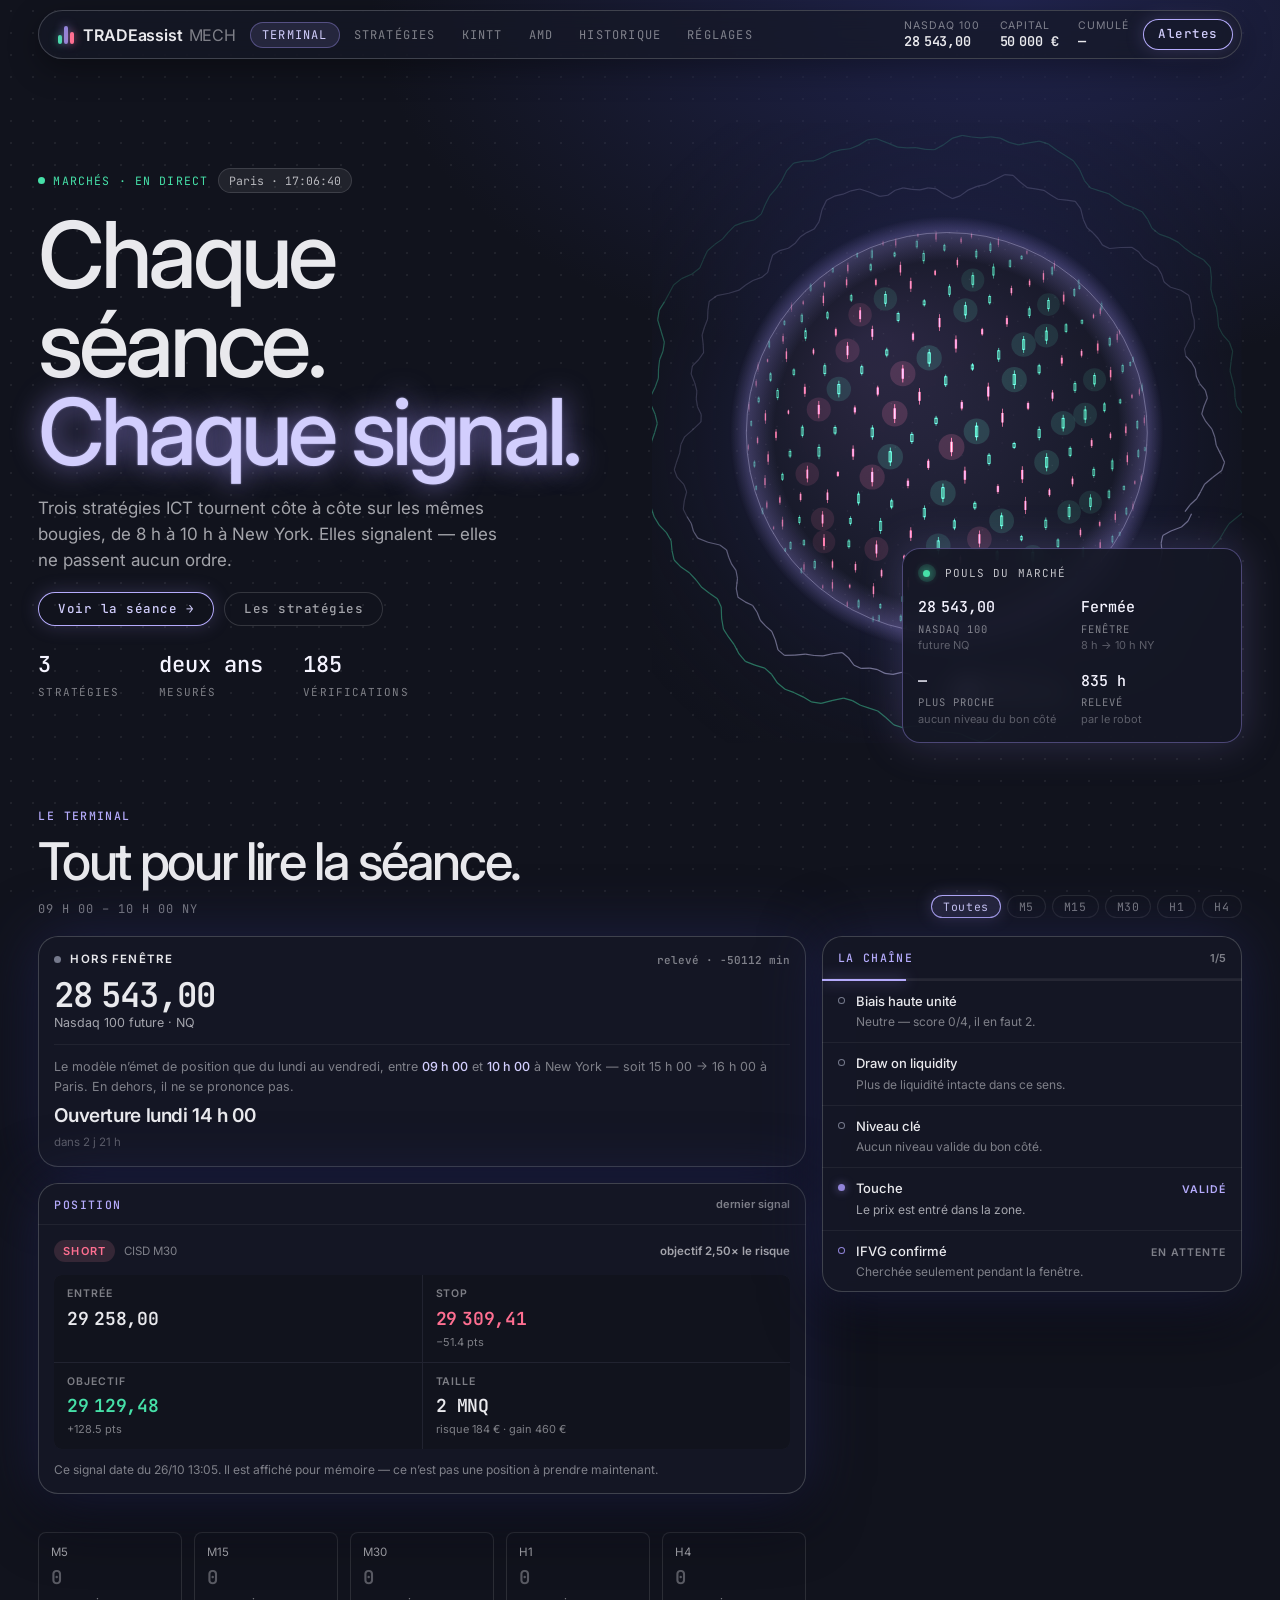
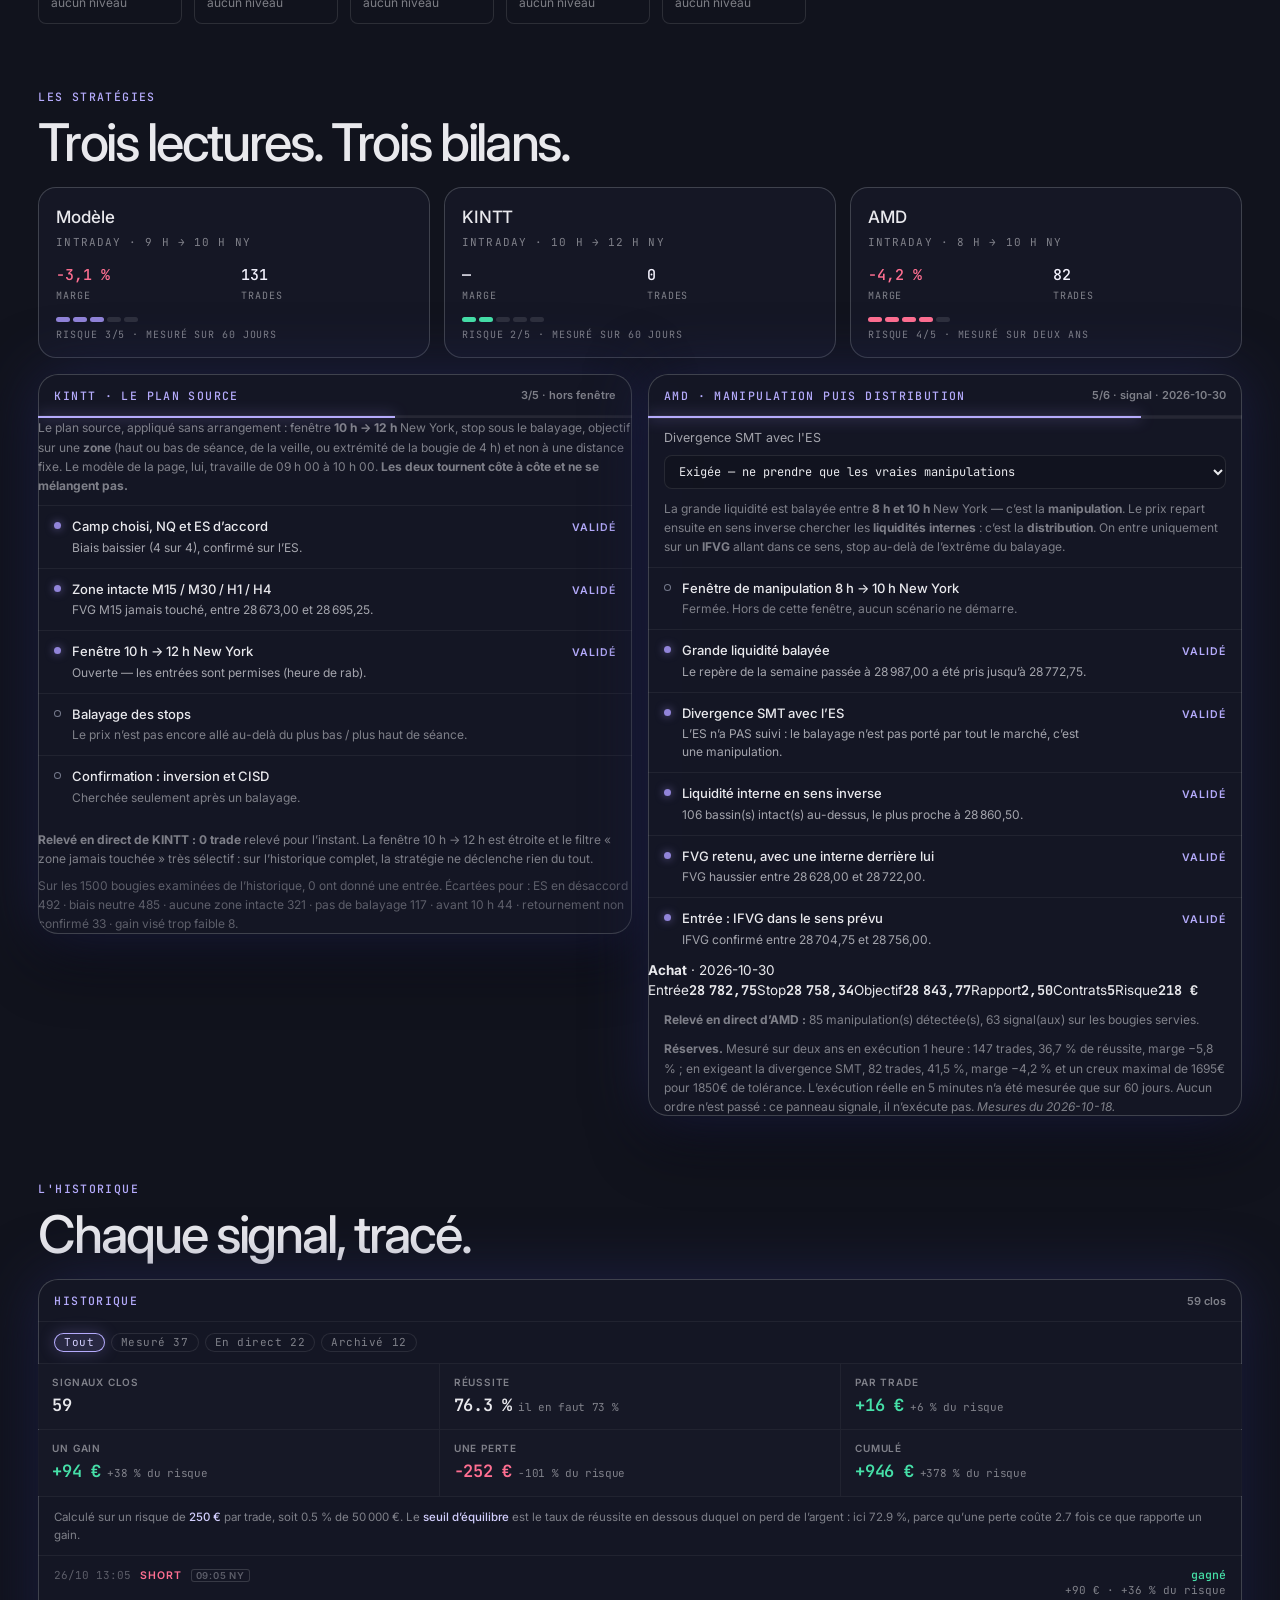
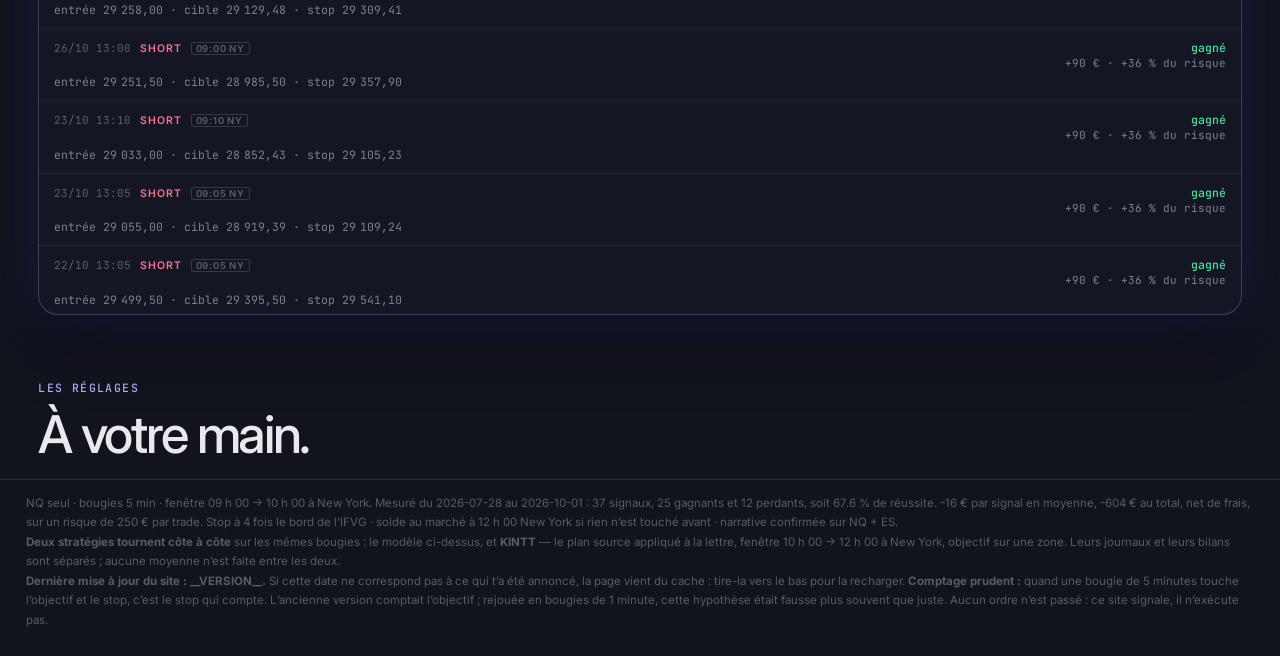
<file: index.html>
<!doctype html>
<html lang="fr">
<head>
<meta charset="utf-8">
<meta name="viewport" content="width=device-width,initial-scale=1,viewport-fit=cover">
<meta name="theme-color" content="#161826">
<meta name="description" content="TRADEassist — signaux MECH sur le Nasdaq 100 future.">
<title>TRADEassist</title>
<link rel="icon" href="data:image/svg+xml,<svg xmlns='http://www.w3.org/2000/svg' viewBox='0 0 32 32'><rect width='32' height='32' rx='8' fill='%23161826'/><circle cx='16' cy='16' r='5' fill='%239184d9'/></svg>">
<link rel="preconnect" href="https://fonts.googleapis.com">
<link rel="preconnect" href="https://fonts.gstatic.com" crossorigin>
<link href="https://fonts.googleapis.com/css2?family=Inter:wght@400;500;600&family=JetBrains+Mono:wght@400;500&display=swap" rel="stylesheet">
<style>
/* ═══════════════════════════════════════════════════════════════════════
   NOCTURNE v2 — système de design fourni avec la maquette Méridien.

   Fond sombre bleu-gris, JAMAIS de noir pur ni de blanc pur. Un seul accent,
   utilisé en TRAIT et en LUEUR, jamais en grand aplat. Les boutons primaires
   sont en contour, pas en remplissage plein. L'élévation est une hairline de
   1 px plus une lueur indigo, pas une pile d'ombres grises. Les titres ne
   dépassent jamais la graisse 500 : la hiérarchie se fait par la taille et
   par l'espace. Inter pour le texte, JetBrains Mono pour TOUS les chiffres,
   les libellés techniques et la navigation.

   ÉCART ASSUMÉ n° 1 — les couleurs de signal. Nocturne est une palette mono
   et ne porte aucune sémantique de gain/perte. Le handoff v2 ajoute une
   hausse #46e0a8 et une baisse #ff6f91, nettement plus saturées que les
   #6cc0a0 / #dd7f8e de la v1, à n'employer QUE sur des chiffres, des traits
   et des aplats à 18 % d'alpha au plus.

   ÉCART ASSUMÉ n° 2 — le responsive. Le handoff dit « cadre fixe 1320 px,
   terminal de bureau ». Ce site se consulte sur iPad et sur téléphone : les
   règles de repli ci-dessous sont les miennes, pas celles du designer, et
   une vérification en navigateur interdit tout débordement horizontal à
   390 px de large.

   CE QUI N'A PAS ÉTÉ REPRIS DE LA MAQUETTE, et c'est volontaire : ses
   sections (hero, sphère animée, bandeau de cours, carnet d'ordres, ticket
   d'achat) décrivent un courtier qui exécute des ordres. Ce site ne passe
   aucun ordre : il signale. Reprendre un ticket « Acheter BTC/USD » serait
   promettre une fonction qui n'existe pas. On reprend donc la PEAU — tokens,
   typographie, élévation, lueurs — et on garde nos panneaux.
   ═══════════════════════════════════════════════════════════════════════ */
:root{
  /* ── NOCTURNE v2 ─────────────────────────────────────────────────────
     Le fond de page descend d'un cran sous la couleur de surface : c'est ce
     qui fait ressortir les panneaux sans ajouter d'ombre. */
  --bg:#11131d; --surface:#232532; --panel:rgba(22,24,38,.90);
  --ink:#e9e9ed; --ink-fort:#f5f4ff; --acc:#9184d9;
  --a100:#f5f4ff; --a200:#e7e5fe; --a300:#d2cefd; --a400:#b5abfc;
  --a700:#5d5294; --a800:#423a6a;
  --n400:#b2b6ca; --n500:#9397ab; --n600:#75798c; --n800:#3f424d; --n900:#292b31;

  /* ÉCART ASSUMÉ vs Nocturne, demandé dans le handoff : des couleurs de
     signal saturées, « plus néon ». Elles ne servent QUE sur des chiffres,
     des traits et des aplats à 18 % d'alpha au plus — jamais en grand fond. */
  --gain:#46e0a8; --loss:#ff6f91;

  --muted:rgba(233,233,237,.68); --dim:rgba(233,233,237,.50); --faint:rgba(233,233,237,.34);
  --rule:rgba(233,233,237,.06); --rule2:rgba(233,233,237,.10); --div:rgba(233,233,237,.16);

  /* La lueur indigo : halo de fond, ombre des panneaux, fond du bandeau. */
  --glow:rgba(38,42,96,.60); --glow-fort:rgba(38,42,96,.75); --glow-faible:rgba(38,42,96,.35);

  --hair:0 0 0 1px var(--n800);
  /* L'élévation d'un panneau : une hairline, une lueur indigo, une ombre
     portée. Jamais une pile d'ombres grises. */
  --elev:inset 0 0 0 1px var(--n800), 0 0 60px var(--glow), 0 30px 60px rgba(0,0,0,.45);
  --elev-acc:inset 0 0 0 1.5px var(--a400), 0 0 30px rgba(145,132,217,.35);

  --r4:4px; --r6:6px; --r8:8px; --r14:14px; --r18:18px; --r20:20px; --pill:40px;
  --mono:"JetBrains Mono", ui-monospace, SFMono-Regular, Menlo, monospace;
}
*{box-sizing:border-box;margin:0;padding:0}
html{-webkit-text-size-adjust:100%}
body{
  background:var(--bg); color:var(--ink);
  font:400 13.5px/1.5 Inter,-apple-system,BlinkMacSystemFont,"Segoe UI",sans-serif;
  -webkit-font-smoothing:antialiased; text-rendering:optimizeLegibility;
  min-height:100vh; overflow-x:hidden;
  /* Trame de points et halo indigo : le fond n'est jamais un aplat. */
  background-image:
    radial-gradient(ellipse 70% 60% at 78% 0%, var(--glow-fort), transparent 70%),
    radial-gradient(rgba(233,233,237,.07) 1px, transparent 1px);
  background-size: auto, 22px 22px;
  background-attachment: fixed, fixed;
}
/* Les prix ne doivent jamais trembler quand ils tickent. */
/* Tous les chiffres en chasse fixe : sans cela une valeur qui se met à jour
   fait sauter la ligne entière. */
.mono,.num,input,table,.px,.bv,.jv{font-family:var(--mono);
  font-variant-numeric:tabular-nums;font-feature-settings:"tnum" 1}
h1,h2,h3{font-weight:500;letter-spacing:-.02em}
a{color:inherit}
button,input,select{font:inherit;color:inherit}
:focus-visible{outline:2px solid var(--acc);outline-offset:2px;border-radius:var(--r6)}

/* ── barre d'en-tête ─────────────────────────────────────────────────── */
/* La barre devient une PILULE FLOTTANTE : elle ne touche plus les bords, et
   l'élévation se fait par une hairline, pas par une bordure pleine largeur. */
.top{
  display:flex;align-items:center;gap:14px;padding:9px 9px 9px 20px;
  max-width:1320px;width:calc(100% - 2*clamp(16px,3vw,40px));margin:10px auto 0;
  border-radius:var(--pill);background:rgba(22,24,38,.72);
  -webkit-backdrop-filter:blur(10px);backdrop-filter:blur(10px);
  box-shadow:inset 0 0 0 1px var(--n800), 0 10px 30px rgba(0,0,0,.35);
  position:sticky;top:10px;z-index:40;
}
.brand{display:flex;align-items:center;gap:9px;flex:none}
/* Trois barres plutôt qu'une pastille : le logo dit « marché » avant de dire
   « marque ». Celle du milieu porte la lueur d'accent. */
.logo{display:flex;align-items:flex-end;gap:2px;height:18px;flex:none}
.logo i{width:4px;border-radius:2px;display:block;height:18px;
  background:var(--acc);box-shadow:0 0 10px rgba(145,132,217,.9)}
.logo i:first-child{height:9px;background:var(--gain);box-shadow:0 0 8px rgba(70,224,168,.6)}
.logo i:last-child{height:12px;background:var(--loss);box-shadow:0 0 8px rgba(255,111,145,.6)}
.wm{font-size:16px;font-weight:600;letter-spacing:-.01em;white-space:nowrap}
.wm span{color:var(--dim);font-weight:400;margin-left:6px}
.nav{display:flex;gap:2px;flex:none}
.nav a{
  padding:7px 12px;border-radius:var(--pill);color:var(--dim);
  font:400 12px/1 var(--mono);letter-spacing:.1em;text-transform:uppercase;
  text-decoration:none;white-space:nowrap;transition:background .12s,color .12s;
}
.nav a:hover{color:var(--ink)}
.nav a.on{background:rgba(145,132,217,.14);color:var(--a300);
  box-shadow:inset 0 0 0 1px rgba(145,132,217,.45)}
.sp{flex:1 1 auto;min-width:0}
.stats{display:flex;align-items:center;gap:20px;flex:none}
.st{display:flex;flex-direction:column;gap:1px;line-height:1.25}
.st b{font-size:13.5px;font-weight:600;letter-spacing:-.01em}
.st i{font-size:10.5px;font-style:normal;color:var(--dim);text-transform:uppercase;letter-spacing:.09em}
.st b.pos{color:var(--gain)} .st b.neg{color:var(--loss)}
/* Règle Nocturne : contour, jamais d'aplat plein. Le remplissage n'apparaît
   qu'au survol, et reste translucide. */
.btn{
  padding:9px 15px;border-radius:var(--pill);background:transparent;cursor:pointer;
  box-shadow:inset 0 0 0 1px var(--a400), 0 0 18px rgba(145,132,217,.25);
  color:var(--a300);font:500 12.5px/1 var(--mono);letter-spacing:.04em;
  border:0;white-space:nowrap;transition:background .12s;
}
.btn:hover{background:rgba(145,132,217,.18);
  box-shadow:inset 0 0 0 1px var(--a300), 0 0 26px rgba(145,132,217,.45)}
.btn:active{background:rgba(145,132,217,.30)}
.btn.q{box-shadow:inset 0 0 0 1px var(--div);color:var(--muted)}
.btn.q:hover{background:rgba(233,233,237,.05);color:var(--ink)}
.btn.on{background:rgba(145,132,217,.16);color:var(--a200)}
.btn[disabled]{opacity:.4;cursor:not-allowed}

/* ── grille principale ───────────────────────────────────────────────── */
/* Plus de deux colonnes pleine largeur collées aux bords : tout est centré
   à 1320 px comme la barre de navigation et les en-têtes de section. */
.wrap{max-width:1320px;margin:0 auto;padding:18px clamp(16px,3vw,40px) 0;
  display:grid;gap:16px;align-items:start;
  grid-template-columns:minmax(0,1fr) minmax(0,420px)}
.sec-b{max-width:1320px;margin:0 auto;padding:18px clamp(16px,3vw,40px) 0}
.duo{display:grid;gap:16px;grid-template-columns:repeat(auto-fit,minmax(min(100%,400px),1fr));
  align-items:start;margin-top:16px}
@media (max-width:1000px){.wrap{grid-template-columns:minmax(0,1fr)}}
.left{min-width:0;display:flex;flex-direction:column;gap:16px}
.right{min-width:0;display:flex;flex-direction:column;gap:16px}

.lede{display:flex;align-items:flex-end;gap:20px;margin-bottom:18px;flex-wrap:wrap}
.eyebrow{font-family:var(--mono);font-size:11.5px;font-weight:500;
  letter-spacing:.12em;text-transform:uppercase;color:var(--a400)}
.lede h1{font-size:27px;margin-top:6px;max-width:22ch}
.lede p{font-size:13.5px;color:var(--muted);max-width:44ch;margin-top:7px;text-wrap:pretty}
.chips{display:flex;gap:6px;flex-wrap:wrap;margin-left:auto}
.chip{
  padding:6px 12px;border-radius:var(--pill);cursor:pointer;border:0;
  font:400 11.5px/1 var(--mono);letter-spacing:.05em;
  background:transparent;box-shadow:inset 0 0 0 1px var(--rule2);color:var(--dim);
  transition:background .12s,color .12s,box-shadow .12s;white-space:nowrap;
}
.chip:hover{color:var(--ink)}
.chip.on{background:rgba(145,132,217,.16);color:var(--a300);
  box-shadow:inset 0 0 0 1px var(--a400), 0 0 16px rgba(145,132,217,.30)}


/* ── tuiles par unité de temps ───────────────────────────────────────── */
.tiles{display:grid;grid-template-columns:repeat(5,1fr);gap:12px;margin-top:22px}
.tile{
  padding:12px 13px;border-radius:var(--r8);
  box-shadow:inset 0 0 0 1px rgba(145,132,217,.25);background:rgba(145,132,217,.07);
}
.tile.off{box-shadow:inset 0 0 0 1px rgba(233,233,237,.12);background:transparent}
.tile.ret{box-shadow:inset 0 0 0 1px var(--acc);background:rgba(145,132,217,.16)}
.tile k{display:block;font-size:11.5px;color:var(--muted);font-weight:400}
.tile v{display:block;font-size:19px;font-weight:600;letter-spacing:-.02em;margin:3px 0 1px}
.tile s{display:block;font-size:12px;color:var(--dim);text-decoration:none}
.tile.off v{color:var(--faint)}

/* ── panneaux ────────────────────────────────────────────────────────── */
.pan{background:var(--panel);border-radius:var(--r20);box-shadow:var(--elev);
  overflow:hidden;-webkit-backdrop-filter:blur(6px);backdrop-filter:blur(6px)}
.pan-h{display:flex;align-items:center;gap:10px;padding:13px 16px 11px;border-bottom:1px solid var(--rule)}
.pan-h h2{font-family:var(--mono);font-size:11.5px;font-weight:500;
  letter-spacing:.12em;text-transform:uppercase;color:var(--a400)}
.tag{margin-left:auto;font-size:11px;font-weight:600;color:var(--dim);white-space:nowrap}
.pan-b{padding:14px 16px}
.empty{padding:20px 16px;color:var(--dim);font-size:12.5px;line-height:1.6}
.empty b{display:block;color:var(--muted);font-weight:500;font-size:13.5px;margin-bottom:3px}
.empty .hint{display:block;margin-top:7px;color:var(--faint);font-size:11.5px}

/* ── état de séance ──────────────────────────────────────────────────── */
.sess{padding:15px 16px}
.sess-t{display:flex;align-items:center;gap:9px}
.dot{width:7px;height:7px;border-radius:50%;background:var(--n600);flex:none}
.dot.on{background:var(--acc);box-shadow:0 0 10px rgba(145,132,217,.75);animation:br 2.2s ease-in-out infinite}
@keyframes br{0%,100%{opacity:1}50%{opacity:.35}}
.sess-t b{font-size:11.5px;font-weight:600;letter-spacing:.1em;text-transform:uppercase}
.sess-t .tag{font-size:11px}
.px{font-size:34px;font-weight:600;letter-spacing:-.03em;margin:9px 0 2px;line-height:1}
.sess-s{font-size:12.5px;color:var(--muted)}
.sess-w{
  margin-top:12px;padding-top:12px;border-top:1px solid var(--rule);
  font-size:12.5px;color:var(--dim);line-height:1.6;
}
.sess-w b{color:var(--a300);font-weight:500}
.cd{font-size:19px;font-weight:600;letter-spacing:-.02em;color:var(--ink);display:block;margin-top:4px}

/* ── la chaîne ───────────────────────────────────────────────────────── */
.gauge{height:2px;background:rgba(233,233,237,.08)}
.gauge i{display:block;height:100%;width:0;background:var(--a400);transition:width .4s ease;
  box-shadow:0 0 14px rgba(145,132,217,.9)}
.step{display:flex;align-items:flex-start;gap:11px;padding:11px 16px;border-top:1px solid var(--rule)}
.step:first-child{border-top:0}
.step::before{
  content:"";width:7px;height:7px;border-radius:50%;flex:none;margin-top:5px;
  background:transparent;box-shadow:inset 0 0 0 1px var(--n600);
}
.step.ok::before{background:var(--acc);box-shadow:0 0 9px rgba(145,132,217,.7)}
.step.wait::before{box-shadow:inset 0 0 0 1px var(--acc);animation:br 2.2s ease-in-out infinite}
.step-b{flex:1;min-width:0}
.step-t{display:block;font-size:13px;font-weight:500}
.step-d{display:block;font-size:12px;color:var(--dim);margin-top:2px;text-wrap:pretty}
.step.ok .step-d{color:var(--muted)}
.step-s{font-size:10.5px;font-weight:600;letter-spacing:.09em;text-transform:uppercase;
  color:var(--dim);flex:none;margin-top:3px}
.step.ok .step-s{color:var(--a400)}

/* ── la position ─────────────────────────────────────────────────────── */
.trade{padding:15px 16px}
.t-head{display:flex;align-items:center;gap:9px;margin-bottom:13px}
.t-dir{font-size:11px;font-weight:600;letter-spacing:.1em;padding:3px 9px;border-radius:var(--pill)}
.t-dir.long{color:var(--gain);background:rgba(108,192,160,.16)}
.t-dir.short{color:var(--loss);background:rgba(221,127,142,.16)}
.t-tf,.t-rr{font-size:11.5px;color:var(--dim)}
.t-rr{margin-left:auto;font-weight:600;color:var(--muted)}
.t-grid{display:grid;grid-template-columns:1fr 1fr;gap:1px;background:var(--rule);
  border-radius:var(--r8);overflow:hidden}
.t-cell{background:var(--bg);padding:11px 13px}
.t-k{font-size:10.5px;font-weight:600;letter-spacing:.09em;text-transform:uppercase;color:var(--dim)}
.t-v{font-size:18px;font-weight:600;letter-spacing:-.02em;margin-top:3px}
.t-v.sl{color:var(--loss)} .t-v.tp{color:var(--gain)}
.t-sub{font-size:11px;color:var(--dim);margin-top:2px}
.t-why{font-size:12px;color:var(--dim);margin-top:11px;line-height:1.6;text-wrap:pretty}

/* ── bilan + journal ─────────────────────────────────────────────────── */
.bilan{display:grid;grid-template-columns:repeat(3,1fr);gap:1px;background:var(--rule)}
.bilan>div{background:var(--panel);padding:11px 14px}
.bk{font-size:10px;font-weight:600;letter-spacing:.08em;text-transform:uppercase;color:var(--dim);
  white-space:nowrap;overflow:hidden;text-overflow:ellipsis}
.bv{font-size:17px;font-weight:600;letter-spacing:-.02em;margin-top:3px;white-space:nowrap}
.bv.pos{color:var(--gain)} .bv.neg{color:var(--loss)}
.bsub{font-size:11px;font-weight:400;color:var(--dim)}
.jr{display:grid;grid-template-columns:auto auto 1fr auto;gap:3px 9px;align-items:baseline;
  padding:10px 16px;border-top:1px solid var(--rule);font-size:12px}
.jr-d{color:var(--faint);font-size:11px}
.jr-s{font-size:10.5px;font-weight:600;letter-spacing:.08em}
.jr-s.long{color:var(--gain)} .jr-s.short{color:var(--loss)}
.jr-p{grid-column:1/-1;color:var(--dim);font-size:11.5px;min-width:0}
.jr-r{text-align:right;line-height:1.3;white-space:nowrap}
.jv{display:block;font-size:11.5px;font-weight:500}
.jn{display:block;font-size:11px;color:var(--dim)}
.jr-r.pos .jv{color:var(--gain)} .jr-r.neg .jv{color:var(--loss)} .jr-r.open .jv{color:var(--a400)}

.jfilters{display:flex;gap:6px;padding:11px 16px;border-bottom:1px solid var(--rule)}
.jfilters .chip{padding:4px 10px;font-size:11px}
#journal{max-height:360px;overflow-y:auto;overscroll-behavior:contain}
.jr-t{font-size:9.5px;font-weight:600;letter-spacing:.08em;text-transform:uppercase;
  color:var(--faint);box-shadow:inset 0 0 0 1px var(--div);border-radius:3px;padding:1px 5px}
.note{padding:11px 16px;font-size:11.5px;color:var(--dim);line-height:1.6;
  border-top:1px solid var(--rule)}
.note b{color:var(--a300);font-weight:500}

/* ── réglages ────────────────────────────────────────────────────────── */
#settings{display:none}
#settings.open{display:block}
.fld{display:grid;grid-template-columns:1fr auto;gap:10px;align-items:center;
  padding:10px 16px;border-top:1px solid var(--rule)}
.fld label{font-size:12.5px;color:var(--muted);min-width:0}
.fld input,.fld select{
  background:rgba(17,19,29,.7);border:0;box-shadow:inset 0 0 0 1px var(--rule2);
  border-radius:var(--r8);color:var(--ink);
  padding:8px 11px;font:400 12.5px/1.3 var(--mono);width:170px;max-width:46vw;
}
/* Le sélecteur SMT porte une PHRASE, pas une valeur. Dans la colonne étroite
   où vit le panneau AMD, la grille « libellé | champ » le fait déborder : il
   prend donc toute la ligne, sous son libellé. */
#pan-amd .fld{grid-template-columns:1fr;gap:7px}
#pan-amd .fld select{width:100%;max-width:none;font-size:12px}
/* Les blocs d'explication du panneau AMD sont des enfants directs de #amd,
   qui n'a pas de marge intérieure — sans cette règle ils touchent le bord,
   alors que les étapes à côté sont en retrait de 16 px. */
#amd > .t-why{padding-inline:16px}
#amd > .empty{padding-inline:16px}
.fld input::placeholder{color:var(--faint)}
.fld input:focus,.fld select:focus{box-shadow:inset 0 0 0 1px var(--a400),
  0 0 18px rgba(145,132,217,.30)}
.acts{display:flex;gap:8px;flex-wrap:wrap;padding:13px 16px;border-top:1px solid var(--rule)}
.msg{padding:0 16px 14px;font-size:11.5px;color:var(--dim);line-height:1.6}
.msg b{color:var(--a300);font-weight:500}
.foot{padding:14px 26px 26px;font-size:11.5px;color:var(--faint);
  border-top:1px solid var(--rule2);line-height:1.7}

/* ── repli — écart assumé, voir l'en-tête ────────────────────────────── */
@media (max-width:1180px){
  .top{gap:12px}
  .stats{gap:14px}
  .wrap{flex-direction:column}
  .left{border-right:0;border-bottom:1px solid var(--rule2)}
  .right{flex:1 1 auto;width:auto;padding:18px 22px 26px}
  .tiles{grid-template-columns:repeat(3,1fr)}
}
@media (max-width:720px){
  .top{padding:12px 16px;gap:12px;flex-wrap:wrap}
  .sp{display:none}
  .nav{order:3;width:100%;overflow-x:auto;-webkit-overflow-scrolling:touch}
  .stats{gap:14px;margin-left:auto}
  .st i{display:none}
  .left{padding:18px 16px 22px}
  .right{padding:16px 16px 24px}
  .lede h1{font-size:22px}
  .chips{margin-left:0;width:100%}
  .tiles{grid-template-columns:repeat(2,1fr)}
  .scope{min-height:320px}
  .px{font-size:28px}
  .bilan{grid-template-columns:repeat(2,1fr)}
  .jr{grid-template-columns:auto auto 1fr;row-gap:3px}
  .jr-r{grid-column:1/-1;text-align:left;display:flex;gap:8px;align-items:baseline}
  .foot{padding:14px 16px 24px}
}
@media (prefers-reduced-motion:reduce){
  *{animation-duration:.01ms!important;transition-duration:.01ms!important}
}
.strats{display:flex;flex-wrap:wrap;gap:10px 16px}
.chk{display:inline-flex;align-items:center;gap:6px;cursor:pointer;
     padding:6px 11px;box-shadow:inset 0 0 0 1px var(--rule2);border-radius:var(--pill);
     font:400 12px/1 var(--mono);letter-spacing:.04em}
.chk input{cursor:pointer}


/* ═══ LE HERO ═══════════════════════════════════════════════════════════
   Repris de la maquette : grille auto-fit, grand titre en clamp, la seconde
   ligne en accent avec sa lueur. Le conteneur est borné à 1320 px comme la
   barre de navigation, pour que les deux s'alignent. */
.hero{max-width:1320px;margin:0 auto;padding:clamp(28px,5vw,64px) clamp(16px,3vw,40px) 0}
.hero-g{display:grid;gap:24px;align-items:center;
  grid-template-columns:repeat(auto-fit,minmax(min(100%,440px),1fr))}
.hero-l{display:flex;flex-direction:column;gap:18px;min-width:0}
.hero-top{display:flex;align-items:center;gap:10px;flex-wrap:wrap}
.live-b{display:inline-flex;align-items:center;gap:8px;color:var(--gain);
  font:400 11.5px/1 var(--mono);letter-spacing:.1em;text-transform:uppercase}
.live-b i{width:7px;height:7px;border-radius:50%;background:var(--gain);
  animation:pulse 2s ease-in-out infinite}
@keyframes pulse{0%,100%{opacity:.45;box-shadow:0 0 0 0 rgba(70,224,168,.6)}
  50%{opacity:1;box-shadow:0 0 0 6px rgba(70,224,168,0)}}
.clock{font-size:11.5px;padding:4px 11px;border-radius:var(--pill);
  background:rgba(233,233,237,.07);box-shadow:inset 0 0 0 1px rgba(233,233,237,.14);
  color:rgba(233,233,237,.75)}
.hero-h1{font-size:clamp(40px,7.2vw,96px);font-weight:500;line-height:.96;
  letter-spacing:-.05em;text-wrap:balance}
.hero-h1 span{color:var(--a300);
  text-shadow:0 0 28px rgba(145,132,217,.85),0 0 2px rgba(210,206,253,.6)}
.hero-lede{font-size:17px;line-height:1.55;color:var(--muted);max-width:470px;text-wrap:pretty}
.hero-cta{display:flex;gap:10px;flex-wrap:wrap}
.hero-cta .btn{text-decoration:none;display:inline-flex;align-items:center;padding:11px 20px}
.hero-facts{display:flex;gap:clamp(18px,4vw,40px);flex-wrap:wrap;margin-top:4px}
.hero-facts b{display:block;font-size:22px;font-weight:500;color:var(--ink-fort)}
.hero-facts i{display:block;font:400 11px/1 var(--mono);letter-spacing:.1em;
  text-transform:uppercase;color:var(--dim);margin-top:6px;font-style:normal}

/* La sphère déborde volontairement de son cadre, comme dans la maquette. */
.hero-r{position:relative;height:clamp(380px,52vw,620px);min-width:0}
.hero-r candle-sphere{position:absolute;inset:-40px -20px}
.pulse{position:absolute;right:0;bottom:0;width:min(340px,92%);padding:16px;
  border-radius:var(--r18);background:rgba(22,24,38,.86);
  -webkit-backdrop-filter:blur(12px);backdrop-filter:blur(12px);
  box-shadow:inset 0 0 0 1px rgba(145,132,217,.45),0 0 40px rgba(145,132,217,.25)}
.pulse-h{display:flex;align-items:center;gap:9px;margin-bottom:14px;
  font:400 11px/1 var(--mono);letter-spacing:.1em;text-transform:uppercase;
  color:rgba(233,233,237,.82)}
.pdot{width:18px;height:18px;border-radius:50%;display:grid;place-items:center;
  background:rgba(70,224,168,.14)}
.pdot i{width:7px;height:7px;border-radius:50%;background:var(--gain);
  box-shadow:0 0 8px var(--gain)}
.pulse-g{display:grid;grid-template-columns:repeat(2,minmax(0,1fr));gap:16px 18px}
.pulse-g div b{display:block;font-family:var(--mono);font-size:15px;font-weight:500;
  color:var(--ink-fort)}
.pulse-g div i{display:block;font:400 10.5px/1 var(--mono);letter-spacing:.1em;
  text-transform:uppercase;color:var(--dim);margin-top:5px;font-style:normal}
.pulse-g div u{display:block;font-size:11px;color:var(--faint);margin-top:3px;
  text-decoration:none}

/* ═══ LES CARTES DE STRATÉGIE ═══════════════════════════════════════════
   Reprises de la maquette : une carte par stratégie, avec sa jauge de risque
   en segments. Cliquer une carte fait défiler jusqu'à son panneau — elle ne
   l'ACTIVE pas : les trois tournent en permanence, et c'est voulu. */
.cartes{display:grid;gap:14px;grid-template-columns:repeat(auto-fit,minmax(min(100%,240px),1fr))}
.carte{position:relative;text-align:left;cursor:pointer;border:0;padding:18px;
  border-radius:var(--r18);background:var(--panel);color:var(--ink);
  box-shadow:inset 0 0 0 1px var(--n800);transition:box-shadow .18s,background .18s}
.carte:hover{box-shadow:inset 0 0 0 1px var(--n600),0 0 24px rgba(145,132,217,.18)}
.carte.on{box-shadow:var(--elev-acc)}
.carte-n{font-size:17px;font-weight:500;letter-spacing:-.01em}
.carte-h{font:400 11px/1 var(--mono);letter-spacing:.1em;text-transform:uppercase;
  color:var(--dim);margin-top:6px}
.carte-g{display:grid;grid-template-columns:repeat(2,minmax(0,1fr));gap:12px 14px;margin-top:16px}
.carte-g b{display:block;font-family:var(--mono);font-size:15px;font-weight:500;color:var(--ink-fort)}
.carte-g i{display:block;font:400 10px/1 var(--mono);letter-spacing:.09em;
  text-transform:uppercase;color:var(--dim);margin-top:5px;font-style:normal}
.carte-g .pos{color:var(--gain)} .carte-g .neg{color:var(--loss)}
.risq{display:flex;gap:3px;margin-top:16px}
.risq s{width:14px;height:5px;border-radius:3px;background:rgba(233,233,237,.12)}
.risq s.f{background:var(--acc)}
.risq s.f.hi{background:var(--loss)} .risq s.f.lo{background:var(--gain)}
.risq-l{font:400 10px/1 var(--mono);letter-spacing:.09em;text-transform:uppercase;
  color:var(--dim);margin-top:8px}

/* ═══ LE BANDEAU DÉFILANT ═══════════════════════════════════════════════
   Il porte les distances par unité de temps, qui sont déjà calculées et
   vraies. Un bandeau de cours inventés n'aurait été qu'une décoration
   mensongère sur une page qui affiche de vrais prix. */
.mq{margin-top:clamp(28px,5vw,56px);padding:15px 0;overflow:hidden;
  background:var(--glow-faible);
  border-top:1px solid rgba(145,132,217,.25);border-bottom:1px solid rgba(145,132,217,.25)}
.mq-t{display:flex;gap:34px;width:max-content;animation:mq 48s linear infinite;
  font:400 14px/1 var(--mono);white-space:nowrap}
.mq-t span{color:var(--dim)}
.mq-t b{color:var(--ink);font-weight:500}
.mq-t em{font-style:normal}
@keyframes mq{from{transform:translateX(0)}to{transform:translateX(-50%)}}
.mq:hover .mq-t{animation-play-state:paused}

/* ═══ LES EN-TÊTES DE SECTION ═══════════════════════════════════════════ */
.sec-h{max-width:1320px;margin:0 auto;padding:clamp(34px,5vw,64px) clamp(16px,3vw,40px) 0;
  display:flex;align-items:flex-end;justify-content:space-between;gap:24px;flex-wrap:wrap}
.sec-h h2{font-size:clamp(28px,4.4vw,52px);font-weight:500;line-height:1;
  letter-spacing:-.045em;max-width:720px;text-wrap:balance;margin-top:12px}
/* La fenêtre de la séance : elle était portée par l'eyebrow du bloc radar,
   supprimé avec lui. Elle vit maintenant sous le titre de la section. */
.sec-s{font-size:12px;letter-spacing:.08em;text-transform:uppercase;
  color:var(--dim);margin-top:12px}

@media (max-width:900px){
  .hero-r{height:clamp(300px,70vw,420px)}
  .pulse{position:static;width:100%;margin-top:14px}
  .hero-r candle-sphere{inset:-10px}
}
@media (prefers-reduced-motion:reduce){
  .mq-t{animation:none}
  .live-b i{animation:none}
}
</style>
</head>
<body>

<header class="top">
  <div class="brand">
    <span class="logo" aria-hidden="true"><i></i><i></i><i></i></span>
    <span class="wm">TRADEassist<span>MECH</span></span>
  </div>
  <nav class="nav">
    <a href="#scope" class="on">Terminal</a>
    <a href="#strategies">Stratégies</a>
    <a href="#pan-kintt">KINTT</a>
    <a href="#pan-amd">AMD</a>
    <a href="#pan-journal">Historique</a>
    <a href="#settings" id="n-set">Réglages</a>
  </nav>
  <span class="sp"></span>
  <div class="stats">
    <div class="st"><i>Nasdaq 100</i><b class="mono" id="px-top">—</b></div>
    <div class="st"><i>Capital</i><b class="mono" id="cap-top">—</b></div>
    <div class="st"><i>Cumulé</i><b class="mono" id="pnl-top">—</b></div>
  </div>
  <button class="btn" id="b-alert" title="Activer les alertes">Alertes</button>
</header>

<!-- ── LE HERO ──────────────────────────────────────────────────────────
     Repris de la maquette Méridien : badge en direct, horloge, grand titre,
     trois faits, et la sphère de chandeliers. Tous les chiffres affichés ici
     sont RÉELS — l'état de la fenêtre, le prix, le retard du relevé. La
     maquette y mettait des prix inventés ; sur une page qui en affiche de
     vrais dix centimètres plus bas, c'eût été le seul chiffre faux. -->
<section class="hero">
  <div class="hero-g">
    <div class="hero-l">
      <div class="hero-top">
        <span class="live-b"><i></i>Marchés · en direct</span>
        <span class="clock mono" id="h-clock">Paris · —</span>
      </div>
      <h1 class="hero-h1">Chaque séance.<br><span>Chaque signal.</span></h1>
      <p class="hero-lede">Trois stratégies ICT tournent côte à côte sur les mêmes
        bougies, de 8 h à 10 h à New York. Elles signalent — elles ne passent
        aucun ordre.</p>
      <div class="hero-cta">
        <a class="btn" href="#scope">Voir la séance →</a>
        <a class="btn q" href="#pan-amd">Les stratégies</a>
      </div>
      <div class="hero-facts">
        <div><b class="mono">3</b><i>Stratégies</i></div>
        <div><b class="mono" id="h-duree">—</b><i>Mesurés</i></div>
        <div><b class="mono" id="h-verif">—</b><i>Vérifications</i></div>
      </div>
    </div>

    <div class="hero-r">
      <candle-sphere mode="Chandeliers" glow="1" animate="true"
        up="#46e0a8" down="#ff6f91" accent="#9184d9"></candle-sphere>
      <div class="pulse" id="pulse">
        <div class="pulse-h"><span class="pdot"><i></i></span>Pouls du marché</div>
        <div class="pulse-g" id="pulse-g"></div>
      </div>
    </div>
  </div>
</section>

<!-- Le bandeau défilant porte les distances par unité de temps, qui sont
     déjà calculées et vraies. Un bandeau de cours inventés n'aurait rien
     apporté qu'une décoration mensongère. -->
<div class="mq" id="mq" aria-hidden="true"><div class="mq-t" id="mq-t"></div></div>

<!-- ═══ LE TERMINAL ═══════════════════════════════════════════════════
     La maquette appelle cette section « le terminal ». Chez nous elle porte
     la séance, la position et la chaîne de décision — pas un carnet d'ordres
     ni un ticket d'achat : ce site ne passe aucun ordre, il signale.

     LE RADAR A ÉTÉ RETIRÉ. C'était un nuage de points polaires où l'angle
     codait l'unité de temps et le rayon la distance au prix : il fallait lire
     une légende pour comprendre un seul chiffre, que les tuiles donnent en
     clair juste en dessous. -->
<div class="sec-h">
  <div>
    <div class="eyebrow">Le terminal</div>
    <h2>Tout pour lire la séance.</h2>
    <div class="sec-s mono" id="tf-tag">—</div>
  </div>
  <div class="chips" id="chips"></div>
</div>

<div class="wrap" id="scope">
  <main class="left">
    <section class="pan">
      <div class="sess">
        <div class="sess-t">
          <span class="dot" id="sdot"></span>
          <b id="stxt">Séance</b>
          <span class="tag mono" id="age">—</span>
        </div>
        <div class="px mono" id="px">—</div>
        <div class="sess-s" id="chg">Nasdaq 100 future · NQ</div>
        <div class="sess-w" id="sess-why"></div>
      </div>
    </section>

    <section class="pan" id="pan-trade">
      <div id="trade"></div>
    </section>

    <div class="tiles" id="tfs"></div>
  </main>

  <aside class="right">
    <section class="pan" id="pan-chain">
      <div class="pan-h"><h2>La chaîne</h2><span class="tag" id="chain-tag">—</span></div>
      <div class="gauge"><i id="gauge"></i></div>
      <div id="chain"></div>
    </section>
  </aside>
</div>

<!-- ═══ LES STRATÉGIES ════════════════════════════════════════════════
     Trois lectures du même marché, sur les mêmes bougies, avec des bilans
     SÉPARÉS. Une moyenne des trois ne décrirait aucune des trois. -->
<div class="sec-h" id="strategies">
  <div>
    <div class="eyebrow">Les stratégies</div>
    <h2>Trois lectures. Trois bilans.</h2>
  </div>
</div>
<div class="sec-b">
  <div class="cartes" id="cartes"></div>
  <div class="duo">
    <!-- ── KINTT ────────────────────────────────────────────────────────
         La seconde stratégie : le plan source suivi à la lettre, fenêtre
         10 h → 12 h New York. Elle tourne à côté du modèle, sur les mêmes
         bougies, et ne le remplace pas. Les deux bilans restent séparés :
         une moyenne des deux ne décrirait ni l'une ni l'autre.          -->
    <section class="pan" id="pan-kintt">
      <div class="pan-h"><h2>KINTT · le plan source</h2>
        <span class="tag" id="k-tag">—</span></div>
      <div class="gauge"><i id="k-gauge"></i></div>
      <div id="kintt"></div>
    </section>

    <!-- ── AMD ──────────────────────────────────────────────────────────
         Manipulation puis distribution. La grande liquidité est balayée dans
         la fenêtre du matin, puis le prix repart en sens inverse chercher les
         liquidités internes. L'entrée se fait uniquement sur un IFVG allant
         dans le sens prévu, et la divergence SMT avec l'ES dit si le balayage
         était une vraie manipulation.

         Les trois stratégies tournent côte à côte sur les mêmes bougies et
         gardent des bilans séparés : une moyenne des trois ne décrirait
         aucune des trois.                                               -->
    <section class="pan" id="pan-amd">
      <div class="pan-h"><h2>AMD · manipulation puis distribution</h2>
        <span class="tag" id="a-tag">—</span></div>
      <div class="gauge"><i id="a-gauge"></i></div>
      <div class="fld"><label for="a-smt">Divergence SMT avec l'ES</label>
        <select id="a-smt">
          <option value="exige">Exigée — ne prendre que les vraies manipulations</option>
          <option value="ignore">Ignorée — prendre tous les balayages</option>
          <option value="confirme">Inversée — ne prendre que les balayages confirmés</option>
        </select></div>
      <div id="amd"></div>
    </section>
  </div>
</div>

<!-- ═══ L'HISTORIQUE ══════════════════════════════════════════════════ -->
<div class="sec-h">
  <div>
    <div class="eyebrow">L'historique</div>
    <h2>Chaque signal, tracé.</h2>
  </div>
</div>
<div class="sec-b">
    <section class="pan" id="pan-journal">
      <div class="pan-h"><h2>Historique</h2><span class="tag" id="j-tag">—</span></div>
      <div class="jfilters" id="jchips"></div>
      <div id="bilan"></div>
      <div id="journal"></div>
    </section>
</div>

<!-- ═══ LES RÉGLAGES ══════════════════════════════════════════════════ -->
<div class="sec-h">
  <div>
    <div class="eyebrow">Les réglages</div>
    <h2>À votre main.</h2>
  </div>
</div>
<div class="sec-b">
    <section class="pan" id="settings">
      <div class="pan-h"><h2>Réglages</h2></div>
      <div class="fld"><label for="c-capital">Capital</label>
        <input id="c-capital" type="number" min="100" step="100" class="mono"></div>
      <div class="fld"><label for="c-devise">Devise</label>
        <select id="c-devise"><option value="EUR">EUR</option><option value="USD">USD</option></select></div>
      <div class="fld"><label for="c-risque">Risque par position (%)</label>
        <input id="c-risque" type="number" min="0.05" max="5" step="0.05" class="mono"></div>
      <div class="fld"><label for="c-contrat">Contrat</label>
        <select id="c-contrat"><option value="MNQ">MNQ (micro)</option><option value="NQ">NQ (plein)</option></select></div>
      <div class="msg" id="c-msg"></div>
      <div class="fld"><label>Stratégies affichées</label>
        <div id="c-strats" class="strats"></div></div>
      <div class="msg">
        Décocher une stratégie masque son panneau. Elle continue d'être
        calculée : masquer n'est pas éteindre, et son historique reste intact.
      </div>
      <div class="fld"><label for="tok">Jeton OANDA (temps réel)</label>
        <input id="tok" type="password" autocomplete="off" spellcheck="false"
               placeholder="xxxxxxxx-xxxxxxxxxxxxxxxx"></div>
      <div class="acts">
        <button class="btn" id="b-save">Enregistrer</button>
        <button class="btn q" id="b-clear">Retirer</button>
        <button class="btn q" id="b-corr">Vérifier la corrélation</button>
        <button class="btn q" id="b-reset">Vider le journal</button>
      </div>
      <div class="msg" id="setmsg">
        Le jeton reste dans ce navigateur. Sans lui, les bougies viennent de
        Yahoo avec environ dix minutes de retard.
      </div>
    </section>
</div>

<footer class="foot">
  NQ seul · bougies 5 min · fenêtre <span id="f-fen">—</span> à New York.
  <span id="f-mes">—</span>
  Stop à <span id="f-slx">—</span> fois le bord de l’IFVG · solde au marché à
  <span id="f-sortie">—</span> New York si rien n’est touché avant ·
  narrative confirmée sur <span id="f-conf">—</span>.
  <br><b>Deux stratégies tournent côte à côte</b> sur les mêmes bougies : le modèle ci-dessus,
  et <b>KINTT</b> — le plan source appliqué à la lettre, fenêtre <span id="f-kfen">—</span>
  à New York, objectif sur une zone. Leurs journaux et leurs bilans sont séparés ;
  aucune moyenne n’est faite entre les deux.
  <br><b>Dernière mise à jour du site : __VERSION__.</b>
  Si cette date ne correspond pas à ce qui t’a été annoncé, la page vient du cache :
  tire-la vers le bas pour la recharger.
  <b>Comptage prudent :</b> quand une bougie de 5 minutes touche l’objectif et le stop, c’est le
  stop qui compte. L’ancienne version comptait l’objectif ; rejouée en bougies de 1 minute, cette
  hypothèse était fausse plus souvent que juste. Aucun ordre n’est passé : ce site signale, il
  n’exécute pas.
</footer>
<script src="js/cfd.js"></script>
<script src="js/nq.js"></script>
<script src="js/structure.js"></script>
<script src="js/position.js"></script>
<script src="js/modele.js"></script>
<script src="js/kintt.js"></script>
<script src="js/dol.js"></script>
<script src="js/amd.js"></script>
<script src="js/sphere.js"></script>
<script src="js/compte.js"></script>
<script src="js/history.js"></script>
<script src="js/mesure.js"></script>
<script src="js/notif.js"></script>
<script>
'use strict';
const $ = s => document.querySelector(s);
const fmt = n => n == null ? '—' : Number(n).toLocaleString('fr-FR',{minimumFractionDigits:2,maximumFractionDigits:2});
const fmt0 = n => n == null ? '—' : Math.round(n).toLocaleString('fr-FR');
// Le handoff impose le vrai signe moins U+2212, pas un trait d'union.
const sgn = (v,d=2) => (v>0?'+':v<0?'−':'') + Math.abs(v).toFixed(d);
let D = null, FILTRE = 'Toutes';

const ACC='#9184d9', ACC3='#d2cefd', INK='#e9e9ed';
const hexA=(h,a)=>{const n=parseInt(h.slice(1),16);
  return 'rgba('+(n>>16&255)+','+(n>>8&255)+','+(n&255)+','+a+')';};

const TFS = ['M5','M15','M30','H1','H4'];
const hh = m => String(Math.floor(m/60)).padStart(2,'0') + ' h ' + String(m%60).padStart(2,'0');

/* ── en-tête + état de séance ───────────────────────────────────────── */
function duree(ms){
  if(ms == null) return '—';
  const m = Math.round(ms/60000), j = Math.floor(m/1440), h = Math.floor(m%1440/60), r = m%60;
  if(j) return j + ' j ' + h + ' h';
  if(h) return h + ' h ' + String(r).padStart(2,'0');
  return r + ' min';
}
// « dans 1 j 0 h » ne dit rien à personne. On nomme le moment : « lundi
// 15 h 00 », à l'heure de celui qui regarde l'écran.
function moment(ms){
  if(ms == null) return '—';
  const d = new Date(Date.now() + ms);
  const j = d.toLocaleDateString('fr-FR',{weekday:'long'});
  const h = d.toLocaleTimeString('fr-FR',{hour:'2-digit',minute:'2-digit'}).replace(':','\u00a0h\u00a0');
  const auj = new Date();
  const dem = ms < 36*3600000 && d.getDate() !== auj.getDate();
  return (dem && (d - auj) < 36*3600000 && d.getDay() === (auj.getDay()+1)%7 ? 'demain' : j) + ' ' + h;
}
function paintTop(){
  const p = D ? fmt(D.prix) : '—';
  $('#px').textContent = p; $('#px-top').textContent = p;

  const age = D && D.derniereBougie ? Math.round((Date.now() - D.derniereBougie)/60000) : null;
  const src = D && D.source === 'cfd' ? 'OANDA' : D && D.source === 'robot' ? 'relevé' : 'Yahoo';
  $('#age').textContent = age == null ? '—' : src + ' · −' + age + ' min';

  const f = window.Modele ? Modele.fenetre() : null;
  const c = window.Modele ? Modele.CFG : null;
  if(f){
    $('#sdot').className = 'dot' + (f.ouverte ? ' on' : '');
    $('#stxt').textContent = f.ouverte ? 'Fenêtre ouverte' : 'Hors fenêtre';
    // La raison du silence est écrite noir sur blanc : c'est exactement ce
    // qui manquait — le site se taisait sans dire pourquoi.
    $('#sess-why').innerHTML = f.ouverte
      ? 'Le modèle regarde le marché. Il reste <b>' + duree(f.ms) + '</b> avant la fermeture ' +
        'de la fenêtre.<span class="cd">' + duree(f.ms) + ' de balayage</span>'
      : 'Le modèle n’émet de position que du lundi au vendredi, entre <b>' +
        hh(c.ghDeb) + '</b> et <b>' + hh(c.ghFin) + '</b> à New York — ' +
        'soit 15 h 00 → 16 h 00 à Paris. En dehors, il ne se prononce pas.' +
        '<span class="cd">Ouverture ' + moment(f.ms) + '</span>' +
        '<span style="color:var(--faint);font-size:11.5px">dans ' + duree(f.ms) + '</span>';
  }
  if(window.Compte){
    const r = Compte.lire();
    $('#cap-top').textContent = fmt0(r.capital) + ' ' + Compte.sym(r.devise);
  }
  if(window.History){
    const b = History.bilan('MECH'), uR = window.Compte ? Compte.uniteR() : 0;
    const e = $('#pnl-top');
    // En euros : le R ne veut rien dire pour qui regarde son compte.
    const u = window.Compte ? Compte.uniteR() : 250;
    const d = window.Compte ? Compte.sym(Compte.lire().devise) : ' €';
    e.textContent = b.total ? sgn(Math.round(b.rsum * u), 0) + d : '—';
    e.className = 'mono' + (b.rsum > 0 ? ' pos' : b.rsum < 0 ? ' neg' : '');
    e.title = b.total ? Math.round(b.rsum*uR) + ' ' + (window.Compte?Compte.sym(Compte.lire().devise):'') : '';
  }
}

/* ── la chaîne du modèle mesuré ─────────────────────────────────────── */
function paintChain(){
  const box = $('#chain');
  if(!D){ box.innerHTML = '<div class="empty"><b>Aucune donnée</b>Récupération des bougies NQ…</div>'; return; }
  const c = Modele.CFG;

  const etapes = [
    { t:'Biais haute unité',
      ok: D.dir !== 0,
      d: D.dir === 0 ? 'Neutre — score ' + D.score + '/4, il en faut ' + c.seuil + '.'
                     : (D.dir > 0 ? 'Haussier' : 'Baissier') + ' — score ' + Math.abs(D.score) + '/4.',
      long:'Respect des FVG en 1 jour, 4 h, 1 h et 15 min. Neutre = aucune position.' },
    { t:'Draw on liquidity',
      ok: D.dol != null,
      d: D.dol != null ? 'Liquidité intacte à ' + fmt(D.dol) + '.' : 'Plus de liquidité intacte dans ce sens.',
      long:'Swing 1 h non encore balayé, le plus proche dans le sens du biais.' },
    { t:'Niveau clé',
      ok: !!D.key,
      d: D.key ? D.key.type + ' ' + D.key.tf + ' · ' + fmt(D.key.bas) + ' – ' + fmt(D.key.haut)
               : 'Aucun niveau valide du bon côté.',
      long:'FVG, ITL/ITH, CISD ou Rejection Block, de M5 à H4.' },
    { t:'Touche',
      ok: D.etat === 'ATTEND_IFVG',
      attente: D.etat === 'ATTEND_TOUCHE',
      d: D.etat === 'ATTEND_IFVG' ? 'Le prix est entré dans la zone.'
         : D.etat === 'ATTEND_TOUCHE' ? 'Niveau repéré, le prix n’y est pas encore.'
         : D.hors ? 'Suivie seulement pendant la fenêtre.' : 'Pas de niveau en attente.',
      long:'On n’entre pas parce que le niveau existe : il faut que le prix y vienne.' },
    { t:'IFVG confirmé',
      ok: !!D.ifvg,
      attente: D.etat === 'ATTEND_IFVG' && !D.ifvg,
      d: D.ifvg ? 'Inversion ' + D.ifvg.tf + ' validée par clôture de corps.'
                : D.hors ? 'Cherchée seulement pendant la fenêtre.' : 'Aucune inversion dans la jambe.',
      long:'Plus haute unité disponible de 5 min vers 1 min. Le simple contact ne suffit pas.' }
  ];

  box.innerHTML = etapes.map(e => {
    const cls = e.ok ? 'ok' : e.attente ? 'wait' : 'todo';
    const lbl = e.ok ? 'validé' : e.attente ? 'en attente' : '';
    const ti = e.long ? ' title="' + e.long.replace(/"/g,'&quot;') + '"' : '';
    return '<div class="step ' + cls + '"' + ti + '>' +
           '<span class="step-b"><span class="step-t">' + e.t + '</span>' +
           '<span class="step-d">' + e.d + '</span></span>' +
           (lbl ? '<span class="step-s">' + lbl + '</span>' : '') + '</div>';
  }).join('');

  const n = etapes.filter(e => e.ok).length;
  $('#chain-tag').textContent = n + '/' + etapes.length;
  $('#gauge').style.width = Math.round(n / etapes.length * 100) + '%';
  $('#tf-tag').textContent = hh(c.ghDeb) + ' – ' + hh(c.ghFin) + ' NY';
}

/* ── KINTT : le plan source, suivi à la lettre ───────────────────────── */
// Deux stratégies, deux panneaux, deux bilans. Le mélange serait pire que
// l'absence : trois trades à 10 h et quarante-et-un à 9 h ne se moyennent pas.
let KDIST = null, KDIST_ETAT = 'chargement';

async function chargerKintt(){
  const lu = j => j && Array.isArray(j.signaux);
  try{
    const r = await fetch('data/kintt.json?t=' + Date.now(), { cache:'no-store' });
    if(r.ok){ const j = await r.json(); if(lu(j)){ KDIST = j; KDIST_ETAT = 'ok'; return; } }
  }catch(e){ /* page ouverte en local : on passe par le dépôt */ }
  for(const br of BRANCHES){
    try{
      const u = 'https://raw.githubusercontent.com/' + DEPOT + '/' +
                encodeURIComponent(br).replace(/%2F/g,'/') + '/data/kintt.json?t=' + Date.now();
      const r = await fetch(u, { cache:'no-store' });
      if(!r.ok) continue;
      const j = await r.json();
      if(lu(j)){ KDIST = j; KDIST_ETAT = 'ok'; return; }
    }catch(e){ /* branche suivante */ }
  }
  KDIST_ETAT = 'indisponible';
}

function paintKintt(){
  const box = $('#kintt');
  if(!box) return;
  const K = D && D.kintt;
  const c = window.Kintt ? Kintt.CFG : null;
  const dev = window.Compte ? Compte.sym(Compte.lire().devise) : ' €';
  const uR  = window.Compte ? Compte.uniteR() : 250;
  // Décimale à la française et vrai signe moins : « 33.3 % » et « -4 € »
  // dans une page en français, c'est de l'anglais mal traduit.
  const nb  = (v, d2) => Number(v).toFixed(d2 == null ? 1 : d2).replace('.', ',').replace('-', '−');
  const eu  = v => (v >= 0 ? '+' : '−') + Math.round(Math.abs(v)) + dev;

  if(!K || !c){
    $('#k-tag').textContent = '—';
    $('#k-gauge').style.width = '0%';
    box.innerHTML = '<div class="empty"><b>Pas encore de relevé</b>' +
      'Le robot n’a pas encore fait tourner KINTT sur une bougie. ' +
      'Le panneau se remplit au premier passage.</div>';
    return;
  }

  // La fenêtre de KINTT n'est pas celle du modèle : 10 h → 12 h, avec une
  // observation qui commence à 09 h 30 sans droit d'entrer.
  const nowNY = window.Kintt ? Kintt.heure(Date.now()) : null;
  const min = nowNY ? nowNY.min : null;
  const ouvre = nowNY && nowNY.dow >= 1 && nowNY.dow <= 5 &&
                min >= c.deb && min < c.fin;
  const observe = nowNY && nowNY.dow >= 1 && nowNY.dow <= 5 &&
                  min >= c.obs && min < c.deb;

  const e = K.etape;
  const sens = e && e.dir > 0 ? 'haussier' : e && e.dir < 0 ? 'baissier' : null;
  const etapes = [
    { t:'Camp choisi, NQ et ES d’accord',
      ok: !!sens && e.conf !== 'ES en désaccord',
      d: !e ? 'Aucune bougie examinée dans la fenêtre.'
        : e.conf === 'ES en désaccord' ? 'Le NQ dit ' + sens + ', l’ES dit le contraire — le plan exige les deux.'
        : sens ? 'Biais ' + sens + ' (' + Math.abs(e.score) + ' sur 4), confirmé sur l’ES.'
        : 'Neutre — ' + Math.abs(e.score) + ' sur 4, il en faut ' + c.seuil + '.',
      long:'Le plan demande une narrative confirmée sur les deux marchés ensemble.' },
    { t:'Zone intacte ' + c.unites.split(',').join(' / '),
      ok: !!(e && e.zone),
      d: e && e.zone
        ? 'FVG ' + e.zone.tf + ' jamais touché, entre ' + fmt(e.zone.bas) + ' et ' + fmt(e.zone.haut) + '.'
        : 'Aucune zone jamais touchée où le prix soit venu. C’est le filtre qui rejette le plus de bougies.',
      long:'« PD Array unmitigated » : un déséquilibre laissé intact. Le M5 n’y figure pas.' },
    { t:'Fenêtre 10 h → 12 h New York',
      ok: !!ouvre,
      attente: !!observe,
      d: ouvre ? 'Ouverte — les entrées sont permises' + (min < c.primaire ? ' (fenêtre primaire).' : ' (heure de rab).')
        : observe ? 'On observe depuis 09 h 30, sans droit d’entrer avant 10 h.'
        : 'Fermée. Le plan est net : aucun setup avant 12 h 00 New York, aucun trade.',
      long:'09 h 30 on regarde, 10 h → 11 h fenêtre primaire, 11 h → 12 h heure de rab, 12 h terminé.' },
    { t:'Balayage des stops',
      ok: !!(e && e.sweep),
      d: e && e.sweep
        ? 'Le prix est allé chercher ' + fmt(e.sweep.ext) + ', au-delà du repère de séance.'
        : 'Le prix n’est pas encore allé au-delà du plus bas / plus haut de séance.',
      long:'Le piège : on va chercher la liquidité sous le plus bas de séance ou sous la bougie de 9 h, puis on se retourne.' },
    { t:'Confirmation : inversion et CISD',
      ok: !!(e && e.conf === 'ok'),
      attente: !!(e && e.sweep && e.conf !== 'ok'),
      d: !e ? '—'
        : e.conf === 'ok' ? 'Inversion et changement de direction validés dans les ' + c.reactMax * 5 + ' minutes.'
        : e.sweep ? 'Le retournement n’est pas confirmé (' + e.conf + ').'
        : 'Cherchée seulement après un balayage.',
      long:'Inversion de FVG en 1 ou 2 min ET un CISD dans le sens du trade ; à défaut, clôture au-delà de la M15 précédente.' }
  ];

  const n = etapes.filter(x => x.ok).length;
  $('#k-tag').textContent = n + '/' + etapes.length + (K.hors ? ' · hors fenêtre' : '');
  $('#k-gauge').style.width = Math.round(n / etapes.length * 100) + '%';

  let h = '<div class="t-why" style="margin:0 0 10px">' +
    'Le plan source, appliqué sans arrangement : fenêtre <b>10 h → 12 h</b> New York, ' +
    'stop sous le balayage, objectif sur une <b>zone</b> (haut ou bas de séance, de la veille, ' +
    'ou extrémité de la bougie de 4 h) et non à une distance fixe. ' +
    'Le modèle de la page, lui, travaille de 09 h 00 à 10 h 00. ' +
    '<b>Les deux tournent côte à côte et ne se mélangent pas.</b></div>';

  h += etapes.map(x => {
    const cls = x.ok ? 'ok' : x.attente ? 'wait' : 'todo';
    const lbl = x.ok ? 'validé' : x.attente ? 'en attente' : '';
    const ti = x.long ? ' title="' + x.long.replace(/"/g,'&quot;') + '"' : '';
    return '<div class="step ' + cls + '"' + ti + '>' +
           '<span class="step-b"><span class="step-t">' + x.t + '</span>' +
           '<span class="step-d">' + x.d + '</span></span>' +
           (lbl ? '<span class="step-s">' + lbl + '</span>' : '') + '</div>';
  }).join('');

  // ── le signal, s'il y en a un ────────────────────────────────────────
  const t = K.trade || K.dernierSignal;
  if(t){
    const L = t.sens === 'LONG';
    const dp = L ? t.entree - t.sl : t.sl - t.entree;
    const dt = L ? t.tp - t.entree : t.entree - t.tp;
    const frais = !!K.trade && !K.hors;
    const cal = window.Compte ? Compte.calibrer(t.entree, t.sl, t.tp) : null;
    const quand = t.t ? new Date(t.t).toLocaleString('fr-FR',
      {day:'2-digit',month:'2-digit',hour:'2-digit',minute:'2-digit'}) : '';
    h += '<div class="trade" style="margin-top:12px">' +
      '<div class="t-head"><span class="t-dir ' + (L ? 'long' : 'short') + '">' + t.sens + '</span>' +
        '<span class="t-tf">' + (t.niveau || '') + '</span>' +
        '<span class="t-rr">gain ' + nb(t.rr, 2) + '× le risque</span></div>' +
      '<div class="t-grid">' +
        '<div class="t-cell"><div class="t-k">Entrée</div><div class="t-v mono">' + fmt(t.entree) + '</div></div>' +
        '<div class="t-cell"><div class="t-k">Stop (sous le balayage)</div>' +
          '<div class="t-v sl mono">' + fmt(t.sl) + '</div>' +
          '<div class="t-sub">' + (dp > 0 ? '−' + nb(dp) + ' pts'
            : '<span style="color:var(--loss)">du mauvais côté</span>') + '</div></div>' +
        '<div class="t-cell"><div class="t-k">Objectif (une zone)</div>' +
          '<div class="t-v tp mono">' + fmt(t.tp) + '</div>' +
          '<div class="t-sub">' + (dt > 0 ? '+' + nb(dt) + ' pts'
            : '<span style="color:var(--loss)">du mauvais côté</span>') + '</div></div>' +
        '<div class="t-cell"><div class="t-k">Taille</div>' +
          (cal && !cal.tropPetit
            ? '<div class="t-v mono">' + cal.contrats + ' ' + Compte.lire().contrat + '</div>' +
              '<div class="t-sub">risque ' + cal.risqueDev + dev +
                (cal.gainDev != null ? ' · gain ' + cal.gainDev + dev : '') + '</div>'
            : '<div class="t-v" style="color:var(--dim)">—</div>' +
              '<div class="t-sub">stop trop large pour ce capital</div>') +
        '</div></div>' +
      '<div class="t-why">' +
        (frais ? 'Signal armé sur la bougie en cours, fenêtre ' + (t.fenetre || '') + '. ' +
                 'Rien n’est vendu en route : le plan laisse courir jusqu’à la zone. '
               : 'Signal du ' + quand + ', affiché pour mémoire — ce n’est pas une position à prendre maintenant. ') +
        'Le balayage repère était à ' + fmt(t.sweepNiveau) + ', le prix est allé à ' + fmt(t.sweepExt) + '.' +
      '</div></div>';
  }

  // ── ce que ça a donné, en argent ─────────────────────────────────────
  const b = KDIST && KDIST.bilan;
  if(b && b.clos){
    const gains = eu(b.cumulR * uR);
    h += '<div class="t-why" style="margin-top:12px">' +
      '<b>Relevé en direct de KINTT :</b> ' + b.total + ' signal(aux), ' + b.clos + ' clos, ' +
      (b.reussite != null ? nb(b.reussite) + ' % gagnés, ' : '') +
      'cumul <b>' + gains + '</b> sur un risque de ' + Math.round(uR) + dev + ' par trade. ' +
      (b.clos < 20
        ? '<span style="color:var(--loss)">' + b.clos + ' trade(s) clos ne permettent de rien conclure.</span> ' +
          'Il en faut plusieurs dizaines avant que ce chiffre veuille dire quelque chose.'
        : '') +
      '</div>';
  } else {
    h += '<div class="t-why" style="margin-top:12px">' +
      '<b>Relevé en direct de KINTT :</b> ' +
      (KDIST_ETAT === 'indisponible' ? 'journal non joignable pour l’instant.'
       : KDIST && KDIST.signaux.length ? KDIST.signaux.length + ' signal(aux), aucun encore clos.'
       // Un panneau qui ne donne pas de décompte laisse croire qu'il n'a pas
       // regardé. « 0 trade » est une information ; le silence n'en est pas une.
       : '<b>0 trade</b> relevé pour l’instant. La fenêtre 10 h → 12 h est étroite et le filtre '
         + '« zone jamais touchée » très sélectif : sur l’historique complet, la stratégie '
         + 'ne déclenche rien du tout.') +
      '</div>';
  }

  // ── la reconstitution sur l'historique, étiquetée comme telle ────────
  const M = K.mesure;
  if(M && M.clos){
    // Les chiffres sont relevés sur un risque de référence ; on les ramène au
    // risque RÉEL du compte, sinon la page annonce l'argent de quelqu'un d'autre.
    const ech = M.risqueParTrade ? uR / M.risqueParTrade : 1;
    h += '<div class="t-why" style="margin-top:12px">' +
      '<b>Reconstitution sur l’historique disponible</b> — ce ne sont pas des trades ' +
      'qui ont été pris, c’est le plan rejoué sur les bougies réelles : ' +
      '<b>' + M.clos + ' trade(s)</b>, ' + nb(M.reussite) + ' % gagnés, ' +
      '<b>' + eu(M.euros * ech) + '</b> au total, soit ' + eu(M.parTrade * ech) + ' par trade. ' +
      'Gain moyen ' + eu(M.gainMoyen * ech) + ', perte moyenne ' + eu(M.perteMoyenne * ech) +
      (M.seuil != null ? ', il faudrait gagner ' + nb(M.seuil) + ' % des trades pour ne rien perdre' : '') +
      '. Pire creux traversé : ' + eu(M.pireCreux * ech) + '. ' +
      // Sans cette phrase, « perte moyenne −4 € » passe pour une prouesse alors
      // que c'est la mécanique du stop remonté au prix d'entrée qui la produit.
      (M.perteMoyenne > -0.3 * M.risqueParTrade
        ? 'La perte moyenne est si faible parce que les trades perdants sont sortis au prix ' +
          'd’entrée : le stop y remonte dès que le prix a parcouru la moitié du risque. ' +
          'Le seuil affiché ci-dessus en découle, il ne dit rien de la qualité des signaux. '
        : '') +
      (M.clos < 20
        ? '<span style="color:var(--loss)">' + M.clos + ' trade(s) : ces chiffres ne veulent ' +
          'rien dire.</span> La fenêtre 10 h → 12 h et le filtre « zone jamais touchée » ' +
          'laissent passer très peu de choses ; il faut des mois pour savoir.'
        : '') +
      '</div>';
  }

  // ── l'entonnoir : quelle règle filtre, et combien ────────────────────
  const E = K.entonnoir;
  if(E && E.barres){
    const NOMS = { biaisNeutre:'biais neutre', esDesaccord:'ES en désaccord',
      pasDeZone:'aucune zone intacte', avant10h:'avant 10 h', pasDeBalayage:'pas de balayage',
      pasDeConfirmation:'retournement non confirmé', stopMauvaisCote:'stop du mauvais côté',
      stopTropSerre:'stop trop serré', rrInsuffisant:'gain visé trop faible' };
    const lignes = Object.keys(NOMS).filter(k2 => E[k2] > 0)
      .sort((a2,b2) => E[b2] - E[a2])
      .map(k2 => NOMS[k2] + ' ' + E[k2]);
    h += '<div class="t-why" style="margin-top:8px;color:var(--faint)">' +
      'Sur les ' + E.barres + ' bougies examinées de l’historique, ' + E.entrees +
      ' ont donné une entrée. Écartées pour : ' + lignes.join(' · ') + '.</div>';
  }

  box.innerHTML = h;
}

/* ── la position ────────────────────────────────────────────────────── */
function paintTrade(){
  const box = $('#trade');
  const t = D && (D.trade || D.dernierSignal);
  const frais = D && D.trade && !D.hors;
  const tete = '<div class="pan-h"><h2>Position</h2>' +
               '<span class="tag">' + (frais ? 'à prendre' : t ? 'dernier signal' : '—') + '</span></div>';
  const vide = h => tete + '<div class="empty">' + h + '</div>';

  if(!D){ box.innerHTML = vide('<b>Aucune position</b>En attente des données du marché.'); return; }
  if(!t){
    const f = Modele.fenetre();
    box.innerHTML = vide('<b>Aucune position</b>' +
      (f.ouverte ? 'La chaîne n’est pas complète sur cette bougie.'
                 : 'Hors fenêtre : le modèle ne se prononce pas.') +
      '<span class="hint">prochaine ouverture ' + moment(f.ms) + '</span>');
    return;
  }
  const L = t.sens === 'LONG';
  // Distances SIGNÉES par rapport au sens du trade. `Math.abs` affichait
  // « +200 pts » pour un objectif situé 200 points SOUS un achat.
  const dp = L ? t.entree - t.sl : t.sl - t.entree;     // > 0 si le stop est du bon côté
  const dt = L ? t.tp - t.entree : t.entree - t.tp;     // > 0 si l'objectif est du bon côté
  const okSL = dp > 0, okTP = dt > 0;
  const k = window.Compte ? Compte.calibrer(t.entree, t.sl, t.tp) : null;
  const dev = k ? Compte.sym(k.devise) : '';
  const quand = t.t ? new Date(t.t).toLocaleString('fr-FR',{day:'2-digit',month:'2-digit',hour:'2-digit',minute:'2-digit'}) : '';
  box.innerHTML = tete +
    '<div class="trade">' +
      '<div class="t-head"><span class="t-dir ' + (L ? 'long' : 'short') + '">' + t.sens + '</span>' +
        '<span class="t-tf">' + (t.niveau || '') + '</span>' +
        // ⚠️ Ce chiffre était lu dans le champ `rr` du signal, qui portait
        // 0,61 — le gain si tout est touché, PAS le rapport à l'objectif.
        // La page annonçait donc « RR 0,61 » pour un objectif situé à deux
        // fois et demie le risque. On le CALCULE désormais à partir des
        // niveaux, ce qui corrige aussi tout l'historique déjà écrit.
        '<span class="t-rr">objectif ' + (dt / dp).toFixed(2).replace('.', ',') +
          '\u00d7 le risque</span></div>' +
      '<div class="t-grid">' +
        '<div class="t-cell"><div class="t-k">Entrée</div><div class="t-v mono">' + fmt(t.entree) + '</div></div>' +
        '<div class="t-cell"><div class="t-k">Stop</div><div class="t-v sl mono">' + fmt(t.sl) + '</div>' +
          '<div class="t-sub">' + (okSL ? '−' + dp.toFixed(1) + ' pts'
            : '<span style="color:var(--loss)">du mauvais côté</span>') + '</div></div>' +
        '<div class="t-cell"><div class="t-k">Objectif</div><div class="t-v tp mono">' + fmt(t.tp) + '</div>' +
          '<div class="t-sub">' + (okTP ? '+' + dt.toFixed(1) + ' pts'
            : '<span style="color:var(--loss)">du mauvais côté</span>') + '</div></div>' +
        '<div class="t-cell"><div class="t-k">Taille</div>' +
          (k && !k.tropPetit
            ? '<div class="t-v mono">' + k.contrats + ' ' + Compte.lire().contrat + '</div>' +
              '<div class="t-sub">risque ' + k.risqueDev + dev +
                (k.gainDev != null ? ' · gain ' + k.gainDev + dev
                                   : ' · <span style="color:var(--loss)">objectif incohérent</span>') + '</div>'
            : '<div class="t-v" style="color:var(--dim)">—</div>' +
              '<div class="t-sub">stop trop large pour ce capital</div>') +
        '</div>' +
      '</div>' +
      '<div class="t-why">' +
        (!okSL || !okTP
          ? '<span style="color:var(--loss)">Ce signal est incohérent : stop et objectif doivent ' +
            'encadrer l\u2019entrée. Ne le prends pas.</span>'
        : frais ? 'Signal armé sur la bougie en cours. Une partie est encaissée au premier objectif, le stop remonte alors au prix d’entrée, et le reste court jusqu’à la cible.'
               : 'Ce signal date du ' + quand + '. Il est affiché pour mémoire — ce n’est pas une position à prendre maintenant.') +
      '</div>' +
    '</div>';
}

/* ── LE RADAR A ÉTÉ RETIRÉ ───────────────────────────────────────────────
   C'était un nuage de points polaires animé : l'angle codait l'unité de
   temps, le rayon la distance au prix. Il fallait lire une légende de trois
   lignes pour en tirer un seul chiffre — la distance au niveau le plus
   proche — que les tuiles juste en dessous donnent en clair, par unité.
   Quatre-vingts lignes de canvas et une boucle d'animation permanente pour
   une information déjà affichée ailleurs, en plus lisible.

   La valeur « le plus proche » qu'il affichait vit maintenant dans le pouls
   du marché, en haut de page.                                            */

/* ── tuiles par unité ───────────────────────────────────────────────── */
function paintTFs(){
  const box = $('#tfs');
  const vs = D && D.parTF;
  if(!Array.isArray(vs)){ box.innerHTML = ''; return; }
  box.innerHTML = vs.map(v => {
    const ret = D.key && D.key.tf === v.tf;
    return '<div class="tile ' + (ret ? 'ret' : v.n ? '' : 'off') + '">' +
      '<k>' + v.tf + '</k>' +
      '<v class="mono">' + v.n + '</v>' +
      '<s>' + (v.n ? (v.distance != null ? v.distance.toFixed(0) + ' pts · ' + v.type : 'niveaux valides')
                   : 'aucun niveau') + '</s></div>';
  }).join('');
}

/* ── filtres ────────────────────────────────────────────────────────── */
function paintChips(){
  $('#chips').innerHTML = ['Toutes'].concat(TFS)
    .map(k => '<button class="chip' + (k === FILTRE ? ' on' : '') + '" data-k="' + k + '">' + k + '</button>').join('');
}
$('#chips').addEventListener('click', e => {
  const b = e.target.closest('.chip'); if(!b) return;
  FILTRE = b.dataset.k; paintChips(); paintTFs();
});


/* ── LE REGISTRE DES STRATÉGIES ───────────────────────────────────────────
   Une seule liste décrit toutes les stratégies : son panneau, son onglet, et
   comment la calculer sur des bougies. Ajouter une stratégie, c'est ajouter
   UNE entrée ici — pas chercher ses mentions dans la page.

   Elles tournent toutes sur LES MÊMES bougies et gardent des bilans séparés.
   Une moyenne des trois ne décrirait aucune des trois.                     */
const STRATS = [
  { cle:'mech',  nom:'Modèle', pan:'pan-chain', onglet:'Chaîne',
    calcul:null },   /* le modèle principal est calculé à part */
  { cle:'kintt', nom:'KINTT', pan:'pan-kintt', onglet:'KINTT',
    calcul:(brut) => window.Kintt ? Kintt.evaluer(brut) : null },
  { cle:'amd',   nom:'AMD', pan:'pan-amd', onglet:'AMD',
    calcul:(brut) => window.AMD ? AMD.evaluer(brut, { E:null }) : null }
];
const CLE_STRATS = 'strats.visibles';
function stratsVisibles(){
  try{
    const v = JSON.parse(localStorage.getItem(CLE_STRATS) || 'null');
    if(v && typeof v === 'object') return v;
  }catch(e){}
  const d = {}; STRATS.forEach(x => d[x.cle] = true); return d;
}
function stratsEcrire(v){ try{ localStorage.setItem(CLE_STRATS, JSON.stringify(v)); }catch(e){} }
function appliquerStrats(){
  const v = stratsVisibles();
  for(const st of STRATS){
    const pan = document.getElementById(st.pan);
    if(pan) pan.style.display = v[st.cle] === false ? 'none' : '';
    const a = Array.from(document.querySelectorAll('.nav a'))
      .find(x => x.getAttribute('href') === '#' + st.pan);
    if(a) a.style.display = v[st.cle] === false ? 'none' : '';
  }
}
function paintStratsChoix(){
  const box = $('#c-strats'); if(!box) return;
  const v = stratsVisibles();
  box.innerHTML = STRATS.map(st =>
    '<label class="chk"><input type="checkbox" data-strat="' + st.cle + '"' +
    (v[st.cle] === false ? '' : ' checked') + '> ' + st.nom + '</label>').join('');
  box.querySelectorAll('input[data-strat]').forEach(inp => {
    inp.addEventListener('change', () => {
      const w = stratsVisibles();
      w[inp.dataset.strat] = inp.checked;
      stratsEcrire(w); appliquerStrats(); paintCartes();
    });
  });
}

/* ── AMD : le réglage SMT, gardé dans ce navigateur ──────────────────────
   Le défaut est « exigée » : c'est le réglage qui a la meilleure marge
   mesurée (+22,7 % sur deux ans) et le creux maximal le plus faible,
   768 € contre 1 850 € de tolérance sur un compte financé de 50 000 €.
   Gagner moins vite en ne mourant pas est le bon arbitrage ici.          */
const CLE_SMT = 'amd.smt';
function smtLu(){
  try{ const v = localStorage.getItem(CLE_SMT); if(v) return v; }catch(e){}
  return 'exige';
}
function smtAppliquer(){
  const v = smtLu();
  if(window.AMD && AMD.CFG) AMD.CFG.smt = v;
  const sel = $('#a-smt'); if(sel) sel.value = v;
}

function paintAmd(){
  const box = $('#amd'); if(!box) return;
  const A = D && D.amd;
  const c = window.AMD ? AMD.CFG : null;
  const dev = window.Compte ? Compte.sym(Compte.lire().devise) : ' €';
  const h = m => Math.floor(m / 60) + ' h';
  const fen = (A && A.fenetre) || c || {};

  if(!A || !c){
    $('#a-tag').textContent = '—';
    $('#a-gauge').style.width = '0%';
    box.innerHTML = '<div class="empty"><b>Pas encore de relevé</b>' +
      'AMD n’a pas encore tourné sur une bougie. Le panneau se remplit au ' +
      'premier passage.</div>';
    return;
  }

  const e = A.etape;
  const sens = e && e.dir > 0 ? 'haussier' : e && e.dir < 0 ? 'baissier' : null;
  // Le réglage SMT affiché est celui du relevé quand il vient du robot : lui
  // seul dispose des deux marchés, donc lui seul applique vraiment le filtre.
  // Afficher le réglage local là où il n'a pas servi serait un mensonge.
  const smtActif = A.smt || c.smt;
  const nowNY = window.AMD ? AMD.heure(Date.now()) : null;
  const min = nowNY ? nowNY.min : null;
  const ouvre = nowNY && nowNY.dow >= 1 && nowNY.dow <= 5 &&
                min >= fen.manipDeb && min < fen.manipFin;

  const etapes = [
    { t:'Fenêtre de manipulation ' + h(fen.manipDeb) + ' → ' + h(fen.manipFin) + ' New York',
      ok: !!ouvre,
      d: ouvre ? 'Ouverte — on guette le balayage de la grande liquidité.'
        : 'Fermée. Hors de cette fenêtre, aucun scénario ne démarre.',
      long:'Mesuré sur ' + MESURES.amd.duree + ' : ' + MESURES.amd.partBalayages +
           ' % des balayages de grande liquidité tombent dans cette fenêtre.' },
    { t:'Grande liquidité balayée',
      ok: !!(e && e.manip),
      d: e && e.manip
        ? 'Le ' + (e.manip.nom === 'veille' ? 'repère de la veille'
            : e.manip.nom === 'semaine' ? 'repère de la semaine passée'
            : 'sommet ' + e.manip.nom) + ' à ' + fmt(e.manip.prix) +
          ' a été pris jusqu’à ' + fmt(e.manip.ext) + '.'
        : 'Aucun repère majeur franchi dans la fenêtre. C’est le point de départ obligatoire.',
      long:'Haut et bas de la veille, de la semaine passée, et sommets ou creux intermédiaires H4 et H1 encore intacts.' },
    { t:'Divergence SMT avec l’ES',
      ok: !!(e && e.manip && e.manip.smt === true),
      attente: !!(e && e.manip && e.manip.smt === null),
      d: !e || !e.manip ? 'Jugée au moment du balayage.'
        : e.manip.smt === true ? 'L’ES n’a PAS suivi : le balayage n’est pas porté par tout le marché, c’est une manipulation.'
        : e.manip.smt === false ? 'L’ES a fait le même extrême : le mouvement est général, le balayage peut être réel.'
        : 'Indisponible — les bougies de l’ES ne sont pas servies à ce navigateur. Le filtre est inactif.',
      long:'Divergence mesurée sur les 120 minutes précédentes, sur bougies closes des deux côtés. Réglage appliqué : ' +
           (smtActif === 'exige' ? 'exigée' : smtActif === 'confirme' ? 'inversée' : 'ignorée') +
           (D && D.source === 'robot' ? ' (par le robot, qui dispose des deux marchés).' : '.') },
    { t:'Liquidité interne en sens inverse',
      ok: !!(e && e.internes > 0),
      d: e && e.internes > 0
        ? e.internes + ' bassin(s) intact(s) ' + (sens === 'haussier' ? 'au-dessus' : 'en dessous') +
          (e.cible != null ? ', le plus proche à ' + fmt(e.cible) : '') + '.'
        : 'Aucun swing intact dans le sens prévu. Sans cible, pas de scénario.',
      long:'« Les petites » : au-dessus ou en dessous de chaque swing H4, H1 et M30.' },
    { t:'FVG retenu, avec une interne derrière lui',
      ok: !!(e && e.fvg),
      d: e && e.fvg
        ? 'FVG ' + (e.fvg.haussier ? 'haussier' : 'baissier') + ' entre ' + fmt(e.fvg.bas) + ' et ' + fmt(e.fvg.haut) + '.'
        : 'Aucun FVG H1 ou M30 du bon sens à portée, avec une liquidité interne au-delà.',
      long:'Le FVG doit pointer à l’inverse du balayage ET avoir une liquidité interne derrière lui.' },
    { t:'Entrée : IFVG dans le sens prévu',
      ok: !!(e && e.ifvg),
      attente: !!(e && e.fvg && !e.ifvg),
      d: e && e.ifvg ? 'IFVG confirmé entre ' + fmt(e.ifvg.bas) + ' et ' + fmt(e.ifvg.haut) + '.'
        : e && e.fvg ? 'On attend l’inversion. C’est la seule porte d’entrée.'
        : 'Cherchée seulement une fois le reste en place.',
      long:'Un FVG cassé par sa clôture devient un signal du sens opposé : c’est l’IFVG.' }
  ];

  const n = etapes.filter(x => x.ok).length;
  $('#a-tag').textContent = n + '/' + etapes.length +
    (e && e.signal ? ' · signal' : '') +
    (e && e.jour ? ' · ' + e.jour : '');
  $('#a-gauge').style.width = Math.round(n / etapes.length * 100) + '%';

  let out = '<div class="t-why" style="margin:0 0 10px">' +
    'La grande liquidité est balayée entre <b>' + h(fen.manipDeb) + ' et ' + h(fen.manipFin) +
    '</b> New York — c’est la <b>manipulation</b>. Le prix repart ensuite en sens inverse ' +
    'chercher les <b>liquidités internes</b> : c’est la <b>distribution</b>. ' +
    'On entre uniquement sur un <b>IFVG</b> allant dans ce sens, stop au-delà de l’extrême ' +
    'du balayage.</div>';

  // On réutilise le composant « étape » du panneau du modèle plutôt que d'en
  // inventer un : des classes `.chain`/`<li>` qui n'existaient pas rendaient
  // le texte en vrac, titre et description collés, l'infobulle affichée en
  // clair. Ici l'explication longue va dans `title`, comme ailleurs.
  out += etapes.map(x => {
    const cls = x.ok ? 'ok' : x.attente ? 'wait' : 'todo';
    const lbl = x.ok ? 'validé' : x.attente ? 'en attente' : '';
    const ti  = x.long ? ' title="' + x.long.replace(/"/g,'&quot;') + '"' : '';
    return '<div class="step ' + cls + '"' + ti + '>' +
           '<span class="step-b"><span class="step-t">' + x.t + '</span>' +
           '<span class="step-d">' + x.d + '</span></span>' +
           (lbl ? '<span class="step-s">' + lbl + '</span>' : '') + '</div>';
  }).join('');

  if(e && e.signal){
    const t = e.signal;
    const q = window.Compte ? Compte.calibrer(t.entree, t.sl, t.tp) : null;
    out += '<div class="t-card"><div class="t-h"><b>' +
      (t.sens === 'LONG' ? 'Achat' : 'Vente') + '</b> · ' + e.jour + '</div>' +
      '<div class="t-g"><span>Entrée</span><b class="mono">' + fmt(t.entree) + '</b>' +
      '<span>Stop</span><b class="mono">' + fmt(t.sl) + '</b>' +
      '<span>Objectif</span><b class="mono">' + fmt(t.tp) + '</b>' +
      '<span>Rapport</span><b class="mono">' +
        (Math.abs(t.tp - t.entree) / Math.abs(t.entree - t.sl)).toFixed(2).replace('.', ',') + '</b>' +
      (q && !q.tropPetit ? '<span>Contrats</span><b class="mono">' + q.contrats + '</b>' +
        '<span>Risque</span><b class="mono">' + q.risqueDev + dev + '</b>' : '') +
      '</div>' +
      (q && q.tropPetit ? '<div class="t-why">Stop trop large pour un seul contrat à ce risque : ' +
        'ce signal n’est pas prenable. Le backtest écarte les mêmes.</div>' : '') +
      '</div>';
  } else {
    out += '<div class="empty"><b>Aucun signal</b>' +
      (e ? 'Le scénario est à ' + n + ' étape(s) sur ' + etapes.length + ' pour la séance du ' + e.jour + '.'
         : 'Aucune séance examinée.') + '</div>';
  }

  // Ce que le panneau NE dit pas, et qu'il faut savoir en le lisant.
  if(A.signaux != null)
    out += '<div class="t-why" style="margin-top:10px">' +
      '<b>Relevé en direct d’AMD :</b> ' + A.manips + ' manipulation(s) détectée(s), ' +
      A.signaux + ' signal(aux) sur les bougies servies' +
      (A.signaux === 0 ? ' — aucun, et c’est une information : la chaîne est exigeante.' : '.') +
      '</div>';

  // Les chiffres viennent tous de MESURES, et la date avec eux : un chiffre
  // daté qui vieillit se voit, un chiffre nu se croit encore vrai.
  const M = MESURES.amd, pc1 = v => (v >= 0 ? '+' : '−') + Math.abs(v).toFixed(1).replace('.', ',') + ' %';
  out += '<div class="t-why" style="margin-top:10px">' +
    '<b>Réserves.</b> Mesuré sur ' + M.duree + ' en exécution 1 heure : ' +
    M.sansFiltre.trades + ' trades, ' + M.sansFiltre.reussite.toFixed(1).replace('.', ',') +
    ' % de réussite, marge ' + pc1(M.sansFiltre.marge) + ' ; en exigeant la divergence SMT, ' +
    M.smtExigee.trades + ' trades, ' + M.smtExigee.reussite.toFixed(1).replace('.', ',') +
    ' %, marge ' + pc1(M.smtExigee.marge) + ' et un creux maximal de ' + M.smtExigee.creux + dev.trim() +
    ' pour ' + MESURES.toleranceCompte + dev.trim() + ' de tolérance. ' +
    'L’exécution réelle en 5 minutes n’a été mesurée que sur 60 jours. ' +
    'Aucun ordre n’est passé : ce panneau signale, il n’exécute pas. ' +
    '<i>Mesures du ' + MESURES.date + '.</i></div>';

  box.innerHTML = out;
}


/* ── LE HERO : HORLOGE ET POULS DU MARCHÉ ────────────────────────────────
   Tous les chiffres affichés ici sont RÉELS. La maquette mettait un
   « sentiment acheteur +18,1 » et un « volume 24 h 1,28 Md » inventés ; sur
   une page qui affiche de vrais prix dix centimètres plus bas, un chiffre
   décoratif se lit comme une donnée. On met donc ce qu'on sait vraiment :
   le prix, la fenêtre, le niveau le plus proche, l'âge du relevé. */
function paintHero(){
  // Les trois faits du hero viennent de MESURES : « 157 vérifications » y
  // était écrit en dur, et en annonçait 157 quand il y en avait 166.
  const v = $('#h-verif'); if(v) v.textContent = MESURES.verifications;
  const u = $('#h-duree'); if(u) u.textContent = MESURES.amd.duree;
  const h = $('#h-clock');
  if(h){
    const d = new Date().toLocaleTimeString('fr-FR', { timeZone:'Europe/Paris', hour12:false });
    h.textContent = 'Paris · ' + d;
  }
  const g = $('#pulse-g'); if(!g) return;
  const dev = window.Compte ? Compte.sym(Compte.lire().devise) : ' €';
  const cel = (v, k, s2) => '<div><b>' + v + '</b><i>' + k + '</i>' +
    (s2 ? '<u>' + s2 + '</u>' : '') + '</div>';

  if(!D){ g.innerHTML = cel('—','Prix') + cel('—','Fenêtre') + cel('—','Plus proche') + cel('—','Relevé'); return; }

  // le niveau le plus proche, qu'affichait le radar avant d'être retiré
  const vs = Array.isArray(D.parTF) ? D.parTF.filter(v => v.distance != null) : [];
  const best = vs.length ? vs.reduce((a,b) => b.distance < a.distance ? b : a) : null;
  const age = D.derniereBougie ? Math.round((Date.now() - D.derniereBougie) / 60000) : null;

  g.innerHTML =
    cel(D.prix != null ? fmt(D.prix) : '—', 'Nasdaq 100', 'future NQ') +
    cel(D.hors ? 'Fermée' : 'Ouverte', 'Fenêtre', fenAMD() + ' NY') +
    cel(best ? best.distance.toFixed(1) + ' pts' : '—', 'Plus proche',
        best ? best.type + ' ' + best.tf : 'aucun niveau du bon côté') +
    cel(age != null ? (age < 90 ? age + ' min' : Math.round(age/60) + ' h') : '—', 'Relevé',
        D.source === 'robot' ? 'par le robot' : 'flux direct');
}

/* ── LE BANDEAU DÉFILANT ─────────────────────────────────────────────────
   Il porte les distances par unité de temps — déjà calculées, et vraies. La
   liste est écrite DEUX FOIS : la translation va de 0 à −50 %, donc la
   seconde moitié prend exactement la place de la première et la boucle ne se
   voit pas. Sans le doublon, le bandeau se viderait à chaque tour. */
function paintMarquee(){
  const t = $('#mq-t'); if(!t) return;
  const vs = Array.isArray(D && D.parTF) ? D.parTF.filter(v => v.distance != null) : [];
  if(!vs.length){ t.innerHTML = ''; $('#mq').style.display = 'none'; return; }
  $('#mq').style.display = '';
  const un = vs.map(v =>
    '<em><b>' + v.tf + '</b> <span>' + v.type + '</span> ' +
    '<b style="color:var(--a300)">' + v.distance.toFixed(1) + ' pts</b></em>').join('');
  t.innerHTML = un + un;
}

/* ── LES CARTES DE STRATÉGIE ─────────────────────────────────────────────
   Une carte par stratégie, comme dans la maquette. Les chiffres sont ceux
   MESURÉS dans ce dépôt, pas des valeurs d'illustration — et la carte dit
   sur quoi ils portent, parce qu'une marge sans son échantillon ne veut rien
   dire. Cliquer fait DÉFILER jusqu'au panneau : ça n'active rien, les trois
   stratégies tournent en permanence et gardent des bilans séparés. */
/* ── LES CHIFFRES MESURÉS, EN UN SEUL ENDROIT ET DATÉS ────────────────────
   TROIS FOIS AUJOURD'HUI le même défaut : une valeur écrite à deux endroits
   finit par diverger, et rien ne le signale. La fenêtre de surveillance du
   robot portait encore « 13 h 15 » quand le modèle ouvrait à 08 h ; le
   contrôle censé l'interdire écrivait la même chose en dur ; et cette page
   annonçait « 157 vérifications » quand il y en avait 166.

   Les RÉGLAGES se lisent donc toujours dans les modules (AMD.CFG, Modele.CFG)
   et ne sont jamais recopiés. Les MESURES, elles, ne peuvent pas être
   recalculées dans un navigateur : le backtest ne tourne pas ici. Elles
   vivent donc dans cet objet unique, AVEC LA DATE à laquelle elles ont été
   établies — un chiffre daté qui vieillit se voit ; un chiffre nu, non.

   `verifications` est contrôlé par scripts/test.js, qui compare ce nombre à
   celui de ses propres contrôles : s'il dérive, la suite échoue. */
const MESURES = {
  date: '2026-10-18',
  verifications: 185,
  // 18 OCTOBRE — LES SEPT SOURCES DE LIQUIDITÉ DU COURS SONT AJOUTÉES
  // (js/dol.js) ET MESURÉES. Le modèle n'en lisait qu'UNE sur sept. L'excuse
  // était commode : « il perd parce qu'il est amputé ». Elle est fausse.
  //   · comme OBJECTIFS, ce que dit le cours : AUCUN effet. Les six sources
  //     ajoutées rendent, au centime près, le chiffre d'avant. La raison est
  //     mesurée : en visant loin, 121 signaux sur 140 ont déjà leur objectif
  //     au plafond de 2,5 R, et la liquidité visée est à 12,5 R de médiane.
  //     Des cibles encore plus lointaines ne déplacent rien.
  //   · comme NIVEAUX À BALAYER : +746 € → +910 € sur deux ans, 85 trades.
  //     164 € d'écart sur deux ans, c'est du bruit, pas un avantage.
  //   · et en les branchant, un REGARD EN AVANT a été trouvé puis corrigé :
  //     « FVG jamais comblé » se décidait sur TOUTE la série, donc la liste
  //     des cibles d'un jour dépendait des semaines suivantes. Corrigé, le
  //     résultat tombe de +1 167 € à +910 €. Le filet y a gagné un contrôle.
  //   · LES SIX ÉPREUVES, PASSÉES SUR LA MEILLEURE DES QUATRE CONFIGURATIONS
  //     (les sept sources comme niveaux à balayer, en visant loin, +910 €,
  //     85 trades, 200 tirages) : ÉCHEC AUX ÉPREUVES 1, 2, 3 ET 6.
  //       1 · sens au hasard      41 tirages sur 200 font aussi bien ou mieux
  //       2 · instant au hasard  198 tirages sur 200 font aussi bien ou mieux,
  //           et leur MÉDIANE rapporte +53 € par trade quand le modèle en
  //           fait +11. Sa règle d'entrée est près de cinq fois PIRE qu'une
  //           bougie tirée au sort entre 9 h et 12 h NY. C'est la mesure la
  //           plus accablante du dépôt, et les sept sources ne l'ont pas
  //           bougée.
  //       3 · les deux au hasard  68 tirages sur 200 font aussi bien ou mieux
  //       6 · retirer le seul meilleur mois laisse −101 € ; les cinq plus
  //           gros gains pèsent +3 092 € sur un total de +910 €, soit 340 %,
  //           et sans eux le total vaut −2 181 €.
  //
  // 19 OCTOBRE — LE SENS EST-IL SOUVENT BON ? (scripts/sens.js)
  // Le taux de réussite des trades ne répondait pas à la question : il mêle
  // le sens, la taille du stop et la sortie. Ce test isole le SENS seul, par
  // un pari symétrique : le prix touche-t-il +1 R avant −1 R ? Même distance
  // des deux côtés, donc le hasard donne 50 % et le chiffre se compare enfin
  // à quelque chose.
  //   60 jours · 211 scénarios · signal 5 min : 49,7 %   (−0,1 écart-type)
  //   2 ans    ·  83 scénarios · signal 1 h   : 57,4 %   (+1,2 écart-type)
  //   sens de la journée (clôture du bon côté) : 49,8 % et 45,8 %
  // LE SENS EST UNE PIÈCE DE MONNAIE. Le gros échantillon, celui dont les
  // bougies sont assez fines pour qu'on sache dans quel ordre les prix sont
  // passés, donne 49,7 % — un demi-point SOUS le hasard. Le 57,4 % des deux
  // ans tient dans le bruit (il faudrait 2 écarts-types) et vient de bougies
  // d'une heure, douze fois trop grosses pour trancher.
  // Ce n'est donc pas « le robot a raison mais sort mal » : il ne sait pas
  // non plus de quel côté le marché va.
  //
  //
  // 19 OCTOBRE — SEIZE FAÇONS DE CHOISIR LE SENS, MISES EN CONCURRENCE
  // (scripts/scenario.js). Même instant, même risque, SEUL LE SENS CHANGE :
  // deux règles ne peuvent donc différer que par ce qu'on teste. Le repère
  // est le point neutre MESURÉ (48,6 %, pas 50 % : la convention prudente
  // compte perdants les tirages ambigus, pour les deux sens).
  //   60 jours · 7 043 tirages : le RETOUR VERS L'OUVERTURE DE NEW YORK sort
  //     à 53,5 %, +4,2 écarts-types par jour, et les deux moitiés tiennent.
  //   2 ans · 2 901 tirages    : la MÊME règle retombe à 49,0 %, +0,9. Elle
  //     ne confirme pas. À sa place sort le biais FVG de modele.js, 50,8 %,
  //     +3,0 — qui lui vaut 47,6 % sur les 60 jours.
  // CHAQUE ÉCHANTILLON SACRE UN GAGNANT DIFFÉRENT, ET AUCUN NE TIENT SUR
  // L'AUTRE. C'est la signature du bruit, pas d'un avantage. Aucune des seize
  // règles ne bat la pièce de monnaie sur les deux jeux à la fois.
  //   Nuance à ne pas perdre : les deux ans sont en bougies d'une heure, où
  // la fenêtre ne fait que trois bougies. L'instrument y est faible pour un
  // effet intrajournalier — ce n'est pas une réfutation propre, c'est une
  // absence de confirmation.
  //
  // AMD NE GAGNE TOUJOURS PAS D'ARGENT. Les sept sources n'y changent rien.
  //
  // ⚠️ CES CHIFFRES ONT ÉTÉ DIVISÉS PAR CINQ LE 9 OCTOBRE, et ce n'est pas un
  // changement de marché : c'est la correction d'un défaut. Atteindre
  // l'objectif créditait le PLAFOND tp2 au lieu de la distance réellement
  // parcourue. AMD visant la liquidité interne, souvent bien plus proche que
  // le plafond, chaque gagnant était payé jusqu'à cinq fois trop.
  //   avant la correction : +13 036 €, marge +22,7 %, 7 trimestres sur 8
  //   après               :    −985 €, marge  −4,2 %, 3 trimestres sur 8
  // AMD ne gagne pas d'argent. Le dire est le minimum.
  //
  // LES SIX ÉPREUVES, REFAITES LE 11 OCTOBRE AVEC LE CRÉDIT CORRIGÉ :
  // ZÉRO SUR SIX. Elles avaient toutes été passées sur des gains gonflés
  // cinq fois. La plus accablante est la deuxième : une entrée prise AU
  // HASARD dans la même fenêtre rapporte +50 € par trade quand le modèle en
  // perd 15. Sa règle d'entrée ne fait pas mieux que le hasard — elle fait
  // nettement PIRE.
  amd: { sansFiltre: { trades: 147, reussite: 36.7, marge: -5.8, creux: 3016 },
         smtExigee:  { trades:  82, reussite: 41.5, marge: -4.2, creux: 1695 },
         duree: 'deux ans', partBalayages: 64 },
  modele: { trades: 131, marge: -3.1, duree: '60 jours' },
  kintt:  { trades: 0, marge: null, duree: '60 jours' },
  toleranceCompte: 1850
};
/* Les heures viennent des modules, jamais d'un littéral. */
const hNY = m => Math.floor(m / 60) + ' h';
const fenAMD = () => window.AMD ? hNY(AMD.CFG.manipDeb) + ' → ' + hNY(AMD.CFG.manipFin) : '—';
const fenKintt = () => window.Kintt ? hNY(Kintt.CFG.deb) + ' → ' + hNY(Kintt.CFG.fin) : '—';
const fenModele = () => window.Modele ? hNY(Modele.CFG.ghDeb) + ' → ' + hNY(Modele.CFG.ghFin) : '—';

const CARTES = [
  { cle:'mech',  nom:'Modèle', pan:'pan-chain', risque:3, m:() => MESURES.modele,
    fen:fenModele, note:'Biais 4 unités, DOL, niveau clé, IFVG.' },
  { cle:'kintt', nom:'KINTT',  pan:'pan-kintt', risque:2, m:() => MESURES.kintt,
    fen:fenKintt,  note:'Le plan source appliqué à la lettre.' },
  { cle:'amd',   nom:'AMD',    pan:'pan-amd',   risque:4,
    m:() => ({ trades:MESURES.amd.smtExigee.trades, marge:MESURES.amd.smtExigee.marge,
               duree:MESURES.amd.duree }),
    fen:fenAMD,    note:'Manipulation puis distribution, divergence SMT.' }
];
function paintCartes(){
  const box = $('#cartes'); if(!box) return;
  const vis = stratsVisibles();
  box.innerHTML = CARTES.filter(c => vis[c.cle] !== false).map(c => {
    const seg = Array.from({length:5}, (_, i) =>
      '<s class="' + (i < c.risque ? 'f ' + (c.risque >= 4 ? 'hi' : c.risque === 3 ? '' : 'lo') : '') + '"></s>').join('');
    const m = c.m();
    const marge = m.marge == null ? '—'
      : (m.marge >= 0 ? '+' : '−') + Math.abs(m.marge).toFixed(1).replace('.', ',') + ' %';
    const cls = m.marge == null ? '' : m.marge > 0 ? 'pos' : 'neg';
    return '<button class="carte" data-pan="' + c.pan + '" type="button">' +
      '<div class="carte-n">' + c.nom + '</div>' +
      '<div class="carte-h">Intraday · ' + c.fen() + ' NY</div>' +
      '<div class="carte-g">' +
        '<div><b class="' + cls + '">' + marge + '</b><i>Marge</i></div>' +
        '<div><b>' + (m.trades || '0') + '</b><i>Trades</i></div>' +
      '</div>' +
      '<div class="risq">' + seg + '</div>' +
      '<div class="risq-l">Risque ' + c.risque + '/5 · mesuré sur ' + m.duree + '</div>' +
      '</button>';
  }).join('');
  box.querySelectorAll('.carte').forEach(b => b.addEventListener('click', () => {
    const p = document.getElementById(b.dataset.pan);
    if(p) p.scrollIntoView({ behavior:'smooth', block:'start' });
  }));
}

function paintAll(){ paintTop(); paintChain(); paintKintt(); paintAmd(); paintTrade();
  paintJournal(); paintTFs(); paintCartes(); paintHero(); paintMarquee(); paintFooter(); }

/* ── cycle de rafraîchissement ──────────────────────────────────────── */
const SERIES = [['1m','8d'],['2m','60d'],['5m','60d'],['15m','60d'],['60m','3mo'],['1d','1y']];
const CLES   = ['m1','m2','m5','m15','h1','d1'];

async function charger(){
  const out = {};
  for(let i=0;i<SERIES.length;i++){
    const [iv,rg] = SERIES[i];
    const r = await NQ.candles('NQ=F', iv, rg).catch(()=>null);
    out[CLES[i]] = r && r.candles ? r.candles : (Array.isArray(r) ? r : null);
    if(!out[CLES[i]]) return null;
  }
  return out;
}

// Yahoo ne sert pas d'en-tête CORS, et les quatre relais publics que ce
// site utilisait sont tous morts (500, 429, 429, 522 au dernier test). Un
// navigateur ne peut donc plus joindre Yahoo depuis cette page.
//
// L'instantané est désormais produit par la tâche automatique — Node n'a
// pas cette contrainte — et servi par GitHub avec `access-control-allow-
// origin: *`. Le site le lit. Quand un jeton OANDA est enregistré, on
// reprend le calcul local : ce flux-là est joignable directement, et en
// temps réel.
// Un instantané mal formé ne doit pas casser la page. On vérifie sa forme
// UNE fois, ici, à la frontière — plutôt que de semer des gardes partout.
// Un `parTF` qui n'est pas un tableau faisait planter le radar sur
// `flatMap`, et un prix non numérique s'affichait « NaN ».
function etatValide(j){
  if(!j || typeof j !== 'object') return false;
  if(typeof j.prix !== 'number' || !isFinite(j.prix) || j.prix <= 0) return false;
  if(j.parTF != null && !Array.isArray(j.parTF)) return false;
  if(j.dir != null && typeof j.dir !== 'number') return false;
  if(j.trade != null && typeof j.trade !== 'object') return false;
  return true;
}

async function etatDistant(){
  // Servi par GitHub Pages à côté de la page : même origine, pas de CORS,
  // pas de dépendance à un domaine tiers.
  try{
    const r = await fetch('data/etat.json?t=' + Date.now(), { cache:'no-store' });
    if(r.ok){ const j = await r.json(); if(etatValide(j)) return j; }
  }catch(e){ /* page ouverte en local : on passe par le dépôt */ }
  for(const br of BRANCHES){
    try{
      const u = 'https://raw.githubusercontent.com/' + DEPOT + '/' +
                encodeURIComponent(br).replace(/%2F/g,'/') + '/data/etat.json?t=' + Date.now();
      const r = await fetch(u, { cache:'no-store' });
      if(!r.ok) continue;
      const j = await r.json();
      if(etatValide(j)) return j;
    }catch(e){ /* branche suivante */ }
  }
  return null;
}

async function refresh(){
  try{
    if(window.CFD && CFD.actif()){
      const brut = await charger();
      // Le flux CFD ne sert que le NQ : la confirmation sur le second marché
      // ne peut pas être appliquée ici, et le modèle le signale.
      D = brut ? Modele.evaluer(brut) : null;
      // KINTT tourne sur LES MÊMES bougies, ici aussi : sans cette ligne, le
      // panneau serait vide dès qu'on branche le flux direct, c'est-à-dire
      // exactement quand on regarde le marché.
      if(D && window.Kintt){ try{ D.kintt = Kintt.evaluer(brut); }catch(e){ D.kintt = null; } }
      // AMD tourne sur les mêmes bougies. Le marché corrélé n'est pas servi à
      // ce navigateur : la divergence SMT est donc indisponible en direct, et
      // le panneau le DIT au lieu de faire comme si le filtre s'appliquait.
      if(D && window.AMD){ try{ D.amd = AMD.evaluer(brut, { E:null }); }catch(e){ D.amd = null; } }
      if(D) D.source = 'cfd';
    } else {
      D = await etatDistant();
      if(D){ D.source = 'robot';
        if(D.eurusd && window.Compte) Compte.setTaux(D.eurusd); }
    }
  }catch(e){ D = null; }
  if(D && window.History){
    History.evaluate({ NQ: D.prix });
    const t = D.trade;
    // Pas de test sur un champ `possible` : le modèle n'en produit pas. C'est
    // exactement la faute qui vidait le journal.
    // La clé identifie LE SIGNAL : bougie qui l'a produit + sens + entrée.
    // Deux signaux du même sens à cinq minutes d'intervalle sont deux
    // signaux, et doivent tous les deux entrer au journal.
    if(t && !D.hors)
      History.record([{ sym:'NQ', dir:t.sens, entry:t.entree, sl:t.sl, tp:t.tp, rr:t.rr,
        // Sans ce champ, un gain serait compté 2,50 fois le risque alors que
        // 90 % de la position est vendue au premier objectif : 0,61.
        gainMax:t.gainSiTout,
        key: t.t + '|' + t.sens + '|' + t.entree, ts: t.t,
        note:'IFVG ' + t.tf + ' sur ' + t.niveau, tf:t.tf, price:D.prix }], 'MECH');
  }
  await chargerDistant();
  await chargerKintt();
  paintAll();
  if(D && window.Notif) Notif.verifier(D);
}

/* ── journal tenu à distance ────────────────────────────────────────── */
// La GitHub Action fait tourner le modèle pendant la fenêtre, que le site
// soit ouvert ou non, et versionne le résultat dans data/signaux.json. On le
// lit ici : c'est le seul historique qui survive à un onglet fermé.
const DEPOT = 'destinekizolabolokopro-dot/TRADING';
const BRANCHES = ['claude/trading-ict-smc-site-h1n3i7', 'main'];
let DISTANT = null, DISTANT_ETAT = 'chargement';

async function chargerDistant(){
  try{
    const r = await fetch('data/signaux.json?t=' + Date.now(), { cache:'no-store' });
    if(r.ok){ const j = await r.json();
      if(j && Array.isArray(j.signaux)){ DISTANT = j; DISTANT_ETAT = 'ok'; return; } }
  }catch(e){ /* page ouverte en local : on passe par le dépôt */ }
  for(const br of BRANCHES){
    try{
      const u = 'https://raw.githubusercontent.com/' + DEPOT + '/' +
                encodeURIComponent(br).replace(/%2F/g,'/') + '/data/signaux.json?t=' + Date.now();
      const r = await fetch(u, { cache: 'no-store' });
      if(!r.ok) continue;
      const j = await r.json();
      if(j && Array.isArray(j.signaux)){ DISTANT = j; DISTANT_ETAT = 'ok'; return; }
    }catch(e){ /* on essaie la branche suivante */ }
  }
  DISTANT_ETAT = 'indisponible';
}

// Les signaux du dépôt prennent la forme des lignes du journal.
function enLigne(s, source){
  return {
    ts: Date.parse(s.bougie), source: source, symbol:'NQ', direction:s.sens,
    entry:s.entree, sl:s.sl, tp:s.tp,
    // Recalculé, jamais lu : le champ `rr` des signaux d'avant le correctif
    // vaut 0,61 au lieu de 2,50. Le déduire des niveaux répare l'historique
    // sans le réécrire.
    rr: (s.entree != null && s.sl != null && s.tp != null && s.entree !== s.sl)
        ? +(Math.abs(s.tp - s.entree) / Math.abs(s.entree - s.sl)).toFixed(2)
        : s.rr,
    r: s.r, status: s.statut === 'clos' ? 'closed' : 'open',
    // ⚠️ La phrase stockée dans le journal est FIGÉE à la date du signal.
    // Deux positions du 28 septembre parlaient encore en R longtemps après
    // qu'on eut décidé d'arrêter. On la RECOMPOSE donc à partir des faits, à
    // chaque affichage : changer la formulation corrige tout l'historique.
    motif: (s.reglages ? '[' + s.reglages + '] ' : '') +
      (window.Position && s.entree != null
        ? Position.raisonnement(s, s.cfgTp1 != null
            ? Object.assign({}, Modele.CFG, { tp1: s.cfgTp1, tp2: s.cfgTp2, slx: s.slx,
                                              sortieMin: s.cfgSortieMin })
            : Modele.CFG,
            window.Compte ? Compte.uniteR() : 250,
            window.Compte ? Compte.sym(Compte.lire().devise) : ' €')
        : s.raisonnement),
    heureNY: s.heureNY, jour: s.jour,
    niveau: s.niveauDeclencheur, retard: s.retardMin
  };
}
function distantEnLignes(){
  if(!DISTANT) return [];
  return DISTANT.signaux.map(s => enLigne(s, 'DIRECT'));
}
// Les positions produites par des réglages qui ne tournent plus. Gardées, mais
// JAMAIS mélangées au bilan : leur stop n'était pas au même endroit, donc leur
// taux de réussite ne dit rien du modèle actuel.
function archiveEnLignes(){
  if(!DISTANT || !Array.isArray(DISTANT.archive)) return [];
  return DISTANT.archive.map(s => enLigne(s, 'ARCHIVE'));
}

/* ── journal ────────────────────────────────────────────────────────── */
// Deux jeux de signaux, JAMAIS confondus :
//   MECH   — émis en direct par ce site, stockés dans ce navigateur
//   MESURE — les 55 signaux reconstitués sur les bougies réelles, en dur
//            dans js/mesure.js, que « Vider le journal » ne touche pas
let JFILTRE = 'Tout';

function jeuJournal(){
  const local = window.History ? History.load().filter(x => x.source === 'MECH') : [];
  const dist  = distantEnLignes();
  // Un signal relevé par l'Action et un signal vu par l'onglet ouvert sont le
  // même événement : on dédoublonne sur la bougie et le prix d'entrée.
  const vus = new Set(dist.map(x => x.ts + '|' + x.entry));
  const live = dist.concat(local.filter(x => !vus.has(x.ts + '|' + x.entry)));
  const mes  = window.Mesure ? Mesure.liste() : [];
  const arch = archiveEnLignes();
  const rows = JFILTRE === 'En direct' ? live
             : JFILTRE === 'Mesuré'    ? mes
             : JFILTRE === 'Archivé'   ? arch
             : live.concat(mes);          // « Tout » n'inclut PAS l'archive
  return { rows: rows.slice().sort((a,b) => b.ts - a.ts), live, mes, arch };
}

// Statistiques calculées sur la sélection courante, quelle qu'elle soit.
function stats(rows){
  const clos = rows.filter(x => x.status === 'closed');
  const open = rows.length - clos.length;
  const g = clos.filter(x => (x.r||0) > 0), p = clos.filter(x => (x.r||0) < 0);
  const rsum = clos.reduce((a,x) => a + (x.r||0), 0);
  const moy = a => a.length ? a.reduce((s,x) => s + x.r, 0) / a.length : null;
  return { n: clos.length, open, rate: clos.length ? g.length/clos.length*100 : null,
    rsum, gainMoy: moy(g), perteMoy: moy(p),
    rrVise: rows.length ? rows.reduce((a,x) => a + (+x.rr||0), 0) / rows.length : null,
    esp: clos.length ? rsum/clos.length : null };
}

function paintChipsJ(){
  const j = jeuJournal();
  const lbl = { 'Tout': 'Tout', 'Mesuré': 'Mesuré ' + j.mes.length,
                'En direct': 'En direct ' + j.live.length,
                'Archivé': 'Archivé ' + j.arch.length };
  $('#jchips').innerHTML = ['Tout','Mesuré','En direct'].concat(j.arch.length ? ['Archivé'] : [])
    .map(k => '<button class="chip' + (k === JFILTRE ? ' on' : '') + '" data-j="' + k + '">' + lbl[k] + '</button>').join('');
}
$('#jchips').addEventListener('click', e => {
  const b = e.target.closest('.chip'); if(!b) return;
  JFILTRE = b.dataset.j; paintChipsJ(); paintJournal();
});

function paintJournal(){
  const bx = $('#bilan'), jx = $('#journal');
  if(!window.History) return;
  const j = jeuJournal(), rows = j.rows, st = stats(rows);
  const uR = window.Compte ? Compte.uniteR() : 0;
  const dev = window.Compte ? Compte.sym(Compte.lire().devise) : '';
  // ── DES EUROS, PAS DES R ─────────────────────────────────────────────
  // Le R est une unité de travail : « 1 R » = ce qu'on risque sur un trade.
  // Pratique pour comparer deux marchés, illisible pour savoir ce qu'on gagne.
  // Chaque case donne donc l'euro en gros et le R en petit.
  const eu = v => v == null ? '—' : sgn(Math.round(v * uR), 0) + dev;
  // ⚠️ Cette ligne ajoutait « +0,60 R » sous chaque euro. Le R avait été
  // banni de tout ce qu'un humain lit, et il revenait par là — composé à
  // l'exécution, donc invisible pour le test qui ne relit que le source.
  // Le chiffre utile à côté de l'euro, c'est la PART DU RISQUE, dite en clair.
  const pr = v => v == null ? '' : '<span class="bsub"> ' +
    (Math.abs(v) >= 0.005 ? sgn(+(v * 100).toFixed(0), 0) + ' % du risque' : '') + '</span>';
  // Le seuil d'équilibre : le taux de réussite minimum sous lequel on perd.
  // Sans lui, « 83 % de réussite » ne veut rien dire — il en faut parfois 69.
  const seuil = (st.gainMoy && st.perteMoy)
    ? Math.abs(st.perteMoy) / (st.gainMoy + Math.abs(st.perteMoy)) * 100 : null;

  $('#j-tag').textContent = st.n + ' clos' + (st.open ? ' + ' + st.open + ' en cours' : '');
  paintChipsJ();

  bx.innerHTML =
    '<div class="bilan">' +
      '<div><div class="bk">Signaux clos</div><div class="bv mono">' + st.n +
        (st.open ? '<span class="bsub"> +' + st.open + '</span>' : '') + '</div></div>' +
      '<div><div class="bk">Réussite</div><div class="bv mono">' +
        (st.rate == null ? '—' : st.rate.toFixed(1) + ' %') +
        (seuil == null ? '' : '<span class="bsub"> il en faut ' + seuil.toFixed(0) + ' %</span>') + '</div></div>' +
      '<div><div class="bk">Par trade</div><div class="bv mono ' +
        (st.esp > 0 ? 'pos' : st.esp < 0 ? 'neg' : '') + '">' + eu(st.esp) + pr(st.esp) + '</div></div>' +
      '<div><div class="bk">Un gain</div><div class="bv mono ' + (st.gainMoy ? 'pos' : '') + '">' +
        eu(st.gainMoy) + pr(st.gainMoy) + '</div></div>' +
      '<div><div class="bk">Une perte</div><div class="bv mono ' + (st.perteMoy ? 'neg' : '') + '">' +
        eu(st.perteMoy) + pr(st.perteMoy) + '</div></div>' +
      '<div><div class="bk">Cumulé</div><div class="bv mono ' +
        (st.rsum > 0 ? 'pos' : st.rsum < 0 ? 'neg' : '') + '">' + eu(st.rsum) + pr(st.rsum) + '</div></div>' +
    '</div>';

  bx.insertAdjacentHTML('beforeend',
    '<div class="note">Calculé sur un risque de <b>' + uR + dev + '</b> par trade, soit ' +
    (window.Compte ? Compte.lire().risque : '—') + ' % de ' +
    (window.Compte ? Number(Compte.lire().capital).toLocaleString('fr-FR') : '—') + dev + '. ' +
    (seuil != null
      ? 'Le <b>seuil d\u2019équilibre</b> est le taux de réussite en dessous duquel on perd de l\u2019argent : ' +
        'ici ' + seuil.toFixed(1) + ' %, parce qu\u2019une perte coûte ' +
        (st.gainMoy ? (Math.abs(st.perteMoy) / st.gainMoy).toFixed(1) : '—') + ' fois ce que rapporte un gain.'
      : '') + '</div>');

  if(!rows.length){
    jx.innerHTML = '<div class="empty"><b>Aucun signal</b>' +
      (JFILTRE !== 'En direct' ? 'Jeu de données introuvable.'
       : DISTANT_ETAT === 'chargement' ? 'Lecture du journal en cours\u2026'
       : DISTANT_ETAT === 'indisponible'
         ? 'Journal distant injoignable. Il est tenu par une tâche automatique sur le dépôt ; ' +
           'vérifie que l\u2019action « Journal des signaux » est bien activée.'
       : 'Aucun signal relevé pour l\u2019instant. La tâche automatique passe toutes les cinq ' +
         'minutes pendant la fenêtre, du lundi au vendredi de 15 h 00 à 16 h 00' +
         (DISTANT && DISTANT.bilan ? ' — ' + DISTANT.bilan.passages + ' passages déjà consignés, ' +
           'aucun n\u2019a réuni les cinq conditions.' : '.')) + '</div>';
    return;
  }

  jx.innerHTML = rows.slice(0, 60).map(x => {
    const d = new Date(x.ts);
    const jour = String(d.getDate()).padStart(2,'0') + '/' + String(d.getMonth()+1).padStart(2,'0') +
                 ' ' + String(d.getHours()).padStart(2,'0') + ':' + String(d.getMinutes()).padStart(2,'0');
    const ouvert = x.status === 'open';
    const r = ouvert ? null : (x.r || 0);
    // Le verdict est écrit en toutes lettres AVANT les chiffres.
    const verdict = ouvert ? 'en cours' : r > 0 ? 'gagné' : 'perdu';
    const recon = x.source === 'MESURE';
    return '<div class="jr" title="' + (x.motif || '').replace(/"/g,'&quot;') + '">' +
      '<span class="jr-d mono">' + jour + '</span>' +
      '<span class="jr-s ' + (x.direction === 'LONG' ? 'long' : 'short') + '">' + x.direction + '</span>' +
      '<span>' + (recon ? '<span class="jr-t">reconstitué</span>'
                : x.heureNY ? '<span class="jr-t">' + x.heureNY + ' NY</span>' : '') + '</span>' +
      '<span class="jr-r ' + (ouvert ? 'open' : r > 0 ? 'pos' : 'neg') + '">' +
        '<span class="jv">' + verdict + '</span>' +
        // Idem : « +0,60 R · +150 € » devient « +150 € · 60 % du risque ».
        (ouvert ? '' : '<span class="jn mono">' + sgn(Math.round(r * uR),0) + dev +
          ' · ' + sgn(+(r * 100).toFixed(0), 0) + ' % du risque</span>') +
      '</span>' +
      '<span class="jr-p mono">entrée ' + fmt(x.entry) + ' · cible ' + fmt(x.tp) +
        ' · stop ' + fmt(x.sl) + '</span></div>';
  }).join('') +
  (JFILTRE === 'Archivé'
    ? '<div class="note"><b>Archivé</b> = positions produites par des réglages qui ne tournent ' +
      'plus : le stop était collé au bord de l\u2019IFVG, à une trentaine de points, et ' +
      'l\u2019objectif partiel beaucoup plus près. Elles sont gardées pour mémoire et ' +
      'ne comptent PAS dans le bilan : leur stop n\u2019était pas au même endroit, donc leur ' +
      'taux de réussite ne dit rien du modèle actuel.</div>'
  : JFILTRE !== 'En direct'
    ? '<div class="note"><b>Reconstitué</b> = ce que le modèle produit sur les bougies réelles, ' +
      'rejoué a posteriori. Ces signaux n\u2019ont jamais été envoyés : ils sont là pour que tu ' +
      'voies le modèle travailler, pas comme un relevé de compte. Le suivi compte le stop avant ' +
      'l\u2019objectif quand la bougie touche les deux, et se fait directement en 1 minute sur ' +
      'les huit derniers jours.</div>'
    : '');
}

/* ── réglages ───────────────────────────────────────────────────────── */
function setMsg(t){ $('#setmsg').innerHTML = t; }
function ouvrirReglages(){
  $('#settings').classList.toggle('open');
  if($('#settings').classList.contains('open'))
    $('#settings').scrollIntoView({behavior:'smooth',block:'nearest'});
}
$('#n-set').addEventListener('click', e => { e.preventDefault(); ouvrirReglages(); });
$('#b-save').addEventListener('click', () => {
  const v = $('#tok').value.trim();
  if(v) CFD.setToken(v);
  if(!CFD.actif()){ setMsg('Colle d’abord un jeton.'); return; }
  setMsg('Test en cours…');
  CFD.tester().then(r => {
    if(!r.ok){ setMsg('Refusé : ' + r.msg); return; }
    $('#tok').value = ''; $('#tok').placeholder = 'jeton enregistré';
    setMsg('Connecté — ' + r.msg);
    refresh();
  });
});
$('#b-clear').addEventListener('click', () => {
  CFD.setToken(''); $('#tok').value = ''; $('#tok').placeholder = 'xxxxxxxx-xxxxxxxxxxxxxxxx';
  setMsg('Jeton retiré — retour aux données Yahoo différées.'); refresh();
});
$('#b-corr').addEventListener('click', () => {
  if(!CFD.actif()){ setMsg('Enregistre un jeton d’abord.'); return; }
  setMsg('Comparaison en cours…');
  // On compare les VARIATIONS, pas les niveaux : c'est ce qui décide si le
  // CFD est un substitut acceptable. QQQ donnait 0,924 et ce n'était pas assez.
  Promise.all([CFD.candles('5m', 500), NQ.brut('NQ=F', '5m', '5d')]).then(([a, b]) => {
    const r = CFD.correlation(a, b && b.candles ? b.candles : b);
    if(!r || r.r == null){ setMsg('Pas assez de bougies communes.'); return; }
    const v = r.r;
    setMsg('Corrélation sur ' + r.n + ' bougies 5 min : <b>' + v.toFixed(4) + '</b><br>' +
      (v >= 0.985 ? 'Excellent — utilisable tel quel.'
       : v >= 0.96 ? 'Correct, mais surveille les écarts.'
       : 'Insuffisant : QQQ faisait 0,924 et l’avantage y disparaissait.'));
  }).catch(() => setMsg('Comparaison impossible.'));
});
$('#b-reset').addEventListener('click', () => {
  if(!window.History) return;
  History.reset(); setMsg('Journal vidé.'); paintAll();
});

function compteInit(){
  if(!window.Compte) return;
  const r = Compte.lire();
  $('#c-capital').value = r.capital;
  $('#c-devise').value  = r.devise;
  $('#c-risque').value  = r.risque;
  $('#c-contrat').value = r.contrat;
  const maj = () => {
    const o = Compte.ecrire({
      capital: Math.max(100, +$('#c-capital').value || Compte.DEF.capital),
      devise:  $('#c-devise').value,
      risque:  Math.min(5, Math.max(0.05, +$('#c-risque').value || Compte.DEF.risque)),
      contrat: $('#c-contrat').value
    });
    const c = Compte.CONTRATS[o.contrat];
    $('#c-msg').innerHTML = '1 R = <b>' + Compte.uniteR() + Compte.sym(o.devise) + '</b> · ' +
      c.nom + ', ' + c.point + ' $ le point' +
      (o.devise === 'EUR' ? ' · EUR/USD ' + o.taux : '');
    paintAll();
  };
  ['#c-capital','#c-devise','#c-risque','#c-contrat'].forEach(id =>
    $(id).addEventListener('change', maj));
  // On ne sollicite le réseau que si l'instantané n'a pas déjà donné le taux.
  (Compte.tauxFrais() ? Promise.resolve() : Compte.majTaux()).then(maj);
  maj();
}

/* ── alertes ────────────────────────────────────────────────────────── */
function paintAlert(){
  const b = $('#b-alert');
  if(!window.Notif || !Notif.supporte()){ b.disabled = true; b.title = 'Non supporté par ce navigateur'; return; }
  const on = Notif.actif() && Notif.permis();
  b.className = 'btn' + (on ? ' on' : '');
  b.textContent = on ? 'Alertes activées' : 'Alertes';
}
$('#b-alert').addEventListener('click', () => {
  if(Notif.actif()){ Notif.desactiver(); paintAlert(); }
  else Notif.activer().then(paintAlert);
});

/* ── pied de page : calculé, jamais écrit en dur ─────────────────────── */
// Les chiffres du pied étaient recopiés à la main. Ils ont survécu à trois
// régénérations de js/mesure.js et annonçaient encore 80 % de réussite alors
// que le fichier n'en disait plus rien. Ils sont désormais calculés.
function paintFooter(){
  const hm = m => String(Math.floor(m/60)).padStart(2,'0') + ' h ' + String(m%60).padStart(2,'0');
  if(window.Modele && Modele.CFG){
    $('#f-fen').textContent = hm(Modele.CFG.ghDeb) + ' → ' + hm(Modele.CFG.ghFin);
    $('#f-slx').textContent = String(Modele.CFG.slx);
    $('#f-sortie').textContent = Modele.CFG.sortieMin != null ? hm(Modele.CFG.sortieMin) : 'aucune heure';
    // Le plan source exige la narrative confirmée sur DEUX marchés. Si la
    // confirmation n'est pas disponible, il faut le dire : un signal non
    // confirmé n'est pas le même objet qu'un signal confirmé.
    const c = window.D && D.confirmePar;
    $('#f-conf').textContent = !Modele.CFG.confirme2 ? 'NQ seul'
      : c ? 'NQ + ' + String(c).replace('=F', '')
      : (window.D && D.sansConfirmation) ? 'NQ seul — confirmation indisponible'
      : 'NQ + ES';
  }
  if(window.Kintt && Kintt.CFG)
    $('#f-kfen').textContent = hm(Kintt.CFG.deb) + ' → ' + hm(Kintt.CFG.fin);
  if(!window.Mesure) return;
  const L = Mesure.liste(); if(!L.length) return;
  const R = L.reduce((a,x)=>a+x.r,0), g = L.filter(x=>x.r>0).length;
  const j = L.map(x=>x.jour).sort();
  const uR = window.Compte ? Compte.uniteR() : 250;
  $('#f-mes').textContent =
    `Mesuré du ${j[0]} au ${j[j.length-1]} : ${L.length} signaux, ` +
    `${g} gagnants et ${L.length-g} perdants, soit ${(g/L.length*100).toFixed(1)} % de réussite. ` +
    `${(R/L.length>=0?'+':'')}${Math.round(R/L.length*uR)} € par signal en moyenne, ` +
    `${(R>=0?'+':'')}${Math.round(R*uR)} € au total, net de frais, ` +
    `sur un risque de ${uR} € par trade.`;
}

/* ── démarrage ──────────────────────────────────────────────────────── */
paintChips(); paintAll(); paintAlert(); paintFooter();
// L'instantané porte le taux : on l'applique avant d'initialiser le compte.
etatDistant().then(e => {
  if(e && e.eurusd && window.Compte) Compte.setTaux(e.eurusd);
  compteInit();
});
chargerDistant().then(paintJournal);
if(window.CFD && CFD.actif()) $('#tok').placeholder = 'jeton enregistré';
setInterval(paintTop, 1000);
// ── DÉMARRAGE DES STRATÉGIES ─────────────────────────────────────────────
// Ces trois lignes étaient d'abord tombées dans le bouton « Enregistrer » du
// jeton OANDA : le sélecteur n'existait donc que pour qui branche un flux
// direct, et pour personne d'autre. Le test en navigateur l'a vu — aucune
// case à cocher dans la page — là où la lecture du code ne l'avait pas vu.
appliquerStrats(); paintStratsChoix(); smtAppliquer();
// L'horloge du hero bat à la seconde. Elle est la seule chose de la page qui
// n'attend pas le relevé : si elle se figeait, on croirait la page morte.
paintHero(); setInterval(paintHero, 1000);
// Changer le réglage SMT change ce que la stratégie accepte : on recalcule
// tout de suite plutôt que d'attendre le prochain rafraîchissement.
if($('#a-smt')) $('#a-smt').addEventListener('change', () => {
  try{ localStorage.setItem(CLE_SMT, $('#a-smt').value); }catch(e){}
  smtAppliquer(); refresh();
});
refresh();
setInterval(refresh, 300000);   // le modèle travaille en M5/M15 : 5 minutes suffisent
</script>
</body>
</html>
</file>
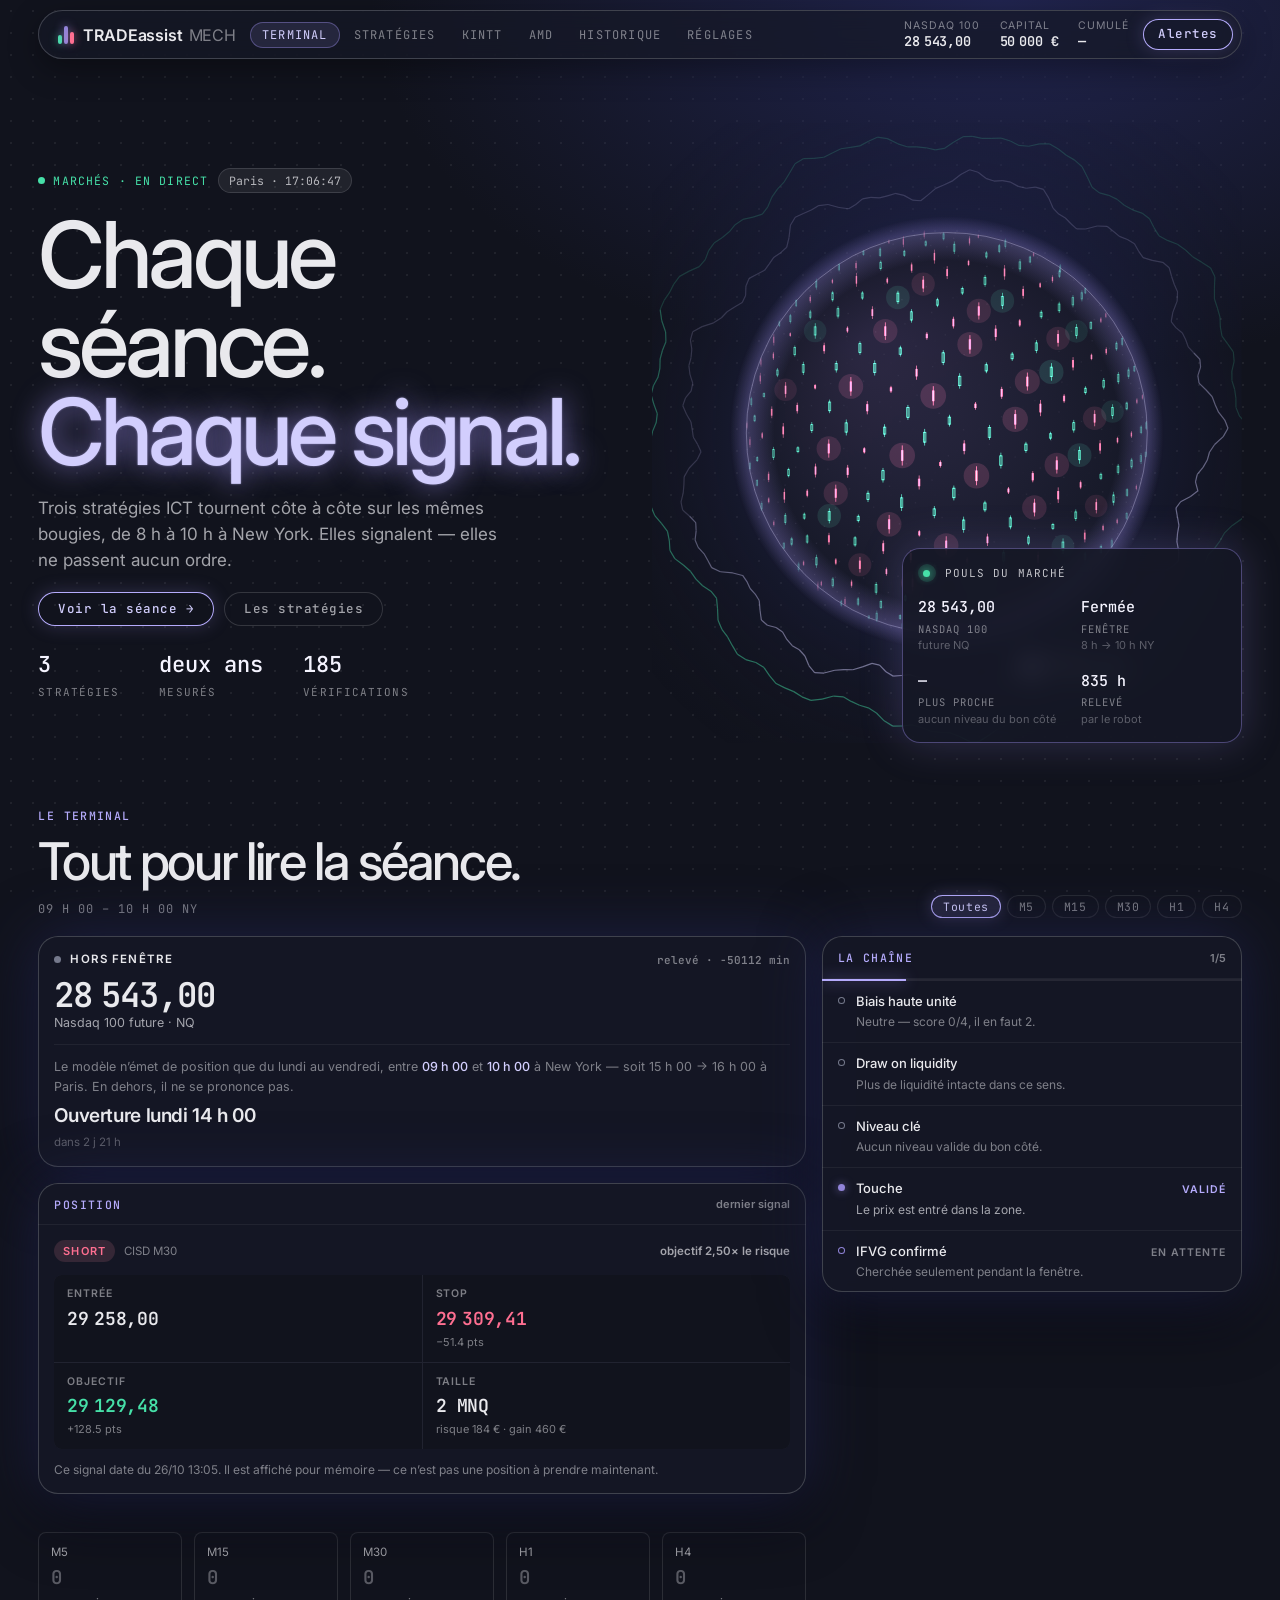
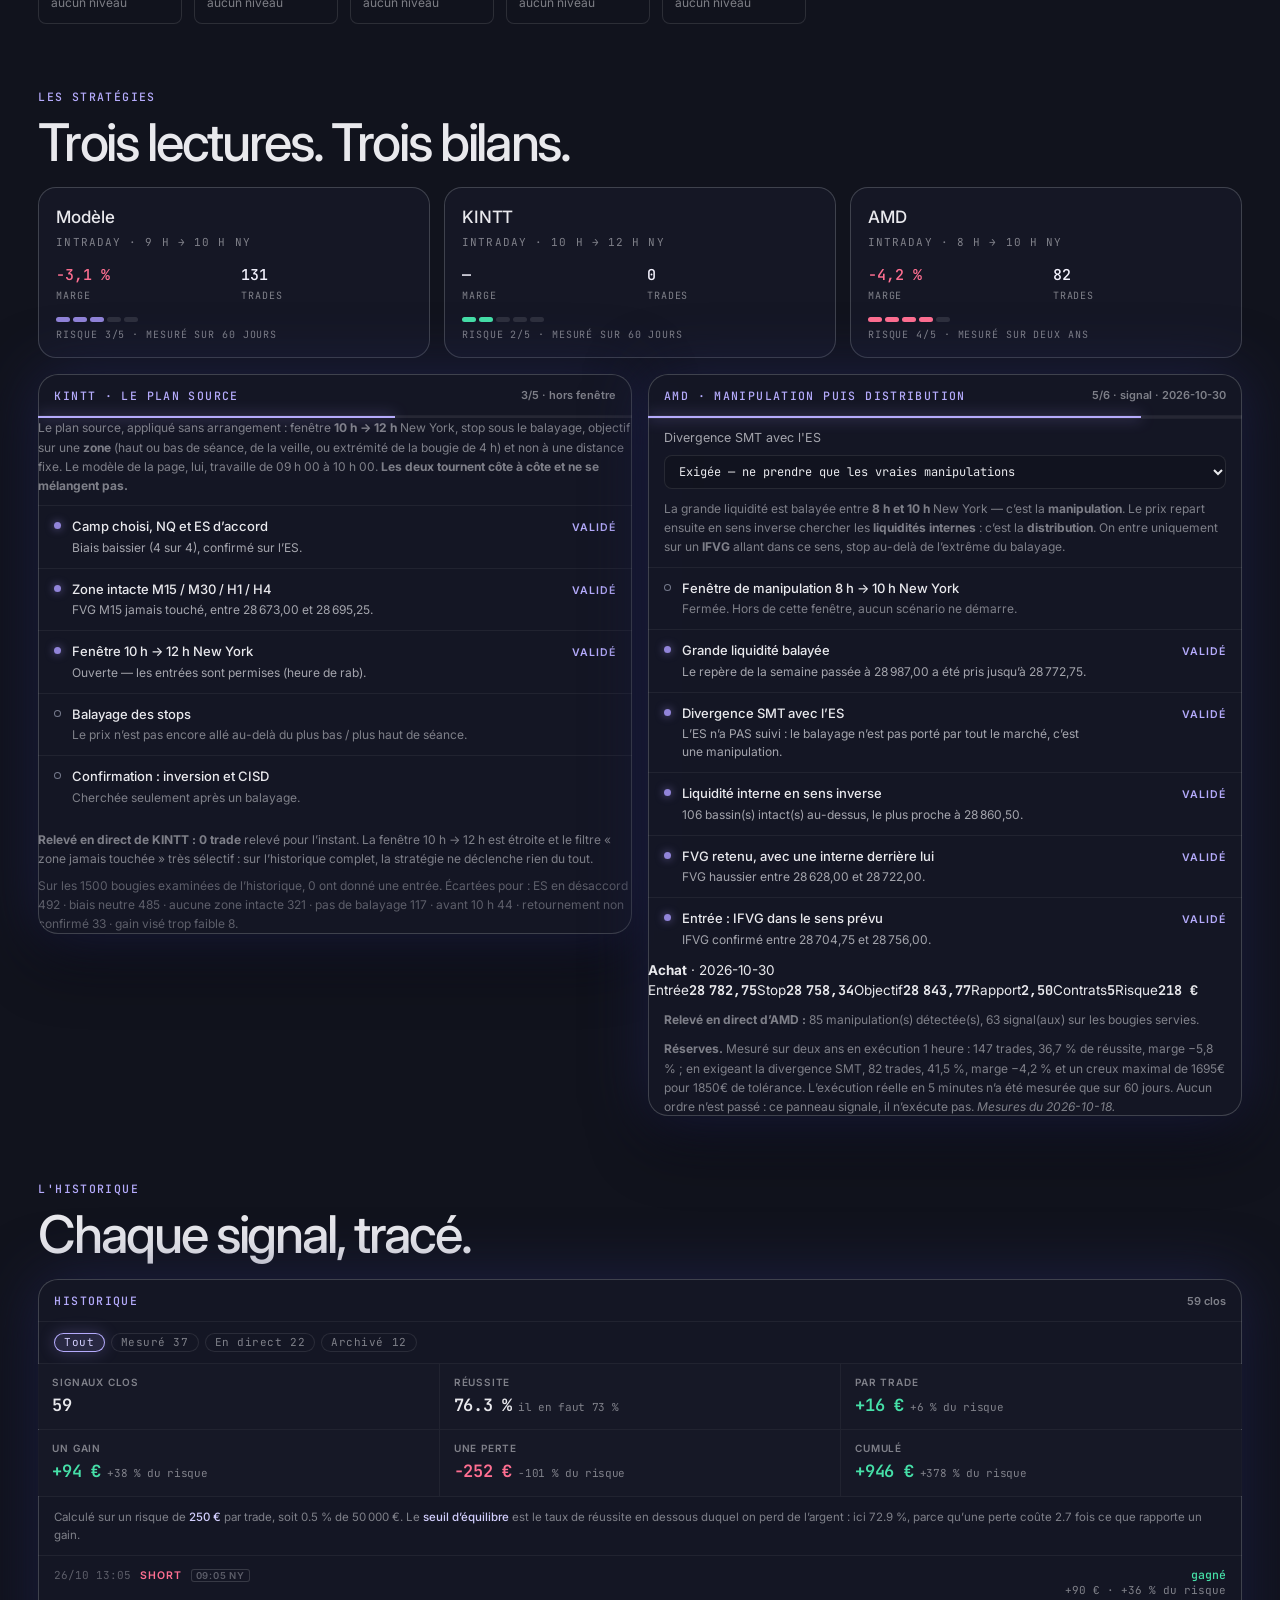
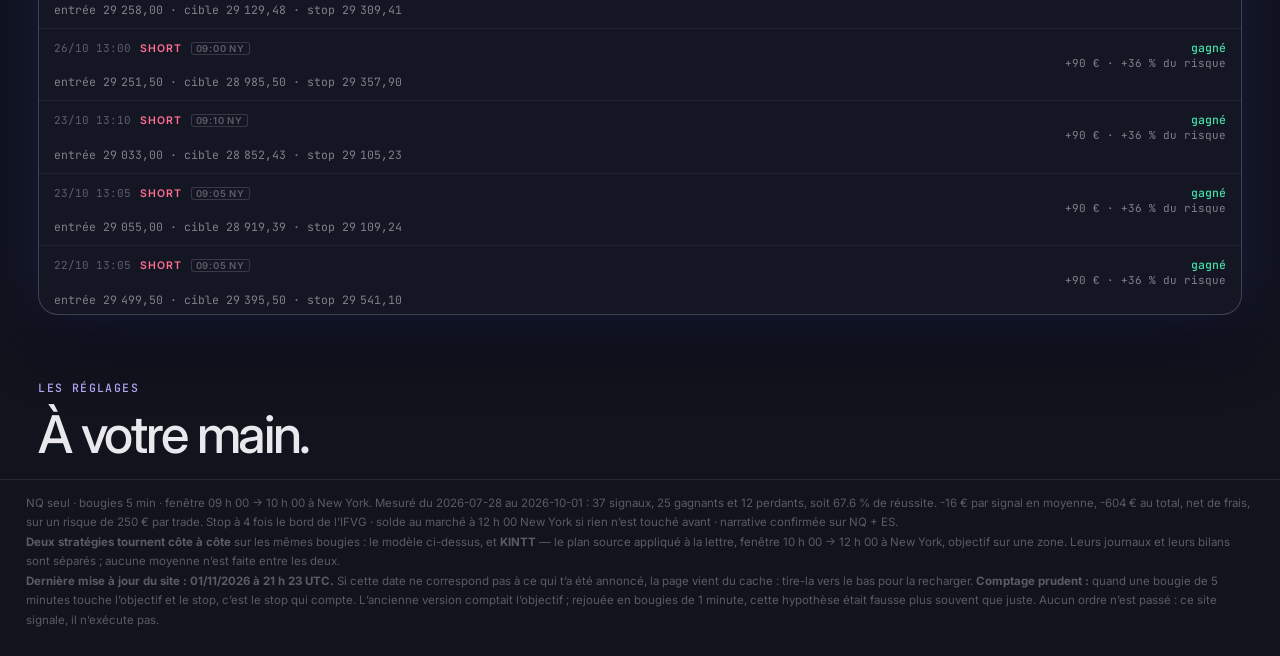
<file: docs/index.html>
<!doctype html>
<html lang="fr">
<head>
<meta charset="utf-8">
<meta name="viewport" content="width=device-width,initial-scale=1,viewport-fit=cover">
<meta name="theme-color" content="#161826">
<meta name="description" content="TRADEassist — signaux MECH sur le Nasdaq 100 future.">
<title>TRADEassist</title>
<link rel="icon" href="data:image/svg+xml,<svg xmlns='http://www.w3.org/2000/svg' viewBox='0 0 32 32'><rect width='32' height='32' rx='8' fill='%23161826'/><circle cx='16' cy='16' r='5' fill='%239184d9'/></svg>">
<link rel="preconnect" href="https://fonts.googleapis.com">
<link rel="preconnect" href="https://fonts.gstatic.com" crossorigin>
<link href="https://fonts.googleapis.com/css2?family=Inter:wght@400;500;600&family=JetBrains+Mono:wght@400;500&display=swap" rel="stylesheet">
<style>
/* ═══════════════════════════════════════════════════════════════════════
   NOCTURNE v2 — système de design fourni avec la maquette Méridien.

   Fond sombre bleu-gris, JAMAIS de noir pur ni de blanc pur. Un seul accent,
   utilisé en TRAIT et en LUEUR, jamais en grand aplat. Les boutons primaires
   sont en contour, pas en remplissage plein. L'élévation est une hairline de
   1 px plus une lueur indigo, pas une pile d'ombres grises. Les titres ne
   dépassent jamais la graisse 500 : la hiérarchie se fait par la taille et
   par l'espace. Inter pour le texte, JetBrains Mono pour TOUS les chiffres,
   les libellés techniques et la navigation.

   ÉCART ASSUMÉ n° 1 — les couleurs de signal. Nocturne est une palette mono
   et ne porte aucune sémantique de gain/perte. Le handoff v2 ajoute une
   hausse #46e0a8 et une baisse #ff6f91, nettement plus saturées que les
   #6cc0a0 / #dd7f8e de la v1, à n'employer QUE sur des chiffres, des traits
   et des aplats à 18 % d'alpha au plus.

   ÉCART ASSUMÉ n° 2 — le responsive. Le handoff dit « cadre fixe 1320 px,
   terminal de bureau ». Ce site se consulte sur iPad et sur téléphone : les
   règles de repli ci-dessous sont les miennes, pas celles du designer, et
   une vérification en navigateur interdit tout débordement horizontal à
   390 px de large.

   CE QUI N'A PAS ÉTÉ REPRIS DE LA MAQUETTE, et c'est volontaire : ses
   sections (hero, sphère animée, bandeau de cours, carnet d'ordres, ticket
   d'achat) décrivent un courtier qui exécute des ordres. Ce site ne passe
   aucun ordre : il signale. Reprendre un ticket « Acheter BTC/USD » serait
   promettre une fonction qui n'existe pas. On reprend donc la PEAU — tokens,
   typographie, élévation, lueurs — et on garde nos panneaux.
   ═══════════════════════════════════════════════════════════════════════ */
:root{
  /* ── NOCTURNE v2 ─────────────────────────────────────────────────────
     Le fond de page descend d'un cran sous la couleur de surface : c'est ce
     qui fait ressortir les panneaux sans ajouter d'ombre. */
  --bg:#11131d; --surface:#232532; --panel:rgba(22,24,38,.90);
  --ink:#e9e9ed; --ink-fort:#f5f4ff; --acc:#9184d9;
  --a100:#f5f4ff; --a200:#e7e5fe; --a300:#d2cefd; --a400:#b5abfc;
  --a700:#5d5294; --a800:#423a6a;
  --n400:#b2b6ca; --n500:#9397ab; --n600:#75798c; --n800:#3f424d; --n900:#292b31;

  /* ÉCART ASSUMÉ vs Nocturne, demandé dans le handoff : des couleurs de
     signal saturées, « plus néon ». Elles ne servent QUE sur des chiffres,
     des traits et des aplats à 18 % d'alpha au plus — jamais en grand fond. */
  --gain:#46e0a8; --loss:#ff6f91;

  --muted:rgba(233,233,237,.68); --dim:rgba(233,233,237,.50); --faint:rgba(233,233,237,.34);
  --rule:rgba(233,233,237,.06); --rule2:rgba(233,233,237,.10); --div:rgba(233,233,237,.16);

  /* La lueur indigo : halo de fond, ombre des panneaux, fond du bandeau. */
  --glow:rgba(38,42,96,.60); --glow-fort:rgba(38,42,96,.75); --glow-faible:rgba(38,42,96,.35);

  --hair:0 0 0 1px var(--n800);
  /* L'élévation d'un panneau : une hairline, une lueur indigo, une ombre
     portée. Jamais une pile d'ombres grises. */
  --elev:inset 0 0 0 1px var(--n800), 0 0 60px var(--glow), 0 30px 60px rgba(0,0,0,.45);
  --elev-acc:inset 0 0 0 1.5px var(--a400), 0 0 30px rgba(145,132,217,.35);

  --r4:4px; --r6:6px; --r8:8px; --r14:14px; --r18:18px; --r20:20px; --pill:40px;
  --mono:"JetBrains Mono", ui-monospace, SFMono-Regular, Menlo, monospace;
}
*{box-sizing:border-box;margin:0;padding:0}
html{-webkit-text-size-adjust:100%}
body{
  background:var(--bg); color:var(--ink);
  font:400 13.5px/1.5 Inter,-apple-system,BlinkMacSystemFont,"Segoe UI",sans-serif;
  -webkit-font-smoothing:antialiased; text-rendering:optimizeLegibility;
  min-height:100vh; overflow-x:hidden;
  /* Trame de points et halo indigo : le fond n'est jamais un aplat. */
  background-image:
    radial-gradient(ellipse 70% 60% at 78% 0%, var(--glow-fort), transparent 70%),
    radial-gradient(rgba(233,233,237,.07) 1px, transparent 1px);
  background-size: auto, 22px 22px;
  background-attachment: fixed, fixed;
}
/* Les prix ne doivent jamais trembler quand ils tickent. */
/* Tous les chiffres en chasse fixe : sans cela une valeur qui se met à jour
   fait sauter la ligne entière. */
.mono,.num,input,table,.px,.bv,.jv{font-family:var(--mono);
  font-variant-numeric:tabular-nums;font-feature-settings:"tnum" 1}
h1,h2,h3{font-weight:500;letter-spacing:-.02em}
a{color:inherit}
button,input,select{font:inherit;color:inherit}
:focus-visible{outline:2px solid var(--acc);outline-offset:2px;border-radius:var(--r6)}

/* ── barre d'en-tête ─────────────────────────────────────────────────── */
/* La barre devient une PILULE FLOTTANTE : elle ne touche plus les bords, et
   l'élévation se fait par une hairline, pas par une bordure pleine largeur. */
.top{
  display:flex;align-items:center;gap:14px;padding:9px 9px 9px 20px;
  max-width:1320px;width:calc(100% - 2*clamp(16px,3vw,40px));margin:10px auto 0;
  border-radius:var(--pill);background:rgba(22,24,38,.72);
  -webkit-backdrop-filter:blur(10px);backdrop-filter:blur(10px);
  box-shadow:inset 0 0 0 1px var(--n800), 0 10px 30px rgba(0,0,0,.35);
  position:sticky;top:10px;z-index:40;
}
.brand{display:flex;align-items:center;gap:9px;flex:none}
/* Trois barres plutôt qu'une pastille : le logo dit « marché » avant de dire
   « marque ». Celle du milieu porte la lueur d'accent. */
.logo{display:flex;align-items:flex-end;gap:2px;height:18px;flex:none}
.logo i{width:4px;border-radius:2px;display:block;height:18px;
  background:var(--acc);box-shadow:0 0 10px rgba(145,132,217,.9)}
.logo i:first-child{height:9px;background:var(--gain);box-shadow:0 0 8px rgba(70,224,168,.6)}
.logo i:last-child{height:12px;background:var(--loss);box-shadow:0 0 8px rgba(255,111,145,.6)}
.wm{font-size:16px;font-weight:600;letter-spacing:-.01em;white-space:nowrap}
.wm span{color:var(--dim);font-weight:400;margin-left:6px}
.nav{display:flex;gap:2px;flex:none}
.nav a{
  padding:7px 12px;border-radius:var(--pill);color:var(--dim);
  font:400 12px/1 var(--mono);letter-spacing:.1em;text-transform:uppercase;
  text-decoration:none;white-space:nowrap;transition:background .12s,color .12s;
}
.nav a:hover{color:var(--ink)}
.nav a.on{background:rgba(145,132,217,.14);color:var(--a300);
  box-shadow:inset 0 0 0 1px rgba(145,132,217,.45)}
.sp{flex:1 1 auto;min-width:0}
.stats{display:flex;align-items:center;gap:20px;flex:none}
.st{display:flex;flex-direction:column;gap:1px;line-height:1.25}
.st b{font-size:13.5px;font-weight:600;letter-spacing:-.01em}
.st i{font-size:10.5px;font-style:normal;color:var(--dim);text-transform:uppercase;letter-spacing:.09em}
.st b.pos{color:var(--gain)} .st b.neg{color:var(--loss)}
/* Règle Nocturne : contour, jamais d'aplat plein. Le remplissage n'apparaît
   qu'au survol, et reste translucide. */
.btn{
  padding:9px 15px;border-radius:var(--pill);background:transparent;cursor:pointer;
  box-shadow:inset 0 0 0 1px var(--a400), 0 0 18px rgba(145,132,217,.25);
  color:var(--a300);font:500 12.5px/1 var(--mono);letter-spacing:.04em;
  border:0;white-space:nowrap;transition:background .12s;
}
.btn:hover{background:rgba(145,132,217,.18);
  box-shadow:inset 0 0 0 1px var(--a300), 0 0 26px rgba(145,132,217,.45)}
.btn:active{background:rgba(145,132,217,.30)}
.btn.q{box-shadow:inset 0 0 0 1px var(--div);color:var(--muted)}
.btn.q:hover{background:rgba(233,233,237,.05);color:var(--ink)}
.btn.on{background:rgba(145,132,217,.16);color:var(--a200)}
.btn[disabled]{opacity:.4;cursor:not-allowed}

/* ── grille principale ───────────────────────────────────────────────── */
/* Plus de deux colonnes pleine largeur collées aux bords : tout est centré
   à 1320 px comme la barre de navigation et les en-têtes de section. */
.wrap{max-width:1320px;margin:0 auto;padding:18px clamp(16px,3vw,40px) 0;
  display:grid;gap:16px;align-items:start;
  grid-template-columns:minmax(0,1fr) minmax(0,420px)}
.sec-b{max-width:1320px;margin:0 auto;padding:18px clamp(16px,3vw,40px) 0}
.duo{display:grid;gap:16px;grid-template-columns:repeat(auto-fit,minmax(min(100%,400px),1fr));
  align-items:start;margin-top:16px}
@media (max-width:1000px){.wrap{grid-template-columns:minmax(0,1fr)}}
.left{min-width:0;display:flex;flex-direction:column;gap:16px}
.right{min-width:0;display:flex;flex-direction:column;gap:16px}

.lede{display:flex;align-items:flex-end;gap:20px;margin-bottom:18px;flex-wrap:wrap}
.eyebrow{font-family:var(--mono);font-size:11.5px;font-weight:500;
  letter-spacing:.12em;text-transform:uppercase;color:var(--a400)}
.lede h1{font-size:27px;margin-top:6px;max-width:22ch}
.lede p{font-size:13.5px;color:var(--muted);max-width:44ch;margin-top:7px;text-wrap:pretty}
.chips{display:flex;gap:6px;flex-wrap:wrap;margin-left:auto}
.chip{
  padding:6px 12px;border-radius:var(--pill);cursor:pointer;border:0;
  font:400 11.5px/1 var(--mono);letter-spacing:.05em;
  background:transparent;box-shadow:inset 0 0 0 1px var(--rule2);color:var(--dim);
  transition:background .12s,color .12s,box-shadow .12s;white-space:nowrap;
}
.chip:hover{color:var(--ink)}
.chip.on{background:rgba(145,132,217,.16);color:var(--a300);
  box-shadow:inset 0 0 0 1px var(--a400), 0 0 16px rgba(145,132,217,.30)}


/* ── tuiles par unité de temps ───────────────────────────────────────── */
.tiles{display:grid;grid-template-columns:repeat(5,1fr);gap:12px;margin-top:22px}
.tile{
  padding:12px 13px;border-radius:var(--r8);
  box-shadow:inset 0 0 0 1px rgba(145,132,217,.25);background:rgba(145,132,217,.07);
}
.tile.off{box-shadow:inset 0 0 0 1px rgba(233,233,237,.12);background:transparent}
.tile.ret{box-shadow:inset 0 0 0 1px var(--acc);background:rgba(145,132,217,.16)}
.tile k{display:block;font-size:11.5px;color:var(--muted);font-weight:400}
.tile v{display:block;font-size:19px;font-weight:600;letter-spacing:-.02em;margin:3px 0 1px}
.tile s{display:block;font-size:12px;color:var(--dim);text-decoration:none}
.tile.off v{color:var(--faint)}

/* ── panneaux ────────────────────────────────────────────────────────── */
.pan{background:var(--panel);border-radius:var(--r20);box-shadow:var(--elev);
  overflow:hidden;-webkit-backdrop-filter:blur(6px);backdrop-filter:blur(6px)}
.pan-h{display:flex;align-items:center;gap:10px;padding:13px 16px 11px;border-bottom:1px solid var(--rule)}
.pan-h h2{font-family:var(--mono);font-size:11.5px;font-weight:500;
  letter-spacing:.12em;text-transform:uppercase;color:var(--a400)}
.tag{margin-left:auto;font-size:11px;font-weight:600;color:var(--dim);white-space:nowrap}
.pan-b{padding:14px 16px}
.empty{padding:20px 16px;color:var(--dim);font-size:12.5px;line-height:1.6}
.empty b{display:block;color:var(--muted);font-weight:500;font-size:13.5px;margin-bottom:3px}
.empty .hint{display:block;margin-top:7px;color:var(--faint);font-size:11.5px}

/* ── état de séance ──────────────────────────────────────────────────── */
.sess{padding:15px 16px}
.sess-t{display:flex;align-items:center;gap:9px}
.dot{width:7px;height:7px;border-radius:50%;background:var(--n600);flex:none}
.dot.on{background:var(--acc);box-shadow:0 0 10px rgba(145,132,217,.75);animation:br 2.2s ease-in-out infinite}
@keyframes br{0%,100%{opacity:1}50%{opacity:.35}}
.sess-t b{font-size:11.5px;font-weight:600;letter-spacing:.1em;text-transform:uppercase}
.sess-t .tag{font-size:11px}
.px{font-size:34px;font-weight:600;letter-spacing:-.03em;margin:9px 0 2px;line-height:1}
.sess-s{font-size:12.5px;color:var(--muted)}
.sess-w{
  margin-top:12px;padding-top:12px;border-top:1px solid var(--rule);
  font-size:12.5px;color:var(--dim);line-height:1.6;
}
.sess-w b{color:var(--a300);font-weight:500}
.cd{font-size:19px;font-weight:600;letter-spacing:-.02em;color:var(--ink);display:block;margin-top:4px}

/* ── la chaîne ───────────────────────────────────────────────────────── */
.gauge{height:2px;background:rgba(233,233,237,.08)}
.gauge i{display:block;height:100%;width:0;background:var(--a400);transition:width .4s ease;
  box-shadow:0 0 14px rgba(145,132,217,.9)}
.step{display:flex;align-items:flex-start;gap:11px;padding:11px 16px;border-top:1px solid var(--rule)}
.step:first-child{border-top:0}
.step::before{
  content:"";width:7px;height:7px;border-radius:50%;flex:none;margin-top:5px;
  background:transparent;box-shadow:inset 0 0 0 1px var(--n600);
}
.step.ok::before{background:var(--acc);box-shadow:0 0 9px rgba(145,132,217,.7)}
.step.wait::before{box-shadow:inset 0 0 0 1px var(--acc);animation:br 2.2s ease-in-out infinite}
.step-b{flex:1;min-width:0}
.step-t{display:block;font-size:13px;font-weight:500}
.step-d{display:block;font-size:12px;color:var(--dim);margin-top:2px;text-wrap:pretty}
.step.ok .step-d{color:var(--muted)}
.step-s{font-size:10.5px;font-weight:600;letter-spacing:.09em;text-transform:uppercase;
  color:var(--dim);flex:none;margin-top:3px}
.step.ok .step-s{color:var(--a400)}

/* ── la position ─────────────────────────────────────────────────────── */
.trade{padding:15px 16px}
.t-head{display:flex;align-items:center;gap:9px;margin-bottom:13px}
.t-dir{font-size:11px;font-weight:600;letter-spacing:.1em;padding:3px 9px;border-radius:var(--pill)}
.t-dir.long{color:var(--gain);background:rgba(108,192,160,.16)}
.t-dir.short{color:var(--loss);background:rgba(221,127,142,.16)}
.t-tf,.t-rr{font-size:11.5px;color:var(--dim)}
.t-rr{margin-left:auto;font-weight:600;color:var(--muted)}
.t-grid{display:grid;grid-template-columns:1fr 1fr;gap:1px;background:var(--rule);
  border-radius:var(--r8);overflow:hidden}
.t-cell{background:var(--bg);padding:11px 13px}
.t-k{font-size:10.5px;font-weight:600;letter-spacing:.09em;text-transform:uppercase;color:var(--dim)}
.t-v{font-size:18px;font-weight:600;letter-spacing:-.02em;margin-top:3px}
.t-v.sl{color:var(--loss)} .t-v.tp{color:var(--gain)}
.t-sub{font-size:11px;color:var(--dim);margin-top:2px}
.t-why{font-size:12px;color:var(--dim);margin-top:11px;line-height:1.6;text-wrap:pretty}

/* ── bilan + journal ─────────────────────────────────────────────────── */
.bilan{display:grid;grid-template-columns:repeat(3,1fr);gap:1px;background:var(--rule)}
.bilan>div{background:var(--panel);padding:11px 14px}
.bk{font-size:10px;font-weight:600;letter-spacing:.08em;text-transform:uppercase;color:var(--dim);
  white-space:nowrap;overflow:hidden;text-overflow:ellipsis}
.bv{font-size:17px;font-weight:600;letter-spacing:-.02em;margin-top:3px;white-space:nowrap}
.bv.pos{color:var(--gain)} .bv.neg{color:var(--loss)}
.bsub{font-size:11px;font-weight:400;color:var(--dim)}
.jr{display:grid;grid-template-columns:auto auto 1fr auto;gap:3px 9px;align-items:baseline;
  padding:10px 16px;border-top:1px solid var(--rule);font-size:12px}
.jr-d{color:var(--faint);font-size:11px}
.jr-s{font-size:10.5px;font-weight:600;letter-spacing:.08em}
.jr-s.long{color:var(--gain)} .jr-s.short{color:var(--loss)}
.jr-p{grid-column:1/-1;color:var(--dim);font-size:11.5px;min-width:0}
.jr-r{text-align:right;line-height:1.3;white-space:nowrap}
.jv{display:block;font-size:11.5px;font-weight:500}
.jn{display:block;font-size:11px;color:var(--dim)}
.jr-r.pos .jv{color:var(--gain)} .jr-r.neg .jv{color:var(--loss)} .jr-r.open .jv{color:var(--a400)}

.jfilters{display:flex;gap:6px;padding:11px 16px;border-bottom:1px solid var(--rule)}
.jfilters .chip{padding:4px 10px;font-size:11px}
#journal{max-height:360px;overflow-y:auto;overscroll-behavior:contain}
.jr-t{font-size:9.5px;font-weight:600;letter-spacing:.08em;text-transform:uppercase;
  color:var(--faint);box-shadow:inset 0 0 0 1px var(--div);border-radius:3px;padding:1px 5px}
.note{padding:11px 16px;font-size:11.5px;color:var(--dim);line-height:1.6;
  border-top:1px solid var(--rule)}
.note b{color:var(--a300);font-weight:500}

/* ── réglages ────────────────────────────────────────────────────────── */
#settings{display:none}
#settings.open{display:block}
.fld{display:grid;grid-template-columns:1fr auto;gap:10px;align-items:center;
  padding:10px 16px;border-top:1px solid var(--rule)}
.fld label{font-size:12.5px;color:var(--muted);min-width:0}
.fld input,.fld select{
  background:rgba(17,19,29,.7);border:0;box-shadow:inset 0 0 0 1px var(--rule2);
  border-radius:var(--r8);color:var(--ink);
  padding:8px 11px;font:400 12.5px/1.3 var(--mono);width:170px;max-width:46vw;
}
/* Le sélecteur SMT porte une PHRASE, pas une valeur. Dans la colonne étroite
   où vit le panneau AMD, la grille « libellé | champ » le fait déborder : il
   prend donc toute la ligne, sous son libellé. */
#pan-amd .fld{grid-template-columns:1fr;gap:7px}
#pan-amd .fld select{width:100%;max-width:none;font-size:12px}
/* Les blocs d'explication du panneau AMD sont des enfants directs de #amd,
   qui n'a pas de marge intérieure — sans cette règle ils touchent le bord,
   alors que les étapes à côté sont en retrait de 16 px. */
#amd > .t-why{padding-inline:16px}
#amd > .empty{padding-inline:16px}
.fld input::placeholder{color:var(--faint)}
.fld input:focus,.fld select:focus{box-shadow:inset 0 0 0 1px var(--a400),
  0 0 18px rgba(145,132,217,.30)}
.acts{display:flex;gap:8px;flex-wrap:wrap;padding:13px 16px;border-top:1px solid var(--rule)}
.msg{padding:0 16px 14px;font-size:11.5px;color:var(--dim);line-height:1.6}
.msg b{color:var(--a300);font-weight:500}
.foot{padding:14px 26px 26px;font-size:11.5px;color:var(--faint);
  border-top:1px solid var(--rule2);line-height:1.7}

/* ── repli — écart assumé, voir l'en-tête ────────────────────────────── */
@media (max-width:1180px){
  .top{gap:12px}
  .stats{gap:14px}
  .wrap{flex-direction:column}
  .left{border-right:0;border-bottom:1px solid var(--rule2)}
  .right{flex:1 1 auto;width:auto;padding:18px 22px 26px}
  .tiles{grid-template-columns:repeat(3,1fr)}
}
@media (max-width:720px){
  .top{padding:12px 16px;gap:12px;flex-wrap:wrap}
  .sp{display:none}
  .nav{order:3;width:100%;overflow-x:auto;-webkit-overflow-scrolling:touch}
  .stats{gap:14px;margin-left:auto}
  .st i{display:none}
  .left{padding:18px 16px 22px}
  .right{padding:16px 16px 24px}
  .lede h1{font-size:22px}
  .chips{margin-left:0;width:100%}
  .tiles{grid-template-columns:repeat(2,1fr)}
  .scope{min-height:320px}
  .px{font-size:28px}
  .bilan{grid-template-columns:repeat(2,1fr)}
  .jr{grid-template-columns:auto auto 1fr;row-gap:3px}
  .jr-r{grid-column:1/-1;text-align:left;display:flex;gap:8px;align-items:baseline}
  .foot{padding:14px 16px 24px}
}
@media (prefers-reduced-motion:reduce){
  *{animation-duration:.01ms!important;transition-duration:.01ms!important}
}
.strats{display:flex;flex-wrap:wrap;gap:10px 16px}
.chk{display:inline-flex;align-items:center;gap:6px;cursor:pointer;
     padding:6px 11px;box-shadow:inset 0 0 0 1px var(--rule2);border-radius:var(--pill);
     font:400 12px/1 var(--mono);letter-spacing:.04em}
.chk input{cursor:pointer}


/* ═══ LE HERO ═══════════════════════════════════════════════════════════
   Repris de la maquette : grille auto-fit, grand titre en clamp, la seconde
   ligne en accent avec sa lueur. Le conteneur est borné à 1320 px comme la
   barre de navigation, pour que les deux s'alignent. */
.hero{max-width:1320px;margin:0 auto;padding:clamp(28px,5vw,64px) clamp(16px,3vw,40px) 0}
.hero-g{display:grid;gap:24px;align-items:center;
  grid-template-columns:repeat(auto-fit,minmax(min(100%,440px),1fr))}
.hero-l{display:flex;flex-direction:column;gap:18px;min-width:0}
.hero-top{display:flex;align-items:center;gap:10px;flex-wrap:wrap}
.live-b{display:inline-flex;align-items:center;gap:8px;color:var(--gain);
  font:400 11.5px/1 var(--mono);letter-spacing:.1em;text-transform:uppercase}
.live-b i{width:7px;height:7px;border-radius:50%;background:var(--gain);
  animation:pulse 2s ease-in-out infinite}
@keyframes pulse{0%,100%{opacity:.45;box-shadow:0 0 0 0 rgba(70,224,168,.6)}
  50%{opacity:1;box-shadow:0 0 0 6px rgba(70,224,168,0)}}
.clock{font-size:11.5px;padding:4px 11px;border-radius:var(--pill);
  background:rgba(233,233,237,.07);box-shadow:inset 0 0 0 1px rgba(233,233,237,.14);
  color:rgba(233,233,237,.75)}
.hero-h1{font-size:clamp(40px,7.2vw,96px);font-weight:500;line-height:.96;
  letter-spacing:-.05em;text-wrap:balance}
.hero-h1 span{color:var(--a300);
  text-shadow:0 0 28px rgba(145,132,217,.85),0 0 2px rgba(210,206,253,.6)}
.hero-lede{font-size:17px;line-height:1.55;color:var(--muted);max-width:470px;text-wrap:pretty}
.hero-cta{display:flex;gap:10px;flex-wrap:wrap}
.hero-cta .btn{text-decoration:none;display:inline-flex;align-items:center;padding:11px 20px}
.hero-facts{display:flex;gap:clamp(18px,4vw,40px);flex-wrap:wrap;margin-top:4px}
.hero-facts b{display:block;font-size:22px;font-weight:500;color:var(--ink-fort)}
.hero-facts i{display:block;font:400 11px/1 var(--mono);letter-spacing:.1em;
  text-transform:uppercase;color:var(--dim);margin-top:6px;font-style:normal}

/* La sphère déborde volontairement de son cadre, comme dans la maquette. */
.hero-r{position:relative;height:clamp(380px,52vw,620px);min-width:0}
.hero-r candle-sphere{position:absolute;inset:-40px -20px}
.pulse{position:absolute;right:0;bottom:0;width:min(340px,92%);padding:16px;
  border-radius:var(--r18);background:rgba(22,24,38,.86);
  -webkit-backdrop-filter:blur(12px);backdrop-filter:blur(12px);
  box-shadow:inset 0 0 0 1px rgba(145,132,217,.45),0 0 40px rgba(145,132,217,.25)}
.pulse-h{display:flex;align-items:center;gap:9px;margin-bottom:14px;
  font:400 11px/1 var(--mono);letter-spacing:.1em;text-transform:uppercase;
  color:rgba(233,233,237,.82)}
.pdot{width:18px;height:18px;border-radius:50%;display:grid;place-items:center;
  background:rgba(70,224,168,.14)}
.pdot i{width:7px;height:7px;border-radius:50%;background:var(--gain);
  box-shadow:0 0 8px var(--gain)}
.pulse-g{display:grid;grid-template-columns:repeat(2,minmax(0,1fr));gap:16px 18px}
.pulse-g div b{display:block;font-family:var(--mono);font-size:15px;font-weight:500;
  color:var(--ink-fort)}
.pulse-g div i{display:block;font:400 10.5px/1 var(--mono);letter-spacing:.1em;
  text-transform:uppercase;color:var(--dim);margin-top:5px;font-style:normal}
.pulse-g div u{display:block;font-size:11px;color:var(--faint);margin-top:3px;
  text-decoration:none}

/* ═══ LES CARTES DE STRATÉGIE ═══════════════════════════════════════════
   Reprises de la maquette : une carte par stratégie, avec sa jauge de risque
   en segments. Cliquer une carte fait défiler jusqu'à son panneau — elle ne
   l'ACTIVE pas : les trois tournent en permanence, et c'est voulu. */
.cartes{display:grid;gap:14px;grid-template-columns:repeat(auto-fit,minmax(min(100%,240px),1fr))}
.carte{position:relative;text-align:left;cursor:pointer;border:0;padding:18px;
  border-radius:var(--r18);background:var(--panel);color:var(--ink);
  box-shadow:inset 0 0 0 1px var(--n800);transition:box-shadow .18s,background .18s}
.carte:hover{box-shadow:inset 0 0 0 1px var(--n600),0 0 24px rgba(145,132,217,.18)}
.carte.on{box-shadow:var(--elev-acc)}
.carte-n{font-size:17px;font-weight:500;letter-spacing:-.01em}
.carte-h{font:400 11px/1 var(--mono);letter-spacing:.1em;text-transform:uppercase;
  color:var(--dim);margin-top:6px}
.carte-g{display:grid;grid-template-columns:repeat(2,minmax(0,1fr));gap:12px 14px;margin-top:16px}
.carte-g b{display:block;font-family:var(--mono);font-size:15px;font-weight:500;color:var(--ink-fort)}
.carte-g i{display:block;font:400 10px/1 var(--mono);letter-spacing:.09em;
  text-transform:uppercase;color:var(--dim);margin-top:5px;font-style:normal}
.carte-g .pos{color:var(--gain)} .carte-g .neg{color:var(--loss)}
.risq{display:flex;gap:3px;margin-top:16px}
.risq s{width:14px;height:5px;border-radius:3px;background:rgba(233,233,237,.12)}
.risq s.f{background:var(--acc)}
.risq s.f.hi{background:var(--loss)} .risq s.f.lo{background:var(--gain)}
.risq-l{font:400 10px/1 var(--mono);letter-spacing:.09em;text-transform:uppercase;
  color:var(--dim);margin-top:8px}

/* ═══ LE BANDEAU DÉFILANT ═══════════════════════════════════════════════
   Il porte les distances par unité de temps, qui sont déjà calculées et
   vraies. Un bandeau de cours inventés n'aurait été qu'une décoration
   mensongère sur une page qui affiche de vrais prix. */
.mq{margin-top:clamp(28px,5vw,56px);padding:15px 0;overflow:hidden;
  background:var(--glow-faible);
  border-top:1px solid rgba(145,132,217,.25);border-bottom:1px solid rgba(145,132,217,.25)}
.mq-t{display:flex;gap:34px;width:max-content;animation:mq 48s linear infinite;
  font:400 14px/1 var(--mono);white-space:nowrap}
.mq-t span{color:var(--dim)}
.mq-t b{color:var(--ink);font-weight:500}
.mq-t em{font-style:normal}
@keyframes mq{from{transform:translateX(0)}to{transform:translateX(-50%)}}
.mq:hover .mq-t{animation-play-state:paused}

/* ═══ LES EN-TÊTES DE SECTION ═══════════════════════════════════════════ */
.sec-h{max-width:1320px;margin:0 auto;padding:clamp(34px,5vw,64px) clamp(16px,3vw,40px) 0;
  display:flex;align-items:flex-end;justify-content:space-between;gap:24px;flex-wrap:wrap}
.sec-h h2{font-size:clamp(28px,4.4vw,52px);font-weight:500;line-height:1;
  letter-spacing:-.045em;max-width:720px;text-wrap:balance;margin-top:12px}
/* La fenêtre de la séance : elle était portée par l'eyebrow du bloc radar,
   supprimé avec lui. Elle vit maintenant sous le titre de la section. */
.sec-s{font-size:12px;letter-spacing:.08em;text-transform:uppercase;
  color:var(--dim);margin-top:12px}

@media (max-width:900px){
  .hero-r{height:clamp(300px,70vw,420px)}
  .pulse{position:static;width:100%;margin-top:14px}
  .hero-r candle-sphere{inset:-10px}
}
@media (prefers-reduced-motion:reduce){
  .mq-t{animation:none}
  .live-b i{animation:none}
}
</style>
</head>
<body>

<header class="top">
  <div class="brand">
    <span class="logo" aria-hidden="true"><i></i><i></i><i></i></span>
    <span class="wm">TRADEassist<span>MECH</span></span>
  </div>
  <nav class="nav">
    <a href="#scope" class="on">Terminal</a>
    <a href="#strategies">Stratégies</a>
    <a href="#pan-kintt">KINTT</a>
    <a href="#pan-amd">AMD</a>
    <a href="#pan-journal">Historique</a>
    <a href="#settings" id="n-set">Réglages</a>
  </nav>
  <span class="sp"></span>
  <div class="stats">
    <div class="st"><i>Nasdaq 100</i><b class="mono" id="px-top">—</b></div>
    <div class="st"><i>Capital</i><b class="mono" id="cap-top">—</b></div>
    <div class="st"><i>Cumulé</i><b class="mono" id="pnl-top">—</b></div>
  </div>
  <button class="btn" id="b-alert" title="Activer les alertes">Alertes</button>
</header>

<!-- ── LE HERO ──────────────────────────────────────────────────────────
     Repris de la maquette Méridien : badge en direct, horloge, grand titre,
     trois faits, et la sphère de chandeliers. Tous les chiffres affichés ici
     sont RÉELS — l'état de la fenêtre, le prix, le retard du relevé. La
     maquette y mettait des prix inventés ; sur une page qui en affiche de
     vrais dix centimètres plus bas, c'eût été le seul chiffre faux. -->
<section class="hero">
  <div class="hero-g">
    <div class="hero-l">
      <div class="hero-top">
        <span class="live-b"><i></i>Marchés · en direct</span>
        <span class="clock mono" id="h-clock">Paris · —</span>
      </div>
      <h1 class="hero-h1">Chaque séance.<br><span>Chaque signal.</span></h1>
      <p class="hero-lede">Trois stratégies ICT tournent côte à côte sur les mêmes
        bougies, de 8 h à 10 h à New York. Elles signalent — elles ne passent
        aucun ordre.</p>
      <div class="hero-cta">
        <a class="btn" href="#scope">Voir la séance →</a>
        <a class="btn q" href="#pan-amd">Les stratégies</a>
      </div>
      <div class="hero-facts">
        <div><b class="mono">3</b><i>Stratégies</i></div>
        <div><b class="mono" id="h-duree">—</b><i>Mesurés</i></div>
        <div><b class="mono" id="h-verif">—</b><i>Vérifications</i></div>
      </div>
    </div>

    <div class="hero-r">
      <candle-sphere mode="Chandeliers" glow="1" animate="true"
        up="#46e0a8" down="#ff6f91" accent="#9184d9"></candle-sphere>
      <div class="pulse" id="pulse">
        <div class="pulse-h"><span class="pdot"><i></i></span>Pouls du marché</div>
        <div class="pulse-g" id="pulse-g"></div>
      </div>
    </div>
  </div>
</section>

<!-- Le bandeau défilant porte les distances par unité de temps, qui sont
     déjà calculées et vraies. Un bandeau de cours inventés n'aurait rien
     apporté qu'une décoration mensongère. -->
<div class="mq" id="mq" aria-hidden="true"><div class="mq-t" id="mq-t"></div></div>

<!-- ═══ LE TERMINAL ═══════════════════════════════════════════════════
     La maquette appelle cette section « le terminal ». Chez nous elle porte
     la séance, la position et la chaîne de décision — pas un carnet d'ordres
     ni un ticket d'achat : ce site ne passe aucun ordre, il signale.

     LE RADAR A ÉTÉ RETIRÉ. C'était un nuage de points polaires où l'angle
     codait l'unité de temps et le rayon la distance au prix : il fallait lire
     une légende pour comprendre un seul chiffre, que les tuiles donnent en
     clair juste en dessous. -->
<div class="sec-h">
  <div>
    <div class="eyebrow">Le terminal</div>
    <h2>Tout pour lire la séance.</h2>
    <div class="sec-s mono" id="tf-tag">—</div>
  </div>
  <div class="chips" id="chips"></div>
</div>

<div class="wrap" id="scope">
  <main class="left">
    <section class="pan">
      <div class="sess">
        <div class="sess-t">
          <span class="dot" id="sdot"></span>
          <b id="stxt">Séance</b>
          <span class="tag mono" id="age">—</span>
        </div>
        <div class="px mono" id="px">—</div>
        <div class="sess-s" id="chg">Nasdaq 100 future · NQ</div>
        <div class="sess-w" id="sess-why"></div>
      </div>
    </section>

    <section class="pan" id="pan-trade">
      <div id="trade"></div>
    </section>

    <div class="tiles" id="tfs"></div>
  </main>

  <aside class="right">
    <section class="pan" id="pan-chain">
      <div class="pan-h"><h2>La chaîne</h2><span class="tag" id="chain-tag">—</span></div>
      <div class="gauge"><i id="gauge"></i></div>
      <div id="chain"></div>
    </section>
  </aside>
</div>

<!-- ═══ LES STRATÉGIES ════════════════════════════════════════════════
     Trois lectures du même marché, sur les mêmes bougies, avec des bilans
     SÉPARÉS. Une moyenne des trois ne décrirait aucune des trois. -->
<div class="sec-h" id="strategies">
  <div>
    <div class="eyebrow">Les stratégies</div>
    <h2>Trois lectures. Trois bilans.</h2>
  </div>
</div>
<div class="sec-b">
  <div class="cartes" id="cartes"></div>
  <div class="duo">
    <!-- ── KINTT ────────────────────────────────────────────────────────
         La seconde stratégie : le plan source suivi à la lettre, fenêtre
         10 h → 12 h New York. Elle tourne à côté du modèle, sur les mêmes
         bougies, et ne le remplace pas. Les deux bilans restent séparés :
         une moyenne des deux ne décrirait ni l'une ni l'autre.          -->
    <section class="pan" id="pan-kintt">
      <div class="pan-h"><h2>KINTT · le plan source</h2>
        <span class="tag" id="k-tag">—</span></div>
      <div class="gauge"><i id="k-gauge"></i></div>
      <div id="kintt"></div>
    </section>

    <!-- ── AMD ──────────────────────────────────────────────────────────
         Manipulation puis distribution. La grande liquidité est balayée dans
         la fenêtre du matin, puis le prix repart en sens inverse chercher les
         liquidités internes. L'entrée se fait uniquement sur un IFVG allant
         dans le sens prévu, et la divergence SMT avec l'ES dit si le balayage
         était une vraie manipulation.

         Les trois stratégies tournent côte à côte sur les mêmes bougies et
         gardent des bilans séparés : une moyenne des trois ne décrirait
         aucune des trois.                                               -->
    <section class="pan" id="pan-amd">
      <div class="pan-h"><h2>AMD · manipulation puis distribution</h2>
        <span class="tag" id="a-tag">—</span></div>
      <div class="gauge"><i id="a-gauge"></i></div>
      <div class="fld"><label for="a-smt">Divergence SMT avec l'ES</label>
        <select id="a-smt">
          <option value="exige">Exigée — ne prendre que les vraies manipulations</option>
          <option value="ignore">Ignorée — prendre tous les balayages</option>
          <option value="confirme">Inversée — ne prendre que les balayages confirmés</option>
        </select></div>
      <div id="amd"></div>
    </section>
  </div>
</div>

<!-- ═══ L'HISTORIQUE ══════════════════════════════════════════════════ -->
<div class="sec-h">
  <div>
    <div class="eyebrow">L'historique</div>
    <h2>Chaque signal, tracé.</h2>
  </div>
</div>
<div class="sec-b">
    <section class="pan" id="pan-journal">
      <div class="pan-h"><h2>Historique</h2><span class="tag" id="j-tag">—</span></div>
      <div class="jfilters" id="jchips"></div>
      <div id="bilan"></div>
      <div id="journal"></div>
    </section>
</div>

<!-- ═══ LES RÉGLAGES ══════════════════════════════════════════════════ -->
<div class="sec-h">
  <div>
    <div class="eyebrow">Les réglages</div>
    <h2>À votre main.</h2>
  </div>
</div>
<div class="sec-b">
    <section class="pan" id="settings">
      <div class="pan-h"><h2>Réglages</h2></div>
      <div class="fld"><label for="c-capital">Capital</label>
        <input id="c-capital" type="number" min="100" step="100" class="mono"></div>
      <div class="fld"><label for="c-devise">Devise</label>
        <select id="c-devise"><option value="EUR">EUR</option><option value="USD">USD</option></select></div>
      <div class="fld"><label for="c-risque">Risque par position (%)</label>
        <input id="c-risque" type="number" min="0.05" max="5" step="0.05" class="mono"></div>
      <div class="fld"><label for="c-contrat">Contrat</label>
        <select id="c-contrat"><option value="MNQ">MNQ (micro)</option><option value="NQ">NQ (plein)</option></select></div>
      <div class="msg" id="c-msg"></div>
      <div class="fld"><label>Stratégies affichées</label>
        <div id="c-strats" class="strats"></div></div>
      <div class="msg">
        Décocher une stratégie masque son panneau. Elle continue d'être
        calculée : masquer n'est pas éteindre, et son historique reste intact.
      </div>
      <div class="fld"><label for="tok">Jeton OANDA (temps réel)</label>
        <input id="tok" type="password" autocomplete="off" spellcheck="false"
               placeholder="xxxxxxxx-xxxxxxxxxxxxxxxx"></div>
      <div class="acts">
        <button class="btn" id="b-save">Enregistrer</button>
        <button class="btn q" id="b-clear">Retirer</button>
        <button class="btn q" id="b-corr">Vérifier la corrélation</button>
        <button class="btn q" id="b-reset">Vider le journal</button>
      </div>
      <div class="msg" id="setmsg">
        Le jeton reste dans ce navigateur. Sans lui, les bougies viennent de
        Yahoo avec environ dix minutes de retard.
      </div>
    </section>
</div>

<footer class="foot">
  NQ seul · bougies 5 min · fenêtre <span id="f-fen">—</span> à New York.
  <span id="f-mes">—</span>
  Stop à <span id="f-slx">—</span> fois le bord de l’IFVG · solde au marché à
  <span id="f-sortie">—</span> New York si rien n’est touché avant ·
  narrative confirmée sur <span id="f-conf">—</span>.
  <br><b>Deux stratégies tournent côte à côte</b> sur les mêmes bougies : le modèle ci-dessus,
  et <b>KINTT</b> — le plan source appliqué à la lettre, fenêtre <span id="f-kfen">—</span>
  à New York, objectif sur une zone. Leurs journaux et leurs bilans sont séparés ;
  aucune moyenne n’est faite entre les deux.
  <br><b>Dernière mise à jour du site : 01/11/2026 à 21 h 23 UTC.</b>
  Si cette date ne correspond pas à ce qui t’a été annoncé, la page vient du cache :
  tire-la vers le bas pour la recharger.
  <b>Comptage prudent :</b> quand une bougie de 5 minutes touche l’objectif et le stop, c’est le
  stop qui compte. L’ancienne version comptait l’objectif ; rejouée en bougies de 1 minute, cette
  hypothèse était fausse plus souvent que juste. Aucun ordre n’est passé : ce site signale, il
  n’exécute pas.
</footer>
<script>
'use strict';
/**
 * FLUX TEMPS RÉEL PAR CFD — OANDA (compte démo gratuit)
 *
 * POURQUOI. Yahoo sert le NQ avec environ 10 minutes de retard : mesuré, pas
 * supposé. Les indices QQQ et ^NDX sont bien en temps réel mais ne le
 * remplacent pas — corrélation des variations en 5 min de 0,92 et 0,91, et
 * l'avantage de la stratégie tombe de +0,262 R à +0,013 R puis −0,075 R.
 *
 * Un CFD « NAS100 » est différent : il n'est pas calculé sur l'indice cash, il
 * est dérivé du FUTURE lui-même et coté 23 h sur 24. Il devrait donc suivre le
 * NQ de bien plus près. « Devrait » : le module fournit `correlation()` pour le
 * VÉRIFIER au lieu de le croire, en comparant au NQ de Yahoo.
 *
 * SÉCURITÉ. L'API d'OANDA autorise l'appel direct depuis le navigateur — elle
 * renvoie `access-control-allow-origin` et accepte l'en-tête `Authorization`.
 * Aucun relais tiers n'est utilisé : le jeton ne transite par personne d'autre
 * qu'OANDA. Il reste dans le localStorage du navigateur et n'est jamais écrit
 * dans le dépôt.
 *
 * Utiliser un compte PRATIQUE (démo). Le jeton d'un compte réel n'a rien à
 * faire dans un navigateur.
 */
var CFD = (function () {

  var API = 'https://api-fxpractice.oanda.com/v3';
  var CLE = 'cfd.oanda.token';
  var INSTR = 'NAS100_USD';
  // Correspondance avec les symboles Yahoo utilisés par le reste du site.
  // Le S&P est gardé : c'est lui qui sert à la divergence SMT.
  var MAP = { 'NQ=F': 'NAS100_USD', 'ES=F': 'SPX500_USD' };

  function token()      { try { return localStorage.getItem(CLE) || ''; } catch (e) { return ''; } }
  function setToken(t)  { try { localStorage.setItem(CLE, (t || '').trim()); } catch (e) {} }
  function actif()      { return !!token(); }

  // OANDA : M1, M2, M5, M15, M30, H1, H4, D
  var GRAN = { '1m': 'M1', '2m': 'M2', '5m': 'M5', '15m': 'M15', '30m': 'M30',
               '60m': 'H1', '1h': 'H1', '4h': 'H4', '1d': 'D' };

  /**
   * Bougies OHLC, au même format que le reste du site : { t, o, h, l, c }.
   * @param interval clé de GRAN
   * @param count    nombre de bougies (max 5000 chez OANDA)
   */
  function candles(interval, count, sym) {
    var tk = token();
    if (!tk || typeof fetch === 'undefined') return Promise.resolve(null);
    var inst = sym ? MAP[sym] : INSTR;
    if (!inst) return Promise.resolve(null);          // symbole sans équivalent CFD
    var g = GRAN[interval] || 'M5';
    var u = API + '/instruments/' + inst + '/candles?granularity=' + g +
            '&count=' + (count || 500) + '&price=M';
    return fetch(u, { headers: { 'Authorization': 'Bearer ' + tk,
                                 'Accept-Datetime-Format': 'UNIX' } })
      .then(function (r) { if (!r.ok) throw new Error('HTTP ' + r.status); return r.json(); })
      .then(function (j) {
        if (!j || !j.candles) return null;
        var out = [];
        j.candles.forEach(function (c) {
          // `complete: false` = bougie en cours. On l'écarte : toutes les
          // décisions du modèle se prennent sur clôture.
          if (!c.complete || !c.mid) return;
          out.push({ t: Math.round(parseFloat(c.time) * 1000),
                     o: +c.mid.o, h: +c.mid.h, l: +c.mid.l, c: +c.mid.c });
        });
        return out.length ? out : null;
      })
      .catch(function () { return null; });
  }

  /** Âge de la dernière bougie close, en minutes. */
  function fraicheur(cs) {
    if (!cs || !cs.length) return null;
    return Math.round((Date.now() - cs[cs.length - 1].t) / 60000);
  }

  /**
   * Corrélation des VARIATIONS entre le CFD et le NQ de Yahoo, sur les bougies
   * de même horodatage. C'est la mesure qui décide si ce flux est utilisable :
   * QQQ donnait 0,924 et ce n'était pas assez.
   * @return { n, r, ratio } ou null
   */
  function correlation(cfdCs, nqCs) {
    if (!cfdCs || !nqCs) return null;
    var m = {}; nqCs.forEach(function (x) { m[x.t] = x.c; });
    var pa = [], pb = [];
    cfdCs.forEach(function (x) { if (m[x.t] != null) { pa.push(x.c); pb.push(m[x.t]); } });
    if (pa.length < 30) return null;
    var ra = [], rb = [];
    for (var i = 1; i < pa.length; i++) { ra.push(pa[i] / pa[i - 1] - 1); rb.push(pb[i] / pb[i - 1] - 1); }
    var moy = function (v) { return v.reduce(function (a, b) { return a + b; }, 0) / v.length; };
    var ma = moy(ra), mb = moy(rb), cov = 0, sa = 0, sb = 0;
    for (var k = 0; k < ra.length; k++) {
      cov += (ra[k] - ma) * (rb[k] - mb); sa += Math.pow(ra[k] - ma, 2); sb += Math.pow(rb[k] - mb, 2);
    }
    var r = (sa > 0 && sb > 0) ? cov / Math.sqrt(sa * sb) : null;
    return { n: pa.length, r: r,
             ratio: pb[pb.length - 1] / pa[pa.length - 1] };   // NQ / CFD : la base
  }

  /** Vérifie que le jeton fonctionne et renvoie un diagnostic lisible. */
  function tester() {
    if (!actif()) return Promise.resolve({ ok: false, msg: 'Aucun jeton enregistré.' });
    return candles('5m', 60).then(function (cs) {
      if (!cs) return { ok: false, msg: 'Jeton refusé ou instrument indisponible.' };
      var age = fraicheur(cs);
      return { ok: true, n: cs.length, age: age, prix: cs[cs.length - 1].c,
               msg: cs.length + ' bougies · dernière close il y a ' + age + ' min · ' + cs[cs.length - 1].c };
    });
  }

  return { actif: actif, token: token, setToken: setToken, candles: candles,
           fraicheur: fraicheur, correlation: correlation, tester: tester,
           INSTR: INSTR, MAP: MAP };
})();
if (typeof window !== 'undefined') window.CFD = CFD;

</script>
<script>
/*
 * nq.js — MECH MODEL sur le NASDAQ (NQ) avec SMT contre le S&P 500 (ES)
 * -----------------------------------------------------------------------------
 * Le MECH Model de PB Blake se trade sur le Nasdaq futures (NQ/MNQ). Ce module
 * fournit au site TOUT ce que le modèle exige :
 *   - les bougies NQ (contexte D1 + exécution M15/M5)
 *   - les bougies ES (S&P 500) UNIQUEMENT pour la divergence SMT
 *   - le PDH/PDL (plus-haut / plus-bas de la veille)
 *   - les GAPS NON COMBLÉS (le cœur du modèle) avec leur EQ (équilibre = cible)
 *   - la divergence SMT NQ vs ES (filtre éliminatoire du MECH)
 *
 * Données : Yahoo Finance, via un proxy CORS (même technique que le calendrier
 * éco) pour que ça marche depuis un fichier local dans le navigateur.
 * Pédagogique — pas un conseil financier.
 */
(function (root) {
  'use strict';

  // Plusieurs relais : un proxy public gratuit tombe régulièrement (j'ai eu des
  // erreurs 520/522 en le testant). On essaie les suivants avant d'abandonner.
  // Relais CORS. Yahoo n'autorise pas l'appel direct depuis un navigateur, il
  // faut passer par un intermédiaire. Les services gratuits ferment ou
  // deviennent payants les uns après les autres — corsproxy.io exige
  // désormais une clé, codetabs répond 522 — donc on en garde plusieurs et on
  // bascule au premier échec. Le flux OANDA, lui, se passe de relais : c'est
  // la seule voie qui ne dépend de personne.
  var PROXIES = [
    'https://api.allorigins.win/raw?url=',
    'https://api.cors.lol/?url=',
    'https://test.cors.workers.dev/?',
    'https://api.codetabs.com/v1/proxy/?quest='
  ];
  var YF = 'https://query1.finance.yahoo.com/v8/finance/chart/';
  var SYM = { nq: 'NQ=F', es: 'ES=F' };   // Nasdaq 100 futures / S&P 500 futures

  function url(proxy, sym, interval, range) {
    return proxy + encodeURIComponent(YF + encodeURIComponent(sym) + '?interval=' + interval + '&range=' + range);
  }

  // Combien de bougies demander au CFD pour couvrir la même profondeur que
  // la plage Yahoo correspondante.
  var PROFONDEUR = { '1m': 2000, '2m': 2000, '5m': 2500, '15m': 2000,
                     '30m': 1500, '60m': 1500, '1h': 1500, '1d': 400 };

  // Récupère les bougies OHLC d'un symbole.
  //
  // Quand un jeton CFD est enregistré, ce flux PRIME sur Yahoo : il est en
  // temps réel là où Yahoo accuse une dizaine de minutes de retard sur le NQ.
  // Si le CFD échoue — jeton expiré, réseau, instrument sans équivalent — on
  // retombe silencieusement sur Yahoo plutôt que de ne rien afficher.
  function candles(sym, interval, range) {
    if (typeof fetch === 'undefined') return Promise.resolve(null);

    if (typeof CFD !== 'undefined' && CFD.actif() && CFD.MAP[sym]) {
      return CFD.candles(interval, PROFONDEUR[interval] || 1000, sym)
        .then(function (cs) {
          if (!cs || cs.length < 60) return yahoo(sym, interval, range);
          // On rend EXACTEMENT la forme attendue par le reste du module :
          // { sym, price, chg, candles }. Le prix est la dernière clôture —
          // le CFD ne fournit pas de « regularMarketPrice » séparé.
          var d = cs[cs.length - 1], v = cs.length > 1 ? cs[0] : null;
          return { sym: CFD.MAP[sym], source: 'cfd',
                   price: d.c, chg: v ? (d.c / v.c - 1) * 100 : null,
                   tz: 'UTC', candles: cs };
        })
        .catch(function () { return yahoo(sym, interval, range); });
    }
    return yahoo(sym, interval, range);
  }

  function yahoo(sym, interval, range) {

    function tryProxy(i) {
      if (i >= PROXIES.length) return Promise.resolve(null);
      return fetchOne(url(PROXIES[i], sym, interval, range))
        .then(function (r) { return r || tryProxy(i + 1); })
        .catch(function () { return tryProxy(i + 1); });
    }
    return tryProxy(0);
  }

  // Cache par requête : une bougie H1 ne bouge pas toutes les 5 minutes, et un
  // relais public gratuit finit par limiter si on le bombarde. Chaque unité a
  // donc sa propre durée de fraîcheur.
  // Un appel, une réponse normalisée. Renvoie null plutôt que de lever : la
  // couche au-dessus enchaîne alors sur le relais suivant.
  function fetchOne(u) {
    return fetch(u)
      .then(function (r) { if (!r.ok) throw new Error('HTTP ' + r.status); return r.json(); })
      .then(function (j) {
        var res = j && j.chart && j.chart.result && j.chart.result[0];
        if (!res || !res.timestamp) return null;
        var q = res.indicators.quote[0], out = [];
        for (var i = 0; i < res.timestamp.length; i++) {
          if (q.open[i] == null || q.close[i] == null) continue;
          out.push({ t: res.timestamp[i] * 1000, o: q.open[i], h: q.high[i], l: q.low[i], c: q.close[i] });
        }
        return { sym: res.meta.symbol, price: res.meta.regularMarketPrice,
          chg: res.meta.regularMarketChangePercent, tz: res.meta.exchangeTimezoneName, candles: out };
      })
      .catch(function () { return null; });
  }

  // Cache des requêtes. Il vit AUSSI dans le localStorage : sans cela, chaque
  // rechargement de page relançait onze appels à travers des relais qui
  // limitent le débit, et la page restait vide.
  var RAW = {};
  var CLE_RAW = 'nq.cache.v1';
  try {
    var brut = JSON.parse(localStorage.getItem(CLE_RAW) || '{}');
    Object.keys(brut).forEach(function (k) { RAW[k] = brut[k]; });
  } catch (e) {}
  var ecritPrevu = null;
  function persiste() {
    if (ecritPrevu) return;
    ecritPrevu = setTimeout(function () {
      ecritPrevu = null;
      try {
        var out = {}, n = 0;
        Object.keys(RAW).forEach(function (k) {
          // on ne garde que le frais et on plafonne, le stockage est limité
          if (n < 14 && RAW[k] && Date.now() - RAW[k].t < 12 * 3600e3) { out[k] = RAW[k]; n++; }
        });
        localStorage.setItem(CLE_RAW, JSON.stringify(out));
      } catch (e) {}
    }, 1500);
  }

  function candlesCached(sym, interval, range, ttl) {
    var k = sym + '|' + interval + '|' + range;
    var e = RAW[k];
    if (e && Date.now() - e.t < ttl) return Promise.resolve(e.v);
    return candles(sym, interval, range).then(function (v) {
      if (v) { RAW[k] = { t: Date.now(), v: v }; persiste(); return v; }
      return e ? e.v : null;          // périmé vaut mieux que rien
    });
  }

  // --- GAPS NON COMBLÉS (le cœur du MECH Model) -------------------------------
  // Deux familles :
  //  1) gap "vrai" de session : le bas d'une bougie est au-dessus du haut de la
  //     précédente (ou l'inverse) — typique des futures qui ferment la nuit.
  //  2) FVG (imbalance 3 bougies) : trou laissé par un mouvement rapide.
  // Un gap est NON COMBLÉ tant que le prix n'est pas revenu dedans après coup.
  function findGaps(cs, fenetre) {
    // On ne remonte que les `fenetre` dernières bougies : au-delà, un gap
    // n'est plus une cible réaliste, et la recherche coûte cher (O(n²)).
    if (fenetre && cs.length > fenetre) cs = cs.slice(cs.length - fenetre);
    var gaps = [], i;
    function unfilled(lo, hi, from) {        // le prix est-il revenu dans la zone ?
      for (var k = from; k < cs.length; k++) { if (cs[k].l <= hi && cs[k].h >= lo) return false; }
      return true;
    }
    for (i = 1; i < cs.length; i++) {
      if (cs[i].l > cs[i - 1].h) {           // gap haussier
        var lo1 = cs[i - 1].h, hi1 = cs[i].l;
        if (unfilled(lo1, hi1, i + 1)) gaps.push({ type: 'gap', dir: 'haussier', lo: lo1, hi: hi1, eq: (lo1 + hi1) / 2, t: cs[i].t });
      } else if (cs[i].h < cs[i - 1].l) {    // gap baissier
        var lo2 = cs[i].h, hi2 = cs[i - 1].l;
        if (unfilled(lo2, hi2, i + 1)) gaps.push({ type: 'gap', dir: 'baissier', lo: lo2, hi: hi2, eq: (lo2 + hi2) / 2, t: cs[i].t });
      }
    }
    for (i = 2; i < cs.length; i++) {        // FVG (3 bougies)
      if (cs[i].l > cs[i - 2].h) {
        var a = cs[i - 2].h, b = cs[i].l;
        if (unfilled(a, b, i + 1)) gaps.push({ type: 'fvg', dir: 'haussier', lo: a, hi: b, eq: (a + b) / 2, t: cs[i].t });
      } else if (cs[i].h < cs[i - 2].l) {
        var c = cs[i].h, d = cs[i - 2].l;
        if (unfilled(c, d, i + 1)) gaps.push({ type: 'fvg', dir: 'baissier', lo: c, hi: d, eq: (c + d) / 2, t: cs[i].t });
      }
    }
    return gaps.sort(function (x, y) { return y.t - x.t; }).slice(0, 8); // les plus récents
  }

  // --- DIVERGENCE SMT : NQ vs ES (filtre éliminatoire du MECH) ---------------
  // Principe : deux actifs corrélés doivent faire le même extrême. Si l'un fait
  // un nouveau plus-haut et PAS l'autre, le mouvement manque de conviction.
  function smt(nq, es, n) {
    n = n || 20;
    if (!nq || !es || nq.length < 2 * n || es.length < 2 * n) return null;
    function mx(a, s, e) { return Math.max.apply(null, a.slice(s, e).map(function (x) { return x.h; })); }
    function mn(a, s, e) { return Math.min.apply(null, a.slice(s, e).map(function (x) { return x.l; })); }
    var nHiR = mx(nq, nq.length - n), nHiP = mx(nq, nq.length - 2 * n, nq.length - n);
    var eHiR = mx(es, es.length - n), eHiP = mx(es, es.length - 2 * n, es.length - n);
    var nLoR = mn(nq, nq.length - n), nLoP = mn(nq, nq.length - 2 * n, nq.length - n);
    var eLoR = mn(es, es.length - n), eLoP = mn(es, es.length - 2 * n, es.length - n);
    var nqHH = nHiR > nHiP, esHH = eHiR > eHiP;
    var nqLL = nLoR < nLoP, esLL = eLoR < eLoP;
    if (nqHH !== esHH) {
      return { type: 'baissière', detail: nqHH ? 'NQ fait un nouveau plus-haut mais le S&P (ES) NON'
        : 'ES fait un nouveau plus-haut mais le NQ NON',
        consigne: 'Divergence SMT BAISSIÈRE — n’achète PAS (le MECH interdit de trader contre la SMT).' };
    }
    if (nqLL !== esLL) {
      return { type: 'haussière', detail: nqLL ? 'NQ fait un nouveau plus-bas mais le S&P (ES) NON'
        : 'ES fait un nouveau plus-bas mais le NQ NON',
        consigne: 'Divergence SMT HAUSSIÈRE — ne vends PAS (le MECH interdit de trader contre la SMT).' };
    }
    return { type: 'aucune', detail: 'NQ et ES font les mêmes extrêmes (pas de divergence).',
      consigne: 'Pas de divergence SMT — ce filtre ne bloque aucun sens.' };
  }

  // ===========================================================================
  // STRUCTURE DU MECH : SWEEP → SÉQUENCE → INVERSION
  // ---------------------------------------------------------------------------
  // C'est le DÉCLENCHEUR du modèle. Avant, le site ne le calculait pas : il
  // donnait les cibles (gaps) et les filtres (SMT) mais laissait le bot DEVINER
  // la structure. Maintenant elle est calculée sur les vraies bougies, comme
  // dans le script Pine — donc vérifiable, et non-repeinte.
  //
  // ⚠️ HONNÊTETÉ : « inversion » n'a pas de définition universelle. Celle codée
  // ici est le CISD (clôture au-delà des opens opposés) + displacement. C'est UN
  // choix, indiqué tel quel dans les sorties — pas « la » définition officielle.
  // ===========================================================================

  // Heure de New York d'un timestamp (les sessions du MECH sont définies en ET).
  var _etFmt = null;
  function etParts(ts) {
    if (!_etFmt) _etFmt = new Intl.DateTimeFormat('en-US', {
      timeZone: 'America/New_York', hour12: false,
      year: 'numeric', month: '2-digit', day: '2-digit', hour: '2-digit', minute: '2-digit'
    });
    var o = {};
    _etFmt.formatToParts(new Date(ts)).forEach(function (p) { o[p.type] = p.value; });
    var h = parseInt(o.hour, 10); if (h === 24) h = 0;
    return { jour: o.year + '-' + o.month + '-' + o.day, min: h * 60 + parseInt(o.minute, 10) };
  }

  // Extrêmes des sessions ASIE et LONDRES sur les dernières 48 h : ce sont des
  // POOLS DE LIQUIDITÉ, donc des niveaux susceptibles d'être balayés.
  function sessionPools(cs) {
    var cut = cs.length ? cs[cs.length - 1].t - 48 * 3600 * 1000 : 0;
    var asia = { h: null, l: null }, lon = { h: null, l: null };
    cs.forEach(function (c) {
      if (c.t < cut) return;
      var e = etParts(c.t);
      // Asie : 20 h 00 → minuit (ET). Londres : 03 h 00 → 06 h 00 (ET).
      var inAsia = e.min >= 20 * 60;
      var inLon = e.min >= 3 * 60 && e.min < 6 * 60;
      if (inAsia) {
        asia.h = asia.h == null ? c.h : Math.max(asia.h, c.h);
        asia.l = asia.l == null ? c.l : Math.min(asia.l, c.l);
      }
      if (inLon) {
        lon.h = lon.h == null ? c.h : Math.max(lon.h, c.h);
        lon.l = lon.l == null ? c.l : Math.min(lon.l, c.l);
      }
    });
    return { asia: asia, londres: lon };
  }

  // Swings CONFIRMÉS : un pivot n'existe qu'après `len` bougies de chaque côté.
  // Il ne peut donc jamais apparaître puis disparaître (anti-repeint).
  function swings(cs, len) {
    len = len || 5;
    var hi = [], lo = [], i, k, ok;
    for (i = len; i < cs.length - len; i++) {
      ok = true;
      for (k = i - len; k <= i + len; k++) { if (k !== i && cs[k].h >= cs[i].h) { ok = false; break; } }
      if (ok) hi.push({ prix: cs[i].h, i: i, t: cs[i].t });
      ok = true;
      for (k = i - len; k <= i + len; k++) { if (k !== i && cs[k].l <= cs[i].l) { ok = false; break; } }
      if (ok) lo.push({ prix: cs[i].l, i: i, t: cs[i].t });
    }
    return { hauts: hi, bas: lo };
  }

  function atr(cs, n) {
    n = n || 14;
    if (cs.length < n + 1) return null;
    var sum = 0;
    for (var i = cs.length - n; i < cs.length; i++) {
      var pc = cs[i - 1].c;
      sum += Math.max(cs[i].h - cs[i].l, Math.abs(cs[i].h - pc), Math.abs(cs[i].l - pc));
    }
    return sum / n;
  }

  // --- INVERSION, version IFVG (la plus mécanique) ---------------------------
  // Un FVG qui se fait TRAVERSER change de camp : le prix clôture au-delà, et
  // la zone devient support (ou résistance) dans l'autre sens.
  //   FVG baissier dont le prix CLÔTURE au-dessus  -> inversion HAUSSIÈRE
  //   FVG haussier dont le prix CLÔTURE en dessous -> inversion BAISSIÈRE
  // Aucun seuil arbitraire, aucune appréciation : c'est la seule définition
  // d'« inversion » entièrement mécanique. Le backtest 60 jours la place devant
  // le CISD, le MSS et l'engulfing — c'est pour ça qu'elle est utilisée par défaut.
  var IFVG_AGE = 120;

  function zonesFVG(cs) {
    var z = [], i, k;
    for (i = 2; i < cs.length; i++) {
      if (cs[i].l > cs[i - 2].h) z.push({ bas: cs[i - 2].h, haut: cs[i].l, haussier: true, ne: i, casse: null });
      else if (cs[i].h < cs[i - 2].l) z.push({ bas: cs[i].h, haut: cs[i - 2].l, haussier: false, ne: i, casse: null });
    }
    z.forEach(function (x) {
      for (k = x.ne + 1; k < cs.length; k++) {
        if (k - x.ne > IFVG_AGE) break;
        if (x.haussier ? cs[k].c < x.bas : cs[k].c > x.haut) { x.casse = k; break; }
      }
    });
    return z;
  }

  // Première inversion IFVG dans le bon sens, après la bougie `from`.
  function inversionIFVG(cs, from, haussiere) {
    var z = zonesFVG(cs), best = null;
    z.forEach(function (x) {
      if (x.casse == null || x.casse <= from) return;
      if (haussiere !== !x.haussier) return;      // FVG baissier cassé au-dessus = inversion haussière
      if (best == null || x.casse < best.casse) best = x;
    });
    if (!best) return null;
    var i = best.casse;
    return { i: i, t: cs[i].t, prix: cs[i].c,
      bas: Math.min(cs[i].l, best.bas), haut: Math.max(cs[i].h, best.haut),
      zone: [+best.bas.toFixed(2), +best.haut.toFixed(2)],
      definition: 'IFVG (FVG traversé, la zone change de camp)' };
  }

  // INVERSION (définition CISD + displacement) cherchée APRÈS la bougie du sweep.
  function inversion(cs, from, haussiere, look, a) {
    look = look || 5;
    for (var i = Math.max(from + 1, look); i < cs.length; i++) {
      var corps = Math.abs(cs[i].c - cs[i].o);
      var disp = a ? corps > a : true;          // mouvement franc, pas une bougie molle
      var ext = cs[i - 1].o;
      for (var k = i - look; k < i; k++) {
        if (k < 0) continue;
        ext = haussiere ? Math.max(ext, cs[k].o) : Math.min(ext, cs[k].o);
      }
      var ok = haussiere ? (cs[i].c > ext && cs[i].c > cs[i].o)
                         : (cs[i].c < ext && cs[i].c < cs[i].o);
      if (ok && disp) {
        // La bougie d'inversion et les deux qui la précèdent = « la structure de
        // l'inversion ». C'est LÀ que se place le stop (voir trade()).
        var lo = cs[i].l, hi = cs[i].h;
        for (var j = Math.max(0, i - 2); j <= i; j++) { lo = Math.min(lo, cs[j].l); hi = Math.max(hi, cs[j].h); }
        return { i: i, t: cs[i].t, prix: cs[i].c, bas: lo, haut: hi, definition: 'CISD + displacement' };
      }
    }
    return null;
  }

  // La séquence complète du MECH.
  //   LONG  : swing low → swing high → LOWER LOW qui balaye une liquidité → inversion haussière
  //   SHORT : swing high → swing low → HIGHER HIGH qui balaye une liquidité → inversion baissière
  function structure(cs, niveaux, opts) {
    opts = opts || {};
    var len = opts.pivots || 5;
    var expire = opts.expire || 30;      // le setup meurt s'il n'y a pas d'inversion
    var sw = swings(cs, len);
    var a = atr(cs, 14);
    var mode = opts.inversion || 'ifvg';
    var out = {
      sens: null, valide: false, sweep: null, inversion: null,
      mode_inversion: mode,
      definition_inversion: mode === 'ifvg'
        ? 'IFVG : un FVG traversé change de camp et devient support/résistance'
        : 'CISD (clôture au-delà des opens opposés) + corps > ATR(14)',
      detail: ''
    };
    if (sw.bas.length < 2 || sw.hauts.length < 2) {
      out.detail = 'Pas assez de swings confirmés sur les bougies disponibles.';
      return out;
    }

    // Quels niveaux comptent comme liquidité ?
    function pools(bas) {
      var p = [];
      function add(v, nom) { if (v != null) p.push({ prix: v, quoi: nom }); }
      if (bas) {
        add(niveaux.pdl, 'PDL (plus-bas de la veille)');
        add(niveaux.asiaL, "plus-bas de la session ASIE");
        add(niveaux.lonL, 'plus-bas de la session LONDRES');
        add(sw.bas.length >= 2 ? sw.bas[sw.bas.length - 2].prix : null, 'swing low précédent');
      } else {
        add(niveaux.pdh, 'PDH (plus-haut de la veille)');
        add(niveaux.asiaH, "plus-haut de la session ASIE");
        add(niveaux.lonH, 'plus-haut de la session LONDRES');
        add(sw.hauts.length >= 2 ? sw.hauts[sw.hauts.length - 2].prix : null, 'swing high précédent');
      }
      return p;
    }

    var fin = cs.length - 1;

    // On ne regarde pas QUE le dernier swing : un setup armé il y a 20 bougies
    // est encore vivant tant qu'il n'a pas expiré. On remonte donc les swings
    // récents et on garde le plus récent qui coche la séquence complète.
    function chercher(bas) {
      var liste = bas ? sw.bas : sw.hauts;
      var autre = bas ? sw.hauts : sw.bas;
      var p = pools(bas);
      for (var n = liste.length - 1; n >= 1; n--) {
        var cur = liste[n], prec = liste[n - 1];
        if (fin - cur.i > expire) break;                       // trop vieux : setup mort
        var casse = bas ? (cur.prix < prec.prix) : (cur.prix > prec.prix);
        if (!casse) continue;                                   // pas un lower low / higher high
        var entre = autre.filter(function (x) { return x.i > prec.i && x.i < cur.i; }).length > 0;
        if (!entre) continue;                                   // séquence incomplète
        var pris = null;
        p.forEach(function (x) {
          var touche = bas ? (cur.prix <= x.prix) : (cur.prix >= x.prix);
          if (!touche) return;
          if (!pris) { pris = x; return; }
          // le pool le plus "proche" du prix balayé est le plus significatif
          if (bas ? x.prix > pris.prix : x.prix < pris.prix) pris = x;
        });
        if (pris) return { swing: cur, pool: pris };
      }
      return null;
    }

    var L = chercher(true), S = chercher(false);
    var choix = null, sens = null;
    if (L && S) { choix = L.swing.i >= S.swing.i ? L : S; sens = (choix === L) ? 'LONG' : 'SHORT'; }
    else if (L) { choix = L; sens = 'LONG'; }
    else if (S) { choix = S; sens = 'SHORT'; }

    if (choix) {
      var haussier = sens === 'LONG';
      out.sens = sens;
      out.sweep = { niveau: +choix.pool.prix.toFixed(2), quoi: choix.pool.quoi,
                    prix_atteint: +choix.swing.prix.toFixed(2), t: choix.swing.t,
                    bougies_depuis: fin - choix.swing.i };
      var inv = mode === 'ifvg' ? inversionIFVG(cs, choix.swing.i, haussier)
                                : inversion(cs, choix.swing.i, haussier, 5, a);
      if (inv && inv.i - choix.swing.i <= expire) {
        out.inversion = inv;
        out.valide = true;
        out.detail = 'Séquence ' + sens + ' complète : balayage du ' + choix.pool.quoi + ' à ' +
          choix.pool.prix.toFixed(2) + ' (prix descendu/monté à ' + choix.swing.prix.toFixed(2) +
          '), puis inversion ' + (haussier ? 'haussière' : 'baissière') + ' confirmée à ' + inv.prix.toFixed(2) + '.';
      } else {
        out.detail = 'Balayage du ' + choix.pool.quoi + ' à ' + choix.pool.prix.toFixed(2) +
          ' constaté il y a ' + (fin - choix.swing.i) + ' bougies, mais AUCUNE inversion ' +
          (haussier ? 'haussière' : 'baissière') + ' confirmée depuis. On attend — on n\'entre jamais sur le balayage lui-même.';
      }
      return out;
    }

    out.detail = 'Aucun balayage de liquidité suivi d\'une structure valide sur les bougies récentes.';
    return out;
  }

  // PDH / PDL : plus-haut et plus-bas de la veille (bougie D1 précédente).
  function pdhl(daily) {
    if (!daily || daily.length < 2) return null;
    var y = daily[daily.length - 2];
    return { pdh: y.h, pdl: y.l, date: y.t };
  }

  // ===========================================================================
  // LE TRADE : entrée, stop, objectif, RR — déduits des règles du MECH.
  // ---------------------------------------------------------------------------
  //   ENTRÉE   : le prix de l'inversion (le modèle n'entre PAS sur le balayage).
  //   STOP     : au-delà de l'extrême balayé, plus un petit tampon.
  //   OBJECTIF : l'EQ du gap non comblé le plus proche dans le sens du trade.
  //   RR       : rapport des deux. Sous 1, on ne prend pas.
  // ===========================================================================
  var BUFFER_PCT = 0.02;      // tampon du stop, en % du prix
  var RR_MIN = 1.0;

  function trade(d, opts) {
    opts = opts || {};
    if (!d || !d.structure || !d.structure.valide) return null;
    var st = d.structure;
    var long = st.sens === 'LONG';
    var entree = st.inversion ? st.inversion.prix : d.nq.prix;
    if (entree == null) return null;

    var buf = entree * BUFFER_PCT / 100;

    // --- STOP : sous/au-dessus de la STRUCTURE DE L'INVERSION (règle de Blake),
    // et non au balayage. C'est la différence qui change tout : un stop au
    // balayage est souvent 5 à 10 fois plus loin, ce qui écrase le RR et fait
    // refuser des setups parfaitement valides.
    var slInv = null;
    if (st.inversion && st.inversion.bas != null) {
      slInv = long ? st.inversion.bas - buf : st.inversion.haut + buf;
    }
    var slBal = long ? st.sweep.prix_atteint - buf : st.sweep.prix_atteint + buf;
    var sl = slInv != null ? slInv : slBal;
    var slSource = slInv != null ? "structure de l'inversion" : 'balayage';

    // Un stop plus serré que la moitié de l'ATR serait balayé par le bruit :
    // dans ce cas on recule jusqu'au balayage, comme le permet la règle
    // (« sous le bas de l'inversion, ou sous l'order block/la structure »).
    if (d.atr && Math.abs(entree - sl) < d.atr * 0.5) {
      sl = slBal;
      slSource = 'balayage (l’inversion était trop serrée pour l’ATR)';
    }

    // --- OBJECTIF : un gap NON COMBLÉ, en privilégiant l'unité la PLUS HAUTE
    // disponible (règle de Blake : « preference for higher timeframe gaps »).
    var candidats = opts.gaps || (d.gaps_non_comblés || []).map(function (g) {
      return { tf: d.tf || '?', rang: 0, eq: g.eq_cible, sens: g.sens, zone: g.zone, type: g.type };
    });
    var tp = null, cible = null;
    candidats.forEach(function (g) {
      if (long ? g.eq <= entree : g.eq >= entree) return;
      if (!cible) { cible = g; tp = g.eq; return; }
      // unité plus haute d'abord ; à unité égale, le gap le plus proche
      if (g.rang > cible.rang || (g.rang === cible.rang && (long ? g.eq < cible.eq : g.eq > cible.eq))) {
        cible = g; tp = g.eq;
      }
    });
    if (tp == null) {
      return { possible: false, sens: st.sens, entree: +entree.toFixed(2), sl: +sl.toFixed(2),
        sl_source: slSource,
        raison: "Aucun gap non comblé au-delà de l'entrée, sur aucune unité : le modèle n'a pas d'objectif, donc pas de trade." };
    }

    var risque = Math.abs(entree - sl);
    if (!(risque > 0)) return { possible: false, sens: st.sens, raison: 'Stop confondu avec l\'entrée.' };
    var rr = Math.abs(tp - entree) / risque;

    if (d.atr && risque < d.atr * 0.5) {
      return { possible: false, sens: st.sens, entree: +entree.toFixed(2), sl: +sl.toFixed(2),
        tp: +tp.toFixed(2), rr: +rr.toFixed(2), sl_source: slSource,
        raison: 'Stop trop serré (' + risque.toFixed(2) + ' pts pour un ATR de ' + d.atr.toFixed(2) +
          ') : il serait balayé par le bruit, et le RR de ' + rr.toFixed(2) + ' est un mirage.' };
    }

    // --- BREAK-EVEN au 1:1 (règle de Blake : stop à l'entrée une fois le 1:1
    // atteint, ou dès que le gap interne est touché). C'est le mécanisme qui
    // fait le taux de réussite : au pire on sort à zéro.
    var be = long ? entree + risque : entree - risque;

    // --- RUNNER : après le break-even, la liquidité EXTERNE.
    var runner = null;
    if (opts.liquidite) {
      opts.liquidite.forEach(function (n) {
        if (n == null) return;
        if (long ? n <= tp : n >= tp) return;
        if (runner == null || (long ? n < runner : n > runner)) runner = n;
      });
    }

    return {
      possible: rr >= RR_MIN,
      sens: st.sens,
      entree: +entree.toFixed(2),
      sl: +sl.toFixed(2),
      sl_source: slSource,
      tp: +tp.toFixed(2),
      be: +be.toFixed(2),
      runner: runner != null ? +runner.toFixed(2) : null,
      rr: +rr.toFixed(2),
      risque_points: +risque.toFixed(2),
      gain_points: +Math.abs(tp - entree).toFixed(2),
      cible: cible ? ((cible.type || 'gap') + ' ' + cible.sens + ' en ' + cible.tf +
                      ' — zone ' + cible.zone[0] + '–' + cible.zone[1]) : null,
      cible_tf: cible ? cible.tf : null,
      htf_aligne: opts.htf == null ? null : (opts.htf === st.sens),
      raison: rr >= RR_MIN
        ? ('Entrée sur l\'inversion à ' + entree.toFixed(2) + ', stop sous la ' + slSource +
           ' (' + sl.toFixed(2) + '), objectif le gap non comblé de plus haute unité (' +
           (cible ? cible.tf : '?') + ') à ' + tp.toFixed(2) + '. Break-even au 1:1 = ' + be.toFixed(2) + '.')
        : ('RR de ' + rr.toFixed(2) + ' : sous le minimum de ' + RR_MIN + ', le modèle passe son tour.'),
      motif: 'MECH — balayage ' + st.sweep.quoi + ' à ' + st.sweep.niveau +
             ', inversion ' + (st.inversion ? st.inversion.definition : '—') +
             ' à ' + (st.inversion ? st.inversion.prix : '—') +
             ', stop sur ' + slSource + ', cible EQ ' + tp.toFixed(2) +
             (cible ? ' (' + cible.tf + ')' : '') + ', BE au 1:1 à ' + be.toFixed(2) + '.'
    };
  }

  // ===========================================================================
  // BALAYAGE DE TOUTES LES TIMEFRAMES
  // ---------------------------------------------------------------------------
  // Le MECH ne vit pas sur une seule unité : la cible se lit en M5/M15, mais
  // l'inversion peut se confirmer en M1. On analyse donc CHAQUE unité de la
  // même façon, et on remonte celle qui donne le meilleur trade.
  //
  // M1 est plafonné à 2 jours : Yahoo n'autorise que 8 jours de M1 par requête,
  // et au-delà de quelques centaines de bougies un gap n'est plus une cible.
  // ===========================================================================
  var TFS = [
    { id: 'M1',  iv: '1m',  range: '2d',  fenetre: 400, pivots: 5, expire: 60, ttl: 4 },
    { id: 'M5',  iv: '5m',  range: '5d',  fenetre: 400, pivots: 5, expire: 40, ttl: 4 },
    { id: 'M15', iv: '15m', range: '5d',  fenetre: 400, pivots: 5, expire: 30, ttl: 9 },
    { id: 'M30', iv: '30m', range: '1mo', fenetre: 300, pivots: 5, expire: 24, ttl: 19 },
    { id: 'H1',  iv: '60m', range: '3mo', fenetre: 300, pivots: 5, expire: 20, ttl: 39 }
  ];

  function analyseTF(tf, nqC, esC, niveaux, prix) {
    if (!nqC || nqC.length < 60) return { tf: tf.id, dispo: false, detail: 'Pas assez de bougies.' };
    var gaps = findGaps(nqC, tf.fenetre);
    var pools = sessionPools(nqC);
    var lv = {
      pdh: niveaux.pdh, pdl: niveaux.pdl,
      asiaH: pools.asia.h, asiaL: pools.asia.l,
      lonH: pools.londres.h, lonL: pools.londres.l
    };
    var struct = structure(nqC, lv, { pivots: tf.pivots, expire: tf.expire });
    var div = esC ? smt(nqC, esC, 20) : null;
    var vue = {
      tf: tf.id, dispo: true, bougies: nqC.length,
      // horodatage de la dernière bougie : sert à afficher l'âge réel de la donnée
      derniere_bougie: nqC[nqC.length - 1] ? nqC[nqC.length - 1].t : null,
      sessions: pools,
      gaps_non_comblés: gaps.map(function (g) {
        return { type: g.type === 'fvg' ? 'FVG' : 'gap de session', sens: g.dir,
          zone: [+g.lo.toFixed(2), +g.hi.toFixed(2)], eq_cible: +g.eq.toFixed(2) };
      }),
      smt: div, structure: struct, nq: { prix: prix }, atr: atr(nqC, 14)
    };
    vue.tf = tf.id;
    vue.trade = trade(vue);
    // La SMT est un filtre ÉLIMINATOIRE : un trade contre elle n'existe pas.
    if (vue.trade && vue.trade.possible && div && div.type !== 'aucune') {
      var contre = (div.type === 'baissière' && vue.trade.sens === 'LONG') ||
                   (div.type === 'haussière' && vue.trade.sens === 'SHORT');
      if (contre) {
        vue.trade.possible = false;
        vue.trade.raison = 'Refusé par la SMT ' + div.type + ' : ' + div.consigne;
      }
    }
    return vue;
  }

  // Parmi toutes les unités, laquelle retenir ?
  // PAS celle qui affiche le plus gros RR : un RR énorme vient presque toujours
  // d'un stop trop serré, donc d'un trade qui saute. Le MECH vise 1:1 à 1:1,5
  // avec un TAUX DE RÉUSSITE élevé. On prend donc l'unité la PLUS BASSE qui
  // valide — c'est là que l'entrée est la plus précise, et la spec dit que
  // l'inversion M1 suffit.
  function meilleur(vues) {
    var ordre = TFS.map(function (t) { return t.id; });
    var ok = vues.filter(function (v) { return v.dispo && v.trade && v.trade.possible; });
    if (!ok.length) return null;
    ok.sort(function (a, b) { return ordre.indexOf(a.tf) - ordre.indexOf(b.tf); });
    return ok[0];
  }

  // Dernier instantané chargé : le prompt du Bot IA peut le relire sans
  // refaire d'appel réseau (même principe que le calendrier économique).
  var CACHE = null, CACHE_T = 0;
  var TTL = 5 * 60 * 1000;   // 5 minutes : le MECH travaille en M5/M15

  function data() { return CACHE; }

  // Charge tout ce dont le MECH a besoin.
  function load(force) {
    if (!force && CACHE && (Date.now() - CACHE_T) < TTL) return Promise.resolve(CACHE);
    return loadFresh();
  }

  function loadFresh() {
    var MIN = 60 * 1000;
    // Le PDH/PDL de la veille est figé : inutile de le redemander toutes les 5 min.
    // Les appels partent EN FILE, espacés, et non tous en même temps : onze
    // requêtes simultanées à travers un relais gratuit se font jeter pour
    // dépassement de débit, et la page reste vide. Ce qui est déjà en cache
    // ne coûte rien et n'attend pas.
    var plan = [[SYM.nq, '1d', '3mo', 60 * MIN]];
    TFS.forEach(function (tf) { plan.push([SYM.nq, tf.iv, tf.range, tf.ttl * MIN]); });
    TFS.forEach(function (tf) { plan.push([SYM.es, tf.iv, tf.range, tf.ttl * MIN]); });

    function enFile(i, acc) {
      if (i >= plan.length) return Promise.resolve(acc);
      var a = plan[i], k = a[0] + '|' + a[1] + '|' + a[2];
      var frais = RAW[k] && Date.now() - RAW[k].t < a[3];
      return candlesCached(a[0], a[1], a[2], a[3]).then(function (v) {
        acc.push(v);
        if (frais) return enFile(i + 1, acc);                   // servi par le cache
        return new Promise(function (r) { setTimeout(r, 160); }).then(function () { return enFile(i + 1, acc); });
      });
    }

    return enFile(0, []).then(function (r) {
      var nqD = r[0];
      if (!nqD) return null;
      var lv = pdhl(nqD.candles);
      var niveaux = { pdh: lv ? lv.pdh : null, pdl: lv ? lv.pdl : null };
      var prix = nqD.price;

      var vues = TFS.map(function (tf, i) {
        var nqC = r[1 + i], esC = r[1 + TFS.length + i];
        return analyseTF(tf, nqC && nqC.candles, esC && esC.candles, niveaux, prix);
      });
      if (!vues.some(function (v) { return v.dispo; })) return null;

      // ---- DEUXIÈME PASSAGE ----
      // Blake privilégie le gap non comblé de la PLUS HAUTE unité disponible.
      // On rassemble donc les cibles de toutes les unités, puis on recalcule
      // chaque trade avec ce vivier commun (et pas seulement ses propres gaps).
      // La source distingue deux niveaux de cible :
      //   INTERNE — un gap non comblé d'unité BASSE (M1 à M15). C'est l'objectif
      //             réel, celui qui est atteint souvent : c'est lui qui fait le
      //             taux de réussite.
      //   EXTERNE — la liquidité et les gaps d'unité haute, visés seulement par
      //             le runner, APRÈS le passage au break-even.
      // Viser directement un gap H1 depuis une entrée M1 gonfle le RR affiché
      // et écroule le taux de réussite : exactement l'inverse du but.
      var INTERNES = ['M1', 'M5', 'M15'];
      var gapsGlobaux = [], gapsExternes = [];
      vues.forEach(function (v, i) {
        if (!v.dispo) return;
        var interne = INTERNES.indexOf(v.tf) >= 0;
        v.gaps_non_comblés.forEach(function (g) {
          var o = { tf: v.tf, rang: i, eq: g.eq_cible, sens: g.sens, zone: g.zone, type: g.type };
          if (interne) gapsGlobaux.push(o); else gapsExternes.push(g.eq_cible);
        });
      });

      // Biais de l'unité haute : le modèle n'en exige pas, mais sa probabilité
      // monte nettement quand le trade va dans le même sens.
      var vueH1 = vues.filter(function (v) { return v.dispo && v.tf === 'H1'; })[0];
      var htf = vueH1 && vueH1.structure && vueH1.structure.valide ? vueH1.structure.sens : null;

      // Liquidité externe = destination du runner après le break-even.
      var liq = [niveaux.pdh, niveaux.pdl].concat(gapsExternes);
      vues.forEach(function (v) {
        if (!v.dispo || !v.sessions) return;
        liq.push(v.sessions.asia.h, v.sessions.asia.l, v.sessions.londres.h, v.sessions.londres.l);
      });

      vues.forEach(function (v) {
        if (!v.dispo) return;
        v.trade = trade(v, { gaps: gapsGlobaux, htf: htf, liquidite: liq });
        if (v.trade && v.trade.possible && v.smt && v.smt.type !== 'aucune') {
          var contre = (v.smt.type === 'baissière' && v.trade.sens === 'LONG') ||
                       (v.smt.type === 'haussière' && v.trade.sens === 'SHORT');
          if (contre) {
            v.trade.possible = false;
            v.trade.raison = 'Refusé par la SMT ' + v.smt.type + ' : ' + v.smt.consigne;
          }
        }
      });

      var best = meilleur(vues);
      // La vue par défaut (affichage principal) : celle qui donne un trade, sinon M15.
      var base = best || vues.filter(function (v) { return v.dispo && v.tf === 'M15'; })[0]
                      || vues.filter(function (v) { return v.dispo; })[0];
      var esPrix = null;
      for (var k = 0; k < TFS.length; k++) { if (r[1 + TFS.length + k]) { esPrix = r[1 + TFS.length + k].price; break; } }

      var out = {
        nq: { prix: prix, variation_pct: nqD.chg != null ? +nqD.chg.toFixed(2) : null },
        es: esPrix != null ? { prix: esPrix } : null,
        pdh: lv ? +lv.pdh.toFixed(2) : null,
        pdl: lv ? +lv.pdl.toFixed(2) : null,
        timeframes: vues,
        tf_retenue: base ? base.tf : null,
        biais_htf: htf,
        // Raccourcis vers la vue retenue, pour tout le code existant.
        gaps_non_comblés: base ? base.gaps_non_comblés : [],
        smt: base ? base.smt : null,
        sessions: base ? base.sessions : null,
        structure: base ? base.structure : null,
        trade: base ? base.trade : null,
        // Date de la DERNIÈRE bougie reçue, pas de l'appel réseau : c'est elle
        // qui dit à quel point la donnée est fraîche. Yahoo sert le NQ avec
        // environ 10 minutes de retard.
        // Fraîcheur : on prend la bougie la PLUS RÉCENTE de toutes les unités,
        // pas celle de l'unité retenue — une M15 a naturellement jusqu'à quinze
        // minutes de retard, ce qui n'a rien à voir avec le retard du flux.
        derniere_bougie: vues.reduce(function (m, v) {
          return v.derniere_bougie && v.derniere_bougie > m ? v.derniere_bougie : m; }, 0) || null,
        // D'où viennent les prix : 'cfd' en temps réel, sinon Yahoo différé.
        source: nqD.source === 'cfd' ? 'cfd' : 'yahoo',
        maj: Date.now()
      };
      CACHE = out;
      CACHE_T = Date.now();
      return out;
    }).catch(function () { return null; });
  }

  // Bloc texte injecté dans le prompt du Bot IA.
  function promptBlock(d) {
    if (d === undefined) d = CACHE;
    if (!d) return "=== DONNÉES NASDAQ (NQ) ===\nFlux NQ/ES injoignable pour le moment : tu n'as NI les gaps non comblés, NI le PDH/PDL, NI la SMT. "
      + "Sans ces données le MECH Model ne peut PAS être validé — renvoie \"idees\": [] et explique-le dans \"marche\".";
    var t = "=== DONNÉES NASDAQ (NQ) POUR LE MECH MODEL ===\n";
    t += "NQ : " + d.nq.prix + (d.nq.variation_pct != null ? ' (' + (d.nq.variation_pct >= 0 ? '+' : '') + d.nq.variation_pct + '%)' : '') + "\n";
    t += "PDH (plus-haut veille) : " + d.pdh + " · PDL (plus-bas veille) : " + d.pdl + "\n";
    if (d.timeframes && d.timeframes.length) {
      t += "BALAYAGE DE TOUTES LES UNITÉS DE TEMPS (chaque ligne est calculée, pas estimée) :\n";
      d.timeframes.forEach(function (v) {
        if (!v.dispo) { t += "  " + v.tf + " : indisponible\n"; return; }
        var st = v.structure.valide ? ('structure VALIDE ' + v.structure.sens) : 'structure non valide';
        var tr = v.trade ? (v.trade.possible
              ? ('TRADE ' + v.trade.sens + ' · entrée ' + v.trade.entree + ' · stop ' + v.trade.sl +
                 ' · objectif ' + v.trade.tp + ' · RR ' + v.trade.rr)
              : ('pas de trade — ' + v.trade.raison)) : 'pas de trade';
        t += "  " + v.tf + " : " + st + " · " + v.gaps_non_comblés.length + " gap(s) non comblé(s) · SMT " +
             (v.smt ? v.smt.type : '—') + " · " + tr + "\n";
      });
      t += "UNITÉ RETENUE : " + (d.tf_retenue || '—') +
           " — on garde la plus BASSE qui valide (entrée la plus précise), pas celle qui affiche le plus gros RR : " +
           "un RR énorme vient presque toujours d'un stop trop serré.\n";
    }
    if (d.sessions) {
      var p = d.sessions;
      t += "Pools de liquidité récents — ASIE : haut " + (p.asia.h != null ? p.asia.h.toFixed(2) : '—') +
        " / bas " + (p.asia.l != null ? p.asia.l.toFixed(2) : '—') +
        " · LONDRES : haut " + (p.londres.h != null ? p.londres.h.toFixed(2) : '—') +
        " / bas " + (p.londres.l != null ? p.londres.l.toFixed(2) : '—') + "\n";
    }
    if (d.structure) {
      var st = d.structure;
      t += "STRUCTURE (calculée sur les bougies M15, pas estimée) :\n";
      t += "  Séquence : " + (st.valide ? "✅ VALIDE — sens " + st.sens : "❌ NON valide") + "\n";
      if (st.sweep) {
        t += "  Balayage : " + st.sweep.quoi + " à " + st.sweep.niveau +
          " (le prix est allé jusqu'à " + st.sweep.prix_atteint + ")\n";
      } else { t += "  Balayage : aucun balayage de liquidité identifié.\n"; }
      t += "  Inversion : " + (st.inversion ? "confirmée à " + st.inversion.prix + " (" + st.inversion.definition + ")"
                                            : "PAS encore confirmée") + "\n";
      t += "  Lecture : " + st.detail + "\n";
      t += "  ⚠️ La définition d'inversion utilisée ici est : " + st.definition_inversion +
        ". Il n'existe pas de définition universelle — ne présente pas celle-ci comme officielle.\n";
      if (!st.valide) {
        t += "  ⛔ Sans séquence valide (balayage + structure + inversion), le MECH INTERDIT le trade : renvoie \"idees\": [].\n";
      }
    }
    if (d.gaps_non_comblés.length) {
      t += "GAPS NON COMBLÉS sur NQ (M15) — ce sont TES CIBLES (vise l'EQ) :\n";
      d.gaps_non_comblés.forEach(function (g) {
        t += "  • " + g.type + " " + g.sens + " : zone " + g.zone[0] + "–" + g.zone[1] + " · EQ (cible) = " + g.eq_cible + "\n";
      });
    } else { t += "Aucun gap non comblé détecté en M15 — sans cible de gap, le MECH ne donne pas de trade.\n"; }
    if (d.trade) {
      var tr = d.trade;
      if (tr.possible) {
        t += "TRADE CALCULÉ PAR LES RÈGLES (entrée/stop/objectif déjà déduits — reprends CES chiffres) :\n";
        t += "  " + tr.sens + " · entrée " + tr.entree + " · stop " + tr.sl + " (" + tr.sl_source + ")" +
             " · objectif " + tr.tp + " (" + tr.cible_tf + ") · RR " + tr.rr + "\n";
        t += "  Break-even au 1:1 = " + tr.be + (tr.runner != null ? " · runner (liquidité externe) = " + tr.runner : "") + "\n";
        if (tr.htf_aligne != null) {
          t += "  Biais H1 : " + (tr.htf_aligne ? "ALIGNÉ avec le trade (la probabilité monte nettement)"
                                                : "OPPOSÉ au trade (le modèle reste valable mais la probabilité baisse)") + "\n";
        }
        t += "  " + tr.raison + "\n";
      } else {
        t += "TRADE : impossible — " + tr.raison + "\n";
      }
    }
    if (d.smt) {
      t += "SMT (NQ vs S&P 500 / ES) : " + d.smt.type + " — " + d.smt.detail + "\n";
      t += "  ⚠️ " + d.smt.consigne + "\n";
    }
    t += "RAPPEL : tu ne trades QUE le NQ avec le MECH Model, et la SMT se lit contre le S&P 500 (ES).\n";
    return t;
  }

  root.NQ = { load: load, data: data, promptBlock: promptBlock, candles: candles,
    // accès direct à Yahoo, sans passer par le CFD : sert à comparer les deux
    brut: yahoo,
    findGaps: findGaps, smt: smt, swings: swings, structure: structure,
    sessionPools: sessionPools, trade: trade, TFS: TFS, analyseTF: analyseTF,
    zonesFVG: zonesFVG, inversionIFVG: inversionIFVG };
})(typeof window !== 'undefined' ? window : this);

</script>
<script>
'use strict';
/**
 * STRUCTURE — briques de détection, version navigateur.
 *
 * Portage littéral de scripts/lib/structure.js, le module utilisé par le
 * backtest. Le site et la mesure doivent partager EXACTEMENT le même code de
 * détection : sinon les signaux affichés ne sont pas ceux qui ont été mesurés,
 * ce qui était précisément le décalage à corriger.
 */
(function (root) {
  /**
   * Briques de structure de marché. AUCUNE décision de trading ici — uniquement
   * la détection, pour qu'elle soit partagée, testable et identique d'une version
   * à l'autre du modèle.
   *
   * Marquage : [ICT] canonique · [COMM] implémentation communautaire ·
   * [HYP] hypothèse non sourcée.
   */

  // ───────────────────────────────────────────────── agrégation d'unités ─────
  /** Regroupe n bougies en une. Sert à fabriquer le 4H, absent de Yahoo. */
  /**
   * ⚠️ REGROUPEMENT ANCRÉ SUR L'HORLOGE, PAS SUR L'INDICE DU TABLEAU.
   *
   * La première version faisait `for (i = 0; i + n <= cs.length; i += n)` :
   * elle groupait les bougies par paquets de quatre À PARTIR DU DÉBUT DU
   * TABLEAU. Conséquence, mesurée : Yahoo sert une fenêtre glissante, donc le
   * tableau ne commence pas au même endroit d'un jour à l'autre — et la
   * « bougie H4 » contenant 11 h 00 changeait de bornes selon le jour où on
   * posait la question. Le même instant tombait dans des bougies différentes.
   * Deux exécutions du même modèle, sur les mêmes données, ne voyaient pas le
   * même graphique.
   *
   * On découpe donc sur la grille du temps : une bougie de 4 h commence à
   * 00 h, 04 h, 08 h… quel que soit le contenu du tableau. C'est ce que fait
   * n'importe quelle plateforme, et c'est ce qui rend le résultat reproductible.
   */
  function agreger(cs, n) {
    if (!cs || cs.length < 2) return [];
    // Le pas de la série se déduit des données : l'écart le plus fréquent
    // entre deux bougies. Le déduire évite de le passer en paramètre et de
    // le voir diverger de la réalité.
    const ecarts = {};
    for (let i = 1; i < cs.length; i++) {
      const d = cs[i].t - cs[i - 1].t;
      if (d > 0) ecarts[d] = (ecarts[d] || 0) + 1;
    }
    const pas = +Object.keys(ecarts).sort((a, b) => ecarts[b] - ecarts[a])[0];
    const bloc = pas * n;
    const out = [];
    let cle = null, cur = null;
    for (const b of cs) {
      const k = Math.floor(b.t / bloc) * bloc;
      if (k !== cle) {
        if (cur) out.push(cur);
        cle = k; cur = { t: k, o: b.o, c: b.c, h: b.h, l: b.l };
      } else {
        cur.c = b.c;
        if (b.h > cur.h) cur.h = b.h;
        if (b.l < cur.l) cur.l = b.l;
      }
    }
    if (cur) out.push(cur);
    return out;
  }

  // ───────────────────────────────────────────────────────────── FVG [ICT] ────
  /**
   * Motif à 3 bougies dont les mèches 1 et 3 ne se chevauchent pas.
   * `casse` = index de la première bougie qui CLÔTURE au-delà de la zone, du
   * côté opposé — c'est ce qui invalide le gap et, à l'inverse, ce qui crée
   * l'inversion (IFVG).
   */
  function fvgs(cs) {
    // ⚠️ CHAQUE HORODATAGE EST CELUI OÙ ON L'APPREND, PAS CELUI OÙ ÇA COMMENCE.
    // `cs[k].t` est l'OUVERTURE de la bougie ; une cassure se juge sur sa
    // CLÔTURE, donc elle n'est connue qu'une durée de bougie plus tard. Sur le
    // 15 minutes, lire l'ouverture avance le signal d'un quart d'heure ; sur le
    // 4 heures, de quatre heures. C'est la même faute qui a gonflé les trois
    // quarts du résultat, à un autre endroit.
    const pas = pasDe(cs);
    const z = [];
    for (let i = 2; i < cs.length; i++) {
      if (cs[i].l > cs[i - 2].h)
        z.push({ bas: cs[i - 2].h, haut: cs[i].l, haussier: true, ne: i, t: cs[i].t + pas });
      else if (cs[i].h < cs[i - 2].l)
        z.push({ bas: cs[i].h, haut: cs[i - 2].l, haussier: false, ne: i, t: cs[i].t + pas });
    }
    z.forEach(x => {
      x.casse = null; x.tCasse = null; x.touche = null; x.tTouche = null;
      for (let k = x.ne + 1; k < cs.length; k++) {
        if (x.touche == null && cs[k].l <= x.haut && cs[k].h >= x.bas) { x.touche = k; x.tTouche = cs[k].t + pas; }
        if (x.haussier ? cs[k].c < x.bas : cs[k].c > x.haut) { x.casse = k; x.tCasse = cs[k].t + pas; break; }
      }
    });
    return z;
  }

  /**
   * État d'un FVG à un instant donné, pour le score de biais.  [HYP] — la source
   * parle de FVG « respectés ou non », sans définir les deux mots.
   *
   *   RESPECTÉ     le prix est entré dans la zone et en est ressorti du bon côté,
   *                sans qu'une bougie clôture au-delà
   *   NON RESPECTÉ une bougie a clôturé au-delà de la zone, du côté opposé
   *   EN ATTENTE   le prix n'a pas encore interagi avec la zone
   */
  function etatFVG(z, idx) {
    if (z.ne > idx) return 'futur';
    if (z.casse != null && z.casse <= idx) return 'non-respecte';
    if (z.touche != null && z.touche <= idx) return 'respecte';
    return 'attente';
  }

  // ──────────────────────────────── hiérarchie STL / ITL / LTL — [ICT] ────────
  /**
   * Définition canonique, FRACTALE et SANS PARAMÈTRE :
   *
   *   STL  un creux encadré d'un creux PLUS HAUT de chaque côté
   *   ITL  un STL encadré d'un STL PLUS HAUT de chaque côté
   *   LTL  un ITL encadré d'un ITL PLUS HAUT de chaque côté
   *
   * Il n'y a donc ni longueur de lookback ni distance minimale à régler : toute
   * valeur de ce genre serait une invention.
   *
   * `vu` = instant où le niveau devient CONNAISSABLE, c'est-à-dire quand
   * l'élément de droite est lui-même confirmé. C'est cet horodatage qui doit
   * être utilisé par un backtest, jamais celui de l'extrême : sinon on lit
   * l'avenir.
   */
  function niveau1(cs, bas) {                       // STL / STH
    const pas = pasDe(cs);
    const out = [];
    for (let i = 1; i < cs.length - 1; i++) {
      const a = cs[i - 1], m = cs[i], b = cs[i + 1];
      if (bas ? (a.l > m.l && b.l > m.l) : (a.h < m.h && b.h < m.h))
        // `vu` = quand le niveau devient connaissable. La bougie de droite le
        // confirme par sa CLÔTURE, pas par son ouverture : sur le 1 heure,
        // lire `b.t` rendait le niveau lisible une heure trop tôt.
        out.push({ prix: bas ? m.l : m.h, i, t: m.t, vu: b.t + pas });
    }
    return out;
  }
  function niveauSup(pts, bas) {                    // ITL depuis STL, LTL depuis ITL
    const out = [];
    for (let i = 1; i < pts.length - 1; i++) {
      const a = pts[i - 1], m = pts[i], b = pts[i + 1];
      if (bas ? (a.prix > m.prix && b.prix > m.prix) : (a.prix < m.prix && b.prix < m.prix))
        out.push({ prix: m.prix, i: m.i, t: m.t, vu: b.vu });   // connu quand celui de droite est confirmé
    }
    return out;
  }
  function hierarchie(cs) {
    const stl = niveau1(cs, true),  sth = niveau1(cs, false);
    const itl = niveauSup(stl, true), ith = niveauSup(sth, false);
    return { stl, sth, itl, ith, ltl: niveauSup(itl, true), lth: niveauSup(ith, false) };
  }

  // ──────────────────────────────────────────────────────── CISD — [HYP] ─────
  /**
   * Change in State of Delivery. Plusieurs variantes circulent ; celle-ci est la
   * plus répandue et la plus mécanique :
   *
   *   dernière série consécutive de bougies BAISSIÈRES qui produit un plus-bas,
   *   puis une CLÔTURE au-dessus de l'OPEN de la première bougie de la série
   *   → changement d'état haussier. Zone = [plus-bas de la série, cet open].
   *
   * UNCONFIRMED ASSUMPTION : la source cite « CISD » sans le définir.
   *
   * ⚠️ ET CETTE DÉFINITION EST PROBABLEMENT FAUSSE. Mesuré le 1er novembre en
   * DESSINANT le graphique au lieu de lire les nombres (scripts/voir.js) :
   * sur une seule journée de 31 bougies, huit CISD, tous empilés dans la même
   * zone de congestion. Vérifié ensuite sur tout le jeu figé :
   *
   *     NQ m5   375 CISD / 2178 bougies   un toutes les 5,8
   *     ES m5   316 /  2177               un toutes les 6,9
   *     NQ m15  138 /   732               un toutes les 5,3
   *     NQ h1    27 /   185               un toutes les 6,9
   *
   * C'est la RÉGULARITÉ qui accuse, pas le nombre. Un « changement d'état de
   * livraison » devrait être un événement de marché : rare, et plus rare
   * encore quand on monte en unité de temps. Ici la fréquence est la même —
   * une fois sur six bougies — du 5 minutes au 1 heure. Une cadence qui ne
   * dépend pas de l'échelle est la signature d'une règle PUREMENT LOCALE :
   * quelques bougies d'affilée et une clôture au-delà d'un open, ça arrive à
   * un rythme fixé par la statistique des bougies, pas par le marché.
   * Autrement dit cette fonction détecte du bruit à cadence régulière.
   *
   * Conséquence pratique : en 5 minutes, elle produit environ 65 CISD par
   * séance. Le cours s'en sert comme CONFIRMATION d'entrée ; 65 confirmations
   * par jour ne confirment rien. Et la mesure le disait déjà sans qu'on sache
   * pourquoi : « dernier CISD » est la deuxième PIRE règle de direction du
   * banc d'essai, 46,8 % contre 48,6 % au point neutre.
   *
   * Ce n'est pas corrigé ici : corriger demanderait la vraie définition, que
   * la source ne donne pas. C'est écrit pour que personne — moi compris — ne
   * rebâtisse sur cette brique en la croyant solide.
   */
  function cisd(cs) {
    const pas = pasDe(cs);
    const out = [];
    for (let i = 2; i < cs.length; i++) {
      for (const haussier of [true, false]) {
        // série de bougies de sens opposé qui précède i
        let j = i - 1, ext = haussier ? Infinity : -Infinity;
        while (j >= 0 && (haussier ? cs[j].c < cs[j].o : cs[j].c > cs[j].o)) {
          ext = haussier ? Math.min(ext, cs[j].l) : Math.max(ext, cs[j].h); j--;
        }
        const deb = j + 1;
        if (deb > i - 1) continue;                       // pas de série
        const ouv = cs[deb].o;
        if (haussier ? cs[i].c > ouv : cs[i].c < ouv) {
          // Le CISD est décidé par la CLÔTURE de la bougie i : c'est donc à
          // ce moment-là qu'il existe, pas à son ouverture.
          out.push({ bas: haussier ? ext : ouv, haut: haussier ? ouv : ext,
            haussier, ne: i, t: cs[i].t + pas, type: 'CISD' });
        }
      }
    }
    return out;
  }

  // ──────────────────────────────────────────── Rejection Block — [HYP] ──────
  /**
   * La MÈCHE — et non le corps — de la bougie qui marque un extrême rejeté.
   * Zone = [extrémité du corps, extrémité de la mèche].
   *
   * UNCONFIRMED ASSUMPTION : la source cite « Rejection Block » sans le définir.
   * Le seuil « la mèche fait au moins la moitié du range » est de nous.
   */
  function rejectionBlocks(cs, ratio) {
    // ⚠️ LE MOTIF EXIGE LA BOUGIE SUIVANTE : « creux local » veut dire que
    // celle d'après ne descend pas plus bas. Le bloc était pourtant daté de la
    // bougie du MILIEU et son index de formation `ne` valait i — il devenait
    // donc utilisable une bougie avant d'être reconnaissable. Sur le 4 heures,
    // quatre heures d'avance sur le marché.
    const pas = pasDe(cs);
    const r = ratio == null ? 0.5 : ratio, out = [];
    for (let i = 1; i < cs.length - 1; i++) {
      const c = cs[i], rng = c.h - c.l; if (rng <= 0) continue;
      const corpsH = Math.max(c.o, c.c), corpsB = Math.min(c.o, c.c);
      // mèche basse longue + creux local → bloc haussier
      if ((corpsB - c.l) / rng >= r && cs[i - 1].l > c.l && cs[i + 1].l > c.l)
        out.push({ bas: c.l, haut: corpsB, haussier: true, ne: i + 1, t: cs[i + 1].t + pas, type: 'RB' });
      if ((c.h - corpsH) / rng >= r && cs[i - 1].h < c.h && cs[i + 1].h < c.h)
        out.push({ bas: corpsH, haut: c.h, haussier: false, ne: i + 1, t: cs[i + 1].t + pas, type: 'RB' });
    }
    return out;
  }

  // ───────────────────────────────────────────────────────────────── ATR ─────
  function atr(cs, n) {
    const p = n || 14, a = new Array(cs.length).fill(null);
    const tr = new Array(cs.length).fill(0);
    for (let i = 1; i < cs.length; i++)
      tr[i] = Math.max(cs[i].h - cs[i].l, Math.abs(cs[i].h - cs[i - 1].c), Math.abs(cs[i].l - cs[i - 1].c));
    let s = 0;
    for (let i = 1; i < cs.length; i++) {
      s += tr[i];
      if (i > p) s -= tr[i - p];
      if (i >= p) a[i] = s / p;
    }
    return a;
  }

  /** Index de la dernière bougie dont l'horodatage est ≤ t (anti-anticipation). */
  /**
   * ⚠️ LA BOUGIE EN COURS N'EST PAS UNE BOUGIE.
   *
   * `idxA` rend la bougie QUI CONTIENT l'instant t. Sur une unité supérieure,
   * cette bougie n'est pas finie : son plus haut, son plus bas et sa clôture
   * ne seront connus que dans une à quatre heures. La lire, c'est lire
   * l'avenir. Mesuré sur une bougie H4 réelle :
   *
   *     ouverture 01 h 00 · plus haut 31058, atteint dans la 1re heure
   *     le code interrogeait ce plus haut dès 01 h 10 — il ne serait
   *     définitif qu'à 05 h 00.
   *
   * `idxClos` rend la dernière bougie TERMINÉE : celle dont la suivante a
   * déjà ouvert. C'est la seule qu'un humain devant son écran connaisse.
   */
  // Le pas d'une série, déduit de ses données et retenu : la fonction est
  // appelée des dizaines de milliers de fois dans une boucle.
  var _pas = typeof WeakMap === 'function' ? new WeakMap() : null;
  function pasDe(serie) {
    if (_pas && _pas.has(serie)) return _pas.get(serie);
    var e = {}, i;
    for (i = 1; i < serie.length; i++) {
      var d = serie[i].t - serie[i - 1].t;
      if (d > 0) e[d] = (e[d] || 0) + 1;
    }
    var k = Object.keys(e), best = 0, n = -1;
    for (i = 0; i < k.length; i++) if (e[k[i]] > n) { n = e[k[i]]; best = +k[i]; }
    if (_pas) _pas.set(serie, best);
    return best;
  }

  function idxClos(serie, t) {
    // ⚠️ UNE BOUGIE EST CLOSE QUAND SA DURÉE EST ÉCOULÉE, pas quand la
    // suivante est livrée. La première version attendait l'arrivée de la
    // bougie suivante : au bord de la série, elle reculait donc d'un cran
    // sans raison, et la stratégie rendait un résultat différent selon qu'on
    // lui donnait ou non des bougies POSTÉRIEURES à sa décision. C'est
    // exactement ce que la vérification « sans l'avenir » a attrapé.
    var pas = pasDe(serie);
    var i = idxA(serie, t);
    if (!pas) return i;
    while (i >= 0 && serie[i].t + pas > t) i--;
    return i;
  }

  function idxA(serie, t) {
    let lo = 0, hi = serie.length - 1, r = -1;
    while (lo <= hi) { const m = (lo + hi) >> 1; if (serie[m].t <= t) { r = m; lo = m + 1; } else hi = m - 1; }
    return r;
  }
  root.ST = { agreger: agreger, fvgs: fvgs, etatFVG: etatFVG, hierarchie: hierarchie,
    niveau1: niveau1, niveauSup: niveauSup, cisd: cisd, rejectionBlocks: rejectionBlocks,
    atr: atr, idxA: idxA, idxClos: idxClos, pasDe: pasDe };
})(typeof window !== 'undefined' ? window : this);

</script>
<script>
'use strict';
/**
 * ╔═══════════════════════════════════════════════════════════════════════╗
 * ║  POSITION — LE SEUL ENDROIT QUI DIT CE QUE VAUT UNE POSITION.         ║
 * ╚═══════════════════════════════════════════════════════════════════════╝
 *
 * Ce calcul était écrit à CINQ endroits : scripts/live_log.js,
 * scripts/gen_mesure.js, scripts/balayage.js, le site, et chaque script
 * jetable écrit pour répondre à une question. Cinq copies, cinq occasions de
 * diverger. Elles ont divergé :
 *
 *   · le banc d'essai mesurait un partiel à 0,5 R pendant que le robot en
 *     passait un à 0,4 R ;
 *   · le suivi testait l'objectif avant le stop d'un côté, l'inverse de
 *     l'autre, et quatre positions du journal ont été annoncées gagnantes
 *     alors qu'elles étaient perdantes ;
 *   · un calcul de gain latent a oublié que 90 % de la position était déjà
 *     vendue, et a annoncé +467 € là où il y avait +90 € acquis et un reste
 *     de 10 % qui valait 67 €.
 *
 * Aucun de ces bugs n'était difficile. Ils étaient tous inévitables : cinq
 * copies d'une même règle finissent toujours par se contredire. Il n'y a
 * donc plus qu'une copie, et scripts/test.js refuse toute divergence.
 *
 * LE MODÈLE DE POSITION, en une phrase : on entre, on place un stop, on vend
 * une fraction `part` au premier objectif — ce qui remonte le stop au prix
 * d'entrée — et le reste court jusqu'au second objectif.
 */
(function (root) {

  /**
   * Les niveaux d'une position, à partir de l'entrée et du bord structurel.
   * @param sens   'LONG' | 'SHORT'
   * @param entree prix d'entrée
   * @param bord   le bord de l'IFVG (avant élargissement)
   * @param cfg    { slx, tp1, tp2, part }
   */
  function niveaux(sens, entree, bord, cfg) {
    var L = sens === 'LONG';
    var d0 = Math.abs(entree - bord);
    var risq = d0 * (cfg.slx || 1);
    var sl = L ? entree - risq : entree + risq;
    return {
      sens: sens, entree: entree, sl: sl, risq: risq,
      tp1: L ? entree + risq * cfg.tp1 : entree - risq * cfg.tp1,
      tp:  L ? entree + risq * cfg.tp2 : entree - risq * cfg.tp2,
      // Ce qu'on gagne si TOUT est touché, et ce qu'on perd si le stop part.
      gainMax: cfg.part * cfg.tp1 + (1 - cfg.part) * cfg.tp2,
      perteMax: -1
    };
  }

  /**
   * Ce que vaut la position MAINTENANT, au prix donné.
   *
   * ⚠️ Le piège qui m'a eu : après le partiel, `part` de la position est
   * VENDUE. Sa valeur est figée à `part × tp1`. Seul `(1 − part)` suit encore
   * le prix. Calculer (entrée − prix) / risque sur la position entière
   * surestime le gain d'autant plus que `part` est grand — avec part = 0,9,
   * d'un facteur dix.
   */
  function valeur(pos, prix, part1, cfg) {
    var L = pos.sens === 'LONG';
    var brut = (L ? prix - pos.entree : pos.entree - prix) / pos.risq;
    if (!part1) return Math.max(-1, brut);            // rien n'est encaissé
    var acquis = cfg.part * cfg.tp1;                  // la part vendue, figée
    var reste = (1 - cfg.part) * Math.max(0, Math.min(cfg.tp2, brut));
    return acquis + reste;
  }

  /**
   * Rejoue la position sur des bougies et rend son issue.
   *
   * L'ORDRE DES TESTS EST LA RÈGLE, pas un détail : une bougie ne dit pas
   * dans quel ordre son haut et son bas ont été atteints. `prudent` teste le
   * stop d'abord. C'est obligatoire dès qu'on travaille en 5 minutes ; en
   * 1 minute l'ambiguïté est presque nulle mais la convention reste la même,
   * pour que les deux soient comparables.
   *
   * @param opts { prudent, maxBarres, sortieMin, heure, jourSignal, depuis, part1 }
   */
  function suivre(pos, bougies, cfg, opts) {
    opts = opts || {};
    var L = pos.sens === 'LONG';
    var plafond = cfg.part * cfg.tp1 + (1 - cfg.part) * cfg.tp2;
    var depuis = opts.depuis != null ? opts.depuis : -Infinity;
    var sl = pos.sl, part1 = opts.part1 === true, n = 0, ambigu = 0;
    if (part1) sl = pos.entree;
    var r = null, sortie = null, tFin = null;

    for (var i = 0; i < bougies.length; i++) {
      var c = bougies[i];
      if (c.t <= depuis) continue;
      n++;
      var hautTouche = L ? c.h >= (part1 ? pos.tp : pos.tp1) : c.l <= (part1 ? pos.tp : pos.tp1);
      var stoppe = L ? c.l <= sl : c.h >= sl;
      if (stoppe && hautTouche) ambigu++;

      if (opts.prudent !== false && stoppe) {
        r = part1 ? cfg.part * cfg.tp1 : -1;
        sortie = part1 ? 'seuil' : 'stop';
      } else if (!part1 && (L ? c.h >= pos.tp1 : c.l <= pos.tp1)) {
        part1 = true; sl = pos.entree;                // partiel encaissé
      } else if (part1 && (L ? c.h >= pos.tp : c.l <= pos.tp)) {
        // ⚠️ ON CRÉDITAIT LE PLAFOND, PAS LA DISTANCE PARCOURUE.
        //
        // Pour le modèle en place, `pos.tp` vaut exactement entrée ± risq×tp2
        // et les deux coïncident : le défaut ne se voyait pas. Mais AMD place
        // son objectif sur la LIQUIDITÉ INTERNE, bornée par le plafond —
        // souvent bien plus près. Atteindre un niveau situé à 0,5 R rapportait
        // donc 2,5 R. Le même trade payé cinq fois trop.
        //
        // La signature était visible et je l'ai d'abord prise pour une bonne
        // nouvelle : en montant le plafond de 2 R à 6 R, le total quadruplait
        // SANS que le taux de réussite bouge d'un dixième. C'était impossible :
        // si les gains venaient vraiment de plus loin, il faudrait aller les
        // chercher plus souvent en vain.
        //
        // On crédite maintenant ce que le prix a réellement parcouru jusqu'à
        // l'objectif. Le plafond reste une BORNE, il n'est plus un montant.
        var rTp = pos.risq > 0 ? Math.abs(pos.tp - pos.entree) / pos.risq : cfg.tp2;
        r = cfg.part * cfg.tp1 + (1 - cfg.part) * Math.min(cfg.tp2, rTp);
        sortie = 'objectif';
      } else if (opts.prudent === false && stoppe) {
        r = part1 ? cfg.part * cfg.tp1 : -1;
        sortie = part1 ? 'seuil' : 'stop';
      } else if (cfg.sortieMin != null && opts.heure &&
                 (opts.heure(c.t).jour !== opts.jourSignal || opts.heure(c.t).min >= cfg.sortieMin)) {
        r = valeur(pos, c.c, part1, cfg);             // soldée au marché
        sortie = 'horaire';
      } else if (opts.maxBarres && n > opts.maxBarres) {
        r = valeur(pos, c.c, part1, cfg);
        sortie = 'expiré';
      }
      if (r !== null) { tFin = c.t; break; }
    }
    if (r === null) return { ouverte: true, part1: part1, barres: n, ambigu: ambigu };
    // Garde-fou : aucune issue ne peut sortir des bornes du modèle.
    if (r > plafond + 1e-9 || r < -1 - 1e-9)
      throw new Error('résultat hors bornes : ' + r + ' (plafond ' + plafond + ')');
    return { ouverte: false, r: r, sortie: sortie, barres: n, ambigu: ambigu,
             part1: part1, t: tFin, gagnant: r > 0 };
  }

  /** Coût aller-retour, en fraction du risque. Un stop serré coûte plus cher. */
  function cout(risq, o) {
    o = o || {};
    var slip = o.slip != null ? o.slip : 0.25;
    var comm = o.comm != null ? o.comm : 4.00;
    var pointval = o.pointval != null ? o.pointval : 20;
    return (slip * 2 + comm / pointval) / risq;
  }

  /**
   * La phrase qui explique un signal, composée À LA LECTURE.
   *
   * Elle était écrite une fois pour toutes au moment du signal, et figée dans
   * le journal. Conséquence : deux positions du 28 septembre disaient encore
   * « partiel 0,4 R » longtemps après qu'on eut décidé de ne plus parler en R,
   * et rien n'aurait jamais pu les corriger. Le journal garde donc les FAITS
   * (entrée, stop, objectifs), et la phrase se recompose à chaque affichage.
   *
   * @param s      { sens, entree, sl, tp1, tp, niveauDeclencheur, uniteIFVG,
   *                 biais, biaisScore, dol }
   * @param cfg    les réglages
   * @param risque ce qu'un trade risque, dans la devise du compte
   * @param dev    le symbole de la devise
   */
  function raisonnement(s, cfg, risque, dev) {
    dev = dev || ' €';
    risque = risque || 250;
    var eur = function (v) { return (v >= 0 ? '+' : '') + Math.round(v) + dev; };
    var pts = function (a, b) { return Math.abs(a - b).toFixed(0) + ' points'; };
    var hm = function (m) {
      return String(Math.floor(m / 60)).padStart(2, '0') + ' h ' +
             String(m % 60).padStart(2, '0');
    };
    var t = [];
    if (s.biais) t.push('Biais ' + s.biais + ' (' + Math.abs(s.biaisScore) + ' sur 4).');
    if (s.dol != null) t.push('Liquidité visée à ' + s.dol + '.');
    if (s.niveauDeclencheur) t.push('Niveau clé ' + s.niveauDeclencheur + '.');
    t.push('Le prix l\'a touché, puis une inversion ' + (s.uniteIFVG || '') +
           ' a été confirmée par clôture de corps.');
    t.push('Entrée ' + s.entree + ', stop à ' + s.sl + ' — ' + pts(s.entree, s.sl) +
           ', soit ' + cfg.slx + ' fois le bord de l\'IFVG, pour ne pas être sorti par' +
           ' la respiration du prix.');
    t.push('Objectif partiel à ' + s.tp1 + ', soit ' + pts(s.tp1, s.entree) +
           ' (' + eur(cfg.tp1 * risque) + '), sur ' + Math.round(cfg.part * 100) +
           ' % de la position — le stop remonte alors au prix d\'entrée et la position' +
           ' ne peut plus perdre.');
    t.push('Les ' + Math.round((1 - cfg.part) * 100) + ' % restants courent jusqu\'à ' +
           s.tp + ', soit ' + pts(s.tp, s.entree) + ' (' + eur(cfg.tp2 * risque) + ').');
    t.push('Gain si tout est touché : ' + eur((cfg.part * cfg.tp1 + (1 - cfg.part) * cfg.tp2) * risque) +
           ' · perte si le stop part : ' + eur(-risque) + '.');
    if (cfg.sortieMin != null)
      t.push('Solde au marché à ' + hm(cfg.sortieMin) + ' New York si rien n\'est touché avant.');
    return t.join(' ');
  }

  root.Position = { niveaux: niveaux, valeur: valeur, suivre: suivre, cout: cout,
                    raisonnement: raisonnement };

})(typeof window !== 'undefined' ? window : this);

</script>
<script>
'use strict';
/**
 * LE MODÈLE — version navigateur, calquée sur scripts/mech.js.
 *
 * Même chaîne, mêmes définitions, mêmes réglages que ceux qui ont été
 * MESURÉS :
 *
 *   NQ seul · bougies 5 min · 09 h 30 → 10 h 00 New York
 *   56 trades · 83,9 % de réussite · espérance +0,237 R · profit factor 2,45
 *   drawdown maximal 2,21 R    (voir scripts/REGLAGES.md)
 *
 * Réserve, à garder en tête : ce réglage est le meilleur de 263 essais menés
 * sur la même période de soixante jours. Il tient sur deux blocs de trente
 * jours et résiste au déplacement de ses paramètres, mais il ne transfère ni
 * à l'ES ni à une autre unité d'exécution. Le seuil d'équilibre est de 68 %
 * de trades non perdants : la marge n'est que de quinze points.
 *
 *   BIAIS HTF → DOL → NIVEAU CLÉ → TOUCHE → IFVG (clôture de corps) → ENTRÉE
 */
(function (root) {

  var CFG = {
    // ── FENÊTRE ──────────────────────────────────────────────────────────
    // 09 h 00 → 10 h 00 New York, soit 15 h 00 → 16 h 00 à Paris.
    ghDeb: 9 * 60, ghFin: 10 * 60,        // heure de New York

    // ── BIAIS ET NIVEAUX ─────────────────────────────────────────────────
    seuil: 2, fvgn: 1,                    // biais : score minimum, FVG comptés par unité
    keyAge: 400, react: 12,               // âge d'un niveau, bougies entre touche et IFVG
    buf: 0.02, atrMin: 0.3,               // tampon du stop en %, stop minimum en fraction d'ATR
    maxJour: 2,

    // ── STOP : LARGEUR ──────────────────────────────────────── [MESURÉ]
    // Le stop était au bord de l'IFVG de confirmation, et rien d'autre. Or ce
    // bord est souvent à dix ou vingt points de l'entrée : le prix y revient
    // pour respirer, sans que la lecture soit fausse. `slx` l'éloigne d'un
    // multiple de cette distance.
    //
    //   Mesuré sur 64 signaux, fenêtre 09h00-10h00, comptage prudent :
    //     slx 1  (l'ancien)  stop  30 pts   56,3 % de réussite   −2 659 €
    //     slx 2              stop  59 pts   79,7 %               −  403 €
    //     slx 3              stop  89 pts   76,6 %               +1 299 €
    //     slx 4              stop 118 pts   81,3 %               +3 058 €
    //     slx 6              stop 177 pts   84,4 %               +2 666 €
    //
    // slx 4 est retenu : 81,3 % de réussite pour un seuil d'équilibre à
    // 65,8 %, soit quinze points de marge — et un stop de 118 points tient
    // dans un contrat MNQ à 250 € de risque, ce que 177 points ne fait pas.
    slMode: 'multiple', slx: 4,
    unites: 'M5,M15,M30,H1,H4',   // unités où chercher les niveaux clés

    // ── LES RÈGLES DU PLAN SOURCE ────────────────────────── [PLAN SOURCE]
    // Trois exigences du plan « 10AM OXXC » que le modèle ne tenait pas.
    // Elles viennent d'un document, pas d'un balayage : les appliquer est
    // beaucoup moins risqué que d'aller chercher la meilleure case d'une
    // grille sur les mêmes soixante jours.
    confirme2: true,       // « narrative confirmée sur NQ et ES ensemble »
    confirme2Ifvg: false,  // « IFVG + CISD présents sur NQ ET ES »
    exigeCISD: false,      // IFVG ET CISD, au lieu de l'un OU l'autre
    tp2Mode: 'R',          // 'R' = multiple du risque · 'dol' = la liquidité visée

    // ── OBJECTIFS ────────────────────────────────────────────── [MESURÉ]
    // Le partiel est à 0,4 R du stop ÉLARGI, donc ~47 points : assez loin
    // pour qu'une bougie de 5 minutes ne puisse pas contenir l'aller et le
    // retour (2 % de bougies ambiguës contre 25 % avec l'ancien 0,5 R sur
    // stop serré), assez près pour être atteint quatre fois sur cinq.
    tp1: 0.4, tp2: 2.5, part: 0.9,

    // ── SORTIE FORCÉE ────────────────────────────────────────── [MESURÉ]
    // Sans limite, cinq positions sur soixante-quatre étaient tenues plus de
    // six heures, jusqu'à seize heures — donc la nuit, avec un risque de gap
    // que ni le backtest ni la règle de drawdown d'un compte financé ne
    // savent traiter. Couper à midi heure de New York ne coûte rien :
    //
    //   sortie 11h00   79,7 %   +3 102 €   durée moyenne  48 min
    //   sortie 12h00   81,3 %   +3 058 €   durée moyenne  60 min
    //   sortie 16h00   81,3 %   +2 985 €   durée moyenne  86 min
    //   aucune         81,3 %   +2 968 €   durée moyenne 119 min
    //
    // La position est soldée AU MARCHÉ à cette heure, gain ou perte.
    sortieMin: 12 * 60
  };

  var NY = 'America/New_York';
  var fmtET = new Intl.DateTimeFormat('en-US', { timeZone: NY, hour12: false,
    weekday: 'short', year: 'numeric', month: '2-digit', day: '2-digit', hour: '2-digit', minute: '2-digit' });
  var DOW = { Sun: 0, Mon: 1, Tue: 2, Wed: 3, Thu: 4, Fri: 5, Sat: 6 };
  function heure(t) {
    var o = {}; fmtET.formatToParts(new Date(t)).forEach(function (p) { o[p.type] = p.value; });
    var h = +o.hour; if (h === 24) h = 0;
    return { jour: o.year + '-' + o.month + '-' + o.day, dow: DOW[o.weekday], min: h * 60 + (+o.minute) };
  }

  // ── biais : score de respect des FVG sur 1D, 4H, 1H, 15M ────────── [COMM]
  // Respecté : le prix est entré dans la zone et en est ressorti du bon côté.
  // Non respecté : une bougie a clôturé au-delà, du côté opposé.
  function prepareBiais(series) {
    return series.map(function (cs) {
      var out = [];
      ST.fvgs(cs).forEach(function (z) {
      // ⚠️ UNE ZONE A DEUX VIES, ET CHACUNE DOIT RESTER DATÉE DE SON MOMENT.
      //
      // La version précédente n'émettait qu'UN événement par zone : celui de
      // la cassure si elle existait, sinon celui de la touche. Conséquence,
      // mesurée le 4 octobre : une zone H1 touchée le 1er octobre à 10 h
      // émettait « respectée » à cette date-là ; cassée le 2 octobre, cet
      // événement DISPARAISSAIT et était remplacé par « non respectée » à la
      // date de cassure. Le biais du 1er octobre changeait donc après coup.
      //
      // Effet réel : le robot a consigné deux signaux le 1er octobre ; rejoué
      // trois jours plus tard, le modèle n'en voyait plus aucun. Le backtest
      // mesurait une stratégie que personne ne pouvait trader, et le journal
      // en direct devenait incomparable avec lui.
      //
      // On émet donc LES DEUX : « respectée » à la touche, « non respectée »
      // à la cassure. Ce qui était vrai à un instant le reste.
        var pas = ST.pasDe(cs);
        if (z.touche != null && (z.casse == null || z.touche < z.casse))
          out.push({ t: cs[z.touche].t + pas, c: (z.haussier ? 1 : -1) });
        if (z.casse != null)
          out.push({ t: cs[z.casse].t + pas, c: (z.haussier ? -1 : 1) });
      });
      return out.sort(function (a, b) { return a.t - b.t; });
    });
  }
  function biaisA(prep, t) {
    var score = 0;
    prep.forEach(function (serie) {
      var d = serie.filter(function (r) { return r.t <= t; }).slice(-CFG.fvgn);
      var s = d.reduce(function (a, r) { return a + r.c; }, 0);
      score += s > 0 ? 1 : s < 0 ? -1 : 0;
    });
    return { score: score, dir: score >= CFG.seuil ? 1 : score <= -CFG.seuil ? -1 : 0 };
  }

  /**
   * Évalue le modèle sur les bougies fournies et rend l'état COURANT.
   * @param D { m1, m2, m5, m15, h1, d1 }
   */
  function evaluer(D, D2) {
    if (!D || !D.m5 || D.m5.length < 80 || !D.h1 || !D.d1 || !D.m15) return null;
    var clock = D.m5;
    var m30 = ST.agreger(D.m15, 2), h4 = ST.agreger(D.h1, 4);
    var prep = prepareBiais([D.d1, h4, D.h1, D.m15]);
    var hierH1 = ST.hierarchie(D.h1);

    // ── LE MARCHÉ DE CONFIRMATION ────────────────────────── [PLAN SOURCE]
    // « Narrative journalière confirmée sur NQ et ES ENSEMBLE », et « IFVG +
    // CISD présents sur NQ ET ES ». Le plan ne demande pas de regarder le
    // second marché en option : il en fait une condition. Quand D2 est
    // fourni et que CFG.confirme2 est vrai, un signal n'est retenu que si le
    // biais du second marché va dans le même sens au même instant.
    var prep2 = null, ifvg2 = null;
    // Demandée mais indisponible : il faut le DIRE, pas filtrer en silence.
    // Sans ce drapeau, le site afficherait des signaux que le robot écarte.
    var sansConfirmation = CFG.confirme2 && !(D2 && D2.m5 && D2.m5.length > 80);
    if (D2 && D2.m5 && D2.m5.length > 80 && CFG.confirme2) {
      var h4b = ST.agreger(D2.h1, 4);
      prep2 = prepareBiais([D2.d1, h4b, D2.h1, D2.m15]);
      // Les IFVG du second marché sur son unité d'exécution, pour la variante
      // stricte : le plan veut l'inversion présente des deux côtés.
      ifvg2 = ST.fvgs(D2.m5).filter(function (z) { return z.tCasse != null; });
    }
    // Le second marché confirme-t-il à l'instant t, dans le sens `dir` ?
    function confirme2(t, dir) {
      if (!prep2) return true;                       // pas de second marché : neutre
      if (biaisA(prep2, t).dir !== dir) return false;
      if (!CFG.confirme2Ifvg) return true;
      // variante stricte : une inversion récente du bon sens sur le second marché
      var limite = t - (CFG.react || 12) * 5 * 60000;
      for (var q = ifvg2.length - 1; q >= 0; q--) {
        var z = ifvg2[q];
        if (z.tCasse > t || z.tCasse < limite) continue;
        if ((z.haussier ? -1 : 1) === dir) return true;
      }
      return false;
    }

    // ── niveaux clés : quatre familles, cinq unités ────────────────── [COMM]
    // Le plan de la source définit le PD Array comme un FVG M15 / M30 / H1 / H4.
    // Le M5 n'y figure pas. `unites` permet de le retirer et de mesurer.
    var TOUTES = [{ cs: D.m5, n: 'M5' }, { cs: D.m15, n: 'M15' }, { cs: m30, n: 'M30' },
                  { cs: D.h1, n: 'H1' }, { cs: h4, n: 'H4' }];
    var voulues = CFG.unites || 'M5,M15,M30,H1,H4';
    var UNITES = TOUTES.filter(function (u) { return voulues.indexOf(u.n) >= 0; });
    // Les CISD de l'unité d'exécution, horodatés, pour l'exigence « IFVG + CISD ».
    var cisdClock = ST.cisd(clock).map(function (z) {
      return { t: clock[z.ne] ? clock[z.ne].t : 0, haussier: z.haussier };
    }).filter(function (z) { return z.t > 0; });

    var niveaux = [];
    UNITES.forEach(function (u) {
      var push = function (zs, type) { zs.forEach(function (z) {
        niveaux.push({ type: type, tf: u.n, cs: u.cs, bas: z.bas, haut: z.haut,
          haussier: z.haussier, ne: z.ne, casse: z.casse == null ? null : z.casse }); }); };
      push(ST.fvgs(u.cs), 'FVG');
      push(ST.cisd(u.cs), 'CISD');
      push(ST.rejectionBlocks(u.cs), 'RB');
      var h = ST.hierarchie(u.cs);
      h.itl.forEach(function (x) { niveaux.push({ type: 'ITL', tf: u.n, cs: u.cs, bas: x.prix,
        haut: u.cs[x.i].h, haussier: true, ne: x.i, casse: null, vu: x.vu }); });
      h.ith.forEach(function (x) { niveaux.push({ type: 'ITH', tf: u.n, cs: u.cs, bas: u.cs[x.i].l,
        haut: x.prix, haussier: false, ne: x.i, casse: null, vu: x.vu }); });
    });

    var zIF = { '5m': ST.fvgs(D.m5), '2m': D.m2 ? ST.fvgs(D.m2) : [], '1m': D.m1 ? ST.fvgs(D.m1) : [] };
    var atrC = ST.atr(clock);

    // DOL : la liquidité intacte LA PLUS PROCHE dans le sens du biais.
    function objectif(L, entree, risq, dol) {
      var parR = L ? entree + risq * CFG.tp2 : entree - risq * CFG.tp2;
      if (CFG.tp2Mode !== 'dol' || dol == null) return parR;
      var bon = L ? dol > entree : dol < entree;
      if (!bon) return parR;                       // DOL du mauvais côté : on garde le R
      // le DOL, mais jamais plus loin que le plafond en R
      return L ? Math.min(dol, parR) : Math.max(dol, parR);
    }

    function dolNiveau(t, dir, px) {
      var idx = ST.idxClos(D.h1, t); if (idx < 0) return null;
      var liste = dir > 0 ? hierH1.ith : hierH1.itl, best = null;
      for (var i = 0; i < liste.length; i++) {
        var sw = liste[i];
        if (sw.vu > t) continue;
        if (dir > 0 ? sw.prix <= px : sw.prix >= px) continue;
        var pris = false;
        for (var k = sw.i + 1; k <= idx; k++)
          if (dir > 0 ? D.h1[k].h > sw.prix : D.h1[k].l < sw.prix) { pris = true; break; }
        if (pris) continue;
        if (best == null || Math.abs(sw.prix - px) < Math.abs(best - px)) best = sw.prix;
      }
      return best;
    }

    // ── machine à états, identique au backtest ─────────────────────────────
    var etat = 'CHERCHE', dir = 0, key = null, legDeb = 0, tTouche = 0;
    // `tous` garde TOUS les signaux de la passe, pas seulement le dernier.
    // Le relevé automatique ne se déclenche pas de façon fiable : s'il ne
    // tourne qu'une fois dans la séance, il doit quand même retrouver les
    // deux signaux possibles de la journée, pas uniquement le plus récent.
    var etapeParJour = {};
    var parJour = {}, dernier = null, etapes = null, tous = [];

    for (var i = 60; i < clock.length; i++) {
      var bar = clock[i], e = heure(bar.t), px = bar.c;
      // ── CE QUE LE MODÈLE A VU PENDANT LA SÉANCE ───────────────────────
      // `etapes` finit par décrire la DERNIÈRE bougie reçue, qui est presque
      // toujours hors fenêtre : quand GitHub abandonne les créneaux de la
      // séance — mesuré le 30 septembre, les trois créneaux perdus — le
      // rattrapage de l'après-midi racontait l'état de 13 h 40, pas ce qui
      // s'était passé entre 09 h et 10 h. On garde donc à part la dernière
      // étape vue DANS la fenêtre, jour par jour.
      if (!etapeParJour[e.jour]) etapeParJour[e.jour] = null;
      // L'INSTANT DE LA DÉCISION est la CLÔTURE de cette bougie de 5 minutes,
      // pas son ouverture : le modèle lit `bar.c`. Tout ce qui s'est terminé à
      // cet instant est connu, la bougie de 5 minutes comprise. Dater la
      // décision à l'ouverture reculerait tout d'un cran — une sur-correction
      // aussi fausse que le regard en avant qu'on vient de retirer.
      var tD = clock[i + 1] ? clock[i + 1].t : bar.t + 300000;
      if (parJour[e.jour] === undefined) { parJour[e.jour] = 0; etat = 'CHERCHE'; key = null; }
      if (e.dow < 1 || e.dow > 5 || e.min < CFG.ghDeb || e.min >= CFG.ghFin) continue;
      if (parJour[e.jour] >= CFG.maxJour) continue;

      var b = biaisA(prep, tD);
      var etapeCourante = { score: b.score, dir: b.dir, dol: null, key: null, ifvg: null, t: bar.t };
      if (b.dir === 0) { etapes = etapeCourante; etapeParJour[e.jour] = etapeCourante; continue; }
      if (b.dir !== dir) { dir = b.dir; etat = 'CHERCHE'; key = null; }

      var dol = dolNiveau(bar.t, dir, px);
      etapeCourante.dol = dol;
      if (dol == null) { etapes = etapeCourante; etapeParJour[e.jour] = etapeCourante; continue; }

      if (etat === 'CHERCHE') {
        var best = null;
        for (var n = 0; n < niveaux.length; n++) {
          var z = niveaux[n], idx = ST.idxClos(z.cs, tD);
          if (z.ne == null || z.ne > idx || idx - z.ne > CFG.keyAge) continue;
          if (z.vu && z.vu > tD) continue;
          if (z.casse != null && z.casse <= idx) continue;
          if (z.haussier !== (dir > 0)) continue;
          var d = dir > 0 ? px - z.haut : z.bas - px;
          if (d < 0) continue;
          if (!best || d < best.d) best = { z: z, d: d };
        }
        if (best) { key = best.z; etat = 'ATTEND_TOUCHE'; }
      }
      etapeCourante.key = key;

      if (etat === 'ATTEND_TOUCHE' && key) {
        if (bar.l <= key.haut && bar.h >= key.bas) { etat = 'ATTEND_IFVG'; tTouche = bar.t; legDeb = i; }
        else if (dir > 0 ? px < key.bas : px > key.haut) { key = null; etat = 'CHERCHE'; }
      }

      if (etat === 'ATTEND_IFVG' && key) {
        if (i - legDeb > CFG.react) { etat = 'CHERCHE'; key = null; etapes = etapeCourante; etapeParJour[e.jour] = etapeCourante; continue; }
        var choisi = null, ordre = ['5m', '2m', '1m'];
        for (var o = 0; o < ordre.length && !choisi; o++) {
          var zs = zIF[ordre[o]];
          for (var q = 0; q < zs.length; q++) {
            var zz = zs[q];
        // Les éléments de structure portent désormais l'instant où ils sont
        // CONNUS. On les compare donc à l'instant de la DÉCISION — la
        // clôture de la bougie de 5 minutes — et non à son ouverture, qui
        // écartait tout ce qui se confirmait pendant la bougie en cours.
            if (zz.tCasse == null || zz.tCasse < tTouche || zz.tCasse > tD) continue;
            if ((zz.haussier ? -1 : 1) !== dir) continue;
            choisi = { z: zz, tf: ordre[o] }; break;
          }
        }
        etapeCourante.ifvg = choisi;

        // ── LE SECOND MARCHÉ DOIT DIRE LA MÊME CHOSE ───────── [PLAN SOURCE]
        if (choisi && !confirme2(tD, dir)) { etapes = etapeCourante; etapeParJour[e.jour] = etapeCourante; continue; }

        // ── IFVG *ET* CISD ─────────────────────────────────── [PLAN SOURCE]
        // Le plan liste les deux : « IFVG + CISD présents ». Le modèle se
        // contentait de l'un OU de l'autre — l'IFVG servait de confirmation,
        // le CISD n'était qu'une des quatre familles de niveaux possibles.
        if (choisi && CFG.exigeCISD) {
          var cisdOk = false, limCisd = bar.t - CFG.react * 5 * 60000;
          for (var q3 = cisdClock.length - 1; q3 >= 0; q3--) {
            var zc = cisdClock[q3];
            if (zc.t > tD || zc.t < limCisd) continue;
            if (zc.haussier === (dir > 0)) { cisdOk = true; break; }
          }
          if (!cisdOk) { etapes = etapeCourante; etapeParJour[e.jour] = etapeCourante; continue; }
        }

        if (choisi) {
          var L = dir > 0, entree = px, buf = entree * CFG.buf / 100;
          // ── OÙ SE POSE LE STOP ───────────────────────────────────────
          //   'jambe'    sous (ou sur) l'extrémité de la jambe de
          //              manipulation, depuis la touche du niveau clé
          //              jusqu'à la bougie de confirmation. C'est la règle
          //              de la source : « SL : sous le dernier mouvement ».
          //              Aucun paramètre libre, donc rien à sur-ajuster.
          //   'multiple' le bord de l'IFVG éloigné de `slx` fois sa distance.
          //              Approximation numérique de la précédente, trouvée
          //              en balayant avant d'avoir la règle.
          var bord = L ? choisi.z.bas - buf : choisi.z.haut + buf;
          var d0 = Math.abs(entree - bord);
          var sl;
          if (CFG.slMode === 'jambe') {
            var seg = clock.slice(legDeb, i + 1), ext = L ? seg[0].l : seg[0].h;
            for (var q2 = 1; q2 < seg.length; q2++)
              ext = L ? Math.min(ext, seg[q2].l) : Math.max(ext, seg[q2].h);
            sl = L ? ext - buf : ext + buf;
          } else {
            sl = L ? entree - d0 * CFG.slx : entree + d0 * CFG.slx;
          }
          // ⚠️ L'entrée est la CLÔTURE de la bougie de confirmation, le stop
          // est le bord de l'IFVG. Rien ne garantit que la clôture soit du bon
          // côté de ce bord : quand elle le dépasse, le « stop » se retrouve
          // DANS LE SENS DU GAIN, et l'ordre est impossible à passer. Mesuré
          // sur les vraies bougies NQ : 4 à 9 % des signaux selon la fenêtre,
          // et ils perdaient de l'argent. `Math.abs` ci-dessous effaçait le
          // signe et rendait l'anomalie invisible.
          var coherent = (L ? bord < entree : bord > entree) && (L ? sl < entree : sl > entree);
          var risq = Math.abs(entree - sl);
          // Le filtre d'ATR porte sur la distance STRUCTURELLE (le bord de
          // l'IFVG), pas sur la distance élargie : sinon `slx` ferait passer
          // n'importe quelle zone minuscule.
          if (coherent && d0 > 0 && atrC[i] && d0 >= atrC[i] * CFG.atrMin) {
            dernier = { sens: L ? 'LONG' : 'SHORT', t: bar.t, entree: +entree.toFixed(2),
              sl: +sl.toFixed(2), risq: risq,
              tp1: +(L ? entree + risq * CFG.tp1 : entree - risq * CFG.tp1).toFixed(2),
              // ── OÙ SE POSE L'OBJECTIF ──────────────────── [PLAN SOURCE]
              // « TP : haut/bas de session, PD High/Low, ou extrémité d'un
              // CRT H1/H4 ». C'est un ENDROIT du graphique, pas une distance.
              // Le DOL — la liquidité intacte la plus proche — est ce que le
              // modèle sait calculer de plus proche de ça. Borné à tp2 R pour
              // que le runner reste atteignable.
              tp: +objectif(L, entree, risq, dol).toFixed(2),
              // ⚠️ CE CHAMP S'APPELAIT `rr` ET N'EN ÉTAIT PAS UN. Il portait
              // `part × tp1 + (1 − part) × tp2` = 0,61, c'est-à-dire le GAIN
              // SI TOUT EST TOUCHÉ — pas le rapport entre l'objectif et le
              // risque, qui vaut 2,50. Le site affichait donc « RR 0,61 » pour
              // un objectif situé à deux fois et demie le risque, et
              // scripts/kintt_test.js s'en servait comme PLAFOND de suivi :
              // il mesurait le modèle avec un objectif final à 0,61 au lieu de
              // 2,50, soit 2 116 € annoncés là où il y en avait 2 622.
              // Les deux nombres existent, ils ne disent pas la même chose et
              // ils portent désormais deux noms différents.
              rr: +(Math.abs(objectif(L, entree, risq, dol) - entree) / risq).toFixed(2),
              gainSiTout: +(CFG.part * CFG.tp1 + (1 - CFG.part) * CFG.tp2).toFixed(2),
              tf: choisi.tf, niveau: key.type + ' ' + key.tf, dol: dol,
              // Le contexte est figé ICI, au moment du signal. Sans ça, celui
              // qui lit le journal voit le biais et le DOL de la DERNIÈRE
              // bougie reçue — un autre instant, parfois des heures plus
              // tard. Un signal du 23/09 s'est ainsi retrouvé expliqué par
              // « biais neutre 0/4, DOL à null », alors que le modèle exige
              // un biais d'au moins 2 et un DOL pour entrer.
              biaisDir: etapeCourante.dir, biaisScore: etapeCourante.score,
              barre: i, derniere: i >= clock.length - 2 };
            tous.push(dernier);
            parJour[e.jour]++; etat = 'CHERCHE'; key = null;
          }
        }
      }
      etapes = etapeCourante; etapeParJour[e.jour] = etapeCourante;
    }

    // ── HORS FENÊTRE ────────────────────────────────────────────────────
    // La boucle ci-dessus ne regarde que 09 h 30 → 10 h 00, du lundi au
    // vendredi. Vingt-trois heures et demie par jour elle ne tourne pas, et
    // le site restait alors entièrement vide : aucun biais, aucun niveau,
    // aucune explication. On refait donc ici une lecture d'AFFICHAGE sur la
    // dernière bougie connue, sans machine à états et sans jamais produire de
    // trade. Rien de ce qui suit ne peut modifier un signal.
    var finB = clock[clock.length - 1], eFin = heure(finB.t);
    var horsFenetre = eFin.dow < 1 || eFin.dow > 5 ||
                      eFin.min < CFG.ghDeb || eFin.min >= CFG.ghFin;
    // ⚠️ La condition était `etapes == null`. Or `etapes` conserve la
    // DERNIÈRE bougie vue dans la fenêtre — celle de vendredi 09 h 55 si on
    // est dimanche. Elle n'est donc presque jamais nulle, et l'écran
    // affichait l'état de la séance précédente comme s'il était courant.
    // Hors fenêtre, on relit toujours la dernière bougie connue.
    if (horsFenetre || etapes == null) {
      var tFinD = finB.t + 300000;          // clôture de la dernière bougie connue
      var bAff = biaisA(prep, tFinD);
      dir = bAff.dir;
      etapes = { score: bAff.score, dir: bAff.dir, t: finB.t, ifvg: null,
                 dol: bAff.dir === 0 ? null : dolNiveau(tFinD, bAff.dir, finB.c),
                 key: null };
      if (bAff.dir !== 0) {
        var meilleur = null, iFin = clock.length - 1;
        for (var nn = 0; nn < niveaux.length; nn++) {
          var zA = niveaux[nn], idxA = ST.idxClos(zA.cs, tFinD);
          if (zA.ne == null || zA.ne > idxA || idxA - zA.ne > CFG.keyAge) continue;
          if (zA.vu && zA.vu > tFinD) continue;
          if (zA.casse != null && zA.casse <= idxA) continue;
          if (zA.haussier !== (bAff.dir > 0)) continue;
          var dA = bAff.dir > 0 ? finB.c - zA.haut : zA.bas - finB.c;
          if (dA < 0) continue;
          if (meilleur == null || dA < meilleur.d) meilleur = { z: zA, d: dA };
        }
        if (meilleur) etapes.key = { type: meilleur.z.type, tf: meilleur.z.tf,
                                     bas: meilleur.z.bas, haut: meilleur.z.haut };
      }
    }

    // Pour l'affichage : ce que chaque unité offre comme niveaux clés valides
    // dans le sens du biais. C'est la matière du radar et de la liste.
    var fin = clock[clock.length - 1];
    var parTF = ['M5', 'M15', 'M30', 'H1', 'H4'].map(function (nom) {
      var n = 0, proche = null, type = null, liste = [];
      if (dir !== 0) niveaux.forEach(function (z) {
        if (z.tf !== nom) return;
        var idx = ST.idxClos(z.cs, fin.t + 300000);
        if (z.ne == null || z.ne > idx || idx - z.ne > CFG.keyAge) return;
        if (z.vu && z.vu > fin.t + 300000) return;
        if (z.casse != null && z.casse <= idx) return;
        if (z.haussier !== (dir > 0)) return;
        var d = dir > 0 ? fin.c - z.haut : z.bas - fin.c;
        if (d < 0) return;
        n++;
        // Le radar a besoin des niveaux un par un, pas seulement de leur
        // nombre : un point par niveau, placé à sa distance du prix.
        liste.push({ type: z.type, d: d, bas: z.bas, haut: z.haut });
        if (proche == null || d < proche) { proche = d; type = z.type; }
      });
      liste.sort(function (a, b) { return a.d - b.d; });
      return { tf: nom, n: n, distance: proche, type: type, liste: liste.slice(0, 14) };
    });

    return {
      prix: fin.c, derniereBougie: fin.t,
      etat: etat,
      // Le sens et le score rendus sont ceux de la DERNIÈRE bougie évaluée, pas
      // ceux que la machine à états traîne depuis une bougie antérieure :
      // sinon on affiche « haussier » avec un score nul, ce qui se contredit.
      dir: etapes ? etapes.dir : 0,
      score: etapes ? etapes.score : 0,
      dol: etapes ? etapes.dol : null,
      key: etapes ? etapes.key : null,
      ifvg: etapes ? etapes.ifvg : null,
      // un signal n'est « vivant » que s'il vient d'être produit
      parTF: parTF,
      trade: dernier && dernier.derniere ? dernier : null,
      dernierSignal: dernier,
      tousSignaux: tous,
      hors: horsFenetre,
      // L'état vu DANS la fenêtre du jour de la dernière bougie. C'est lui
      // qu'un relevé de rattrapage doit raconter : « voici où la chaîne s'est
      // arrêtée pendant la séance », et non « voici où en est le marché
      // maintenant », qui n'apprend rien sur une séance déjà finie.
      etapeFenetre: etapeParJour[heure(fin.t).jour] || null,
      sansConfirmation: sansConfirmation,
      cfg: CFG
    };
  }

  // ── quand le modèle peut-il parler ? ───────────────────────────────────
  // Le site n'émet de position que du lundi au vendredi entre 09 h 30 et
  // 10 h 00 à New York. Le reste du temps il doit le DIRE, pas se taire.
  function fenetre(now) {
    now = now || Date.now();
    var e = heure(now);
    var ouverte = e.dow >= 1 && e.dow <= 5 && e.min >= CFG.ghDeb && e.min < CFG.ghFin;
    if (ouverte) return { ouverte: true, ms: (CFG.ghFin - e.min) * 60000 };
    var t = now, d = e, ecoule = 0;
    for (var k = 0; k < 9; k++) {
      if (d.dow >= 1 && d.dow <= 5 && d.min < CFG.ghDeb)
        return { ouverte: false, ms: ecoule + (CFG.ghDeb - d.min) * 60000 };
      var saut = (24 * 60 - d.min) * 60000;         // jusqu'à minuit à New York
      ecoule += saut; t += saut; d = heure(t);
    }
    return { ouverte: false, ms: null };
  }

  // ── LES SÉRIES DONT LE MODÈLE A BESOIN ──────────────────────────────────
  // Déclarées ICI, parce que c'est le modèle qui les consomme. Elles étaient
  // recopiées dans chaque chargeur, et elles avaient divergé sans que personne
  // le voie : le robot chargeait 60 minutes sur 3 mois, le banc d'essai
  // 1 heure sur 6 mois. Mesuré sur les mêmes bougies d'exécution, cela donnait
  // 42 signaux d'un côté et 37 de l'autre, et pas les mêmes jours. Autrement
  // dit le backtest mesurait une AUTRE stratégie que celle qui tourne.
  //
  // Six mois d'horaire sont retenus : le biais et les niveaux H4 sont agrégés
  // depuis cette série, et trois mois ne suffisent pas à couvrir un niveau
  // vieux de keyAge bougies.
  var SERIES = [
    { interval: '1m',  range: '8d',  cle: 'm1'  },
    { interval: '2m',  range: '60d', cle: 'm2'  },
    { interval: '5m',  range: '60d', cle: 'm5'  },
    { interval: '15m', range: '60d', cle: 'm15' },
    { interval: '1h',  range: '6mo', cle: 'h1'  },
    { interval: '1d',  range: '1y',  cle: 'd1'  }
  ];
  // Le marché de confirmation n'a pas besoin des unités fines : seul son biais
  // est consulté, et le biais se lit sur 15m, 1h, 4h et le journalier.
  var SERIES2 = SERIES.filter(function (s) { return ['m5', 'm15', 'h1', 'd1'].indexOf(s.cle) >= 0; });

  // prepareBiais et biaisA sont exportés pour que le banc d'essai des
  // scénarios (scripts/scenario.js) puisse mettre CE biais en concurrence
  // avec d'autres façons de choisir le sens. Sans l'export, le banc lisait
  // un biais toujours nul et la règle disparaissait de son tableau SANS
  // QUE RIEN NE LE DISE — le même défaut silencieux que les épreuves jugeant
  // le vide pendant deux jours.
  root.Modele = { evaluer: evaluer, CFG: CFG, heure: heure, fenetre: fenetre,
                  prepareBiais: prepareBiais, biaisA: biaisA,
                  SERIES: SERIES, SERIES2: SERIES2 };
})(typeof window !== 'undefined' ? window : this);

</script>
<script>
'use strict';
/**
 * ╔═══════════════════════════════════════════════════════════════════════╗
 * ║  KINTT — le plan « 10AM OXXC », suivi à la lettre.                    ║
 * ╚═══════════════════════════════════════════════════════════════════════╝
 *
 * Stratégie SÉPARÉE de js/modele.js. Les deux tournent côte à côte et se
 * mesurent l'une contre l'autre ; aucune ne remplace l'autre.
 *
 *   js/modele.js  ce qu'on a construit en balayant, puis corrigé. Fenêtre
 *                 09h-10h, stop élargi, objectif à une distance fixe.
 *   js/kintt.js   ce que le plan source DIT, sans arrangement. Fenêtre
 *                 10h-12h, stop sous le balayage, objectif sur une zone.
 *
 * ── L'HISTOIRE QUE RACONTE LE PLAN ────────────────────────────────────────
 *
 *   1. On choisit un camp AVANT l'ouverture. Peu importe lequel, mais le NQ
 *      et l'ES doivent raconter la même chose.
 *   2. On repère une zone laissée INTACTE en M15 / M30 / H1 / H4.
 *   3. À 09h30 on regarde, on ne touche à rien. Même si la zone est déjà
 *      touchée, on attend 10h.
 *   4. Entre 10h et 11h, le prix va chercher les stops — le plus bas ou le
 *      plus haut de la séance, ou celui de la bougie de 9h — PUIS il se
 *      retourne. C'est le piège, et c'est le signal.
 *   5. On confirme en unité fine : une inversion ET un CISD, dans le sens
 *      du trade.
 *   6. Si rien à 11h, une heure de rab — mais avec une confirmation FRAÎCHE.
 *   7. À 12h00, terminé. « Aucun setup avant 12h00 NY = aucun trade. »
 *
 * ── CE QUE LE PLAN NE DIT PAS, ET QU'IL A FALLU CHOISIR ───────────────────
 * Chaque choix est marqué [CHOIX] dans le code. Ils sont peu nombreux et
 * chacun est réversible par un réglage.
 */
(function (root) {

  var ST = root.ST;

  var CFG = {
    // ── LA FENÊTRE ─────────────────────────────────────────── [PLAN §3]
    // « 10h → 11h NY — fenêtre primaire », puis « 11h → 12h00 NY » étendue.
    // Avant 10h on regarde sans toucher, même si la zone est déjà touchée.
    obs: 9 * 60 + 30,        // on commence à observer à l'ouverture
    deb: 10 * 60,            // première entrée possible
    primaire: 11 * 60,       // fin de la fenêtre primaire
    fin: 12 * 60,            // « deadline secondaire ferme — au-delà, aucun trade »

    // ── LA NARRATIVE ───────────────────────────────────────── [PLAN §1]
    // « confirmée sur NQ et ES ensemble ». Le score compte les FVG respectés
    // par unité, comme dans l'autre modèle — c'est la seule définition de
    // « narrative » qu'on ait, et la garder identique permet de comparer les
    // deux stratégies sans que cette brique fasse la différence.
    seuil: 2, fvgn: 1,
    confirmeES: true,        // le second marché doit aller dans le même sens

    // ── LA ZONE ────────────────────────────────────────────── [PLAN §1]
    // « PD Array unmitigated → FVG M15 / M30 / H1 / H4 ». Le M5 n'y figure
    // PAS, contrairement à l'autre modèle.
    unites: 'M15,M30,H1,H4',
    intact: true,            // « unmitigated » : jamais touché
    ageMax: 400,             // [CHOIX] au-delà, la zone est considérée périmée

    // ── LE BALAYAGE ────────────────────────────────────────── [PLAN §3]
    // « Sweep du low/high de session ou de la bougie 9h ».
    sweepMax: 24,            // [CHOIX] bougies entre le balayage et l'entrée

    // ── LA CONFIRMATION ────────────────────────────────── [PLAN §3 et §4]
    // « IFVG M1/M3 » — Yahoo ne sert pas le 3 minutes au-delà de 8 jours, on
    // prend donc 1m et 2m. « CISD dans le sens du trade ». Le plan les veut
    // TOUS LES DEUX, et propose en variante « clôture au-dessus/en-dessous
    // de la bougie M15 précédente ».
    exigeIFVG: true,
    exigeCISD: true,
    accepteM15: true,        // la variante « clôture au-delà de la M15 précédente »
    reactMax: 12,            // [CHOIX] bougies entre le balayage et la confirmation

    // ── LE STOP ────────────────────────────────────────────── [PLAN §8]
    // « SL : sous le dernier mouvement ». Lu comme : sous l'extrémité du
    // balayage — c'est le dernier mouvement avant le retournement, et c'est
    // le seul point que le plan rend identifiable. [CHOIX]
    buf: 0.02,               // tampon, en % du prix
    atrMin: 0.3,             // [CHOIX] stop minimum, en fraction d'ATR
    // « le dernier mouvement » se lit de deux façons, et l'écart est énorme :
    //   'balayage' — sous l'extrémité du balayage. Prudent, mais le balayage
    //                peut dater de vingt bougies : le stop devient très large.
    //   'recent'   — sous le plus bas des `stopBarres` dernières bougies,
    //                c'est-à-dire sous LE RETOURNEMENT lui-même. C'est la
    //                lecture serrée, et c'est elle qui fait les grands RR.
    stopMode: 'balayage',    // 'balayage' | 'recent'
    stopBarres: 3,           // [CHOIX] ne sert qu'en mode 'recent'

    // ── L'OBJECTIF ─────────────────────────────────────────── [PLAN §8]
    // « haut/bas de session, PD High/Low, ou extrémité d'un CRT H1/H4 ».
    // C'est un ENDROIT, pas une distance. « PD » se lit ici Previous Day :
    // le haut et le bas de la veille. On vise le plus proche des trois qui
    // soit devant nous. [CHOIX] sur le choix du plus proche.
    objectif: 'zone',        // 'zone' | 'R'
    // Le plan liste TROIS endroits possibles et ne dit pas lequel choisir.
    // Viser le plus proche sécurise le trade et écrase le RR ; viser le plus
    // loin fait l'inverse. C'est LE choix qui décide de tout.
    cible: 'proche',         // 'proche' | 'loin'
    tpR: 2.5,                // utilisé seulement si objectif === 'R'
    rrMin: 1.0,              // [CHOIX] en dessous, le trade ne vaut pas le risque

    // ── LA SORTIE PARTIELLE ────────────────────────────────── [PLAN §8]
    // Le plan ne parle PAS de sortie partielle : il donne un objectif et un
    // passage au seuil sur structure. On garde donc part = 0 par défaut :
    // tout court jusqu'à l'objectif. C'est la lecture littérale.
    part: 0, tp1: 0.5,

    // ── LES PLAFONDS ───────────────────────────────────────── [PLAN §6-7]
    maxJour: 2               // « max 2 entrées / jour sur ce setup »
  };

  var fmt = new Intl.DateTimeFormat('en-US', { timeZone: 'America/New_York', hour12: false,
    weekday: 'short', year: 'numeric', month: '2-digit', day: '2-digit',
    hour: '2-digit', minute: '2-digit' });
  var DOW = { Sun: 0, Mon: 1, Tue: 2, Wed: 3, Thu: 4, Fri: 5, Sat: 6 };
  function heure(t) {
    var o = {}; fmt.formatToParts(new Date(t)).forEach(function (p) { o[p.type] = p.value; });
    var h = +o.hour; if (h === 24) h = 0;
    return { jour: o.year + '-' + o.month + '-' + o.day, dow: DOW[o.weekday], min: h * 60 + (+o.minute) };
  }

  // ── la narrative, identique à celle de l'autre modèle ────────────────────
  function prepBiais(series) {
    return series.map(function (cs) {
      var out = [];
      ST.fvgs(cs).forEach(function (z) {
      // ⚠️ UNE ZONE A DEUX VIES, ET CHACUNE DOIT RESTER DATÉE DE SON MOMENT.
      //
      // La version précédente n'émettait qu'UN événement par zone : celui de
      // la cassure si elle existait, sinon celui de la touche. Conséquence,
      // mesurée le 4 octobre : une zone H1 touchée le 1er octobre à 10 h
      // émettait « respectée » à cette date-là ; cassée le 2 octobre, cet
      // événement DISPARAISSAIT et était remplacé par « non respectée » à la
      // date de cassure. Le biais du 1er octobre changeait donc après coup.
      //
      // Effet réel : le robot a consigné deux signaux le 1er octobre ; rejoué
      // trois jours plus tard, le modèle n'en voyait plus aucun. Le backtest
      // mesurait une stratégie que personne ne pouvait trader, et le journal
      // en direct devenait incomparable avec lui.
      //
      // On émet donc LES DEUX : « respectée » à la touche, « non respectée »
      // à la cassure. Ce qui était vrai à un instant le reste.
        var pas = ST.pasDe(cs);
        if (z.touche != null && (z.casse == null || z.touche < z.casse))
          out.push({ t: cs[z.touche].t + pas, c: (z.haussier ? 1 : -1) });
        if (z.casse != null)
          out.push({ t: cs[z.casse].t + pas, c: (z.haussier ? -1 : 1) });
      });
      return out.sort(function (a, b) { return a.t - b.t; });
    });
  }
  function biais(prep, t) {
    var score = 0;
    prep.forEach(function (serie) {
      var d = serie.filter(function (r) { return r.t <= t; }).slice(-CFG.fvgn);
      var s = d.reduce(function (a, r) { return a + r.c; }, 0);
      score += s > 0 ? 1 : s < 0 ? -1 : 0;
    });
    return { score: score, dir: score >= CFG.seuil ? 1 : score <= -CFG.seuil ? -1 : 0 };
  }

  /**
   * @param D  { m1, m2, m5, m15, h1, d1 }  le marché tradé
   * @param E  idem pour le marché de confirmation (ES), ou null
   */
  function evaluer(D, E) {
    if (!D || !D.m5 || D.m5.length < 80 || !D.m15 || !D.h1 || !D.d1) return null;
    var clock = D.m5;
    var m30 = ST.agreger(D.m15, 2), h4 = ST.agreger(D.h1, 4);
    var prep = prepBiais([D.d1, h4, D.h1, D.m15]);
    var prepE = (CFG.confirmeES && E && E.m5) ? prepBiais([E.d1, ST.agreger(E.h1, 4), E.h1, E.m15]) : null;

    // ── les zones intactes, sur les unités que le plan liste ──────────────
    var UNITES = [{ cs: D.m15, n: 'M15' }, { cs: m30, n: 'M30' },
                  { cs: D.h1, n: 'H1' }, { cs: h4, n: 'H4' }]
      .filter(function (u) { return CFG.unites.indexOf(u.n) >= 0; });
    var zones = [];
    UNITES.forEach(function (u) {
      ST.fvgs(u.cs).forEach(function (z) {
        zones.push({ tf: u.n, cs: u.cs, bas: z.bas, haut: z.haut, haussier: z.haussier,
                     ne: z.ne, touche: z.touche, casse: z.casse });
      });
    });

    // ── les inversions en unité fine, pour la confirmation ────────────────
    var ifvgFin = [];
    [['1m', D.m1], ['2m', D.m2]].forEach(function (p) {
      if (!p[1]) return;
      ST.fvgs(p[1]).forEach(function (z) {
        if (z.tCasse != null) ifvgFin.push({ tf: p[0], t: z.tCasse, haussier: z.haussier });
      });
    });
    ifvgFin.sort(function (a, b) { return a.t - b.t; });
    var cisdClock = ST.cisd(clock).map(function (z) {
      return { t: clock[z.ne] ? clock[z.ne].t : 0, haussier: z.haussier };
    }).filter(function (z) { return z.t > 0; });

    var atrC = ST.atr(clock, 14);
    var parJour = {}, tous = [], dernier = null, etapes = null;
    // Entonnoir : à chaque étape, combien de bougies sont écartées et pourquoi.
    // Sans ça, « trois trades en soixante jours » ne dit pas QUELLE règle filtre.
    var E0 = { barres: 0, biaisNeutre: 0, esDesaccord: 0, pasDeZone: 0, avant10h: 0,
               pasDeBalayage: 0, pasDeConfirmation: 0, stopMauvaisCote: 0,
               stopTropSerre: 0, rrInsuffisant: 0, entrees: 0 };

    for (var i = 60; i < clock.length; i++) {
      var bar = clock[i], e = heure(bar.t), px = bar.c;
      if (e.dow < 1 || e.dow > 5) continue;
      if (parJour[e.jour] === undefined) parJour[e.jour] = 0;
      // On observe dès 09h30, on n'entre qu'à partir de 10h, et plus rien
      // après 12h00 : « deadline secondaire ferme ».
      if (e.min < CFG.obs || e.min >= CFG.fin) continue;
      if (parJour[e.jour] >= CFG.maxJour) continue;

      // L'INSTANT DE LA DÉCISION est la CLÔTURE de cette bougie de 5 minutes,
      // pas son ouverture : le modèle lit `bar.c`. Tout ce qui s'est terminé à
      // cet instant-là est connu, y compris la bougie de 5 minutes elle-même.
      // Dater la décision à l'ouverture reculerait tout d'une bougie et ferait
      // rater les signaux d'un cran — une sur-correction aussi fausse que le
      // regard en avant qu'on vient de retirer.
      var tD = clock[i + 1] ? clock[i + 1].t : bar.t + 300000;
      var b = biais(prep, tD);
      var etape = { t: bar.t, score: b.score, dir: b.dir, zone: null, sweep: null, conf: null };
      E0.barres++;
      if (b.dir === 0) { E0.biaisNeutre++; etapes = etape; continue; }
      // « Narrative confirmée sur NQ et ES ENSEMBLE »
      if (prepE && biais(prepE, tD).dir !== b.dir) { E0.esDesaccord++; etape.conf = 'ES en désaccord'; etapes = etape; continue; }

      // ── LA ZONE : intacte, du bon sens, et le prix arrive dedans ────────
      var idxJ = null, zone = null;
      for (var z2 = 0; z2 < zones.length; z2++) {
        var Z = zones[z2];
        if (Z.haussier !== (b.dir > 0)) continue;
        var idx = ST.idxClos(Z.cs, tD);
        if (Z.ne == null || Z.ne > idx || idx - Z.ne > CFG.ageMax) continue;
        if (Z.casse != null && Z.casse <= idx) continue;
        // « unmitigated » : jamais touchée AVANT la séance du jour
        if (CFG.intact && Z.touche != null && Z.cs[Z.touche] &&
            heure(Z.cs[Z.touche].t).jour !== e.jour) continue;
        // le prix est dedans ou vient de la traverser
        if (bar.l <= Z.haut && bar.h >= Z.bas) { zone = Z; break; }
      }
      etape.zone = zone;
      if (!zone) { E0.pasDeZone++; etapes = etape; continue; }
      if (e.min < CFG.deb) { E0.avant10h++; etapes = etape; continue; }   // on attend 10h

      // ── LE BALAYAGE : le plus bas/haut de séance, ou celui de la 9h ─────
      // On regarde en arrière depuis l'ouverture du jour.
      var deb = i; while (deb > 0 && heure(clock[deb - 1].t).jour === e.jour &&
                          heure(clock[deb - 1].t).min >= CFG.obs) deb--;
      var neuf = null, extSess = null;
      for (var k = deb; k < i; k++) {
        var ek = heure(clock[k].t);
        if (ek.min >= CFG.obs && ek.min < CFG.deb)
          neuf = b.dir > 0 ? Math.min(neuf == null ? Infinity : neuf, clock[k].l)
                           : Math.max(neuf == null ? -Infinity : neuf, clock[k].h);
        extSess = b.dir > 0 ? Math.min(extSess == null ? Infinity : extSess, clock[k].l)
                            : Math.max(extSess == null ? -Infinity : extSess, clock[k].h);
      }
      // balayage = une bougie récente est allée AU-DELÀ de ce repère
      var repere = neuf != null ? neuf : extSess;
      if (repere == null) { E0.pasDeBalayage++; etapes = etape; continue; }
      var sweep = null;
      for (var s2 = Math.max(deb, i - CFG.sweepMax); s2 <= i; s2++) {
        var ok = b.dir > 0 ? clock[s2].l < repere : clock[s2].h > repere;
        if (ok) { sweep = { i: s2, ext: b.dir > 0 ? clock[s2].l : clock[s2].h, t: clock[s2].t }; }
      }
      etape.sweep = sweep;
      if (!sweep) { E0.pasDeBalayage++; etapes = etape; continue; }

      // ── LA CONFIRMATION : inversion ET CISD, dans le sens du trade ──────
      var limite = bar.t - CFG.reactMax * 5 * 60000;
      var aIFVG = false, tfIFVG = null;
      for (var q = ifvgFin.length - 1; q >= 0; q--) {
        var f = ifvgFin[q];
        // comparé à l'instant de la décision (clôture de la bougie), puisque
        // les éléments de structure portent maintenant leur instant de CONNAISSANCE
        if (f.t > tD || f.t < Math.max(limite, sweep.t)) continue;
        // un FVG cassé donne l'inversion OPPOSÉE à son sens
        if ((f.haussier ? -1 : 1) === b.dir) { aIFVG = true; tfIFVG = f.tf; break; }
      }
      var aCISD = false;
      for (var q2 = cisdClock.length - 1; q2 >= 0; q2--) {
        var c2 = cisdClock[q2];
        if (c2.t > tD || c2.t < Math.max(limite, sweep.t)) continue;
        if (c2.haussier === (b.dir > 0)) { aCISD = true; break; }
      }
      // variante du plan : « clôture au-dessus/en-dessous de la M15 précédente »
      var aM15 = false;
      if (CFG.accepteM15) {
        var i15 = ST.idxClos(D.m15, tD);
        var prec = D.m15[i15 - 1];
        if (prec) aM15 = b.dir > 0 ? px > prec.h : px < prec.l;
      }
      var confirme = (!CFG.exigeIFVG || aIFVG) && (!CFG.exigeCISD || aCISD);
      if (!confirme && CFG.accepteM15 && aM15) confirme = true;
      etape.conf = confirme ? 'ok' : ('ifvg ' + aIFVG + ' cisd ' + aCISD + ' m15 ' + aM15);
      if (!confirme) { E0.pasDeConfirmation++; etapes = etape; continue; }

      // ── LE STOP : sous le dernier mouvement, c'est-à-dire le balayage ───
      var L = b.dir > 0, entree = px, buf = entree * CFG.buf / 100;
      var ancre = sweep.ext;
      if (CFG.stopMode === 'recent') {
        // sous le retournement, pas sous le balayage : on prend l'extrémité
        // des dernières bougies, bornée au balayage lui-même.
        var d0 = Math.max(sweep.i, i - CFG.stopBarres + 1);
        ancre = L ? Infinity : -Infinity;
        for (var r0 = d0; r0 <= i; r0++)
          ancre = L ? Math.min(ancre, clock[r0].l) : Math.max(ancre, clock[r0].h);
      }
      var sl = L ? ancre - buf : ancre + buf;
      if (L ? sl >= entree : sl <= entree) { E0.stopMauvaisCote++; etapes = etape; continue; }
      var risq = Math.abs(entree - sl);
      if (!atrC[i] || risq < atrC[i] * CFG.atrMin) { E0.stopTropSerre++; etapes = etape; continue; }

      // ── L'OBJECTIF : une ZONE, pas une distance ────────────────────────
      var tp = null;
      if (CFG.objectif === 'zone') {
        var cands = [];
        // haut / bas de la séance en cours
        var hS = -Infinity, bS = Infinity;
        for (var k2 = deb; k2 <= i; k2++) { hS = Math.max(hS, clock[k2].h); bS = Math.min(bS, clock[k2].l); }
        cands.push(L ? hS : bS);
        // haut / bas de la VEILLE — « PD » lu Previous Day
        var iD = ST.idxClos(D.d1, tD), veille = D.d1[iD];
        if (veille) cands.push(L ? veille.h : veille.l);
        // ⚠️ « extrémité d'un CRT H1/H4 » — mais la bougie H4 EN COURS n'a pas
        // encore d'extrémité. Le code lisait son plus haut avant qu'il existe,
        // et visait donc un niveau que le prix était déjà connu pour atteindre.
        // On prend la dernière bougie H4 TERMINÉE.
        var iH4 = ST.idxClos(h4, tD);
        if (h4[iH4]) cands.push(L ? h4[iH4].h : h4[iH4].l);
        // le plus proche qui soit DEVANT nous
        var devant = cands.filter(function (v) { return v != null && isFinite(v) && (L ? v > entree : v < entree); });
        if (devant.length) tp = CFG.cible === 'loin'
          ? (L ? Math.max.apply(null, devant) : Math.min.apply(null, devant))
          : (L ? Math.min.apply(null, devant) : Math.max.apply(null, devant));
      }
      if (tp == null) tp = L ? entree + risq * CFG.tpR : entree - risq * CFG.tpR;
      var rr = Math.abs(tp - entree) / risq;
      if (rr < CFG.rrMin) { E0.rrInsuffisant++; etapes = etape; continue; }

      dernier = {
        sens: L ? 'LONG' : 'SHORT', t: bar.t,
        entree: +entree.toFixed(2), sl: +sl.toFixed(2), risq: risq,
        tp1: +(L ? entree + risq * CFG.tp1 : entree - risq * CFG.tp1).toFixed(2),
        tp: +tp.toFixed(2), rr: +rr.toFixed(2),
        niveau: 'FVG ' + zone.tf, tf: tfIFVG || '5m',
        fenetre: e.min < CFG.primaire ? 'primaire' : 'étendue',
        sweepNiveau: +repere.toFixed(2), sweepExt: +sweep.ext.toFixed(2),
        biaisDir: b.dir, biaisScore: b.score,
        barre: i, derniere: i >= clock.length - 2
      };
      tous.push(dernier);
      parJour[e.jour]++; E0.entrees++;
      etapes = etape;
    }

    var e2 = heure(clock[clock.length - 1].t);
    return {
      strategie: 'kintt',
      prix: clock[clock.length - 1].c,
      derniereBougie: clock[clock.length - 1].t,
      hors: !(e2.dow >= 1 && e2.dow <= 5 && e2.min >= CFG.obs && e2.min < CFG.fin),
      etape: etapes,
      trade: dernier && dernier.derniere ? dernier : null,
      dernierSignal: dernier,
      tousSignaux: tous,
      entonnoir: E0,
      cfg: CFG
    };
  }

  var SERIES = [
    { interval: '1m',  range: '8d',  cle: 'm1'  },
    { interval: '2m',  range: '60d', cle: 'm2'  },
    { interval: '5m',  range: '60d', cle: 'm5'  },
    { interval: '15m', range: '60d', cle: 'm15' },
    { interval: '1h',  range: '6mo', cle: 'h1'  },
    { interval: '1d',  range: '1y',  cle: 'd1'  }
  ];

  root.Kintt = { evaluer: evaluer, CFG: CFG, heure: heure, SERIES: SERIES };

})(typeof window !== 'undefined' ? window : this);

</script>
<script>
'use strict';
/**
 * LES BASSINS DE LIQUIDITÉ — js/dol.js
 *
 * POURQUOI CE FICHIER EXISTE. Le cours source liste SEPT sources de
 * liquidité ; le modèle n'en cherchait qu'une — les sommets et creux
 * intermédiaires H1. Cinq manquaient entièrement, et une sixième (les
 * sommets relativement égaux) n'avait servi que de filtre de qualité, jamais
 * de cible. Mesurer une stratégie amputée de cinq de ses sept cibles ne dit
 * rien de la stratégie.
 *
 *     (Relative) EQH / EQL        sommets ou creux relativement égaux
 *     Trendline Liquidity LRLR    une ligne de hauts ou de bas alignés
 *     NWOG / NDOG                 l'écart d'ouverture de semaine ou de jour
 *     ITH / ITL (5m+)             déjà présent
 *     Session High/Low            extrêmes d'Asie, de Londres, de New York
 *     Unfilled FVGs (5m+)         les déséquilibres jamais comblés
 *     Data Highs/Low              les extrêmes de toute la période connue
 *
 * RÈGLE ABSOLUE, ET C'EST LA SEULE QUI COMPTE ICI : chaque bassin porte
 * `vu`, l'instant où il devient CONNAISSABLE, et `pris`, l'instant où le prix
 * le franchit. Un bassin n'existe comme cible qu'entre les deux. Dater un
 * bassin de son extrême plutôt que de sa confirmation, c'est lire l'avenir —
 * la faute qui avait gonflé les trois quarts d'un résultat plus tôt dans ce
 * dépôt.
 */
(function (root) {

  var CFG = {
    // « Relativement égaux » veut dire à quelques ticks près. En fraction de
    // l'ATR de l'unité considérée, pour rester comparable entre indices.
    eqTol: 0.12,
    // Une ligne de liquidité demande au moins trois points alignés.
    lrlrMin: 3,
    lrlrTol: 0.25,          // écart toléré à la droite, en fraction d'ATR
    // Les séances, en minutes depuis minuit New York.
    seances: [['asie', 20 * 60, 24 * 60 + 2 * 60], ['londres', 2 * 60, 5 * 60],
              ['ny', 9 * 60 + 30, 16 * 60]]
  };

  function pasDe(cs) { return ST.pasDe(cs); }

  /** L'instant où le prix franchit `prix`, lu sur l'unité d'exécution. */
  function prisQuand(exe, prix, haut, depuis) {
    var pas = pasDe(exe);
    for (var i = 0; i < exe.length; i++) {
      if (exe[i].t <= depuis) continue;
      if (haut ? exe[i].h >= prix : exe[i].l <= prix) return exe[i].t + pas;
    }
    return null;
  }

  function ajoute(out, exe, prix, haut, vu, type, tf) {
    if (!(prix > 0) || vu == null) return;
    out.push({ prix: prix, haut: haut, vu: vu, type: type, tf: tf,
               pris: prisQuand(exe, prix, haut, vu) });
  }

  // ── ITH / ITL ET SOMMETS RELATIVEMENT ÉGAUX ─────────────────────────────
  function swings(out, cs, exe, tf, atr) {
    var h = ST.hierarchie(cs);
    [['ith', true, 'ITH'], ['itl', false, 'ITL']].forEach(function (p) {
      h[p[0]].forEach(function (sw) { ajoute(out, exe, sw.prix, p[1], sw.vu, p[2], tf); });
    });
    // EQH / EQL : deux sommets à quelques ticks l'un de l'autre. Le bassin
    // n'est connaissable qu'au SECOND — c'est lui qui crée l'égalité.
    [['sth', true, 'EQH'], ['stl', false, 'EQL']].forEach(function (p) {
      var l = h[p[0]];
      for (var i = 1; i < l.length; i++) {
        for (var j = Math.max(0, i - 4); j < i; j++) {
          var tol = CFG.eqTol * (atr || Math.abs(l[i].prix) * 0.001);
          if (Math.abs(l[i].prix - l[j].prix) <= tol) {
            // Le bassin est au bord EXTÉRIEUR de la paire : le plus haut des
            // deux sommets, le plus bas des deux creux.
            var bord = p[1] ? Math.max(l[i].prix, l[j].prix)
                            : Math.min(l[i].prix, l[j].prix);
            ajoute(out, exe, bord, p[1], l[i].vu, p[2], tf);
            break;
          }
        }
      }
    });
  }

  // ── LIQUIDITÉ DE LIGNE DE TENDANCE (LRLR) ───────────────────────────────
  // Trois sommets descendants — ou trois creux montants — à peu près alignés.
  // La cible est le dernier point de la série : c'est là que les stops
  // s'empilent le long de la droite.
  function lrlr(out, cs, exe, tf, atr) {
    var h = ST.hierarchie(cs);
    [['sth', true, 'LRLR-H'], ['stl', false, 'LRLR-L']].forEach(function (p) {
      var l = h[p[0]];
      for (var i = CFG.lrlrMin - 1; i < l.length; i++) {
        var pts = l.slice(i - CFG.lrlrMin + 1, i + 1);
        // monotone ? (hauts descendants pour une ligne de résistance)
        var mono = true;
        for (var k = 1; k < pts.length; k++)
          if (p[1] ? pts[k].prix >= pts[k - 1].prix : pts[k].prix <= pts[k - 1].prix) mono = false;
        if (!mono) continue;
        // alignés ? écart du point du milieu à la droite des extrêmes
        var a = pts[0], b = pts[pts.length - 1], m = pts[Math.floor(pts.length / 2)];
        if (b.i === a.i) continue;
        var attendu = a.prix + (b.prix - a.prix) * (m.i - a.i) / (b.i - a.i);
        if (Math.abs(m.prix - attendu) > CFG.lrlrTol * (atr || 1)) continue;
        ajoute(out, exe, b.prix, p[1], b.vu, p[2], tf);
      }
    });
  }

  // ── ÉCARTS D'OUVERTURE : NWOG ET NDOG ───────────────────────────────────
  // NWOG : entre la clôture du vendredi et l'ouverture du dimanche.
  // NDOG : entre la clôture d'une séance et l'ouverture de la suivante.
  // Les deux bords sont des cibles — le prix revient combler l'écart.
  function ecarts(out, exe, heure) {
    var pas = pasDe(exe), prec = null;
    for (var i = 1; i < exe.length; i++) {
      var e = heure(exe[i].t), ep = heure(exe[i - 1].t);
      if (e.jour === ep.jour) continue;
      var trou = exe[i].t - exe[i - 1].t;
      if (trou <= pas * 1.5) continue;                  // pas d'interruption
      var cloture = exe[i - 1].c, ouverture = exe[i].o;
      if (cloture === ouverture) continue;
      // Un écart de plus de dix heures enjambe un week-end.
      var nom = trou > 10 * 36e5 ? 'NWOG' : 'NDOG';
      var vu = exe[i].t + pas;                          // connu à la réouverture
      ajoute(out, exe, cloture, ouverture < cloture, vu, nom, 'écart');
      ajoute(out, exe, ouverture, ouverture > cloture, vu, nom, 'écart');
    }
  }

  // ── EXTRÊMES DE SÉANCE ──────────────────────────────────────────────────
  function seances(out, exe, heure) {
    var pas = pasDe(exe), par = {};
    for (var i = 0; i < exe.length; i++) {
      var e = heure(exe[i].t);
      if (e.dow < 1 || e.dow > 5) continue;
      for (var s = 0; s < CFG.seances.length; s++) {
        var nom = CFG.seances[s][0], d = CFG.seances[s][1], f = CFG.seances[s][2];
        var dedans = f > 24 * 60 ? (e.min >= d || e.min < f - 24 * 60) : (e.min >= d && e.min < f);
        if (!dedans) continue;
        var cle = e.jour + '/' + nom;
        var o = par[cle] = par[cle] || { h: -Infinity, l: Infinity, fin: 0, nom: nom };
        o.h = Math.max(o.h, exe[i].h); o.l = Math.min(o.l, exe[i].l);
        o.fin = Math.max(o.fin, exe[i].t + pas);
      }
    }
    for (var k in par) {
      var x = par[k];
      // L'extrême d'une séance n'est connu qu'à sa FIN.
      ajoute(out, exe, x.h, true, x.fin, 'séance ' + x.nom, 'séance');
      ajoute(out, exe, x.l, false, x.fin, 'séance ' + x.nom, 'séance');
    }
  }

  // ── FVG JAMAIS COMBLÉS ──────────────────────────────────────────────────
  function fvgOuverts(out, cs, exe, tf) {
    ST.fvgs(cs).forEach(function (z) {
      // ⚠️ IL Y AVAIT ICI `if (z.touche != null) return;` — « ne garder que les
      // FVG jamais comblés ». C'était un REGARD EN AVANT, et des plus
      // sournois : `touche` est calculé sur TOUTE la série, donc un FVG encore
      // vierge au moment où on le lit disparaissait de la liste parce qu'il
      // serait comblé plus tard. La liste des cibles d'un jour dépendait des
      // semaines suivantes. Le contrôle « couper la série ne fait pas
      // disparaître le bassin » l'a attrapé.
      //   La règle du fichier suffit et dit la même chose honnêtement : le FVG
      // est une cible dès sa troisième bougie close (`vu`) et cesse de l'être
      // quand le prix atteint son bord loin (`pris`). « Non comblé » n'est pas
      // une propriété du FVG, c'est une propriété de l'INSTANT où on regarde.
      // Le bord LOIN du prix est la cible : c'est lui qu'il faut atteindre
      // pour que le déséquilibre soit comblé.
      ajoute(out, exe, z.haussier ? z.bas : z.haut, !z.haussier, z.t, 'FVG ouvert', tf);
    });
  }

  // ── EXTRÊMES DE TOUTE LA PÉRIODE ────────────────────────────────────────
  function extremes(out, exe) {
    var pas = pasDe(exe), h = -Infinity, l = Infinity, th = 0, tl = 0;
    for (var i = 0; i < exe.length; i++) {
      if (exe[i].h > h) { h = exe[i].h; th = exe[i].t + pas; }
      if (exe[i].l < l) { l = exe[i].l; tl = exe[i].t + pas; }
    }
    ajoute(out, exe, h, true, th, 'extrême données', 'tout');
    ajoute(out, exe, l, false, tl, 'extrême données', 'tout');
  }

  /**
   * Tous les bassins, toutes sources confondues.
   * @param D      les séries disponibles
   * @param exe    l'unité d'exécution, qui sert à dater les franchissements
   * @param heure  la fonction d'heure de New York du modèle appelant
   * @param quels  liste des types retenus, ou null pour tous
   */
  function tous(D, exe, heure, quels) {
    var out = [];
    var m30 = D.m15 && D.m15.length > 30 ? ST.agreger(D.m15, 2) : null;
    var h4 = D.h1 && D.h1.length > 30 ? ST.agreger(D.h1, 4) : null;
    var unites = [['m5', D.m5], ['m15', D.m15], ['m30', m30], ['h1', D.h1], ['h4', h4]];
    var veut = function (t) { return !quels || quels.indexOf(t) >= 0; };

    unites.forEach(function (u) {
      if (!u[1] || u[1].length < 40) return;
      var atrs = ST.atr(u[1], 14), atr = atrs[atrs.length - 1] || 0;
      if (veut('swings')) swings(out, u[1], exe, u[0], atr);
      if (veut('lrlr')) lrlr(out, u[1], exe, u[0], atr);
      if (veut('fvg')) fvgOuverts(out, u[1], exe, u[0]);
    });
    if (veut('ecarts')) ecarts(out, exe, heure);
    if (veut('seances')) seances(out, exe, heure);
    if (veut('extremes')) extremes(out, exe);
    return out.sort(function (a, b) { return a.vu - b.vu; });
  }

  root.DOL = { tous: tous, CFG: CFG };
})(typeof window !== 'undefined' ? window : this);

</script>
<script>
'use strict';
/**
 * LE MODÈLE AMD — manipulation puis distribution.  js/amd.js
 *
 * Décrit par l'utilisateur, et transcrit ici sans rien y ajouter :
 *
 *   1. La GRANDE LIQUIDITÉ, connue avant l'ouverture : haut et bas de la
 *      veille, haut et bas de la semaine passée, sommets et creux
 *      intermédiaires H4 et H1 encore intacts.
 *   2. Les LIQUIDITÉS INTERNES, « les petites » : au-dessus ou en dessous de
 *      CHAQUE swing high et swing low, en H4, H1 et M30.
 *   3. Les FVG en H1 et M30.
 *   4. On retient les FVG qui ont une liquidité interne derrière eux ET qui
 *      pointent à l'INVERSE de la grande liquidité prise au préalable —
 *      celle-ci est balayée vers 15 h-16 h Paris, soit 09 h-10 h New York.
 *      Ce balayage est la MANIPULATION ; ce qui suit est la DISTRIBUTION.
 *   5. Le scénario : après la manipulation, le prix repart en sens inverse
 *      chercher les liquidités internes.
 *   6. L'entrée se fait UNIQUEMENT sur un IFVG allant dans le sens prévu.
 *
 * MESURÉ DANS CE DÉPÔT, ce qui justifie la fenêtre de manipulation :
 * sur NQ et ES, 276 balayages de grande liquidité en séance régulière,
 * 64,1 % tombent entre 08 h et 10 h New York. Les niveaux que tout le monde
 * voit (veille, semaine) partent à 08 h ; les bassins H1 intermédiaires se
 * font prendre plus tard, pic à 09 h-10 h New York — 15 h-16 h Paris.
 * Voir scripts/heure_liq.js.
 *
 * CE QUI EST UNE HYPOTHÈSE DE MA PART, et doit être lu comme telle :
 *   — « liquidité interne derrière le FVG » : je l'interprète comme un swing
 *     intact situé au-delà du FVG dans le sens prévu, c'est-à-dire la cible
 *     que la distribution irait chercher ;
 *   — la distance maximale entre le FVG et le prix, et le délai maximal
 *     entre la manipulation et l'IFVG, sont des réglages. La description n'en
 *     donne pas.
 */
(function (root) {

  var CFG = {
    // ── MANIPULATION ─────────────────────────────────────────── [MESURÉ]
    // La fenêtre où la grande liquidité doit être balayée, heure de New York.
    //
    // 08 h → 10 h, et ce n'est pas un réglage choisi à la main : sur deux ans,
    // 64 % des balayages de grande liquidité y tombent (scripts/heure_liq.js).
    // Les niveaux que tout le monde voit — veille, semaine — partent dès 08 h ;
    // les bassins H1 intermédiaires se font prendre plus tard, pic à 09 h-10 h,
    // soit 15 h-16 h à Paris.
    manipDeb: 8 * 60, manipFin: 10 * 60,
    // ── DISTRIBUTION ────────────────────────────────────────────────────
    // La fenêtre où l'IFVG d'entrée est accepté, après la manipulation.
    distDeb: 9 * 60, distFin: 12 * 60,
    // Délai maximal entre la manipulation et l'entrée, EN MINUTES. Exprimé
    // en minutes et non en bougies, pour que le modèle garde le même sens
    // quelle que soit l'unité d'exécution — 48 bougies valent quatre heures
    // en 5 minutes et deux jours en 1 heure.
    delaiMin: 240,
    // ── GRANDE LIQUIDITÉ : quels bassins comptent ───────────────────────
    veille: true, semaine: true, h4: true, h1: true,

    // ── LES SEPT SOURCES DU COURS ───────────────────────────── [SOURCE]
    // Le cours en liste sept ; ce modèle n'en cherchait qu'UNE, les sommets
    // et creux intermédiaires H1. Cinq manquaient entièrement. js/dol.js les
    // construit toutes ; `sourcesDOL` dit lesquelles retenir, et null les
    // prend toutes.
    //   'swings'   ITH/ITL et sommets relativement égaux (EQH/EQL)
    //   'lrlr'     liquidité de ligne de tendance
    //   'fvg'      FVG jamais comblés
    //   'ecarts'   NWOG et NDOG
    //   'seances'  extrêmes d'Asie, de Londres, de New York
    //   'extremes' extrêmes de toute la période
    sourcesDOL: null,
    // ⚠️ « BEST DOLs » VEUT DIRE *DRAW ON LIQUIDITY* : OÙ LE PRIX VA.
    // Les sept sources du cours sont des OBJECTIFS, pas des niveaux à
    // balayer. Elles avaient d'abord été branchées comme bassins de
    // manipulation — et quatre d'entre elles rendaient alors un résultat
    // identique au chiffre d'origine, au centime près. La cause : la
    // manipulation retient le bassin LE PLUS PROCHE, et le haut de la veille
    // l'est toujours. Un sommet intact plus proche que lui ne peut pas
    // exister, il aurait été franchi en faisant ce haut. Les six autres
    // sources ne pouvaient donc jamais être choisies.
    //
    // 'manip'  les sept sources servent de bassins à balayer (lecture fausse)
    // 'cible'  elles servent d'OBJECTIF, ce que dit le cours
    // false    comportement d'origine
    dolComplet: false,
    dolRole: 'cible',

    // ── SMT : LA DIVERGENCE AVEC LE MARCHÉ CORRÉLÉ ───────────────────────
    // Au moment du balayage, le marché corrélé fait-il le même extrême ?
    //
    //   NQ fait un nouveau plus-haut, l'ES NE LE FAIT PAS
    //     → le balayage n'est pas porté par l'ensemble du marché, c'est une
    //       manipulation : DIVERGENCE, et le scénario de retournement est
    //       renforcé.
    //   les deux font le nouveau plus-haut
    //     → le mouvement est général, le balayage peut être réel.
    //
    //   'ignore'   on ne regarde pas le marché corrélé (comportement d'origine)
    //   'exige'    on ne prend QUE s'il y a divergence
    //   'confirme' on ne prend QUE s'il n'y en a pas — l'inverse, pour
    //              vérifier que la divergence n'est pas qu'un filtre au hasard
    // Défaut : EXIGÉE. Sur deux ans, c'est le réglage à la meilleure marge
    // (+22,7 % contre +20,0 % sans filtre) et surtout au creux maximal le plus
    // faible — 768 € contre 1 286 €, pour une tolérance de 1 850 € sur un
    // compte financé de 50 000 €. Il rapporte moins au total, 13 036 € contre
    // 19 990 € : gagner moins vite sans mourir est le bon arbitrage ici.
    smt: 'exige',
    // La fenêtre de comparaison, en minutes avant le balayage.
    smtMin: 120,
    // Tolérance : « ne fait pas le même extrême » doit vouloir dire quelque
    // chose. Exprimée en fraction de l'étendue de la fenêtre sur le marché
    // corrélé, pour être sans unité et comparable entre indices.
    smtTol: 0.02,
    // ── FVG RETENUS ─────────────────────────────────────────────────────
    unitesFVG: ['m30', 'h1'],
    // Le prix doit être à moins de `fvgPortee` ATR du FVG retenu.
    fvgPortee: 3,
    // ── LIQUIDITÉ INTERNE : où chercher les swings ───────────────────────
    unitesInt: ['m30', 'h1', 'h4'],
    // ── LA PORTE D'ENTRÉE ───────────────────────────────────── [MESURÉ]
    // 'ifvg'     attendre une inversion de FVG — la règle d'origine
    // 'immediat' entrer à la clôture de la bougie qui balaie
    // 'delai'    entrer `delaiEntree` bougies après le balayage
    //
    // POURQUOI CE RÉGLAGE EXISTE : l'épreuve de l'instant tiré au sort dit que
    // la règle d'origine RETIRE de la valeur. Mêmes jours, même sens, même
    // risque, mais une bougie au hasard dans la fenêtre : +50 € par trade en
    // médiane sur 200 tirages, quand l'attente de l'IFVG en perd 15. Les deux
    // cents tirages font mieux qu'elle. Ce n'est pas « aussi bien que le
    // hasard », c'est nettement pire — et ça désigne la porte d'entrée, pas
    // le scénario.
    entree: 'ifvg',
    delaiEntree: 3,

    // ── SORTIE ──────────────────────────────────────────────────────────
    // Stop au-delà de l'extrême de la manipulation, élargi d'un tampon.
    buf: 0.02,
    cible: 'proche',          // 'proche' | 'loin' : quelle liquidité interne
    // ── LE POINT MORT, ET POURQUOI C'EST UNE RÈGLE EXPLICITE ─────────────
    // `part: 0` signifie « rien vendu au premier palier ». Dans
    // js/position.js, atteindre tp1 déplace alors le stop à l'entrée sans
    // qu'aucune part ne soit encaissée : la position devient gratuite. Le
    // résultat du modèle AMD repose entièrement là-dessus — 41 trades sur
    // 113 sortent ainsi, à peu près à zéro, et ce sont eux qui font l'écart.
    //
    // Ce comportement était un EFFET DE BORD du code, pas une règle énoncée.
    // Il est écrit ici noir sur blanc pour qu'on sache ce qu'on mesure :
    //   tp1   le palier qui arme le point mort (rien n'est vendu)
    //   tp2   l'objectif, borné par la liquidité interne visée
    //   part  0 = rien vendu · >0 = une part encaissée à tp1
    //
    // ⚠️ RÉSERVE D'EXÉCUTION : sortir « à l'entrée » suppose un stop servi au
    // prix exact. Dans la réalité il dérape. L'épreuve des frais de
    // scripts/amd_test.js dit à partir de quel dérapage l'avantage disparaît.
    tp1: 0.4, tp2: 2.5, part: 0,
    sortieMin: 16 * 60,
    maxJour: 2,
    slMin: 0.3,               // stop minimum, en fraction d'ATR

    // ── LES FRAIS NE DOIVENT PAS DÉVORER LE RISQUE ───────────── [MESURÉ]
    // Le 6 octobre, le modèle a pris une vente sur le Russell avec un stop de
    // 2,3 POINTS. L'aller-retour — un quart de point de dérapage par côté plus
    // la commission — a coûté 30 % de ce risque. Le trade était perdant à
    // l'instant où il était passé : il lui fallait un taux de réussite
    // extraordinaire juste pour rentrer dans ses frais.
    //
    // Ce n'est pas un défaut de marché, c'est de l'arithmétique. Mesuré sur
    // 232 trades, quatre marchés :
    //
    //     frais ≤  6 % du risque   151 trades   +17 207 €
    //     frais 10 – 20 %           25 trades    −1 744 €
    //     frais > 20 %              31 trades    −2 090 €
    //
    // Les stops serrés ne perdent pas par malchance : ils perdent en moyenne.
    //
    // 10 % est retenu plutôt que l'optimum mesuré (8 %) : de 3 % à 15 % la
    // marge reste entre +13 et +17 %, c'est un plateau et non un pic, donc le
    // seuil exact importe peu. Autant prendre un nombre rond et défendable —
    // les frais ne mangent pas plus d'un dixième du risque — que la pointe
    // d'une courbe, qui serait un réglage ajusté après coup.
    coutMax: 0.10
  };

  // ── outils de temps, identiques au modèle en place ─────────────────────
  function heure(t) {
    var d = new Date(t);
    var ny = new Date(d.toLocaleString('en-US', { timeZone: 'America/New_York' }));
    return { min: ny.getHours() * 60 + ny.getMinutes(), dow: ny.getDay(),
             jour: ny.getFullYear() + '-' + String(ny.getMonth() + 1).padStart(2, '0') +
                   '-' + String(ny.getDate()).padStart(2, '0') };
  }

  /**
   * Les swings d'une série, avec l'instant où ils sont CONNUS (`vu`) et
   * l'instant où ils sont PRIS (`pris`), c'est-à-dire traversés par le prix.
   * Un bassin n'existe comme cible qu'entre les deux.
   */
  function bassins(cs, m5) {
    var h = ST.hierarchie(cs), out = [];
    [['sth', true], ['ith', true], ['stl', false], ['itl', false]].forEach(function (p) {
      h[p[0]].forEach(function (sw) {
        if (sw.vu == null) return;
        out.push({ prix: sw.prix, haut: p[1], vu: sw.vu, pris: null,
                   rang: p[0][0] === 'i' ? 'intermediaire' : 'court' });
      });
    });
    // L'instant de prise se lit sur l'unité d'exécution : c'est la plus fine
    // dont on dispose, donc la plus honnête pour dater un franchissement.
    out.forEach(function (b) {
      for (var i = 0; i < m5.length; i++) {
        if (m5[i].t <= b.vu) continue;
        if (b.haut ? m5[i].h >= b.prix : m5[i].l <= b.prix) {
          // La bougie se termine un pas plus tard : c'est là qu'on le sait.
          b.pris = m5[i].t + ST.pasDe(m5);
          break;
        }
      }
    });
    return out;
  }

  /**
   * SMT — Y A-T-IL DIVERGENCE AVEC LE MARCHÉ CORRÉLÉ ?
   *
   * `haut` dit si le balayage a pris un sommet. On regarde la fenêtre des
   * `smtMin` dernières minutes sur le marché corrélé et on demande : sa
   * dernière bougie fait-elle, elle aussi, l'extrême de cette fenêtre ?
   *
   *   non  → DIVERGENCE : le corrélé n'a pas suivi.
   *   oui  → pas de divergence : les deux marchés ont fait le même extrême.
   *
   * Tout est lu sur des bougies déjà closes à l'instant de la décision : la
   * comparaison porte sur la même fenêtre temporelle des deux côtés, jamais
   * sur une bougie en cours.
   *
   * @returns true s'il y a divergence, false sinon, null si on ne peut pas
   *          juger (pas de marché corrélé, fenêtre trop pauvre).
   */
  function smt(E, t, haut) {
    if (!E || !E.length) return null;
    var pas = ST.pasDe(E);
    var fen = [];
    for (var i = 0; i < E.length; i++) {
      // Une bougie ne compte que si elle est CLOSE à l'instant t.
      if (E[i].t + pas > t) break;
      if (E[i].t + pas >= t - CFG.smtMin * 60000) fen.push(E[i]);
    }
    if (fen.length < 3) return null;
    var der = fen[fen.length - 1];
    var hi = -Infinity, lo = Infinity;
    for (var k = 0; k < fen.length; k++) { hi = Math.max(hi, fen[k].h); lo = Math.min(lo, fen[k].l); }
    var etendue = hi - lo;
    if (!(etendue > 0)) return null;
    var tol = CFG.smtTol * etendue;
    // Le corrélé fait-il l'extrême de la fenêtre sur sa dernière bougie ?
    var suit = haut ? der.h >= hi - tol : der.l <= lo + tol;
    return !suit;
  }

  /** Haut et bas de séance régulière, par journée. */
  function seances(m5) {
    var par = {};
    m5.forEach(function (b) {
      var e = heure(b.t);
      if (e.dow < 1 || e.dow > 5) return;
      if (e.min < 9 * 60 + 30 || e.min >= 16 * 60) return;
      var j = par[e.jour] = par[e.jour] || { h: -Infinity, l: Infinity, fin: 0 };
      j.h = Math.max(j.h, b.h); j.l = Math.min(j.l, b.l); j.fin = Math.max(j.fin, b.t);
    });
    return par;
  }

  function lundiDe(jour) {
    var d = new Date(jour + 'T12:00:00Z'), l = new Date(d);
    l.setUTCDate(d.getUTCDate() - ((d.getUTCDay() + 6) % 7));
    return l.toISOString().slice(0, 10);
  }

  /**
   * Évalue le modèle. Rend tous les signaux de la période.
   * @param D { m1, m2, m5, m15, h1, d1 }
   */
  /**
   * @param D     les séries disponibles
   * @param opts  { execution: 'm5' | 'h1' } l'unité qui décide. Par défaut le
   *              5 minutes. Le 1 heure permet de remonter à deux ans, au prix
   *              d'une incertitude intrabougie bien plus grande.
   */
  function evaluer(D, opts) {
    opts = opts || {};
    var cleExe = opts.execution || 'm5';
    var m5 = D[cleExe];
    // Le marché corrélé, pour la divergence SMT. Absent = filtre inactif.
    var Ecs = opts.E && opts.E[cleExe] ? opts.E[cleExe] : null;
    // ⚠️ EXIGER UNE DIVERGENCE SANS MARCHÉ CORRÉLÉ, C'EST N'AUTORISER AUCUN
    // TRADE. Le modèle rendait alors zéro signal sans un mot, et un script
    // d'épreuves a jugé le vide pendant deux jours sans que ça se voie.
    // Mieux vaut le dire fort : une configuration impossible n'est pas un
    // résultat.
    if (!Ecs && CFG.smt !== 'ignore' && typeof console !== 'undefined' && console.warn)
      console.warn('AMD : smt « ' + CFG.smt + ' » demandé sans marché corrélé — ' +
                   'la divergence est injugeable, aucun signal ne sortira.');
    if (!m5 || m5.length < 200 || !D.h1) return { tousSignaux: [], manips: [] };
    var pas = ST.pasDe(m5);
    // Les unités supérieures sont agrégées de ce qui existe. En longue
    // période, le 15 minutes n'existe pas : il n'y a donc pas de M30, et le
    // modèle se rabat sur H1 et H4. C'est une perte de finesse assumée.
    var m30 = D.m15 && D.m15.length > 30 ? ST.agreger(D.m15, 2) : null;
    var h4 = ST.agreger(D.h1, 4);
    var series = { m30: m30, h1: D.h1, h4: h4 };

    // ── les bassins, par unité ────────────────────────────────────────────
    var B = {};
    CFG.unitesInt.concat(['h1', 'h4']).forEach(function (u) {
      if (!B[u] && series[u] && series[u].length > 30) B[u] = bassins(series[u], m5);
    });
    // Le délai converti en nombre de bougies de l'unité d'exécution.
    var delaiBarres = Math.max(1, Math.round(CFG.delaiMin * 60000 / pas));

    // ── les FVG des unités retenues, horodatés ───────────────────────────
    var Z = {};
    CFG.unitesFVG.forEach(function (u) {
      if (!series[u]) return;
      var cs = series[u], p = ST.pasDe(cs);
      Z[u] = ST.fvgs(cs).map(function (z) {
        return { bas: z.bas, haut: z.haut, haussier: z.haussier,
                 t: z.t, tCasse: z.tCasse,
                 fin: cs[z.ne] ? cs[z.ne].t + p : z.t };
      });
    });

    // ── les IFVG de l'unité d'exécution : un FVG cassé ───────────────────
    // Un FVG haussier cassé par le bas devient un signal BAISSIER, et
    // réciproquement. C'est la définition déjà retenue par js/modele.js.
    var ifvg = ST.fvgs(m5).filter(function (z) { return z.tCasse != null; })
      .map(function (z) {
        return { bas: z.bas, haut: z.haut, sens: z.haussier ? -1 : 1, t: z.tCasse };
      }).sort(function (a, b) { return a.t - b.t; });

    var sea = seances(m5);
    var joursSea = Object.keys(sea).sort();

    // ── LES BASSINS DU COURS, construits UNE fois ───────────────────────
    // Chacun porte `vu` (quand il devient connaissable) et `pris` (quand le
    // prix le franchit) : il n'est une cible qu'entre les deux. Les trier
    // par `vu` permet de n'avancer qu'un curseur au lieu de tout reparcourir
    // à chaque bougie — sept mille bassins contre treize mille bougies.
    var POOLS = [];
    if (CFG.dolComplet && root.DOL)
      POOLS = root.DOL.tous(D, m5, heure, CFG.sourcesDOL);
    var curseur = 0, actifs = [];
    var atr = ST.atr(m5, 14);

    // ── parcours, bougie de 5 minutes par bougie de 5 minutes ────────────
    var tous = [], parJour = {}, manip = null, jourManip = null;
    var manips = [];   // toutes les manipulations détectées, abouties ou non
    // L'ÉTAPE COURANTE, pour que le site puisse dire où en est le scénario.
    // Le backtest n'en a pas besoin ; un panneau en direct, si. Sans elle il
    // ne resterait qu'à afficher « aucun signal », ce qui ne renseigne sur
    // rien : on ne saurait pas si le balayage a eu lieu, si une liquidité
    // interne existe, ni ce qu'on attend.
    var etapeJour = {}, etapeCourante = null;
    function etape(e2) {
      if (!etapeCourante || etapeCourante.jour !== e2.jour) {
        etapeCourante = { jour: e2.jour, min: e2.min, manip: null, dir: 0, internes: 0,
                          cible: null, fvg: null, ifvg: null, signal: null, pris: 0 };
        etapeJour[e2.jour] = etapeCourante;
      }
      etapeCourante.min = e2.min;
      return etapeCourante;
    }

    for (var i = 60; i < m5.length; i++) {
      var bar = m5[i], e = heure(bar.t);
      // L'instant de DÉCISION est la clôture de la bougie, pas son ouverture.
      var tD = m5[i + 1] ? m5[i + 1].t : bar.t + pas;
      if (e.dow < 1 || e.dow > 5) continue;

      if (jourManip !== e.jour) { manip = null; jourManip = e.jour; }
      var EC = etape(e);

      // ── 1. LA GRANDE LIQUIDITÉ DU JOUR ───────────────────────────────
      // Reconstituée une fois par journée, à partir de ce qui est clos.
      var grands = [];
      var iv = joursSea.filter(function (j) { return sea[j].fin < bar.t; });
      if (CFG.veille && iv.length) {
        var v = sea[iv[iv.length - 1]];
        grands.push({ prix: v.h, haut: true, nom: 'veille' });
        grands.push({ prix: v.l, haut: false, nom: 'veille' });
      }
      if (CFG.semaine && iv.length) {
        var semCour = lundiDe(e.jour), hS = -Infinity, lS = Infinity, trouve = false;
        iv.forEach(function (j) {
          if (lundiDe(j) === semCour) return;
          if (lundiDe(j) < semCour) { }
        });
        // la semaine précédente : les journées closes dont le lundi est le
        // plus récent strictement antérieur au lundi courant
        var lundis = iv.map(lundiDe).filter(function (l) { return l < semCour; });
        if (lundis.length) {
          var lp = lundis.sort()[lundis.length - 1];
          iv.forEach(function (j) {
            if (lundiDe(j) !== lp) return;
            hS = Math.max(hS, sea[j].h); lS = Math.min(lS, sea[j].l); trouve = true;
          });
        }
        if (trouve) {
          grands.push({ prix: hS, haut: true, nom: 'semaine' });
          grands.push({ prix: lS, haut: false, nom: 'semaine' });
        }
      }
      if (CFG.dolComplet && CFG.dolRole === 'manip' && POOLS.length) {
        // Le curseur n'avance que vers l'avant : les bassins déjà connus
        // entrent dans `actifs` et n'en sortent qu'une fois pris.
        while (curseur < POOLS.length && POOLS[curseur].vu < tD) actifs.push(POOLS[curseur++]);
        for (var ia = 0; ia < actifs.length; ia++) {
          var ba = actifs[ia];
          if (ba.pris != null && ba.pris <= tD) continue;
          grands.push({ prix: ba.prix, haut: ba.haut, nom: ba.type });
        }
      } else {
        ['h4', 'h1'].forEach(function (u) {
          if (!CFG[u] || !B[u]) return;
          B[u].forEach(function (b) {
            if (b.rang !== 'intermediaire') return;
            if (b.vu >= tD) return;
            if (b.pris != null && b.pris <= tD) return;
            grands.push({ prix: b.prix, haut: b.haut, nom: u });
          });
        });
      }

      // ── 2. LA MANIPULATION : un grand bassin est-il balayé ? ──────────
      if (manip == null && e.min >= CFG.manipDeb && e.min < CFG.manipFin) {
        // ⚠️ L'ORDRE DE TEST NE DOIT RIEN DÉCIDER. La première version
        // parcourait `grands` dans l'ordre où les bassins y sont empilés —
        // veille, puis semaine, puis H4, puis H1. Une bougie qui franchit
        // plusieurs bassins d'un coup était donc TOUJOURS attribuée à la
        // veille, et les bassins H4 et H1 n'apparaissaient jamais dans le
        // relevé : 77 manipulations sur 90 étiquetées « veille », ce qui
        // était un artefact de mon code et non une observation.
        // Le bassin retenu est celui dont le prix est le plus proche de la
        // clôture précédente : c'est celui que le prix atteint d'abord.
        var ref = m5[i - 1] ? m5[i - 1].c : bar.o;
        grands.sort(function (x, y) {
          return Math.abs(x.prix - ref) - Math.abs(y.prix - ref);
        });
        for (var g = 0; g < grands.length; g++) {
          var gl = grands[g];
          if (gl.haut ? bar.h >= gl.prix : bar.l <= gl.prix) {
            // Un sommet balayé annonce une DESCENTE, et réciproquement.
            // SMT évalué À L'INSTANT DU BALAYAGE, pas plus tard : c'est là
            // que l'information existe, et la retarder serait lire l'avenir
            // à rebours.
            var div = smt(Ecs, tD, gl.haut);
            if (CFG.smt === 'exige' && div !== true) continue;
            if (CFG.smt === 'confirme' && div !== false) continue;
            manip = { sens: gl.haut ? -1 : 1, prix: gl.prix, nom: gl.nom, smt: div,
                      ext: gl.haut ? bar.h : bar.l, i: i, t: tD };
            EC.manip = { nom: gl.nom, prix: gl.prix, ext: manip.ext, smt: div, t: tD };
            EC.dir = manip.sens;
            manips.push({ nom: gl.nom, jour: e.jour, min: e.min, sens: manip.sens, smt: div });
            break;
          }
        }
        if (manip) continue;   // la bougie du balayage ne sert pas d'entrée
      }
      if (manip == null) continue;
      if (e.min < CFG.distDeb || e.min >= CFG.distFin) continue;
      if (i - manip.i > delaiBarres) continue;
      if ((parJour[e.jour] || 0) >= CFG.maxJour) continue;

      var dir = manip.sens, L = dir > 0;

      // ── 3. LES LIQUIDITÉS INTERNES DANS LE SENS PRÉVU ────────────────
      var internes = [];
      // Les sept sources du cours comme OBJECTIFS : tout bassin connu, non
      // encore pris, situé dans le sens prévu.
      if (CFG.dolComplet && CFG.dolRole === 'cible' && POOLS.length) {
        while (curseur < POOLS.length && POOLS[curseur].vu < tD) actifs.push(POOLS[curseur++]);
        for (var ic = 0; ic < actifs.length; ic++) {
          var bc = actifs[ic];
          if (bc.pris != null && bc.pris <= tD) continue;
          if (bc.haut !== L) continue;
          if (L ? bc.prix <= bar.c : bc.prix >= bar.c) continue;
          internes.push(bc.prix);
        }
      }
      CFG.unitesInt.forEach(function (u) {
        if (!B[u]) return;
        B[u].forEach(function (b) {
          if (b.vu >= tD) return;
          if (b.pris != null && b.pris <= tD) return;
          if (b.haut !== L) return;                    // du bon côté du prix
          if (L ? b.prix <= bar.c : b.prix >= bar.c) return;
          internes.push(b.prix);
        });
      });
      EC.internes = internes.length;
      if (!internes.length) continue;
      internes.sort(function (a, b2) { return L ? a - b2 : b2 - a; });
      var cible = CFG.cible === 'loin' ? internes[internes.length - 1] : internes[0];
      EC.cible = cible;

      // ── 4. UN FVG RETENU : bon sens, et une interne derrière lui ──────
      var a = atr[i] || 0;
      if (!(a > 0)) continue;
      var zOk = null;
      for (var u2 = 0; u2 < CFG.unitesFVG.length && !zOk; u2++) {
        var lst = Z[CFG.unitesFVG[u2]] || [];
        for (var q = 0; q < lst.length; q++) {
          var z = lst[q];
          if (z.fin >= tD) continue;                       // pas encore connu
          if (z.tCasse != null && z.tCasse <= tD) continue; // déjà invalidé
          if ((z.haussier ? 1 : -1) !== dir) continue;      // doit pointer dans le sens prévu
          // le prix doit être à portée de la zone
          var d = bar.c < z.bas ? z.bas - bar.c : bar.c > z.haut ? bar.c - z.haut : 0;
          if (d > CFG.fvgPortee * a) continue;
          // une liquidité interne doit se trouver AU-DELÀ de la zone
          var auDela = internes.some(function (p) { return L ? p > z.haut : p < z.bas; });
          if (!auDela) continue;
          zOk = z; break;
        }
      }
      if (zOk) EC.fvg = { bas: zOk.bas, haut: zOk.haut, haussier: zOk.haussier };
      if (!zOk) continue;

      // ── 5. L'ENTRÉE : UNIQUEMENT SUR UN IFVG DU BON SENS ─────────────
      var decl = null;
      if (CFG.entree === 'immediat') {
        // La bougie du balayage est close, son sens est connu : on entre.
        decl = { t: manip.t, immediat: true };
      } else if (CFG.entree === 'delai') {
        if (i - manip.i < CFG.delaiEntree) continue;
        decl = { t: tD, differe: true };
      } else {
        for (var k = ifvg.length - 1; k >= 0; k--) {
          var z2 = ifvg[k];
          if (z2.t > tD) continue;
          if (z2.t <= manip.t) break;            // l'IFVG doit suivre la manipulation
          if (z2.sens !== dir) continue;
          decl = z2; break;
        }
      }
      if (decl && decl.bas != null) EC.ifvg = { bas: decl.bas, haut: decl.haut, t: decl.t };
      if (!decl) continue;

      // ── 6. NIVEAUX ────────────────────────────────────────────────────
      // Le stop va au-delà de l'extrême de la manipulation : si le prix y
      // retourne, le scénario est faux par construction.
      var entree = bar.c;
      var sl = L ? manip.ext * (1 - CFG.buf / 100) : manip.ext * (1 + CFG.buf / 100);
      var risq = Math.abs(entree - sl);
      if (risq < CFG.slMin * a) risq = CFG.slMin * a;
      if (!(risq > 0)) continue;

      // Un stop si serré que l'aller-retour en mange plus d'un dixième : on
      // ne le prend pas. Le calcul du coût vit dans js/position.js et n'est
      // pas recopié ici — une formule à deux endroits finit par diverger.
      if (CFG.coutMax != null && root.Position && root.Position.cout &&
          root.Position.cout(risq) > CFG.coutMax) continue;

      sl = L ? entree - risq : entree + risq;
      // L'objectif est la liquidité interne, bornée par le multiple de risque.
      var parR = L ? entree + risq * CFG.tp2 : entree - risq * CFG.tp2;
      var tp = L ? Math.min(cible, parR) : Math.max(cible, parR);
      if (L ? tp <= entree : tp >= entree) continue;

      tous.push({ sens: L ? 'LONG' : 'SHORT', t: tD, entree: entree, sl: sl, risq: risq,
                  tp1: L ? entree + risq * CFG.tp1 : entree - risq * CFG.tp1,
                  tp: tp, dol: cible, manip: manip.nom, manipPrix: manip.prix, smt: manip.smt,
                  jour: e.jour, min: e.min });
      parJour[e.jour] = (parJour[e.jour] || 0) + 1;
      EC.signal = tous[tous.length - 1];
      EC.pris = parJour[e.jour];
      manip = null;   // un scénario par manipulation
    }

    // L'étape rendue est celle du DERNIER jour présent dans les bougies, pas
    // celle d'aujourd'hui : si le robot a du retard, le panneau doit décrire
    // la séance qu'il a réellement vue, et le dire.
    var jours = Object.keys(etapeJour).sort();
    var etatCourant = jours.length ? etapeJour[jours[jours.length - 1]] : null;
    return { tousSignaux: tous, manips: manips, etape: etatCourant,
             dernier: tous.length ? tous[tous.length - 1] : null,
             fenetre: { manipDeb: CFG.manipDeb, manipFin: CFG.manipFin,
                        distDeb: CFG.distDeb, distFin: CFG.distFin }, smt: CFG.smt };
  }

  root.AMD = { evaluer: evaluer, CFG: CFG, heure: heure, smt: smt };
})(typeof window !== 'undefined' ? window : this);

</script>
<script>
'use strict';
/**
 * LA SPHÈRE DE CHANDELIERS — js/sphere.js
 *
 * Composant `<candle-sphere>` repris TEL QUEL du handoff Méridien v2, à
 * l'en-tête près. C'est un canvas 2D autonome : aucune dépendance, il gère
 * lui-même le ratio de pixels, le redimensionnement et `prefers-reduced-
 * motion` (image fixe, pas d'animation).
 *
 * Attributs : mode (« Chandeliers » | « Courbes »), glow 0-1, animate,
 * up, down, accent.
 *
 * Il ne porte AUCUNE donnée de marché : les étiquettes qui tournent sur les
 * orbites sont décoratives et écrites en dur dans le composant. Ne jamais les
 * lire comme un prix — ce serait le seul chiffre faux de la page.
 */
(function () {
  const TAU = Math.PI * 2;
  function rgba(hex, a) {
    const n = parseInt(hex.slice(1), 16);
    return "rgba(" + ((n >> 16) & 255) + "," + ((n >> 8) & 255) + "," + (n & 255) + "," + Math.max(0, Math.min(1, a)) + ")";
  }
  function rotY(v, a) { const c = Math.cos(a), s = Math.sin(a); return [v[0] * c - v[2] * s, v[1], v[0] * s + v[2] * c]; }
  function rotX(v, a) { const c = Math.cos(a), s = Math.sin(a); return [v[0], v[1] * c - v[2] * s, v[1] * s + v[2] * c]; }
  function rotZ(v, a) { const c = Math.cos(a), s = Math.sin(a); return [v[0] * c - v[1] * s, v[0] * s + v[1] * c, v[2]]; }
  function wave(x) { return Math.sin(x) * 0.55 + Math.sin(x * 2.3 + 1.7) * 0.3 + Math.sin(x * 5.1 + 0.4) * 0.15; }

  class CandleSphere extends HTMLElement {
    connectedCallback() {
      if (this._on) return;
      this._on = true;
      this.style.display = "block";
      this.style.position = "absolute";
      this.style.inset = "0";
      this.canvas = document.createElement("canvas");
      this.canvas.style.cssText = "display:block;position:absolute;inset:0;width:100%;height:100%;";
      this.appendChild(this.canvas);
      const N = 560, ga = Math.PI * (3 - Math.sqrt(5));
      this.pts = [];
      for (let i = 0; i < N; i++) {
        const y = 1 - (i / (N - 1)) * 2, r = Math.sqrt(Math.max(0, 1 - y * y)), th = ga * i;
        this.pts.push({ v: [Math.cos(th) * r, y, Math.sin(th) * r], ph: (i * 2.71) % TAU, f: 0.6 + ((i * 37) % 17) / 14 });
      }
      this._ro = new ResizeObserver(() => { this._dirty = true; });
      this._ro.observe(this);
      this._dirty = true;
      this.t0 = performance.now();
      this._reduce = window.matchMedia && window.matchMedia("(prefers-reduced-motion: reduce)").matches;
      const loop = now => {
        if (!this._on) return;
        this._raf = requestAnimationFrame(loop);
        const anim = this.getAttribute("animate") !== "false" && this.animate !== false && !this._reduce;
        if (!anim && this._drawn && !this._dirty) return;
        if (this._dirty) this.fit();
        this.draw(anim ? (now - this.t0) / 1000 : 4.2);
        this._drawn = true;
      };
      this._raf = requestAnimationFrame(loop);
    }
    disconnectedCallback() { this._on = false; cancelAnimationFrame(this._raf); this._ro && this._ro.disconnect(); }
    fit() {
      const dpr = Math.min(window.devicePixelRatio || 1, 2), r = this.getBoundingClientRect();
      this.w = Math.max(1, r.width); this.h = Math.max(1, r.height);
      this.canvas.width = Math.round(this.w * dpr); this.canvas.height = Math.round(this.h * dpr);
      this.ctx = this.canvas.getContext("2d");
      this.ctx.setTransform(dpr, 0, 0, dpr, 0, 0);
      this._dirty = false;
    }
    opt(name, def) { const a = this.getAttribute(name); return a != null ? a : (this[name] != null ? this[name] : def); }

    draw(t) {
      const ctx = this.ctx; if (!ctx) return;
      const w = this.w, h = this.h, cx = w / 2, cy = h / 2;
      const R = Math.min(w, h) * 0.34;
      const A = this.opt("accent", "#b5abfc"), A2 = "#d2cefd", UP = this.opt("up", "#46e0a8"), DN = this.opt("down", "#ff6f91"), INK = "#e9e9ed";
      const glow = parseFloat(this.opt("glow", "0.8"));
      const mode = this.opt("mode", "Chandeliers");
      const spin = t * 0.16, tilt = -0.38;
      const P = v => rotX(rotY(v, spin), tilt);
      ctx.clearRect(0, 0, w, h);

      const bloom = ctx.createRadialGradient(cx, cy, R * 0.1, cx, cy, R * 1.9);
      bloom.addColorStop(0, rgba("#4c5397", 0.42 * glow));
      bloom.addColorStop(0.45, rgba("#262a60", 0.32 * glow));
      bloom.addColorStop(1, rgba("#161826", 0));
      ctx.fillStyle = bloom; ctx.fillRect(0, 0, w, h);

      ctx.save();
      ctx.beginPath(); ctx.arc(cx, cy, R * 1.004, 0, TAU);
      const core = ctx.createRadialGradient(cx - R * 0.35, cy - R * 0.4, R * 0.1, cx, cy, R);
      core.addColorStop(0, rgba("#2b2741", 0.9)); core.addColorStop(1, rgba("#161826", 0.92));
      ctx.fillStyle = core; ctx.fill();
      ctx.restore();

      this.drawOrbits(ctx, t, cx, cy, R, A, A2, UP, glow, false);

      ctx.globalCompositeOperation = "lighter";
      if (mode === "Courbes") this.drawCurves(ctx, t, cx, cy, R, P, A, A2, UP, DN, glow);
      else this.drawCandles(ctx, t, cx, cy, R, P, UP, DN, A2, INK, glow);
      ctx.globalCompositeOperation = "source-over";

      const rim = ctx.createRadialGradient(cx, cy, R * 0.86, cx, cy, R * 1.08);
      rim.addColorStop(0, rgba(A, 0)); rim.addColorStop(0.62, rgba(A, 0.32 * glow)); rim.addColorStop(1, rgba(A, 0));
      ctx.fillStyle = rim; ctx.beginPath(); ctx.arc(cx, cy, R * 1.08, 0, TAU); ctx.fill();
      ctx.strokeStyle = rgba(A2, 0.35); ctx.lineWidth = 1;
      ctx.beginPath(); ctx.arc(cx, cy, R, 0, TAU); ctx.stroke();

      this.drawOrbits(ctx, t, cx, cy, R, A, A2, UP, glow, true);
    }

    drawCandles(ctx, t, cx, cy, R, P, UP, DN, A2, INK, glow) {
      const k = R / 260;
      for (let i = 0; i < this.pts.length; i++) {
        const p = this.pts[i], q = P(p.v), z = q[2];
        const x = cx + q[0] * R, y = cy - q[1] * R;
        if (z <= 0.04) {
          ctx.fillStyle = rgba(INK, 0.05 + (z + 1) * 0.04);
          ctx.fillRect(x - 0.6, y - 0.6, 1.2, 1.2);
          continue;
        }
        const ph = t * p.f + p.ph, s = Math.sin(ph), up = Math.cos(ph) > 0;
        const col = up ? UP : DN;
        const edge = Math.sqrt(1 - Math.min(1, q[0] * q[0] + q[1] * q[1]));
        const sc = (0.45 + 0.55 * edge) * k;
        const bw = 3.2 * sc, bh = (5 + 9 * Math.abs(s)) * sc, wk = bh * (1.5 + 0.4 * Math.abs(Math.sin(ph * 1.7)));
        const a = 0.25 + 0.75 * z;
        ctx.fillStyle = rgba(col, a * 0.9);
        ctx.fillRect(x - 0.5 * sc, y - wk / 2, Math.max(0.8, sc), wk);
        if (up) { ctx.strokeStyle = rgba(col, a); ctx.lineWidth = Math.max(0.8, sc * 0.9); ctx.strokeRect(x - bw / 2, y - bh / 2, bw, bh); }
        else { ctx.fillRect(x - bw / 2, y - bh / 2, bw, bh); }
        if (glow > 0 && z > 0.55 && Math.abs(s) > 0.92) {
          ctx.fillStyle = rgba(col, 0.16 * glow * z);
          ctx.beginPath(); ctx.arc(x, y, 9 * sc + 6, 0, TAU); ctx.fill();
        }
      }
    }

    drawCurves(ctx, t, cx, cy, R, P, A, A2, UP, DN, glow) {
      const rings = 26, seg = 120;
      for (let r = 1; r < rings; r++) {
        const lat = -Math.PI / 2 + (r / rings) * Math.PI;
        const trend = wave(r * 1.3 + t * 0.35);
        const col = trend > 0.15 ? UP : trend < -0.15 ? DN : A2;
        let prev = null;
        for (let i = 0; i <= seg; i++) {
          const lon = (i / seg) * TAU;
          const amp = 1 + 0.055 * wave(lon * 4 + r * 0.9 - t * 1.4);
          const v = [Math.cos(lat) * Math.cos(lon) * amp, Math.sin(lat) * amp, Math.cos(lat) * Math.sin(lon) * amp];
          const q = P(v), x = cx + q[0] * R, y = cy - q[1] * R;
          if (prev) {
            const z = (q[2] + prev[2]) / 2;
            ctx.strokeStyle = z > 0 ? rgba(col, 0.2 + 0.7 * z) : rgba(A, 0.07);
            ctx.lineWidth = z > 0 ? 1 + z * 0.8 : 0.7;
            ctx.beginPath(); ctx.moveTo(prev[0], prev[1]); ctx.lineTo(x, y); ctx.stroke();
          }
          prev = [x, y, q[2]];
        }
      }
    }

    drawOrbits(ctx, t, cx, cy, R, A, A2, UP, glow, front) {
      const orbits = [
        // ⚠️ LA MAQUETTE ÉCRIVAIT ICI DES PRIX INVENTÉS — « BTC/USD 67 420 »
        // et « ES1! 5 642,25 » — qu'une onde faisait même osciller, comme un
        // vrai flux. Sur une page qui affiche de VRAIS prix à dix centimètres
        // de là, c'est le seul chiffre faux de l'écran, et rien ne le signale
        // au lecteur. Les étiquettes ne portent donc plus que des NOMS.
        // Le vrai prix, lui, est affiché par le panneau qui le reçoit.
        { r: 1.32, tx: 1.22, tz: 0.32, sp: 0.22, amp: 0.07, label: "NASDAQ 100", col: A2 },
        { r: 1.5, tx: 1.38, tz: -0.42, sp: -0.15, amp: 0.05, label: "S&P 500", col: UP }
      ];
      const seg = 200;
      orbits.forEach((o, oi) => {
        const pts = [];
        for (let i = 0; i <= seg; i++) {
          const th = (i / seg) * TAU;
          const rr = o.r * (1 + o.amp * wave(th * 9 + oi * 3 - t * 0.9));
          let v = [Math.cos(th) * rr, 0, Math.sin(th) * rr];
          v = rotZ(rotX(rotY(v, t * o.sp), o.tx), o.tz);
          pts.push([cx + v[0] * R, cy - v[1] * R, v[2]]);
        }
        ctx.lineWidth = 1.2;
        for (let i = 1; i < pts.length; i++) {
          const z = (pts[i][2] + pts[i - 1][2]) / 2;
          if ((z > 0) !== front) continue;
          const behind = !front && Math.hypot(pts[i][0] - cx, pts[i][1] - cy) < R;
          ctx.strokeStyle = rgba(o.col, behind ? 0.06 : front ? 0.35 + 0.4 * Math.min(1, z) : 0.18);
          ctx.beginPath(); ctx.moveTo(pts[i - 1][0], pts[i - 1][1]); ctx.lineTo(pts[i][0], pts[i][1]); ctx.stroke();
        }
        if (!front) return;
        // ⚠️ CORRECTION SUR LE COMPOSANT D'ORIGINE. `t` vaut (now - t0)/1000, et
        // l'horodatage que requestAnimationFrame passe à la première image peut
        // PRÉCÉDER l'instant d'initialisation : t est alors légèrement négatif,
        // le reste de la division est négatif, l'index l'est aussi, et pts[-1]
        // vaut undefined — « Cannot read properties of undefined (reading '2') »
        // à chaque chargement de page. La fraction est donc ramenée dans [0,1[
        // et l'index vérifié avant usage.
        const frac = (((t * 0.06 + oi * 0.5) % 1) + 1) % 1;
        const hp = pts[Math.min(seg, Math.floor(frac * seg))];
        if (!hp || hp[2] < 0) return;
        ctx.globalCompositeOperation = "lighter";
        const g = ctx.createRadialGradient(hp[0], hp[1], 0, hp[0], hp[1], 22);
        g.addColorStop(0, rgba(o.col, 0.6 * glow)); g.addColorStop(1, rgba(o.col, 0));
        ctx.fillStyle = g; ctx.beginPath(); ctx.arc(hp[0], hp[1], 22, 0, TAU); ctx.fill();
        ctx.globalCompositeOperation = "source-over";
        ctx.fillStyle = "#f5f4ff"; ctx.beginPath(); ctx.arc(hp[0], hp[1], 2.8, 0, TAU); ctx.fill();
        const txt = o.label;
        ctx.font = "500 11px 'JetBrains Mono', ui-monospace, monospace";
        const tw = ctx.measureText(txt).width;
        const bx = hp[0] + 12, by = hp[1] - 11;
        ctx.fillStyle = "rgba(22,24,38,.86)";
        ctx.beginPath(); ctx.roundRect ? ctx.roundRect(bx, by, tw + 16, 22, 11) : ctx.rect(bx, by, tw + 16, 22); ctx.fill();
        ctx.strokeStyle = rgba(o.col, 0.6); ctx.lineWidth = 1; ctx.stroke();
        ctx.fillStyle = "#e9e9ed"; ctx.textBaseline = "middle"; ctx.fillText(txt, bx + 8, by + 11.5);
      });
    }
  }
  if (!customElements.get("candle-sphere")) customElements.define("candle-sphere", CandleSphere);
})();

</script>
<script>
'use strict';
/**
 * COMPTE — calibrage des positions sur un capital réel.
 *
 * Le modèle raisonne en R : une unité de risque. Ce module traduit le R en
 * euros et en contrats, ce qui est la seule chose qui compte pour passer un
 * ordre.
 *
 *   risque en devise du compte = capital × risque%
 *   distance du stop en points = |entrée − stop|
 *   contrats                   = risque converti ÷ (points × valeur du point)
 *
 * Le contrat est libellé en dollars, le compte peut être en euros : le taux
 * EUR/USD est récupéré une fois par séance, et reste modifiable à la main si
 * le flux est injoignable.
 */
var Compte = (function () {

  var CLE = 'compte.reglages';
  var DEF = { capital: 50000, devise: 'EUR', risque: 0.5, contrat: 'MNQ', taux: 1.08 };

  // Valeur d'un point d'indice, en dollars.
  var CONTRATS = {
    MNQ: { nom: 'Micro E-mini Nasdaq', point: 2,  tick: 0.25 },
    NQ:  { nom: 'E-mini Nasdaq',        point: 20, tick: 0.25 }
  };

  function lire() {
    try { return Object.assign({}, DEF, JSON.parse(localStorage.getItem(CLE) || '{}')); }
    catch (e) { return Object.assign({}, DEF); }
  }
  function ecrire(o) {
    var r = Object.assign(lire(), o || {});
    try { localStorage.setItem(CLE, JSON.stringify(r)); } catch (e) {}
    return r;
  }

  /** Taux EUR/USD, rafraîchi au plus une fois par heure. */
  var tauxT = 0;
  // Le taux peut être relevé côté serveur par la tâche automatique et livré
  // avec l'instantané. Quand c'est le cas, le navigateur n'a plus rien à
  // chercher : il appelait pour cela les relais CORS, qui sont tous morts.
  function setTaux(v) {
    if (!(v > 0.5 && v < 2)) return false;
    tauxT = Date.now(); ecrire({ taux: +v.toFixed(4) }); return true;
  }
  function tauxFrais() { return Date.now() - tauxT < 3600e3; }

  function majTaux() {
    var r = lire();
    if (r.devise !== 'EUR') return Promise.resolve(1);
    if (Date.now() - tauxT < 3600e3) return Promise.resolve(r.taux);
    if (typeof NQ === 'undefined' || !NQ.brut) return Promise.resolve(r.taux);
    return NQ.brut('EURUSD=X', '1d', '5d').then(function (d) {
      var p = d && d.price;
      if (p && p > 0.5 && p < 2) { tauxT = Date.now(); ecrire({ taux: +p.toFixed(4) }); return p; }
      return r.taux;
    }).catch(function () { return r.taux; });
  }

  /**
   * Calibre une position.
   * @param entree, stop, tp  niveaux du modèle
   * @return { contrats, risqueDev, gainDev, points, pointsTP, valeurPoint,
   *           risqueUnit, tropPetit }  — montants dans la devise du compte
   */
  function calibrer(entree, stop, tp) {
    var r = lire(), c = CONTRATS[r.contrat] || CONTRATS.MNQ;
    var points = Math.abs(entree - stop);
    if (!(points > 0)) return null;

    // ⚠️ `Math.abs` efface le signe. Un objectif placé du MAUVAIS CÔTÉ de
    // l'entrée rendait donc un gain positif imaginaire — une perte affichée
    // comme un profit, sans la moindre erreur. Le sens se déduit du stop :
    // stop en dessous = achat, l'objectif doit être au-dessus. S'il ne l'est
    // pas, le trade est incohérent et on refuse de chiffrer un gain.
    var achat = stop < entree;
    var coherent = tp == null || (achat ? tp > entree : tp < entree);
    var pointsTP = (tp != null && coherent) ? Math.abs(tp - entree) : null;

    // Le risque visé, exprimé dans la devise du compte puis converti en dollars.
    var risqueDevVise = r.capital * r.risque / 100;
    var enUSD = r.devise === 'EUR' ? risqueDevVise * r.taux : risqueDevVise;

    var parContrat = points * c.point;                 // dollars risqués par contrat
    var contrats = Math.floor(enUSD / parContrat);

    // Le risque RÉEL tient au nombre entier de contrats, pas au risque visé.
    var risqueUSD = contrats * parContrat;
    var gainUSD = pointsTP != null ? contrats * pointsTP * c.point : null;
    var conv = function (usd) { return r.devise === 'EUR' ? usd / r.taux : usd; };

    return {
      contrats: contrats,
      tropPetit: contrats < 1,
      incoherent: !coherent,
      points: +points.toFixed(2),
      pointsTP: pointsTP != null ? +pointsTP.toFixed(2) : null,
      valeurPoint: c.point,
      contratNom: c.nom,
      devise: r.devise,
      risqueVise: Math.round(risqueDevVise),
      risqueDev: Math.round(conv(risqueUSD)),
      gainDev: gainUSD != null ? Math.round(conv(gainUSD)) : null,
      // Combien vaut 1 R sur ce compte : sert à traduire tout l'historique.
      unite: Math.round(conv(risqueUSD)) || Math.round(risqueDevVise)
    };
  }

  /** Valeur d'un R en devise du compte, indépendamment d'un trade précis. */
  function uniteR() {
    var r = lire();
    return Math.round(r.capital * r.risque / 100);
  }

  function sym(d) { return d === 'EUR' ? ' €' : ' $'; }

  return { lire: lire, ecrire: ecrire, calibrer: calibrer, uniteR: uniteR,
           majTaux: majTaux, setTaux: setTaux, tauxFrais: tauxFrais,
           CONTRATS: CONTRATS, sym: sym, DEF: DEF };
})();
if (typeof window !== 'undefined') window.Compte = Compte;

</script>
<script>
/*
 * Historique des trades — journal local (localStorage).
 * Enregistre chaque trade proposé par les bots (avec la SOURCE : quel bot),
 * clôture au TP (gagné) ou au SL (perdu) selon le prix courant, et calcule le bilan.
 */
(function (root) {
  'use strict';
  var STORE = 'tradeassist.history.v2'; // v2 : ignore l'ancien historique gonflé/faux
  var COOLDOWN = 6 * 3600 * 1000; // 6 h avant de rouvrir le même trade après clôture
  // Nettoyage des anciens journaux pourris (bug des faux gains empilés).
  try { localStorage.removeItem('tradeassist.history'); localStorage.removeItem('ictsmc.history'); } catch (e) {}

  function load() { try { return JSON.parse(localStorage.getItem(STORE) || '[]'); } catch (e) { return []; } }
  function save(h) { try { localStorage.setItem(STORE, JSON.stringify(h)); } catch (e) {} }

  // Ajoute les nouveaux trades (t = {sym,dir,entry,sl,tp,rr}) pour une source donnée.
  function record(list, source) {
    var h = load(), added = 0;
    (list || []).forEach(function (t) {
      if (!t || t.dir === 'WAIT' || t.rr == null || t.entry == null || t.sl == null || t.tp == null) return;
      // Si le prix courant a DÉJÀ dépassé le TP ou le SL, l'entrée est manquée/invalide -> on n'enregistre pas
      // (évite les faux "gagné/perdu" instantanés dès la création du trade).
      if (t.price != null) {
        var pr = +t.price, lg = t.dir === 'LONG';
        if (lg && (pr >= +t.tp || pr <= +t.sl)) return;
        if (!lg && (pr <= +t.tp || pr >= +t.sl)) return;
      }
      // ── DÉDOUBLONNAGE ────────────────────────────────────────────────
      // Quand l'appelant fournit une CLÉ, elle identifie le signal lui-même
      // (bougie + sens + prix d'entrée) et c'est le seul critère retenu.
      //
      // Sans clé, on retombe sur l'ancien garde-fou : un seul trade ouvert
      // par sens, puis six heures de carence. Il convient à un bot qui
      // pourrait re-signaler le même setup en boucle, mais il est ruineux
      // pour le modèle MECH, qui se limite déjà tout seul à deux signaux
      // par jour et en produit couramment deux du même sens à cinq minutes
      // d'intervalle : mesuré, il en avalait 19 sur 55, soit 35 %.
      if (t.key != null) {
        if (h.some(function (x) { return x.key === t.key; })) return;
      } else {
        var open = h.some(function (x) { return x.status === 'open' && x.symbol === t.sym && x.source === source && x.direction === t.dir; });
        var cd = h.some(function (x) { return x.status === 'closed' && x.symbol === t.sym && x.source === source && x.direction === t.dir && x.closedTs && (Date.now() - x.closedTs) < COOLDOWN; });
        if (open || cd) return;
      }
      h.push({ id: Date.now() + '-' + t.sym + '-' + source + '-' + Math.random().toString(36).slice(2, 6),
        ts: t.ts || Date.now(), key: t.key != null ? t.key : null,
        source: source, symbol: t.sym, direction: t.dir,
        entry: +t.entry, sl: +t.sl, tp: +t.tp, rr: +t.rr,
        // CE QUE LA POSITION VAUT SI TOUT EST TOUCHÉ — et ce n'est PAS le
        // rapport à l'objectif. Avec 90 % vendus au premier objectif, une
        // position qui atteint sa cible rapporte 0,61 fois le risque, pas
        // 2,50. Confondre les deux multipliait le gain par quatre.
        gainMax: t.gainMax != null ? +t.gainMax : null,
        motif: t.note || '',
        tf: t.tf || null, style: t.style || null,
        status: 'open', result: null, r: null });
      added++;
    });
    if (added) save(h);
    return added;
  }

  // Clôture les trades ouverts selon le prix courant {symbole: prix}.
  function evaluate(priceBySym) {
    var h = load(), changed = false;
    h.forEach(function (x) {
      if (x.status !== 'open') return;
      var p = priceBySym[x.symbol]; if (p == null) return;
      var hit = null;
      if (x.direction === 'LONG') { if (p <= x.sl) hit = 'loss'; else if (p >= x.tp) hit = 'win'; }
      else { if (p >= x.sl) hit = 'loss'; else if (p <= x.tp) hit = 'win'; }
      if (hit) {
        x.status = 'closed'; x.result = hit; x.closedTs = Date.now();
        // Un gain vaut `gainMax`, pas `rr`. Les enregistrements d'avant ce
        // correctif n'ont pas le champ : leur `rr` valait alors 0,61, qui
        // était justement le gain si tout est touché — on retombe donc sur
        // la bonne valeur pour eux aussi.
        x.r = hit === 'win' ? (x.gainMax != null ? x.gainMax : x.rr) : -1;
        changed = true;
      }
    });
    if (changed) save(h);
  }

  function bilan(source) {
    var all = load();
    if (source) all = all.filter(function (x) { return x.source === source; });
    var closed = all.filter(function (x) { return x.status === 'closed'; });
    var wins = closed.filter(function (x) { return x.result === 'win'; }).length;
    var rsum = closed.reduce(function (a, x) { return a + (x.r || 0); }, 0);
    return { total: closed.length, wins: wins, loss: closed.length - wins,
      open: all.filter(function (x) { return x.status === 'open'; }).length,
      rate: closed.length ? Math.round(wins / closed.length * 100) : null, rsum: +rsum.toFixed(1) };
  }

  // Liste des sources (bots) présentes dans le journal.
  function sources() {
    var seen = {}, out = [];
    load().forEach(function (x) { if (x.source && !seen[x.source]) { seen[x.source] = 1; out.push(x.source); } });
    return out;
  }

  // Statistiques avancées, globales ou filtrées par source.
  // R = multiple de risque (1 R = le risque du trade). 1 R ≈ 1 % du capital => 100 € sur 10 000 €.
  function stats(source) {
    var all = load();
    if (source) all = all.filter(function (x) { return x.source === source; });
    var openCount = all.filter(function (x) { return x.status === 'open'; }).length;
    var closed = all.filter(function (x) { return x.status === 'closed'; })
      .sort(function (a, b) { return (a.closedTs || a.ts) - (b.closedTs || b.ts); });
    var wins = closed.filter(function (x) { return x.result === 'win'; });
    var losses = closed.filter(function (x) { return x.result === 'loss'; });
    var grossWin = wins.reduce(function (a, x) { return a + (x.r || 0); }, 0);
    var grossLoss = Math.abs(losses.reduce(function (a, x) { return a + (x.r || 0); }, 0));
    var rsum = grossWin - grossLoss;
    var pf = grossLoss > 0 ? +(grossWin / grossLoss).toFixed(2) : (grossWin > 0 ? null : 0); // null = pas encore de perte (∞)
    // Courbe d'équité cumulée (en R) + drawdown max.
    var eq = [], run = 0, peak = 0, maxdd = 0;
    closed.forEach(function (x) {
      run += (x.r || 0); eq.push(+run.toFixed(2));
      if (run > peak) peak = run;
      if (peak - run > maxdd) maxdd = peak - run;
    });
    // Meilleur / pire trade (en R).
    var best = null, worst = null;
    closed.forEach(function (x) {
      if (best == null || (x.r || 0) > (best.r || 0)) best = x;
      if (worst == null || (x.r || 0) < (worst.r || 0)) worst = x;
    });
    // Série en cours (gains/pertes consécutifs, depuis la fin).
    var streak = 0, streakType = null;
    for (var i = closed.length - 1; i >= 0; i--) {
      if (streakType == null) { streakType = closed[i].result; streak = 1; }
      else if (closed[i].result === streakType) streak++;
      else break;
    }
    return {
      total: closed.length, wins: wins.length, loss: losses.length, open: openCount,
      rate: closed.length ? Math.round(wins.length / closed.length * 100) : null,
      rsum: +rsum.toFixed(1), eur: Math.round(rsum * 100),
      pf: pf, maxdd: +maxdd.toFixed(1),
      avgWin: wins.length ? +(grossWin / wins.length).toFixed(2) : null,
      avgLoss: losses.length ? +(grossLoss / losses.length).toFixed(2) : null,
      rrPlanned: closed.length ? +(closed.reduce(function (a, x) { return a + (x.rr || 0); }, 0) / closed.length).toFixed(2) : null,
      best: best ? { sym: best.symbol, r: best.r } : null,
      worst: worst ? { sym: worst.symbol, r: worst.r } : null,
      streak: streak, streakType: streakType, equity: eq,
      avgR: closed.length ? +(rsum / closed.length).toFixed(2) : null, // gain moyen par trade (R)
      avgDurMs: closed.length ? Math.round(closed.reduce(function (a, x) { return a + ((x.closedTs || x.ts) - x.ts); }, 0) / closed.length) : null
    };
  }

  function reset() { save([]); }

  root.History = { load: load, record: record, evaluate: evaluate, bilan: bilan, stats: stats, sources: sources, reset: reset };
})(typeof window !== 'undefined' ? window : this);

</script>
<script>
'use strict';
/**
 * HISTORIQUE MESURÉ — les 37 signaux que le modèle produit sur les vraies
 * bougies NQ du 2026-07-28 au 2026-10-01.
 *
 * Fenêtre : 09 h 00 → 10 h 00 New York.
 *
 * ⚠️ CE NE SONT PAS DES POSITIONS QUI ONT ÉTÉ ENVOYÉES. Ce sont des signaux
 * RECONSTITUÉS a posteriori, au prix de clôture exact de la bougie qui les a
 * déclenchés. Le résultat est net de frais : 0,25 point de slippage par côté
 * et 4,00 $ de commission, soit 0,70 point par trade.
 *
 * ⚠️ COMPTAGE PRUDENT. Une bougie de 5 minutes ne dit pas dans quel ordre son
 * haut et son bas ont été atteints. Quand elle touche l'objectif ET le stop,
 * ce fichier compte LE STOP. L'ancienne version comptait l'objectif, ce qui
 * donnait 80 % de réussite et un résultat positif ; vérification faite en
 * bougies de 1 minute, cette hypothèse était fausse plus souvent que juste.
 * Les signaux des huit derniers jours sont suivis directement en 1 minute
 * (colonne « tf »), là il n'y a plus d'hypothèse du tout.
 *
 *   37 signaux · 67.6 % de réussite
 *   avant frais -522 €      net -604 €  (risque 250 € par trade)
 *
 * ⚠️ CES CHIFFRES NE SONT PAS REPRODUCTIBLES À L'IDENTIQUE. La profondeur des
 * séries Yahoo est courte et glissante : la même commande relancée deux heures
 * plus tard ne rend pas exactement le même jeu. C'est un CLICHÉ.
 *
 * Régénéré par scripts/gen_mesure.js — ne pas éditer à la main.
 *
 * Colonnes : jour, minute NY, sens, niveau, unité de suivi, entrée, stop,
 *            objectif, objectif en multiples du risque, gain si tout est touché,
 *            résultat net, résultat avant frais, sortie, horodatage, durée (min).
 */
var Mesure = (function () {
  var BRUT = [
  ["2026-07-28",540,"SHORT","RB M5","5m",27980,28087.38,27711.54,2.5,0.61,0.603,0.61,"gain",1785243600000,45],
  ["2026-07-28",570,"SHORT","ITH M15","5m",27877,27986.3,27603.75,2.5,0.61,0.604,0.61,"gain",1785245400000,45],
  ["2026-07-29",540,"SHORT","RB M15","5m",27881.5,27999.81,27585.74,2.5,0.61,0.604,0.61,"gain",1785330000000,85],
  ["2026-07-29",545,"SHORT","CISD M5","5m",27893.75,27963.07,27720.46,2.5,0.61,0.35,0.36000000000000004,"gain partiel",1785330300000,15],
  ["2026-07-31",580,"SHORT","CISD M5","5m",28419,28618.74,27919.66,2.5,0.61,0.421,0.4243351797780276,"sortie horaire +",1785505200000,140],
  ["2026-07-31",585,"SHORT","FVG H1","5m",28360.5,28460.19,28111.28,2.5,0.61,0.353,0.36000000000000004,"gain partiel",1785505500000,10],
  ["2026-08-04",540,"LONG","RB M5","5m",29218,29145.63,29398.94,2.5,0.61,0.35,0.36000000000000004,"gain partiel",1785848400000,30],
  ["2026-08-04",545,"LONG","FVG M5","5m",29227.75,29116.37,29506.21,2.5,0.61,0.354,0.36000000000000004,"gain partiel",1785848700000,20],
  ["2026-08-05",540,"LONG","CISD M15","5m",29937.5,29875.55,30092.37,2.5,0.61,0.349,0.36000000000000004,"gain partiel",1785934800000,30],
  ["2026-08-05",545,"LONG","CISD M15","5m",29937.75,29874.8,30095.13,2.5,0.61,0.349,0.36000000000000004,"gain partiel",1785935100000,25],
  ["2026-08-14",580,"LONG","RB H4","5m",30261,30080.79,30711.52,2.5,0.61,-1.004,-1,"perte",1786714800000,100],
  ["2026-08-14",585,"LONG","CISD M30","5m",30238,30149.81,30458.48,2.5,0.61,-1.008,-1,"perte",1786715100000,35],
  ["2026-08-17",570,"SHORT","CISD M5","5m",30196.5,30295.66,29948.61,2.5,0.61,0.353,0.36000000000000004,"gain partiel",1786973400000,55],
  ["2026-08-18",545,"SHORT","CISD M5","5m",29693.5,29767.25,29509.11,2.5,0.61,0.351,0.36000000000000004,"gain partiel",1787058300000,30],
  ["2026-08-18",550,"SHORT","CISD M15","5m",29696.25,29759.01,29539.36,2.5,0.61,0.349,0.36000000000000004,"gain partiel",1787058600000,25],
  ["2026-08-21",595,"SHORT","FVG H4","5m",29303.5,29369.94,29137.39,2.5,0.61,0.349,0.36000000000000004,"gain partiel",1787320500000,10],
  ["2026-08-24",580,"SHORT","CISD M15","5m",28978.75,29110.93,28648.29,2.5,0.61,-1.005,-1,"perte",1787578800000,105],
  ["2026-08-24",585,"SHORT","FVG M5","5m",28990.75,29074.94,28780.27,2.5,0.61,0.352,0.36000000000000004,"gain partiel",1787579100000,10],
  ["2026-08-26",580,"LONG","RB M15","5m",29291,29218.57,29472.08,2.5,0.61,0.35,0.36000000000000004,"gain partiel",1787751600000,25],
  ["2026-08-27",560,"SHORT","ITH M30","5m",29537.5,29572.13,29450.92,2.5,0.61,0.34,0.36000000000000004,"gain partiel",1787836800000,10],
  ["2026-08-27",565,"SHORT","ITH M5","5m",29524.75,29610.37,29310.7,2.5,0.61,0.352,0.36000000000000004,"gain partiel",1787837100000,15],
  ["2026-08-31",575,"SHORT","CISD H4","5m",29398.75,29487.27,29177.45,2.5,0.61,0.352,0.36000000000000004,"gain partiel",1788183300000,60],
  ["2026-08-31",580,"SHORT","CISD M5","5m",29407.25,29461.78,29270.94,2.5,0.61,-1.013,-1,"perte",1788183600000,5],
  ["2026-09-01",570,"SHORT","CISD M30","5m",29099,29131.28,29018.3,2.5,0.61,-1.022,-1,"perte",1788269400000,5],
  ["2026-09-03",550,"LONG","RB H4","5m",29239.25,29155.86,29447.73,2.5,0.61,0.352,0.36000000000000004,"gain partiel",1788441000000,25],
  ["2026-09-03",565,"LONG","CISD M5","5m",29249,29126.6,29555,2.5,0.61,0.354,0.36000000000000004,"gain partiel",1788441900000,40],
  ["2026-09-10",590,"SHORT","ITH H1","5m",29105.75,29238.03,28775.04,2.5,0.61,-1.005,-1,"perte",1789048200000,30],
  ["2026-09-10",595,"SHORT","ITH H1","5m",29099.75,29256.03,28709.05,2.5,0.61,-1.004,-1,"perte",1789048500000,25],
  ["2026-09-14",540,"SHORT","ITH M5","5m",28842.25,28911.32,28669.57,2.5,0.61,-1.01,-1,"perte",1789390800000,20],
  ["2026-09-14",545,"SHORT","ITH M5","5m",28837.25,28908.32,28659.58,2.5,0.61,-1.01,-1,"perte",1789391100000,15],
  ["2026-09-15",580,"LONG","CISD M15","5m",29435.75,29371.2,29597.12,2.5,0.61,-1.011,-1,"perte",1789479600000,25],
  ["2026-09-16",540,"SHORT","ITH M15","5m",29367,29494.49,29048.27,2.5,0.61,-1.005,-1,"perte",1789563600000,115],
  ["2026-09-16",555,"SHORT","CISD M15","5m",29388.25,29430.76,29281.97,2.5,0.61,-1.016,-1,"perte",1789564500000,30],
  ["2026-09-22",580,"LONG","ITL M5","5m",30902.25,30803.53,31149.05,2.5,0.61,0.353,0.36000000000000004,"gain partiel",1790084400000,15],
  ["2026-09-28",580,"SHORT","RB M5","1m",30611.5,30714.99,30352.78,2.5,0.61,0.45,0.45662844045562584,"sortie horaire +",1790602800000,140],
  ["2026-10-01",540,"SHORT","CISD M15","1m",30820,30877.66,30675.86,2.5,0.61,0.348,0.36000000000000004,"gain partiel",1790859600000,30],
  ["2026-10-01",555,"SHORT","CISD M5","1m",30823,30921.66,30576.35,2.5,0.61,0.353,0.36000000000000004,"gain partiel",1790860500000,18]
  ];
  var CLES = ['jour','minNY','sens','niveau','tf','entry','sl','tp','rr','gainMax','r','rBrut','sortie','ts','duree'];
  var LISTE = BRUT.map(function (l) {
    var o = {}; CLES.forEach(function (k, i) { o[k] = l[i]; });
    o.source = 'MESURE'; o.symbol = 'NQ'; o.direction = o.sens;
    o.status = 'closed'; o.result = o.r > 0 ? 'win' : 'loss';
    // Plus un seul R dans ce qu'un humain lit : « brut +0,61 R » s'affichait
    // dans l'infobulle de chaque ligne du journal. Le motif parle argent, sur
    // le risque de référence, et dit la part du risque en clair.
    o.motif = o.sortie + ' · suivi en ' + o.tf + ' · ' + o.niveau +
              ' · avant frais ' + (o.rBrut > 0 ? '+' : '') + Math.round(o.rBrut * 250) +
              ' € (' + (o.rBrut > 0 ? '+' : '') + Math.round(o.rBrut * 100) + ' % du risque)';
    return o;
  });
  function liste() { return LISTE.slice(); }
  return { liste: liste };
})();
if (typeof window !== 'undefined') window.Mesure = Mesure;

</script>
<script>
'use strict';
/**
 * NOTIFICATIONS — le site prévient au lieu d'attendre qu'on le regarde.
 *
 * ⚠️ HONNÊTETÉ SUR LE DÉLAI. Yahoo Finance sert le NQ avec environ 10 minutes
 * de retard : c'est mesuré, pas supposé. Une notification d'ici n'est donc PAS
 * un signal d'entrée en temps réel — c'est une alerte de surveillance. Le
 * temps réel demande TradingView (pine/MECH_LIVE.pine) ou le flux Rithmic /
 * Tradovate d'un compte prop firm.
 *
 * Le module affiche systématiquement l'âge de la donnée dans la notification,
 * pour qu'on ne puisse pas se tromper là-dessus.
 */
var Notif = (function () {

  var CLE_ETAT = 'notif.actif';
  var CLE_VUS  = 'notif.vus';

  function supporte() { return typeof Notification !== 'undefined'; }
  function actif()    { try { return localStorage.getItem(CLE_ETAT) === '1'; } catch (e) { return false; } }
  function permis()   { return supporte() && Notification.permission === 'granted'; }

  function activer() {
    if (!supporte()) return Promise.resolve(false);
    return Notification.requestPermission().then(function (p) {
      var ok = p === 'granted';
      try { localStorage.setItem(CLE_ETAT, ok ? '1' : '0'); } catch (e) {}
      return ok;
    });
  }
  function desactiver() { try { localStorage.setItem(CLE_ETAT, '0'); } catch (e) {} }

  // Mémoire des signaux déjà notifiés, pour ne pas sonner à chaque rafraîchissement.
  function dejaVu(id) {
    try {
      var v = JSON.parse(localStorage.getItem(CLE_VUS) || '[]');
      if (v.indexOf(id) >= 0) return true;
      v.push(id);
      if (v.length > 60) v = v.slice(-60);
      localStorage.setItem(CLE_VUS, JSON.stringify(v));
      return false;
    } catch (e) { return false; }
  }

  /** Âge de la dernière bougie reçue, en minutes. */
  // Le modèle renvoie `derniereBougie`. Ce module lisait `derniere_bougie`,
  // qui n'a jamais existé : l'âge était donc toujours nul et la notification
  // annonçait « retard inconnu ».
  function ageMin(d) {
    if (!d || !d.derniereBougie) return null;
    return Math.round((Date.now() - d.derniereBougie) / 60000);
  }

  /**
   * Notifie s'il y a un trade possible non encore signalé.
   * @param d instantané renvoyé par Modele.evaluer()  (ce module lisait la
   *          forme de NQ.load(), qui n'est plus appelée nulle part)
   */
  function verifier(d) {
    // ⚠️ CORRIGÉ. La condition était `!d.trade.possible`. Or le modèle ne
    // produit AUCUN champ `possible` : il renvoie sens, entree, sl, tp, rr,
    // tf, niveau. `undefined` étant faux, cette ligne coupait TOUTES les
    // notifications, y compris sur un signal parfaitement valide. C'est la
    // raison pour laquelle le bot n'a jamais rien envoyé.
    if (!d || !d.trade) return null;
    // La fenêtre à respecter est celle du MODÈLE (09 h 30 → 10 h 00 à New
    // York), pas celle de session.js, qui couvre toute la séance de Wall
    // Street et n'a rien à voir.
    if (d.hors) return null;
    if (window.Modele && Modele.fenetre && !Modele.fenetre().ouverte) return null;

    var t = d.trade, unite = t.tf || '?';
    // Identité d'un signal : jour + sens + entrée + unité. Deux
    // rafraîchissements du même setup donnent le même identifiant.
    var id = [new Date().toISOString().slice(0, 10), t.sens, t.entree, unite].join('|');
    if (dejaVu(id)) return null;

    var age = ageMin(d);
    var retard = age == null ? 'retard inconnu' : 'donnée vieille de ' + age + ' min';
    var corps = t.sens + ' NQ · entrée ' + t.entree + ' · stop ' + t.sl +
                ' · objectif ' + t.tp + ' (RR ' + t.rr + ')\n' +
                (t.niveau || unite) + ' — ' + retard + ', vérifie le graphique avant d\'agir.';

    if (permis() && actif()) {
      try {
        new Notification('Signal MECH — ' + t.sens + ' NQ', {
          body: corps, tag: id, requireInteraction: false
        });
      } catch (e) {}
    }
    return { id: id, sens: t.sens, corps: corps, age: age };
  }

  return { supporte: supporte, actif: actif, permis: permis,
           activer: activer, desactiver: desactiver,
           verifier: verifier, ageMin: ageMin };
})();
if (typeof window !== 'undefined') window.Notif = Notif;

</script>
<script>
'use strict';
const $ = s => document.querySelector(s);
const fmt = n => n == null ? '—' : Number(n).toLocaleString('fr-FR',{minimumFractionDigits:2,maximumFractionDigits:2});
const fmt0 = n => n == null ? '—' : Math.round(n).toLocaleString('fr-FR');
// Le handoff impose le vrai signe moins U+2212, pas un trait d'union.
const sgn = (v,d=2) => (v>0?'+':v<0?'−':'') + Math.abs(v).toFixed(d);
let D = null, FILTRE = 'Toutes';

const ACC='#9184d9', ACC3='#d2cefd', INK='#e9e9ed';
const hexA=(h,a)=>{const n=parseInt(h.slice(1),16);
  return 'rgba('+(n>>16&255)+','+(n>>8&255)+','+(n&255)+','+a+')';};

const TFS = ['M5','M15','M30','H1','H4'];
const hh = m => String(Math.floor(m/60)).padStart(2,'0') + ' h ' + String(m%60).padStart(2,'0');

/* ── en-tête + état de séance ───────────────────────────────────────── */
function duree(ms){
  if(ms == null) return '—';
  const m = Math.round(ms/60000), j = Math.floor(m/1440), h = Math.floor(m%1440/60), r = m%60;
  if(j) return j + ' j ' + h + ' h';
  if(h) return h + ' h ' + String(r).padStart(2,'0');
  return r + ' min';
}
// « dans 1 j 0 h » ne dit rien à personne. On nomme le moment : « lundi
// 15 h 00 », à l'heure de celui qui regarde l'écran.
function moment(ms){
  if(ms == null) return '—';
  const d = new Date(Date.now() + ms);
  const j = d.toLocaleDateString('fr-FR',{weekday:'long'});
  const h = d.toLocaleTimeString('fr-FR',{hour:'2-digit',minute:'2-digit'}).replace(':','\u00a0h\u00a0');
  const auj = new Date();
  const dem = ms < 36*3600000 && d.getDate() !== auj.getDate();
  return (dem && (d - auj) < 36*3600000 && d.getDay() === (auj.getDay()+1)%7 ? 'demain' : j) + ' ' + h;
}
function paintTop(){
  const p = D ? fmt(D.prix) : '—';
  $('#px').textContent = p; $('#px-top').textContent = p;

  const age = D && D.derniereBougie ? Math.round((Date.now() - D.derniereBougie)/60000) : null;
  const src = D && D.source === 'cfd' ? 'OANDA' : D && D.source === 'robot' ? 'relevé' : 'Yahoo';
  $('#age').textContent = age == null ? '—' : src + ' · −' + age + ' min';

  const f = window.Modele ? Modele.fenetre() : null;
  const c = window.Modele ? Modele.CFG : null;
  if(f){
    $('#sdot').className = 'dot' + (f.ouverte ? ' on' : '');
    $('#stxt').textContent = f.ouverte ? 'Fenêtre ouverte' : 'Hors fenêtre';
    // La raison du silence est écrite noir sur blanc : c'est exactement ce
    // qui manquait — le site se taisait sans dire pourquoi.
    $('#sess-why').innerHTML = f.ouverte
      ? 'Le modèle regarde le marché. Il reste <b>' + duree(f.ms) + '</b> avant la fermeture ' +
        'de la fenêtre.<span class="cd">' + duree(f.ms) + ' de balayage</span>'
      : 'Le modèle n’émet de position que du lundi au vendredi, entre <b>' +
        hh(c.ghDeb) + '</b> et <b>' + hh(c.ghFin) + '</b> à New York — ' +
        'soit 15 h 00 → 16 h 00 à Paris. En dehors, il ne se prononce pas.' +
        '<span class="cd">Ouverture ' + moment(f.ms) + '</span>' +
        '<span style="color:var(--faint);font-size:11.5px">dans ' + duree(f.ms) + '</span>';
  }
  if(window.Compte){
    const r = Compte.lire();
    $('#cap-top').textContent = fmt0(r.capital) + ' ' + Compte.sym(r.devise);
  }
  if(window.History){
    const b = History.bilan('MECH'), uR = window.Compte ? Compte.uniteR() : 0;
    const e = $('#pnl-top');
    // En euros : le R ne veut rien dire pour qui regarde son compte.
    const u = window.Compte ? Compte.uniteR() : 250;
    const d = window.Compte ? Compte.sym(Compte.lire().devise) : ' €';
    e.textContent = b.total ? sgn(Math.round(b.rsum * u), 0) + d : '—';
    e.className = 'mono' + (b.rsum > 0 ? ' pos' : b.rsum < 0 ? ' neg' : '');
    e.title = b.total ? Math.round(b.rsum*uR) + ' ' + (window.Compte?Compte.sym(Compte.lire().devise):'') : '';
  }
}

/* ── la chaîne du modèle mesuré ─────────────────────────────────────── */
function paintChain(){
  const box = $('#chain');
  if(!D){ box.innerHTML = '<div class="empty"><b>Aucune donnée</b>Récupération des bougies NQ…</div>'; return; }
  const c = Modele.CFG;

  const etapes = [
    { t:'Biais haute unité',
      ok: D.dir !== 0,
      d: D.dir === 0 ? 'Neutre — score ' + D.score + '/4, il en faut ' + c.seuil + '.'
                     : (D.dir > 0 ? 'Haussier' : 'Baissier') + ' — score ' + Math.abs(D.score) + '/4.',
      long:'Respect des FVG en 1 jour, 4 h, 1 h et 15 min. Neutre = aucune position.' },
    { t:'Draw on liquidity',
      ok: D.dol != null,
      d: D.dol != null ? 'Liquidité intacte à ' + fmt(D.dol) + '.' : 'Plus de liquidité intacte dans ce sens.',
      long:'Swing 1 h non encore balayé, le plus proche dans le sens du biais.' },
    { t:'Niveau clé',
      ok: !!D.key,
      d: D.key ? D.key.type + ' ' + D.key.tf + ' · ' + fmt(D.key.bas) + ' – ' + fmt(D.key.haut)
               : 'Aucun niveau valide du bon côté.',
      long:'FVG, ITL/ITH, CISD ou Rejection Block, de M5 à H4.' },
    { t:'Touche',
      ok: D.etat === 'ATTEND_IFVG',
      attente: D.etat === 'ATTEND_TOUCHE',
      d: D.etat === 'ATTEND_IFVG' ? 'Le prix est entré dans la zone.'
         : D.etat === 'ATTEND_TOUCHE' ? 'Niveau repéré, le prix n’y est pas encore.'
         : D.hors ? 'Suivie seulement pendant la fenêtre.' : 'Pas de niveau en attente.',
      long:'On n’entre pas parce que le niveau existe : il faut que le prix y vienne.' },
    { t:'IFVG confirmé',
      ok: !!D.ifvg,
      attente: D.etat === 'ATTEND_IFVG' && !D.ifvg,
      d: D.ifvg ? 'Inversion ' + D.ifvg.tf + ' validée par clôture de corps.'
                : D.hors ? 'Cherchée seulement pendant la fenêtre.' : 'Aucune inversion dans la jambe.',
      long:'Plus haute unité disponible de 5 min vers 1 min. Le simple contact ne suffit pas.' }
  ];

  box.innerHTML = etapes.map(e => {
    const cls = e.ok ? 'ok' : e.attente ? 'wait' : 'todo';
    const lbl = e.ok ? 'validé' : e.attente ? 'en attente' : '';
    const ti = e.long ? ' title="' + e.long.replace(/"/g,'&quot;') + '"' : '';
    return '<div class="step ' + cls + '"' + ti + '>' +
           '<span class="step-b"><span class="step-t">' + e.t + '</span>' +
           '<span class="step-d">' + e.d + '</span></span>' +
           (lbl ? '<span class="step-s">' + lbl + '</span>' : '') + '</div>';
  }).join('');

  const n = etapes.filter(e => e.ok).length;
  $('#chain-tag').textContent = n + '/' + etapes.length;
  $('#gauge').style.width = Math.round(n / etapes.length * 100) + '%';
  $('#tf-tag').textContent = hh(c.ghDeb) + ' – ' + hh(c.ghFin) + ' NY';
}

/* ── KINTT : le plan source, suivi à la lettre ───────────────────────── */
// Deux stratégies, deux panneaux, deux bilans. Le mélange serait pire que
// l'absence : trois trades à 10 h et quarante-et-un à 9 h ne se moyennent pas.
let KDIST = null, KDIST_ETAT = 'chargement';

async function chargerKintt(){
  const lu = j => j && Array.isArray(j.signaux);
  try{
    const r = await fetch('data/kintt.json?t=' + Date.now(), { cache:'no-store' });
    if(r.ok){ const j = await r.json(); if(lu(j)){ KDIST = j; KDIST_ETAT = 'ok'; return; } }
  }catch(e){ /* page ouverte en local : on passe par le dépôt */ }
  for(const br of BRANCHES){
    try{
      const u = 'https://raw.githubusercontent.com/' + DEPOT + '/' +
                encodeURIComponent(br).replace(/%2F/g,'/') + '/data/kintt.json?t=' + Date.now();
      const r = await fetch(u, { cache:'no-store' });
      if(!r.ok) continue;
      const j = await r.json();
      if(lu(j)){ KDIST = j; KDIST_ETAT = 'ok'; return; }
    }catch(e){ /* branche suivante */ }
  }
  KDIST_ETAT = 'indisponible';
}

function paintKintt(){
  const box = $('#kintt');
  if(!box) return;
  const K = D && D.kintt;
  const c = window.Kintt ? Kintt.CFG : null;
  const dev = window.Compte ? Compte.sym(Compte.lire().devise) : ' €';
  const uR  = window.Compte ? Compte.uniteR() : 250;
  // Décimale à la française et vrai signe moins : « 33.3 % » et « -4 € »
  // dans une page en français, c'est de l'anglais mal traduit.
  const nb  = (v, d2) => Number(v).toFixed(d2 == null ? 1 : d2).replace('.', ',').replace('-', '−');
  const eu  = v => (v >= 0 ? '+' : '−') + Math.round(Math.abs(v)) + dev;

  if(!K || !c){
    $('#k-tag').textContent = '—';
    $('#k-gauge').style.width = '0%';
    box.innerHTML = '<div class="empty"><b>Pas encore de relevé</b>' +
      'Le robot n’a pas encore fait tourner KINTT sur une bougie. ' +
      'Le panneau se remplit au premier passage.</div>';
    return;
  }

  // La fenêtre de KINTT n'est pas celle du modèle : 10 h → 12 h, avec une
  // observation qui commence à 09 h 30 sans droit d'entrer.
  const nowNY = window.Kintt ? Kintt.heure(Date.now()) : null;
  const min = nowNY ? nowNY.min : null;
  const ouvre = nowNY && nowNY.dow >= 1 && nowNY.dow <= 5 &&
                min >= c.deb && min < c.fin;
  const observe = nowNY && nowNY.dow >= 1 && nowNY.dow <= 5 &&
                  min >= c.obs && min < c.deb;

  const e = K.etape;
  const sens = e && e.dir > 0 ? 'haussier' : e && e.dir < 0 ? 'baissier' : null;
  const etapes = [
    { t:'Camp choisi, NQ et ES d’accord',
      ok: !!sens && e.conf !== 'ES en désaccord',
      d: !e ? 'Aucune bougie examinée dans la fenêtre.'
        : e.conf === 'ES en désaccord' ? 'Le NQ dit ' + sens + ', l’ES dit le contraire — le plan exige les deux.'
        : sens ? 'Biais ' + sens + ' (' + Math.abs(e.score) + ' sur 4), confirmé sur l’ES.'
        : 'Neutre — ' + Math.abs(e.score) + ' sur 4, il en faut ' + c.seuil + '.',
      long:'Le plan demande une narrative confirmée sur les deux marchés ensemble.' },
    { t:'Zone intacte ' + c.unites.split(',').join(' / '),
      ok: !!(e && e.zone),
      d: e && e.zone
        ? 'FVG ' + e.zone.tf + ' jamais touché, entre ' + fmt(e.zone.bas) + ' et ' + fmt(e.zone.haut) + '.'
        : 'Aucune zone jamais touchée où le prix soit venu. C’est le filtre qui rejette le plus de bougies.',
      long:'« PD Array unmitigated » : un déséquilibre laissé intact. Le M5 n’y figure pas.' },
    { t:'Fenêtre 10 h → 12 h New York',
      ok: !!ouvre,
      attente: !!observe,
      d: ouvre ? 'Ouverte — les entrées sont permises' + (min < c.primaire ? ' (fenêtre primaire).' : ' (heure de rab).')
        : observe ? 'On observe depuis 09 h 30, sans droit d’entrer avant 10 h.'
        : 'Fermée. Le plan est net : aucun setup avant 12 h 00 New York, aucun trade.',
      long:'09 h 30 on regarde, 10 h → 11 h fenêtre primaire, 11 h → 12 h heure de rab, 12 h terminé.' },
    { t:'Balayage des stops',
      ok: !!(e && e.sweep),
      d: e && e.sweep
        ? 'Le prix est allé chercher ' + fmt(e.sweep.ext) + ', au-delà du repère de séance.'
        : 'Le prix n’est pas encore allé au-delà du plus bas / plus haut de séance.',
      long:'Le piège : on va chercher la liquidité sous le plus bas de séance ou sous la bougie de 9 h, puis on se retourne.' },
    { t:'Confirmation : inversion et CISD',
      ok: !!(e && e.conf === 'ok'),
      attente: !!(e && e.sweep && e.conf !== 'ok'),
      d: !e ? '—'
        : e.conf === 'ok' ? 'Inversion et changement de direction validés dans les ' + c.reactMax * 5 + ' minutes.'
        : e.sweep ? 'Le retournement n’est pas confirmé (' + e.conf + ').'
        : 'Cherchée seulement après un balayage.',
      long:'Inversion de FVG en 1 ou 2 min ET un CISD dans le sens du trade ; à défaut, clôture au-delà de la M15 précédente.' }
  ];

  const n = etapes.filter(x => x.ok).length;
  $('#k-tag').textContent = n + '/' + etapes.length + (K.hors ? ' · hors fenêtre' : '');
  $('#k-gauge').style.width = Math.round(n / etapes.length * 100) + '%';

  let h = '<div class="t-why" style="margin:0 0 10px">' +
    'Le plan source, appliqué sans arrangement : fenêtre <b>10 h → 12 h</b> New York, ' +
    'stop sous le balayage, objectif sur une <b>zone</b> (haut ou bas de séance, de la veille, ' +
    'ou extrémité de la bougie de 4 h) et non à une distance fixe. ' +
    'Le modèle de la page, lui, travaille de 09 h 00 à 10 h 00. ' +
    '<b>Les deux tournent côte à côte et ne se mélangent pas.</b></div>';

  h += etapes.map(x => {
    const cls = x.ok ? 'ok' : x.attente ? 'wait' : 'todo';
    const lbl = x.ok ? 'validé' : x.attente ? 'en attente' : '';
    const ti = x.long ? ' title="' + x.long.replace(/"/g,'&quot;') + '"' : '';
    return '<div class="step ' + cls + '"' + ti + '>' +
           '<span class="step-b"><span class="step-t">' + x.t + '</span>' +
           '<span class="step-d">' + x.d + '</span></span>' +
           (lbl ? '<span class="step-s">' + lbl + '</span>' : '') + '</div>';
  }).join('');

  // ── le signal, s'il y en a un ────────────────────────────────────────
  const t = K.trade || K.dernierSignal;
  if(t){
    const L = t.sens === 'LONG';
    const dp = L ? t.entree - t.sl : t.sl - t.entree;
    const dt = L ? t.tp - t.entree : t.entree - t.tp;
    const frais = !!K.trade && !K.hors;
    const cal = window.Compte ? Compte.calibrer(t.entree, t.sl, t.tp) : null;
    const quand = t.t ? new Date(t.t).toLocaleString('fr-FR',
      {day:'2-digit',month:'2-digit',hour:'2-digit',minute:'2-digit'}) : '';
    h += '<div class="trade" style="margin-top:12px">' +
      '<div class="t-head"><span class="t-dir ' + (L ? 'long' : 'short') + '">' + t.sens + '</span>' +
        '<span class="t-tf">' + (t.niveau || '') + '</span>' +
        '<span class="t-rr">gain ' + nb(t.rr, 2) + '× le risque</span></div>' +
      '<div class="t-grid">' +
        '<div class="t-cell"><div class="t-k">Entrée</div><div class="t-v mono">' + fmt(t.entree) + '</div></div>' +
        '<div class="t-cell"><div class="t-k">Stop (sous le balayage)</div>' +
          '<div class="t-v sl mono">' + fmt(t.sl) + '</div>' +
          '<div class="t-sub">' + (dp > 0 ? '−' + nb(dp) + ' pts'
            : '<span style="color:var(--loss)">du mauvais côté</span>') + '</div></div>' +
        '<div class="t-cell"><div class="t-k">Objectif (une zone)</div>' +
          '<div class="t-v tp mono">' + fmt(t.tp) + '</div>' +
          '<div class="t-sub">' + (dt > 0 ? '+' + nb(dt) + ' pts'
            : '<span style="color:var(--loss)">du mauvais côté</span>') + '</div></div>' +
        '<div class="t-cell"><div class="t-k">Taille</div>' +
          (cal && !cal.tropPetit
            ? '<div class="t-v mono">' + cal.contrats + ' ' + Compte.lire().contrat + '</div>' +
              '<div class="t-sub">risque ' + cal.risqueDev + dev +
                (cal.gainDev != null ? ' · gain ' + cal.gainDev + dev : '') + '</div>'
            : '<div class="t-v" style="color:var(--dim)">—</div>' +
              '<div class="t-sub">stop trop large pour ce capital</div>') +
        '</div></div>' +
      '<div class="t-why">' +
        (frais ? 'Signal armé sur la bougie en cours, fenêtre ' + (t.fenetre || '') + '. ' +
                 'Rien n’est vendu en route : le plan laisse courir jusqu’à la zone. '
               : 'Signal du ' + quand + ', affiché pour mémoire — ce n’est pas une position à prendre maintenant. ') +
        'Le balayage repère était à ' + fmt(t.sweepNiveau) + ', le prix est allé à ' + fmt(t.sweepExt) + '.' +
      '</div></div>';
  }

  // ── ce que ça a donné, en argent ─────────────────────────────────────
  const b = KDIST && KDIST.bilan;
  if(b && b.clos){
    const gains = eu(b.cumulR * uR);
    h += '<div class="t-why" style="margin-top:12px">' +
      '<b>Relevé en direct de KINTT :</b> ' + b.total + ' signal(aux), ' + b.clos + ' clos, ' +
      (b.reussite != null ? nb(b.reussite) + ' % gagnés, ' : '') +
      'cumul <b>' + gains + '</b> sur un risque de ' + Math.round(uR) + dev + ' par trade. ' +
      (b.clos < 20
        ? '<span style="color:var(--loss)">' + b.clos + ' trade(s) clos ne permettent de rien conclure.</span> ' +
          'Il en faut plusieurs dizaines avant que ce chiffre veuille dire quelque chose.'
        : '') +
      '</div>';
  } else {
    h += '<div class="t-why" style="margin-top:12px">' +
      '<b>Relevé en direct de KINTT :</b> ' +
      (KDIST_ETAT === 'indisponible' ? 'journal non joignable pour l’instant.'
       : KDIST && KDIST.signaux.length ? KDIST.signaux.length + ' signal(aux), aucun encore clos.'
       // Un panneau qui ne donne pas de décompte laisse croire qu'il n'a pas
       // regardé. « 0 trade » est une information ; le silence n'en est pas une.
       : '<b>0 trade</b> relevé pour l’instant. La fenêtre 10 h → 12 h est étroite et le filtre '
         + '« zone jamais touchée » très sélectif : sur l’historique complet, la stratégie '
         + 'ne déclenche rien du tout.') +
      '</div>';
  }

  // ── la reconstitution sur l'historique, étiquetée comme telle ────────
  const M = K.mesure;
  if(M && M.clos){
    // Les chiffres sont relevés sur un risque de référence ; on les ramène au
    // risque RÉEL du compte, sinon la page annonce l'argent de quelqu'un d'autre.
    const ech = M.risqueParTrade ? uR / M.risqueParTrade : 1;
    h += '<div class="t-why" style="margin-top:12px">' +
      '<b>Reconstitution sur l’historique disponible</b> — ce ne sont pas des trades ' +
      'qui ont été pris, c’est le plan rejoué sur les bougies réelles : ' +
      '<b>' + M.clos + ' trade(s)</b>, ' + nb(M.reussite) + ' % gagnés, ' +
      '<b>' + eu(M.euros * ech) + '</b> au total, soit ' + eu(M.parTrade * ech) + ' par trade. ' +
      'Gain moyen ' + eu(M.gainMoyen * ech) + ', perte moyenne ' + eu(M.perteMoyenne * ech) +
      (M.seuil != null ? ', il faudrait gagner ' + nb(M.seuil) + ' % des trades pour ne rien perdre' : '') +
      '. Pire creux traversé : ' + eu(M.pireCreux * ech) + '. ' +
      // Sans cette phrase, « perte moyenne −4 € » passe pour une prouesse alors
      // que c'est la mécanique du stop remonté au prix d'entrée qui la produit.
      (M.perteMoyenne > -0.3 * M.risqueParTrade
        ? 'La perte moyenne est si faible parce que les trades perdants sont sortis au prix ' +
          'd’entrée : le stop y remonte dès que le prix a parcouru la moitié du risque. ' +
          'Le seuil affiché ci-dessus en découle, il ne dit rien de la qualité des signaux. '
        : '') +
      (M.clos < 20
        ? '<span style="color:var(--loss)">' + M.clos + ' trade(s) : ces chiffres ne veulent ' +
          'rien dire.</span> La fenêtre 10 h → 12 h et le filtre « zone jamais touchée » ' +
          'laissent passer très peu de choses ; il faut des mois pour savoir.'
        : '') +
      '</div>';
  }

  // ── l'entonnoir : quelle règle filtre, et combien ────────────────────
  const E = K.entonnoir;
  if(E && E.barres){
    const NOMS = { biaisNeutre:'biais neutre', esDesaccord:'ES en désaccord',
      pasDeZone:'aucune zone intacte', avant10h:'avant 10 h', pasDeBalayage:'pas de balayage',
      pasDeConfirmation:'retournement non confirmé', stopMauvaisCote:'stop du mauvais côté',
      stopTropSerre:'stop trop serré', rrInsuffisant:'gain visé trop faible' };
    const lignes = Object.keys(NOMS).filter(k2 => E[k2] > 0)
      .sort((a2,b2) => E[b2] - E[a2])
      .map(k2 => NOMS[k2] + ' ' + E[k2]);
    h += '<div class="t-why" style="margin-top:8px;color:var(--faint)">' +
      'Sur les ' + E.barres + ' bougies examinées de l’historique, ' + E.entrees +
      ' ont donné une entrée. Écartées pour : ' + lignes.join(' · ') + '.</div>';
  }

  box.innerHTML = h;
}

/* ── la position ────────────────────────────────────────────────────── */
function paintTrade(){
  const box = $('#trade');
  const t = D && (D.trade || D.dernierSignal);
  const frais = D && D.trade && !D.hors;
  const tete = '<div class="pan-h"><h2>Position</h2>' +
               '<span class="tag">' + (frais ? 'à prendre' : t ? 'dernier signal' : '—') + '</span></div>';
  const vide = h => tete + '<div class="empty">' + h + '</div>';

  if(!D){ box.innerHTML = vide('<b>Aucune position</b>En attente des données du marché.'); return; }
  if(!t){
    const f = Modele.fenetre();
    box.innerHTML = vide('<b>Aucune position</b>' +
      (f.ouverte ? 'La chaîne n’est pas complète sur cette bougie.'
                 : 'Hors fenêtre : le modèle ne se prononce pas.') +
      '<span class="hint">prochaine ouverture ' + moment(f.ms) + '</span>');
    return;
  }
  const L = t.sens === 'LONG';
  // Distances SIGNÉES par rapport au sens du trade. `Math.abs` affichait
  // « +200 pts » pour un objectif situé 200 points SOUS un achat.
  const dp = L ? t.entree - t.sl : t.sl - t.entree;     // > 0 si le stop est du bon côté
  const dt = L ? t.tp - t.entree : t.entree - t.tp;     // > 0 si l'objectif est du bon côté
  const okSL = dp > 0, okTP = dt > 0;
  const k = window.Compte ? Compte.calibrer(t.entree, t.sl, t.tp) : null;
  const dev = k ? Compte.sym(k.devise) : '';
  const quand = t.t ? new Date(t.t).toLocaleString('fr-FR',{day:'2-digit',month:'2-digit',hour:'2-digit',minute:'2-digit'}) : '';
  box.innerHTML = tete +
    '<div class="trade">' +
      '<div class="t-head"><span class="t-dir ' + (L ? 'long' : 'short') + '">' + t.sens + '</span>' +
        '<span class="t-tf">' + (t.niveau || '') + '</span>' +
        // ⚠️ Ce chiffre était lu dans le champ `rr` du signal, qui portait
        // 0,61 — le gain si tout est touché, PAS le rapport à l'objectif.
        // La page annonçait donc « RR 0,61 » pour un objectif situé à deux
        // fois et demie le risque. On le CALCULE désormais à partir des
        // niveaux, ce qui corrige aussi tout l'historique déjà écrit.
        '<span class="t-rr">objectif ' + (dt / dp).toFixed(2).replace('.', ',') +
          '\u00d7 le risque</span></div>' +
      '<div class="t-grid">' +
        '<div class="t-cell"><div class="t-k">Entrée</div><div class="t-v mono">' + fmt(t.entree) + '</div></div>' +
        '<div class="t-cell"><div class="t-k">Stop</div><div class="t-v sl mono">' + fmt(t.sl) + '</div>' +
          '<div class="t-sub">' + (okSL ? '−' + dp.toFixed(1) + ' pts'
            : '<span style="color:var(--loss)">du mauvais côté</span>') + '</div></div>' +
        '<div class="t-cell"><div class="t-k">Objectif</div><div class="t-v tp mono">' + fmt(t.tp) + '</div>' +
          '<div class="t-sub">' + (okTP ? '+' + dt.toFixed(1) + ' pts'
            : '<span style="color:var(--loss)">du mauvais côté</span>') + '</div></div>' +
        '<div class="t-cell"><div class="t-k">Taille</div>' +
          (k && !k.tropPetit
            ? '<div class="t-v mono">' + k.contrats + ' ' + Compte.lire().contrat + '</div>' +
              '<div class="t-sub">risque ' + k.risqueDev + dev +
                (k.gainDev != null ? ' · gain ' + k.gainDev + dev
                                   : ' · <span style="color:var(--loss)">objectif incohérent</span>') + '</div>'
            : '<div class="t-v" style="color:var(--dim)">—</div>' +
              '<div class="t-sub">stop trop large pour ce capital</div>') +
        '</div>' +
      '</div>' +
      '<div class="t-why">' +
        (!okSL || !okTP
          ? '<span style="color:var(--loss)">Ce signal est incohérent : stop et objectif doivent ' +
            'encadrer l\u2019entrée. Ne le prends pas.</span>'
        : frais ? 'Signal armé sur la bougie en cours. Une partie est encaissée au premier objectif, le stop remonte alors au prix d’entrée, et le reste court jusqu’à la cible.'
               : 'Ce signal date du ' + quand + '. Il est affiché pour mémoire — ce n’est pas une position à prendre maintenant.') +
      '</div>' +
    '</div>';
}

/* ── LE RADAR A ÉTÉ RETIRÉ ───────────────────────────────────────────────
   C'était un nuage de points polaires animé : l'angle codait l'unité de
   temps, le rayon la distance au prix. Il fallait lire une légende de trois
   lignes pour en tirer un seul chiffre — la distance au niveau le plus
   proche — que les tuiles juste en dessous donnent en clair, par unité.
   Quatre-vingts lignes de canvas et une boucle d'animation permanente pour
   une information déjà affichée ailleurs, en plus lisible.

   La valeur « le plus proche » qu'il affichait vit maintenant dans le pouls
   du marché, en haut de page.                                            */

/* ── tuiles par unité ───────────────────────────────────────────────── */
function paintTFs(){
  const box = $('#tfs');
  const vs = D && D.parTF;
  if(!Array.isArray(vs)){ box.innerHTML = ''; return; }
  box.innerHTML = vs.map(v => {
    const ret = D.key && D.key.tf === v.tf;
    return '<div class="tile ' + (ret ? 'ret' : v.n ? '' : 'off') + '">' +
      '<k>' + v.tf + '</k>' +
      '<v class="mono">' + v.n + '</v>' +
      '<s>' + (v.n ? (v.distance != null ? v.distance.toFixed(0) + ' pts · ' + v.type : 'niveaux valides')
                   : 'aucun niveau') + '</s></div>';
  }).join('');
}

/* ── filtres ────────────────────────────────────────────────────────── */
function paintChips(){
  $('#chips').innerHTML = ['Toutes'].concat(TFS)
    .map(k => '<button class="chip' + (k === FILTRE ? ' on' : '') + '" data-k="' + k + '">' + k + '</button>').join('');
}
$('#chips').addEventListener('click', e => {
  const b = e.target.closest('.chip'); if(!b) return;
  FILTRE = b.dataset.k; paintChips(); paintTFs();
});


/* ── LE REGISTRE DES STRATÉGIES ───────────────────────────────────────────
   Une seule liste décrit toutes les stratégies : son panneau, son onglet, et
   comment la calculer sur des bougies. Ajouter une stratégie, c'est ajouter
   UNE entrée ici — pas chercher ses mentions dans la page.

   Elles tournent toutes sur LES MÊMES bougies et gardent des bilans séparés.
   Une moyenne des trois ne décrirait aucune des trois.                     */
const STRATS = [
  { cle:'mech',  nom:'Modèle', pan:'pan-chain', onglet:'Chaîne',
    calcul:null },   /* le modèle principal est calculé à part */
  { cle:'kintt', nom:'KINTT', pan:'pan-kintt', onglet:'KINTT',
    calcul:(brut) => window.Kintt ? Kintt.evaluer(brut) : null },
  { cle:'amd',   nom:'AMD', pan:'pan-amd', onglet:'AMD',
    calcul:(brut) => window.AMD ? AMD.evaluer(brut, { E:null }) : null }
];
const CLE_STRATS = 'strats.visibles';
function stratsVisibles(){
  try{
    const v = JSON.parse(localStorage.getItem(CLE_STRATS) || 'null');
    if(v && typeof v === 'object') return v;
  }catch(e){}
  const d = {}; STRATS.forEach(x => d[x.cle] = true); return d;
}
function stratsEcrire(v){ try{ localStorage.setItem(CLE_STRATS, JSON.stringify(v)); }catch(e){} }
function appliquerStrats(){
  const v = stratsVisibles();
  for(const st of STRATS){
    const pan = document.getElementById(st.pan);
    if(pan) pan.style.display = v[st.cle] === false ? 'none' : '';
    const a = Array.from(document.querySelectorAll('.nav a'))
      .find(x => x.getAttribute('href') === '#' + st.pan);
    if(a) a.style.display = v[st.cle] === false ? 'none' : '';
  }
}
function paintStratsChoix(){
  const box = $('#c-strats'); if(!box) return;
  const v = stratsVisibles();
  box.innerHTML = STRATS.map(st =>
    '<label class="chk"><input type="checkbox" data-strat="' + st.cle + '"' +
    (v[st.cle] === false ? '' : ' checked') + '> ' + st.nom + '</label>').join('');
  box.querySelectorAll('input[data-strat]').forEach(inp => {
    inp.addEventListener('change', () => {
      const w = stratsVisibles();
      w[inp.dataset.strat] = inp.checked;
      stratsEcrire(w); appliquerStrats(); paintCartes();
    });
  });
}

/* ── AMD : le réglage SMT, gardé dans ce navigateur ──────────────────────
   Le défaut est « exigée » : c'est le réglage qui a la meilleure marge
   mesurée (+22,7 % sur deux ans) et le creux maximal le plus faible,
   768 € contre 1 850 € de tolérance sur un compte financé de 50 000 €.
   Gagner moins vite en ne mourant pas est le bon arbitrage ici.          */
const CLE_SMT = 'amd.smt';
function smtLu(){
  try{ const v = localStorage.getItem(CLE_SMT); if(v) return v; }catch(e){}
  return 'exige';
}
function smtAppliquer(){
  const v = smtLu();
  if(window.AMD && AMD.CFG) AMD.CFG.smt = v;
  const sel = $('#a-smt'); if(sel) sel.value = v;
}

function paintAmd(){
  const box = $('#amd'); if(!box) return;
  const A = D && D.amd;
  const c = window.AMD ? AMD.CFG : null;
  const dev = window.Compte ? Compte.sym(Compte.lire().devise) : ' €';
  const h = m => Math.floor(m / 60) + ' h';
  const fen = (A && A.fenetre) || c || {};

  if(!A || !c){
    $('#a-tag').textContent = '—';
    $('#a-gauge').style.width = '0%';
    box.innerHTML = '<div class="empty"><b>Pas encore de relevé</b>' +
      'AMD n’a pas encore tourné sur une bougie. Le panneau se remplit au ' +
      'premier passage.</div>';
    return;
  }

  const e = A.etape;
  const sens = e && e.dir > 0 ? 'haussier' : e && e.dir < 0 ? 'baissier' : null;
  // Le réglage SMT affiché est celui du relevé quand il vient du robot : lui
  // seul dispose des deux marchés, donc lui seul applique vraiment le filtre.
  // Afficher le réglage local là où il n'a pas servi serait un mensonge.
  const smtActif = A.smt || c.smt;
  const nowNY = window.AMD ? AMD.heure(Date.now()) : null;
  const min = nowNY ? nowNY.min : null;
  const ouvre = nowNY && nowNY.dow >= 1 && nowNY.dow <= 5 &&
                min >= fen.manipDeb && min < fen.manipFin;

  const etapes = [
    { t:'Fenêtre de manipulation ' + h(fen.manipDeb) + ' → ' + h(fen.manipFin) + ' New York',
      ok: !!ouvre,
      d: ouvre ? 'Ouverte — on guette le balayage de la grande liquidité.'
        : 'Fermée. Hors de cette fenêtre, aucun scénario ne démarre.',
      long:'Mesuré sur ' + MESURES.amd.duree + ' : ' + MESURES.amd.partBalayages +
           ' % des balayages de grande liquidité tombent dans cette fenêtre.' },
    { t:'Grande liquidité balayée',
      ok: !!(e && e.manip),
      d: e && e.manip
        ? 'Le ' + (e.manip.nom === 'veille' ? 'repère de la veille'
            : e.manip.nom === 'semaine' ? 'repère de la semaine passée'
            : 'sommet ' + e.manip.nom) + ' à ' + fmt(e.manip.prix) +
          ' a été pris jusqu’à ' + fmt(e.manip.ext) + '.'
        : 'Aucun repère majeur franchi dans la fenêtre. C’est le point de départ obligatoire.',
      long:'Haut et bas de la veille, de la semaine passée, et sommets ou creux intermédiaires H4 et H1 encore intacts.' },
    { t:'Divergence SMT avec l’ES',
      ok: !!(e && e.manip && e.manip.smt === true),
      attente: !!(e && e.manip && e.manip.smt === null),
      d: !e || !e.manip ? 'Jugée au moment du balayage.'
        : e.manip.smt === true ? 'L’ES n’a PAS suivi : le balayage n’est pas porté par tout le marché, c’est une manipulation.'
        : e.manip.smt === false ? 'L’ES a fait le même extrême : le mouvement est général, le balayage peut être réel.'
        : 'Indisponible — les bougies de l’ES ne sont pas servies à ce navigateur. Le filtre est inactif.',
      long:'Divergence mesurée sur les 120 minutes précédentes, sur bougies closes des deux côtés. Réglage appliqué : ' +
           (smtActif === 'exige' ? 'exigée' : smtActif === 'confirme' ? 'inversée' : 'ignorée') +
           (D && D.source === 'robot' ? ' (par le robot, qui dispose des deux marchés).' : '.') },
    { t:'Liquidité interne en sens inverse',
      ok: !!(e && e.internes > 0),
      d: e && e.internes > 0
        ? e.internes + ' bassin(s) intact(s) ' + (sens === 'haussier' ? 'au-dessus' : 'en dessous') +
          (e.cible != null ? ', le plus proche à ' + fmt(e.cible) : '') + '.'
        : 'Aucun swing intact dans le sens prévu. Sans cible, pas de scénario.',
      long:'« Les petites » : au-dessus ou en dessous de chaque swing H4, H1 et M30.' },
    { t:'FVG retenu, avec une interne derrière lui',
      ok: !!(e && e.fvg),
      d: e && e.fvg
        ? 'FVG ' + (e.fvg.haussier ? 'haussier' : 'baissier') + ' entre ' + fmt(e.fvg.bas) + ' et ' + fmt(e.fvg.haut) + '.'
        : 'Aucun FVG H1 ou M30 du bon sens à portée, avec une liquidité interne au-delà.',
      long:'Le FVG doit pointer à l’inverse du balayage ET avoir une liquidité interne derrière lui.' },
    { t:'Entrée : IFVG dans le sens prévu',
      ok: !!(e && e.ifvg),
      attente: !!(e && e.fvg && !e.ifvg),
      d: e && e.ifvg ? 'IFVG confirmé entre ' + fmt(e.ifvg.bas) + ' et ' + fmt(e.ifvg.haut) + '.'
        : e && e.fvg ? 'On attend l’inversion. C’est la seule porte d’entrée.'
        : 'Cherchée seulement une fois le reste en place.',
      long:'Un FVG cassé par sa clôture devient un signal du sens opposé : c’est l’IFVG.' }
  ];

  const n = etapes.filter(x => x.ok).length;
  $('#a-tag').textContent = n + '/' + etapes.length +
    (e && e.signal ? ' · signal' : '') +
    (e && e.jour ? ' · ' + e.jour : '');
  $('#a-gauge').style.width = Math.round(n / etapes.length * 100) + '%';

  let out = '<div class="t-why" style="margin:0 0 10px">' +
    'La grande liquidité est balayée entre <b>' + h(fen.manipDeb) + ' et ' + h(fen.manipFin) +
    '</b> New York — c’est la <b>manipulation</b>. Le prix repart ensuite en sens inverse ' +
    'chercher les <b>liquidités internes</b> : c’est la <b>distribution</b>. ' +
    'On entre uniquement sur un <b>IFVG</b> allant dans ce sens, stop au-delà de l’extrême ' +
    'du balayage.</div>';

  // On réutilise le composant « étape » du panneau du modèle plutôt que d'en
  // inventer un : des classes `.chain`/`<li>` qui n'existaient pas rendaient
  // le texte en vrac, titre et description collés, l'infobulle affichée en
  // clair. Ici l'explication longue va dans `title`, comme ailleurs.
  out += etapes.map(x => {
    const cls = x.ok ? 'ok' : x.attente ? 'wait' : 'todo';
    const lbl = x.ok ? 'validé' : x.attente ? 'en attente' : '';
    const ti  = x.long ? ' title="' + x.long.replace(/"/g,'&quot;') + '"' : '';
    return '<div class="step ' + cls + '"' + ti + '>' +
           '<span class="step-b"><span class="step-t">' + x.t + '</span>' +
           '<span class="step-d">' + x.d + '</span></span>' +
           (lbl ? '<span class="step-s">' + lbl + '</span>' : '') + '</div>';
  }).join('');

  if(e && e.signal){
    const t = e.signal;
    const q = window.Compte ? Compte.calibrer(t.entree, t.sl, t.tp) : null;
    out += '<div class="t-card"><div class="t-h"><b>' +
      (t.sens === 'LONG' ? 'Achat' : 'Vente') + '</b> · ' + e.jour + '</div>' +
      '<div class="t-g"><span>Entrée</span><b class="mono">' + fmt(t.entree) + '</b>' +
      '<span>Stop</span><b class="mono">' + fmt(t.sl) + '</b>' +
      '<span>Objectif</span><b class="mono">' + fmt(t.tp) + '</b>' +
      '<span>Rapport</span><b class="mono">' +
        (Math.abs(t.tp - t.entree) / Math.abs(t.entree - t.sl)).toFixed(2).replace('.', ',') + '</b>' +
      (q && !q.tropPetit ? '<span>Contrats</span><b class="mono">' + q.contrats + '</b>' +
        '<span>Risque</span><b class="mono">' + q.risqueDev + dev + '</b>' : '') +
      '</div>' +
      (q && q.tropPetit ? '<div class="t-why">Stop trop large pour un seul contrat à ce risque : ' +
        'ce signal n’est pas prenable. Le backtest écarte les mêmes.</div>' : '') +
      '</div>';
  } else {
    out += '<div class="empty"><b>Aucun signal</b>' +
      (e ? 'Le scénario est à ' + n + ' étape(s) sur ' + etapes.length + ' pour la séance du ' + e.jour + '.'
         : 'Aucune séance examinée.') + '</div>';
  }

  // Ce que le panneau NE dit pas, et qu'il faut savoir en le lisant.
  if(A.signaux != null)
    out += '<div class="t-why" style="margin-top:10px">' +
      '<b>Relevé en direct d’AMD :</b> ' + A.manips + ' manipulation(s) détectée(s), ' +
      A.signaux + ' signal(aux) sur les bougies servies' +
      (A.signaux === 0 ? ' — aucun, et c’est une information : la chaîne est exigeante.' : '.') +
      '</div>';

  // Les chiffres viennent tous de MESURES, et la date avec eux : un chiffre
  // daté qui vieillit se voit, un chiffre nu se croit encore vrai.
  const M = MESURES.amd, pc1 = v => (v >= 0 ? '+' : '−') + Math.abs(v).toFixed(1).replace('.', ',') + ' %';
  out += '<div class="t-why" style="margin-top:10px">' +
    '<b>Réserves.</b> Mesuré sur ' + M.duree + ' en exécution 1 heure : ' +
    M.sansFiltre.trades + ' trades, ' + M.sansFiltre.reussite.toFixed(1).replace('.', ',') +
    ' % de réussite, marge ' + pc1(M.sansFiltre.marge) + ' ; en exigeant la divergence SMT, ' +
    M.smtExigee.trades + ' trades, ' + M.smtExigee.reussite.toFixed(1).replace('.', ',') +
    ' %, marge ' + pc1(M.smtExigee.marge) + ' et un creux maximal de ' + M.smtExigee.creux + dev.trim() +
    ' pour ' + MESURES.toleranceCompte + dev.trim() + ' de tolérance. ' +
    'L’exécution réelle en 5 minutes n’a été mesurée que sur 60 jours. ' +
    'Aucun ordre n’est passé : ce panneau signale, il n’exécute pas. ' +
    '<i>Mesures du ' + MESURES.date + '.</i></div>';

  box.innerHTML = out;
}


/* ── LE HERO : HORLOGE ET POULS DU MARCHÉ ────────────────────────────────
   Tous les chiffres affichés ici sont RÉELS. La maquette mettait un
   « sentiment acheteur +18,1 » et un « volume 24 h 1,28 Md » inventés ; sur
   une page qui affiche de vrais prix dix centimètres plus bas, un chiffre
   décoratif se lit comme une donnée. On met donc ce qu'on sait vraiment :
   le prix, la fenêtre, le niveau le plus proche, l'âge du relevé. */
function paintHero(){
  // Les trois faits du hero viennent de MESURES : « 157 vérifications » y
  // était écrit en dur, et en annonçait 157 quand il y en avait 166.
  const v = $('#h-verif'); if(v) v.textContent = MESURES.verifications;
  const u = $('#h-duree'); if(u) u.textContent = MESURES.amd.duree;
  const h = $('#h-clock');
  if(h){
    const d = new Date().toLocaleTimeString('fr-FR', { timeZone:'Europe/Paris', hour12:false });
    h.textContent = 'Paris · ' + d;
  }
  const g = $('#pulse-g'); if(!g) return;
  const dev = window.Compte ? Compte.sym(Compte.lire().devise) : ' €';
  const cel = (v, k, s2) => '<div><b>' + v + '</b><i>' + k + '</i>' +
    (s2 ? '<u>' + s2 + '</u>' : '') + '</div>';

  if(!D){ g.innerHTML = cel('—','Prix') + cel('—','Fenêtre') + cel('—','Plus proche') + cel('—','Relevé'); return; }

  // le niveau le plus proche, qu'affichait le radar avant d'être retiré
  const vs = Array.isArray(D.parTF) ? D.parTF.filter(v => v.distance != null) : [];
  const best = vs.length ? vs.reduce((a,b) => b.distance < a.distance ? b : a) : null;
  const age = D.derniereBougie ? Math.round((Date.now() - D.derniereBougie) / 60000) : null;

  g.innerHTML =
    cel(D.prix != null ? fmt(D.prix) : '—', 'Nasdaq 100', 'future NQ') +
    cel(D.hors ? 'Fermée' : 'Ouverte', 'Fenêtre', fenAMD() + ' NY') +
    cel(best ? best.distance.toFixed(1) + ' pts' : '—', 'Plus proche',
        best ? best.type + ' ' + best.tf : 'aucun niveau du bon côté') +
    cel(age != null ? (age < 90 ? age + ' min' : Math.round(age/60) + ' h') : '—', 'Relevé',
        D.source === 'robot' ? 'par le robot' : 'flux direct');
}

/* ── LE BANDEAU DÉFILANT ─────────────────────────────────────────────────
   Il porte les distances par unité de temps — déjà calculées, et vraies. La
   liste est écrite DEUX FOIS : la translation va de 0 à −50 %, donc la
   seconde moitié prend exactement la place de la première et la boucle ne se
   voit pas. Sans le doublon, le bandeau se viderait à chaque tour. */
function paintMarquee(){
  const t = $('#mq-t'); if(!t) return;
  const vs = Array.isArray(D && D.parTF) ? D.parTF.filter(v => v.distance != null) : [];
  if(!vs.length){ t.innerHTML = ''; $('#mq').style.display = 'none'; return; }
  $('#mq').style.display = '';
  const un = vs.map(v =>
    '<em><b>' + v.tf + '</b> <span>' + v.type + '</span> ' +
    '<b style="color:var(--a300)">' + v.distance.toFixed(1) + ' pts</b></em>').join('');
  t.innerHTML = un + un;
}

/* ── LES CARTES DE STRATÉGIE ─────────────────────────────────────────────
   Une carte par stratégie, comme dans la maquette. Les chiffres sont ceux
   MESURÉS dans ce dépôt, pas des valeurs d'illustration — et la carte dit
   sur quoi ils portent, parce qu'une marge sans son échantillon ne veut rien
   dire. Cliquer fait DÉFILER jusqu'au panneau : ça n'active rien, les trois
   stratégies tournent en permanence et gardent des bilans séparés. */
/* ── LES CHIFFRES MESURÉS, EN UN SEUL ENDROIT ET DATÉS ────────────────────
   TROIS FOIS AUJOURD'HUI le même défaut : une valeur écrite à deux endroits
   finit par diverger, et rien ne le signale. La fenêtre de surveillance du
   robot portait encore « 13 h 15 » quand le modèle ouvrait à 08 h ; le
   contrôle censé l'interdire écrivait la même chose en dur ; et cette page
   annonçait « 157 vérifications » quand il y en avait 166.

   Les RÉGLAGES se lisent donc toujours dans les modules (AMD.CFG, Modele.CFG)
   et ne sont jamais recopiés. Les MESURES, elles, ne peuvent pas être
   recalculées dans un navigateur : le backtest ne tourne pas ici. Elles
   vivent donc dans cet objet unique, AVEC LA DATE à laquelle elles ont été
   établies — un chiffre daté qui vieillit se voit ; un chiffre nu, non.

   `verifications` est contrôlé par scripts/test.js, qui compare ce nombre à
   celui de ses propres contrôles : s'il dérive, la suite échoue. */
const MESURES = {
  date: '2026-10-18',
  verifications: 185,
  // 18 OCTOBRE — LES SEPT SOURCES DE LIQUIDITÉ DU COURS SONT AJOUTÉES
  // (js/dol.js) ET MESURÉES. Le modèle n'en lisait qu'UNE sur sept. L'excuse
  // était commode : « il perd parce qu'il est amputé ». Elle est fausse.
  //   · comme OBJECTIFS, ce que dit le cours : AUCUN effet. Les six sources
  //     ajoutées rendent, au centime près, le chiffre d'avant. La raison est
  //     mesurée : en visant loin, 121 signaux sur 140 ont déjà leur objectif
  //     au plafond de 2,5 R, et la liquidité visée est à 12,5 R de médiane.
  //     Des cibles encore plus lointaines ne déplacent rien.
  //   · comme NIVEAUX À BALAYER : +746 € → +910 € sur deux ans, 85 trades.
  //     164 € d'écart sur deux ans, c'est du bruit, pas un avantage.
  //   · et en les branchant, un REGARD EN AVANT a été trouvé puis corrigé :
  //     « FVG jamais comblé » se décidait sur TOUTE la série, donc la liste
  //     des cibles d'un jour dépendait des semaines suivantes. Corrigé, le
  //     résultat tombe de +1 167 € à +910 €. Le filet y a gagné un contrôle.
  //   · LES SIX ÉPREUVES, PASSÉES SUR LA MEILLEURE DES QUATRE CONFIGURATIONS
  //     (les sept sources comme niveaux à balayer, en visant loin, +910 €,
  //     85 trades, 200 tirages) : ÉCHEC AUX ÉPREUVES 1, 2, 3 ET 6.
  //       1 · sens au hasard      41 tirages sur 200 font aussi bien ou mieux
  //       2 · instant au hasard  198 tirages sur 200 font aussi bien ou mieux,
  //           et leur MÉDIANE rapporte +53 € par trade quand le modèle en
  //           fait +11. Sa règle d'entrée est près de cinq fois PIRE qu'une
  //           bougie tirée au sort entre 9 h et 12 h NY. C'est la mesure la
  //           plus accablante du dépôt, et les sept sources ne l'ont pas
  //           bougée.
  //       3 · les deux au hasard  68 tirages sur 200 font aussi bien ou mieux
  //       6 · retirer le seul meilleur mois laisse −101 € ; les cinq plus
  //           gros gains pèsent +3 092 € sur un total de +910 €, soit 340 %,
  //           et sans eux le total vaut −2 181 €.
  //
  // 19 OCTOBRE — LE SENS EST-IL SOUVENT BON ? (scripts/sens.js)
  // Le taux de réussite des trades ne répondait pas à la question : il mêle
  // le sens, la taille du stop et la sortie. Ce test isole le SENS seul, par
  // un pari symétrique : le prix touche-t-il +1 R avant −1 R ? Même distance
  // des deux côtés, donc le hasard donne 50 % et le chiffre se compare enfin
  // à quelque chose.
  //   60 jours · 211 scénarios · signal 5 min : 49,7 %   (−0,1 écart-type)
  //   2 ans    ·  83 scénarios · signal 1 h   : 57,4 %   (+1,2 écart-type)
  //   sens de la journée (clôture du bon côté) : 49,8 % et 45,8 %
  // LE SENS EST UNE PIÈCE DE MONNAIE. Le gros échantillon, celui dont les
  // bougies sont assez fines pour qu'on sache dans quel ordre les prix sont
  // passés, donne 49,7 % — un demi-point SOUS le hasard. Le 57,4 % des deux
  // ans tient dans le bruit (il faudrait 2 écarts-types) et vient de bougies
  // d'une heure, douze fois trop grosses pour trancher.
  // Ce n'est donc pas « le robot a raison mais sort mal » : il ne sait pas
  // non plus de quel côté le marché va.
  //
  //
  // 19 OCTOBRE — SEIZE FAÇONS DE CHOISIR LE SENS, MISES EN CONCURRENCE
  // (scripts/scenario.js). Même instant, même risque, SEUL LE SENS CHANGE :
  // deux règles ne peuvent donc différer que par ce qu'on teste. Le repère
  // est le point neutre MESURÉ (48,6 %, pas 50 % : la convention prudente
  // compte perdants les tirages ambigus, pour les deux sens).
  //   60 jours · 7 043 tirages : le RETOUR VERS L'OUVERTURE DE NEW YORK sort
  //     à 53,5 %, +4,2 écarts-types par jour, et les deux moitiés tiennent.
  //   2 ans · 2 901 tirages    : la MÊME règle retombe à 49,0 %, +0,9. Elle
  //     ne confirme pas. À sa place sort le biais FVG de modele.js, 50,8 %,
  //     +3,0 — qui lui vaut 47,6 % sur les 60 jours.
  // CHAQUE ÉCHANTILLON SACRE UN GAGNANT DIFFÉRENT, ET AUCUN NE TIENT SUR
  // L'AUTRE. C'est la signature du bruit, pas d'un avantage. Aucune des seize
  // règles ne bat la pièce de monnaie sur les deux jeux à la fois.
  //   Nuance à ne pas perdre : les deux ans sont en bougies d'une heure, où
  // la fenêtre ne fait que trois bougies. L'instrument y est faible pour un
  // effet intrajournalier — ce n'est pas une réfutation propre, c'est une
  // absence de confirmation.
  //
  // AMD NE GAGNE TOUJOURS PAS D'ARGENT. Les sept sources n'y changent rien.
  //
  // ⚠️ CES CHIFFRES ONT ÉTÉ DIVISÉS PAR CINQ LE 9 OCTOBRE, et ce n'est pas un
  // changement de marché : c'est la correction d'un défaut. Atteindre
  // l'objectif créditait le PLAFOND tp2 au lieu de la distance réellement
  // parcourue. AMD visant la liquidité interne, souvent bien plus proche que
  // le plafond, chaque gagnant était payé jusqu'à cinq fois trop.
  //   avant la correction : +13 036 €, marge +22,7 %, 7 trimestres sur 8
  //   après               :    −985 €, marge  −4,2 %, 3 trimestres sur 8
  // AMD ne gagne pas d'argent. Le dire est le minimum.
  //
  // LES SIX ÉPREUVES, REFAITES LE 11 OCTOBRE AVEC LE CRÉDIT CORRIGÉ :
  // ZÉRO SUR SIX. Elles avaient toutes été passées sur des gains gonflés
  // cinq fois. La plus accablante est la deuxième : une entrée prise AU
  // HASARD dans la même fenêtre rapporte +50 € par trade quand le modèle en
  // perd 15. Sa règle d'entrée ne fait pas mieux que le hasard — elle fait
  // nettement PIRE.
  amd: { sansFiltre: { trades: 147, reussite: 36.7, marge: -5.8, creux: 3016 },
         smtExigee:  { trades:  82, reussite: 41.5, marge: -4.2, creux: 1695 },
         duree: 'deux ans', partBalayages: 64 },
  modele: { trades: 131, marge: -3.1, duree: '60 jours' },
  kintt:  { trades: 0, marge: null, duree: '60 jours' },
  toleranceCompte: 1850
};
/* Les heures viennent des modules, jamais d'un littéral. */
const hNY = m => Math.floor(m / 60) + ' h';
const fenAMD = () => window.AMD ? hNY(AMD.CFG.manipDeb) + ' → ' + hNY(AMD.CFG.manipFin) : '—';
const fenKintt = () => window.Kintt ? hNY(Kintt.CFG.deb) + ' → ' + hNY(Kintt.CFG.fin) : '—';
const fenModele = () => window.Modele ? hNY(Modele.CFG.ghDeb) + ' → ' + hNY(Modele.CFG.ghFin) : '—';

const CARTES = [
  { cle:'mech',  nom:'Modèle', pan:'pan-chain', risque:3, m:() => MESURES.modele,
    fen:fenModele, note:'Biais 4 unités, DOL, niveau clé, IFVG.' },
  { cle:'kintt', nom:'KINTT',  pan:'pan-kintt', risque:2, m:() => MESURES.kintt,
    fen:fenKintt,  note:'Le plan source appliqué à la lettre.' },
  { cle:'amd',   nom:'AMD',    pan:'pan-amd',   risque:4,
    m:() => ({ trades:MESURES.amd.smtExigee.trades, marge:MESURES.amd.smtExigee.marge,
               duree:MESURES.amd.duree }),
    fen:fenAMD,    note:'Manipulation puis distribution, divergence SMT.' }
];
function paintCartes(){
  const box = $('#cartes'); if(!box) return;
  const vis = stratsVisibles();
  box.innerHTML = CARTES.filter(c => vis[c.cle] !== false).map(c => {
    const seg = Array.from({length:5}, (_, i) =>
      '<s class="' + (i < c.risque ? 'f ' + (c.risque >= 4 ? 'hi' : c.risque === 3 ? '' : 'lo') : '') + '"></s>').join('');
    const m = c.m();
    const marge = m.marge == null ? '—'
      : (m.marge >= 0 ? '+' : '−') + Math.abs(m.marge).toFixed(1).replace('.', ',') + ' %';
    const cls = m.marge == null ? '' : m.marge > 0 ? 'pos' : 'neg';
    return '<button class="carte" data-pan="' + c.pan + '" type="button">' +
      '<div class="carte-n">' + c.nom + '</div>' +
      '<div class="carte-h">Intraday · ' + c.fen() + ' NY</div>' +
      '<div class="carte-g">' +
        '<div><b class="' + cls + '">' + marge + '</b><i>Marge</i></div>' +
        '<div><b>' + (m.trades || '0') + '</b><i>Trades</i></div>' +
      '</div>' +
      '<div class="risq">' + seg + '</div>' +
      '<div class="risq-l">Risque ' + c.risque + '/5 · mesuré sur ' + m.duree + '</div>' +
      '</button>';
  }).join('');
  box.querySelectorAll('.carte').forEach(b => b.addEventListener('click', () => {
    const p = document.getElementById(b.dataset.pan);
    if(p) p.scrollIntoView({ behavior:'smooth', block:'start' });
  }));
}

function paintAll(){ paintTop(); paintChain(); paintKintt(); paintAmd(); paintTrade();
  paintJournal(); paintTFs(); paintCartes(); paintHero(); paintMarquee(); paintFooter(); }

/* ── cycle de rafraîchissement ──────────────────────────────────────── */
const SERIES = [['1m','8d'],['2m','60d'],['5m','60d'],['15m','60d'],['60m','3mo'],['1d','1y']];
const CLES   = ['m1','m2','m5','m15','h1','d1'];

async function charger(){
  const out = {};
  for(let i=0;i<SERIES.length;i++){
    const [iv,rg] = SERIES[i];
    const r = await NQ.candles('NQ=F', iv, rg).catch(()=>null);
    out[CLES[i]] = r && r.candles ? r.candles : (Array.isArray(r) ? r : null);
    if(!out[CLES[i]]) return null;
  }
  return out;
}

// Yahoo ne sert pas d'en-tête CORS, et les quatre relais publics que ce
// site utilisait sont tous morts (500, 429, 429, 522 au dernier test). Un
// navigateur ne peut donc plus joindre Yahoo depuis cette page.
//
// L'instantané est désormais produit par la tâche automatique — Node n'a
// pas cette contrainte — et servi par GitHub avec `access-control-allow-
// origin: *`. Le site le lit. Quand un jeton OANDA est enregistré, on
// reprend le calcul local : ce flux-là est joignable directement, et en
// temps réel.
// Un instantané mal formé ne doit pas casser la page. On vérifie sa forme
// UNE fois, ici, à la frontière — plutôt que de semer des gardes partout.
// Un `parTF` qui n'est pas un tableau faisait planter le radar sur
// `flatMap`, et un prix non numérique s'affichait « NaN ».
function etatValide(j){
  if(!j || typeof j !== 'object') return false;
  if(typeof j.prix !== 'number' || !isFinite(j.prix) || j.prix <= 0) return false;
  if(j.parTF != null && !Array.isArray(j.parTF)) return false;
  if(j.dir != null && typeof j.dir !== 'number') return false;
  if(j.trade != null && typeof j.trade !== 'object') return false;
  return true;
}

async function etatDistant(){
  // Servi par GitHub Pages à côté de la page : même origine, pas de CORS,
  // pas de dépendance à un domaine tiers.
  try{
    const r = await fetch('data/etat.json?t=' + Date.now(), { cache:'no-store' });
    if(r.ok){ const j = await r.json(); if(etatValide(j)) return j; }
  }catch(e){ /* page ouverte en local : on passe par le dépôt */ }
  for(const br of BRANCHES){
    try{
      const u = 'https://raw.githubusercontent.com/' + DEPOT + '/' +
                encodeURIComponent(br).replace(/%2F/g,'/') + '/data/etat.json?t=' + Date.now();
      const r = await fetch(u, { cache:'no-store' });
      if(!r.ok) continue;
      const j = await r.json();
      if(etatValide(j)) return j;
    }catch(e){ /* branche suivante */ }
  }
  return null;
}

async function refresh(){
  try{
    if(window.CFD && CFD.actif()){
      const brut = await charger();
      // Le flux CFD ne sert que le NQ : la confirmation sur le second marché
      // ne peut pas être appliquée ici, et le modèle le signale.
      D = brut ? Modele.evaluer(brut) : null;
      // KINTT tourne sur LES MÊMES bougies, ici aussi : sans cette ligne, le
      // panneau serait vide dès qu'on branche le flux direct, c'est-à-dire
      // exactement quand on regarde le marché.
      if(D && window.Kintt){ try{ D.kintt = Kintt.evaluer(brut); }catch(e){ D.kintt = null; } }
      // AMD tourne sur les mêmes bougies. Le marché corrélé n'est pas servi à
      // ce navigateur : la divergence SMT est donc indisponible en direct, et
      // le panneau le DIT au lieu de faire comme si le filtre s'appliquait.
      if(D && window.AMD){ try{ D.amd = AMD.evaluer(brut, { E:null }); }catch(e){ D.amd = null; } }
      if(D) D.source = 'cfd';
    } else {
      D = await etatDistant();
      if(D){ D.source = 'robot';
        if(D.eurusd && window.Compte) Compte.setTaux(D.eurusd); }
    }
  }catch(e){ D = null; }
  if(D && window.History){
    History.evaluate({ NQ: D.prix });
    const t = D.trade;
    // Pas de test sur un champ `possible` : le modèle n'en produit pas. C'est
    // exactement la faute qui vidait le journal.
    // La clé identifie LE SIGNAL : bougie qui l'a produit + sens + entrée.
    // Deux signaux du même sens à cinq minutes d'intervalle sont deux
    // signaux, et doivent tous les deux entrer au journal.
    if(t && !D.hors)
      History.record([{ sym:'NQ', dir:t.sens, entry:t.entree, sl:t.sl, tp:t.tp, rr:t.rr,
        // Sans ce champ, un gain serait compté 2,50 fois le risque alors que
        // 90 % de la position est vendue au premier objectif : 0,61.
        gainMax:t.gainSiTout,
        key: t.t + '|' + t.sens + '|' + t.entree, ts: t.t,
        note:'IFVG ' + t.tf + ' sur ' + t.niveau, tf:t.tf, price:D.prix }], 'MECH');
  }
  await chargerDistant();
  await chargerKintt();
  paintAll();
  if(D && window.Notif) Notif.verifier(D);
}

/* ── journal tenu à distance ────────────────────────────────────────── */
// La GitHub Action fait tourner le modèle pendant la fenêtre, que le site
// soit ouvert ou non, et versionne le résultat dans data/signaux.json. On le
// lit ici : c'est le seul historique qui survive à un onglet fermé.
const DEPOT = 'destinekizolabolokopro-dot/TRADING';
const BRANCHES = ['claude/trading-ict-smc-site-h1n3i7', 'main'];
let DISTANT = null, DISTANT_ETAT = 'chargement';

async function chargerDistant(){
  try{
    const r = await fetch('data/signaux.json?t=' + Date.now(), { cache:'no-store' });
    if(r.ok){ const j = await r.json();
      if(j && Array.isArray(j.signaux)){ DISTANT = j; DISTANT_ETAT = 'ok'; return; } }
  }catch(e){ /* page ouverte en local : on passe par le dépôt */ }
  for(const br of BRANCHES){
    try{
      const u = 'https://raw.githubusercontent.com/' + DEPOT + '/' +
                encodeURIComponent(br).replace(/%2F/g,'/') + '/data/signaux.json?t=' + Date.now();
      const r = await fetch(u, { cache: 'no-store' });
      if(!r.ok) continue;
      const j = await r.json();
      if(j && Array.isArray(j.signaux)){ DISTANT = j; DISTANT_ETAT = 'ok'; return; }
    }catch(e){ /* on essaie la branche suivante */ }
  }
  DISTANT_ETAT = 'indisponible';
}

// Les signaux du dépôt prennent la forme des lignes du journal.
function enLigne(s, source){
  return {
    ts: Date.parse(s.bougie), source: source, symbol:'NQ', direction:s.sens,
    entry:s.entree, sl:s.sl, tp:s.tp,
    // Recalculé, jamais lu : le champ `rr` des signaux d'avant le correctif
    // vaut 0,61 au lieu de 2,50. Le déduire des niveaux répare l'historique
    // sans le réécrire.
    rr: (s.entree != null && s.sl != null && s.tp != null && s.entree !== s.sl)
        ? +(Math.abs(s.tp - s.entree) / Math.abs(s.entree - s.sl)).toFixed(2)
        : s.rr,
    r: s.r, status: s.statut === 'clos' ? 'closed' : 'open',
    // ⚠️ La phrase stockée dans le journal est FIGÉE à la date du signal.
    // Deux positions du 28 septembre parlaient encore en R longtemps après
    // qu'on eut décidé d'arrêter. On la RECOMPOSE donc à partir des faits, à
    // chaque affichage : changer la formulation corrige tout l'historique.
    motif: (s.reglages ? '[' + s.reglages + '] ' : '') +
      (window.Position && s.entree != null
        ? Position.raisonnement(s, s.cfgTp1 != null
            ? Object.assign({}, Modele.CFG, { tp1: s.cfgTp1, tp2: s.cfgTp2, slx: s.slx,
                                              sortieMin: s.cfgSortieMin })
            : Modele.CFG,
            window.Compte ? Compte.uniteR() : 250,
            window.Compte ? Compte.sym(Compte.lire().devise) : ' €')
        : s.raisonnement),
    heureNY: s.heureNY, jour: s.jour,
    niveau: s.niveauDeclencheur, retard: s.retardMin
  };
}
function distantEnLignes(){
  if(!DISTANT) return [];
  return DISTANT.signaux.map(s => enLigne(s, 'DIRECT'));
}
// Les positions produites par des réglages qui ne tournent plus. Gardées, mais
// JAMAIS mélangées au bilan : leur stop n'était pas au même endroit, donc leur
// taux de réussite ne dit rien du modèle actuel.
function archiveEnLignes(){
  if(!DISTANT || !Array.isArray(DISTANT.archive)) return [];
  return DISTANT.archive.map(s => enLigne(s, 'ARCHIVE'));
}

/* ── journal ────────────────────────────────────────────────────────── */
// Deux jeux de signaux, JAMAIS confondus :
//   MECH   — émis en direct par ce site, stockés dans ce navigateur
//   MESURE — les 55 signaux reconstitués sur les bougies réelles, en dur
//            dans js/mesure.js, que « Vider le journal » ne touche pas
let JFILTRE = 'Tout';

function jeuJournal(){
  const local = window.History ? History.load().filter(x => x.source === 'MECH') : [];
  const dist  = distantEnLignes();
  // Un signal relevé par l'Action et un signal vu par l'onglet ouvert sont le
  // même événement : on dédoublonne sur la bougie et le prix d'entrée.
  const vus = new Set(dist.map(x => x.ts + '|' + x.entry));
  const live = dist.concat(local.filter(x => !vus.has(x.ts + '|' + x.entry)));
  const mes  = window.Mesure ? Mesure.liste() : [];
  const arch = archiveEnLignes();
  const rows = JFILTRE === 'En direct' ? live
             : JFILTRE === 'Mesuré'    ? mes
             : JFILTRE === 'Archivé'   ? arch
             : live.concat(mes);          // « Tout » n'inclut PAS l'archive
  return { rows: rows.slice().sort((a,b) => b.ts - a.ts), live, mes, arch };
}

// Statistiques calculées sur la sélection courante, quelle qu'elle soit.
function stats(rows){
  const clos = rows.filter(x => x.status === 'closed');
  const open = rows.length - clos.length;
  const g = clos.filter(x => (x.r||0) > 0), p = clos.filter(x => (x.r||0) < 0);
  const rsum = clos.reduce((a,x) => a + (x.r||0), 0);
  const moy = a => a.length ? a.reduce((s,x) => s + x.r, 0) / a.length : null;
  return { n: clos.length, open, rate: clos.length ? g.length/clos.length*100 : null,
    rsum, gainMoy: moy(g), perteMoy: moy(p),
    rrVise: rows.length ? rows.reduce((a,x) => a + (+x.rr||0), 0) / rows.length : null,
    esp: clos.length ? rsum/clos.length : null };
}

function paintChipsJ(){
  const j = jeuJournal();
  const lbl = { 'Tout': 'Tout', 'Mesuré': 'Mesuré ' + j.mes.length,
                'En direct': 'En direct ' + j.live.length,
                'Archivé': 'Archivé ' + j.arch.length };
  $('#jchips').innerHTML = ['Tout','Mesuré','En direct'].concat(j.arch.length ? ['Archivé'] : [])
    .map(k => '<button class="chip' + (k === JFILTRE ? ' on' : '') + '" data-j="' + k + '">' + lbl[k] + '</button>').join('');
}
$('#jchips').addEventListener('click', e => {
  const b = e.target.closest('.chip'); if(!b) return;
  JFILTRE = b.dataset.j; paintChipsJ(); paintJournal();
});

function paintJournal(){
  const bx = $('#bilan'), jx = $('#journal');
  if(!window.History) return;
  const j = jeuJournal(), rows = j.rows, st = stats(rows);
  const uR = window.Compte ? Compte.uniteR() : 0;
  const dev = window.Compte ? Compte.sym(Compte.lire().devise) : '';
  // ── DES EUROS, PAS DES R ─────────────────────────────────────────────
  // Le R est une unité de travail : « 1 R » = ce qu'on risque sur un trade.
  // Pratique pour comparer deux marchés, illisible pour savoir ce qu'on gagne.
  // Chaque case donne donc l'euro en gros et le R en petit.
  const eu = v => v == null ? '—' : sgn(Math.round(v * uR), 0) + dev;
  // ⚠️ Cette ligne ajoutait « +0,60 R » sous chaque euro. Le R avait été
  // banni de tout ce qu'un humain lit, et il revenait par là — composé à
  // l'exécution, donc invisible pour le test qui ne relit que le source.
  // Le chiffre utile à côté de l'euro, c'est la PART DU RISQUE, dite en clair.
  const pr = v => v == null ? '' : '<span class="bsub"> ' +
    (Math.abs(v) >= 0.005 ? sgn(+(v * 100).toFixed(0), 0) + ' % du risque' : '') + '</span>';
  // Le seuil d'équilibre : le taux de réussite minimum sous lequel on perd.
  // Sans lui, « 83 % de réussite » ne veut rien dire — il en faut parfois 69.
  const seuil = (st.gainMoy && st.perteMoy)
    ? Math.abs(st.perteMoy) / (st.gainMoy + Math.abs(st.perteMoy)) * 100 : null;

  $('#j-tag').textContent = st.n + ' clos' + (st.open ? ' + ' + st.open + ' en cours' : '');
  paintChipsJ();

  bx.innerHTML =
    '<div class="bilan">' +
      '<div><div class="bk">Signaux clos</div><div class="bv mono">' + st.n +
        (st.open ? '<span class="bsub"> +' + st.open + '</span>' : '') + '</div></div>' +
      '<div><div class="bk">Réussite</div><div class="bv mono">' +
        (st.rate == null ? '—' : st.rate.toFixed(1) + ' %') +
        (seuil == null ? '' : '<span class="bsub"> il en faut ' + seuil.toFixed(0) + ' %</span>') + '</div></div>' +
      '<div><div class="bk">Par trade</div><div class="bv mono ' +
        (st.esp > 0 ? 'pos' : st.esp < 0 ? 'neg' : '') + '">' + eu(st.esp) + pr(st.esp) + '</div></div>' +
      '<div><div class="bk">Un gain</div><div class="bv mono ' + (st.gainMoy ? 'pos' : '') + '">' +
        eu(st.gainMoy) + pr(st.gainMoy) + '</div></div>' +
      '<div><div class="bk">Une perte</div><div class="bv mono ' + (st.perteMoy ? 'neg' : '') + '">' +
        eu(st.perteMoy) + pr(st.perteMoy) + '</div></div>' +
      '<div><div class="bk">Cumulé</div><div class="bv mono ' +
        (st.rsum > 0 ? 'pos' : st.rsum < 0 ? 'neg' : '') + '">' + eu(st.rsum) + pr(st.rsum) + '</div></div>' +
    '</div>';

  bx.insertAdjacentHTML('beforeend',
    '<div class="note">Calculé sur un risque de <b>' + uR + dev + '</b> par trade, soit ' +
    (window.Compte ? Compte.lire().risque : '—') + ' % de ' +
    (window.Compte ? Number(Compte.lire().capital).toLocaleString('fr-FR') : '—') + dev + '. ' +
    (seuil != null
      ? 'Le <b>seuil d\u2019équilibre</b> est le taux de réussite en dessous duquel on perd de l\u2019argent : ' +
        'ici ' + seuil.toFixed(1) + ' %, parce qu\u2019une perte coûte ' +
        (st.gainMoy ? (Math.abs(st.perteMoy) / st.gainMoy).toFixed(1) : '—') + ' fois ce que rapporte un gain.'
      : '') + '</div>');

  if(!rows.length){
    jx.innerHTML = '<div class="empty"><b>Aucun signal</b>' +
      (JFILTRE !== 'En direct' ? 'Jeu de données introuvable.'
       : DISTANT_ETAT === 'chargement' ? 'Lecture du journal en cours\u2026'
       : DISTANT_ETAT === 'indisponible'
         ? 'Journal distant injoignable. Il est tenu par une tâche automatique sur le dépôt ; ' +
           'vérifie que l\u2019action « Journal des signaux » est bien activée.'
       : 'Aucun signal relevé pour l\u2019instant. La tâche automatique passe toutes les cinq ' +
         'minutes pendant la fenêtre, du lundi au vendredi de 15 h 00 à 16 h 00' +
         (DISTANT && DISTANT.bilan ? ' — ' + DISTANT.bilan.passages + ' passages déjà consignés, ' +
           'aucun n\u2019a réuni les cinq conditions.' : '.')) + '</div>';
    return;
  }

  jx.innerHTML = rows.slice(0, 60).map(x => {
    const d = new Date(x.ts);
    const jour = String(d.getDate()).padStart(2,'0') + '/' + String(d.getMonth()+1).padStart(2,'0') +
                 ' ' + String(d.getHours()).padStart(2,'0') + ':' + String(d.getMinutes()).padStart(2,'0');
    const ouvert = x.status === 'open';
    const r = ouvert ? null : (x.r || 0);
    // Le verdict est écrit en toutes lettres AVANT les chiffres.
    const verdict = ouvert ? 'en cours' : r > 0 ? 'gagné' : 'perdu';
    const recon = x.source === 'MESURE';
    return '<div class="jr" title="' + (x.motif || '').replace(/"/g,'&quot;') + '">' +
      '<span class="jr-d mono">' + jour + '</span>' +
      '<span class="jr-s ' + (x.direction === 'LONG' ? 'long' : 'short') + '">' + x.direction + '</span>' +
      '<span>' + (recon ? '<span class="jr-t">reconstitué</span>'
                : x.heureNY ? '<span class="jr-t">' + x.heureNY + ' NY</span>' : '') + '</span>' +
      '<span class="jr-r ' + (ouvert ? 'open' : r > 0 ? 'pos' : 'neg') + '">' +
        '<span class="jv">' + verdict + '</span>' +
        // Idem : « +0,60 R · +150 € » devient « +150 € · 60 % du risque ».
        (ouvert ? '' : '<span class="jn mono">' + sgn(Math.round(r * uR),0) + dev +
          ' · ' + sgn(+(r * 100).toFixed(0), 0) + ' % du risque</span>') +
      '</span>' +
      '<span class="jr-p mono">entrée ' + fmt(x.entry) + ' · cible ' + fmt(x.tp) +
        ' · stop ' + fmt(x.sl) + '</span></div>';
  }).join('') +
  (JFILTRE === 'Archivé'
    ? '<div class="note"><b>Archivé</b> = positions produites par des réglages qui ne tournent ' +
      'plus : le stop était collé au bord de l\u2019IFVG, à une trentaine de points, et ' +
      'l\u2019objectif partiel beaucoup plus près. Elles sont gardées pour mémoire et ' +
      'ne comptent PAS dans le bilan : leur stop n\u2019était pas au même endroit, donc leur ' +
      'taux de réussite ne dit rien du modèle actuel.</div>'
  : JFILTRE !== 'En direct'
    ? '<div class="note"><b>Reconstitué</b> = ce que le modèle produit sur les bougies réelles, ' +
      'rejoué a posteriori. Ces signaux n\u2019ont jamais été envoyés : ils sont là pour que tu ' +
      'voies le modèle travailler, pas comme un relevé de compte. Le suivi compte le stop avant ' +
      'l\u2019objectif quand la bougie touche les deux, et se fait directement en 1 minute sur ' +
      'les huit derniers jours.</div>'
    : '');
}

/* ── réglages ───────────────────────────────────────────────────────── */
function setMsg(t){ $('#setmsg').innerHTML = t; }
function ouvrirReglages(){
  $('#settings').classList.toggle('open');
  if($('#settings').classList.contains('open'))
    $('#settings').scrollIntoView({behavior:'smooth',block:'nearest'});
}
$('#n-set').addEventListener('click', e => { e.preventDefault(); ouvrirReglages(); });
$('#b-save').addEventListener('click', () => {
  const v = $('#tok').value.trim();
  if(v) CFD.setToken(v);
  if(!CFD.actif()){ setMsg('Colle d’abord un jeton.'); return; }
  setMsg('Test en cours…');
  CFD.tester().then(r => {
    if(!r.ok){ setMsg('Refusé : ' + r.msg); return; }
    $('#tok').value = ''; $('#tok').placeholder = 'jeton enregistré';
    setMsg('Connecté — ' + r.msg);
    refresh();
  });
});
$('#b-clear').addEventListener('click', () => {
  CFD.setToken(''); $('#tok').value = ''; $('#tok').placeholder = 'xxxxxxxx-xxxxxxxxxxxxxxxx';
  setMsg('Jeton retiré — retour aux données Yahoo différées.'); refresh();
});
$('#b-corr').addEventListener('click', () => {
  if(!CFD.actif()){ setMsg('Enregistre un jeton d’abord.'); return; }
  setMsg('Comparaison en cours…');
  // On compare les VARIATIONS, pas les niveaux : c'est ce qui décide si le
  // CFD est un substitut acceptable. QQQ donnait 0,924 et ce n'était pas assez.
  Promise.all([CFD.candles('5m', 500), NQ.brut('NQ=F', '5m', '5d')]).then(([a, b]) => {
    const r = CFD.correlation(a, b && b.candles ? b.candles : b);
    if(!r || r.r == null){ setMsg('Pas assez de bougies communes.'); return; }
    const v = r.r;
    setMsg('Corrélation sur ' + r.n + ' bougies 5 min : <b>' + v.toFixed(4) + '</b><br>' +
      (v >= 0.985 ? 'Excellent — utilisable tel quel.'
       : v >= 0.96 ? 'Correct, mais surveille les écarts.'
       : 'Insuffisant : QQQ faisait 0,924 et l’avantage y disparaissait.'));
  }).catch(() => setMsg('Comparaison impossible.'));
});
$('#b-reset').addEventListener('click', () => {
  if(!window.History) return;
  History.reset(); setMsg('Journal vidé.'); paintAll();
});

function compteInit(){
  if(!window.Compte) return;
  const r = Compte.lire();
  $('#c-capital').value = r.capital;
  $('#c-devise').value  = r.devise;
  $('#c-risque').value  = r.risque;
  $('#c-contrat').value = r.contrat;
  const maj = () => {
    const o = Compte.ecrire({
      capital: Math.max(100, +$('#c-capital').value || Compte.DEF.capital),
      devise:  $('#c-devise').value,
      risque:  Math.min(5, Math.max(0.05, +$('#c-risque').value || Compte.DEF.risque)),
      contrat: $('#c-contrat').value
    });
    const c = Compte.CONTRATS[o.contrat];
    $('#c-msg').innerHTML = '1 R = <b>' + Compte.uniteR() + Compte.sym(o.devise) + '</b> · ' +
      c.nom + ', ' + c.point + ' $ le point' +
      (o.devise === 'EUR' ? ' · EUR/USD ' + o.taux : '');
    paintAll();
  };
  ['#c-capital','#c-devise','#c-risque','#c-contrat'].forEach(id =>
    $(id).addEventListener('change', maj));
  // On ne sollicite le réseau que si l'instantané n'a pas déjà donné le taux.
  (Compte.tauxFrais() ? Promise.resolve() : Compte.majTaux()).then(maj);
  maj();
}

/* ── alertes ────────────────────────────────────────────────────────── */
function paintAlert(){
  const b = $('#b-alert');
  if(!window.Notif || !Notif.supporte()){ b.disabled = true; b.title = 'Non supporté par ce navigateur'; return; }
  const on = Notif.actif() && Notif.permis();
  b.className = 'btn' + (on ? ' on' : '');
  b.textContent = on ? 'Alertes activées' : 'Alertes';
}
$('#b-alert').addEventListener('click', () => {
  if(Notif.actif()){ Notif.desactiver(); paintAlert(); }
  else Notif.activer().then(paintAlert);
});

/* ── pied de page : calculé, jamais écrit en dur ─────────────────────── */
// Les chiffres du pied étaient recopiés à la main. Ils ont survécu à trois
// régénérations de js/mesure.js et annonçaient encore 80 % de réussite alors
// que le fichier n'en disait plus rien. Ils sont désormais calculés.
function paintFooter(){
  const hm = m => String(Math.floor(m/60)).padStart(2,'0') + ' h ' + String(m%60).padStart(2,'0');
  if(window.Modele && Modele.CFG){
    $('#f-fen').textContent = hm(Modele.CFG.ghDeb) + ' → ' + hm(Modele.CFG.ghFin);
    $('#f-slx').textContent = String(Modele.CFG.slx);
    $('#f-sortie').textContent = Modele.CFG.sortieMin != null ? hm(Modele.CFG.sortieMin) : 'aucune heure';
    // Le plan source exige la narrative confirmée sur DEUX marchés. Si la
    // confirmation n'est pas disponible, il faut le dire : un signal non
    // confirmé n'est pas le même objet qu'un signal confirmé.
    const c = window.D && D.confirmePar;
    $('#f-conf').textContent = !Modele.CFG.confirme2 ? 'NQ seul'
      : c ? 'NQ + ' + String(c).replace('=F', '')
      : (window.D && D.sansConfirmation) ? 'NQ seul — confirmation indisponible'
      : 'NQ + ES';
  }
  if(window.Kintt && Kintt.CFG)
    $('#f-kfen').textContent = hm(Kintt.CFG.deb) + ' → ' + hm(Kintt.CFG.fin);
  if(!window.Mesure) return;
  const L = Mesure.liste(); if(!L.length) return;
  const R = L.reduce((a,x)=>a+x.r,0), g = L.filter(x=>x.r>0).length;
  const j = L.map(x=>x.jour).sort();
  const uR = window.Compte ? Compte.uniteR() : 250;
  $('#f-mes').textContent =
    `Mesuré du ${j[0]} au ${j[j.length-1]} : ${L.length} signaux, ` +
    `${g} gagnants et ${L.length-g} perdants, soit ${(g/L.length*100).toFixed(1)} % de réussite. ` +
    `${(R/L.length>=0?'+':'')}${Math.round(R/L.length*uR)} € par signal en moyenne, ` +
    `${(R>=0?'+':'')}${Math.round(R*uR)} € au total, net de frais, ` +
    `sur un risque de ${uR} € par trade.`;
}

/* ── démarrage ──────────────────────────────────────────────────────── */
paintChips(); paintAll(); paintAlert(); paintFooter();
// L'instantané porte le taux : on l'applique avant d'initialiser le compte.
etatDistant().then(e => {
  if(e && e.eurusd && window.Compte) Compte.setTaux(e.eurusd);
  compteInit();
});
chargerDistant().then(paintJournal);
if(window.CFD && CFD.actif()) $('#tok').placeholder = 'jeton enregistré';
setInterval(paintTop, 1000);
// ── DÉMARRAGE DES STRATÉGIES ─────────────────────────────────────────────
// Ces trois lignes étaient d'abord tombées dans le bouton « Enregistrer » du
// jeton OANDA : le sélecteur n'existait donc que pour qui branche un flux
// direct, et pour personne d'autre. Le test en navigateur l'a vu — aucune
// case à cocher dans la page — là où la lecture du code ne l'avait pas vu.
appliquerStrats(); paintStratsChoix(); smtAppliquer();
// L'horloge du hero bat à la seconde. Elle est la seule chose de la page qui
// n'attend pas le relevé : si elle se figeait, on croirait la page morte.
paintHero(); setInterval(paintHero, 1000);
// Changer le réglage SMT change ce que la stratégie accepte : on recalcule
// tout de suite plutôt que d'attendre le prochain rafraîchissement.
if($('#a-smt')) $('#a-smt').addEventListener('change', () => {
  try{ localStorage.setItem(CLE_SMT, $('#a-smt').value); }catch(e){}
  smtAppliquer(); refresh();
});
refresh();
setInterval(refresh, 300000);   // le modèle travaille en M5/M15 : 5 minutes suffisent
</script>
</body>
</html>
</file>
